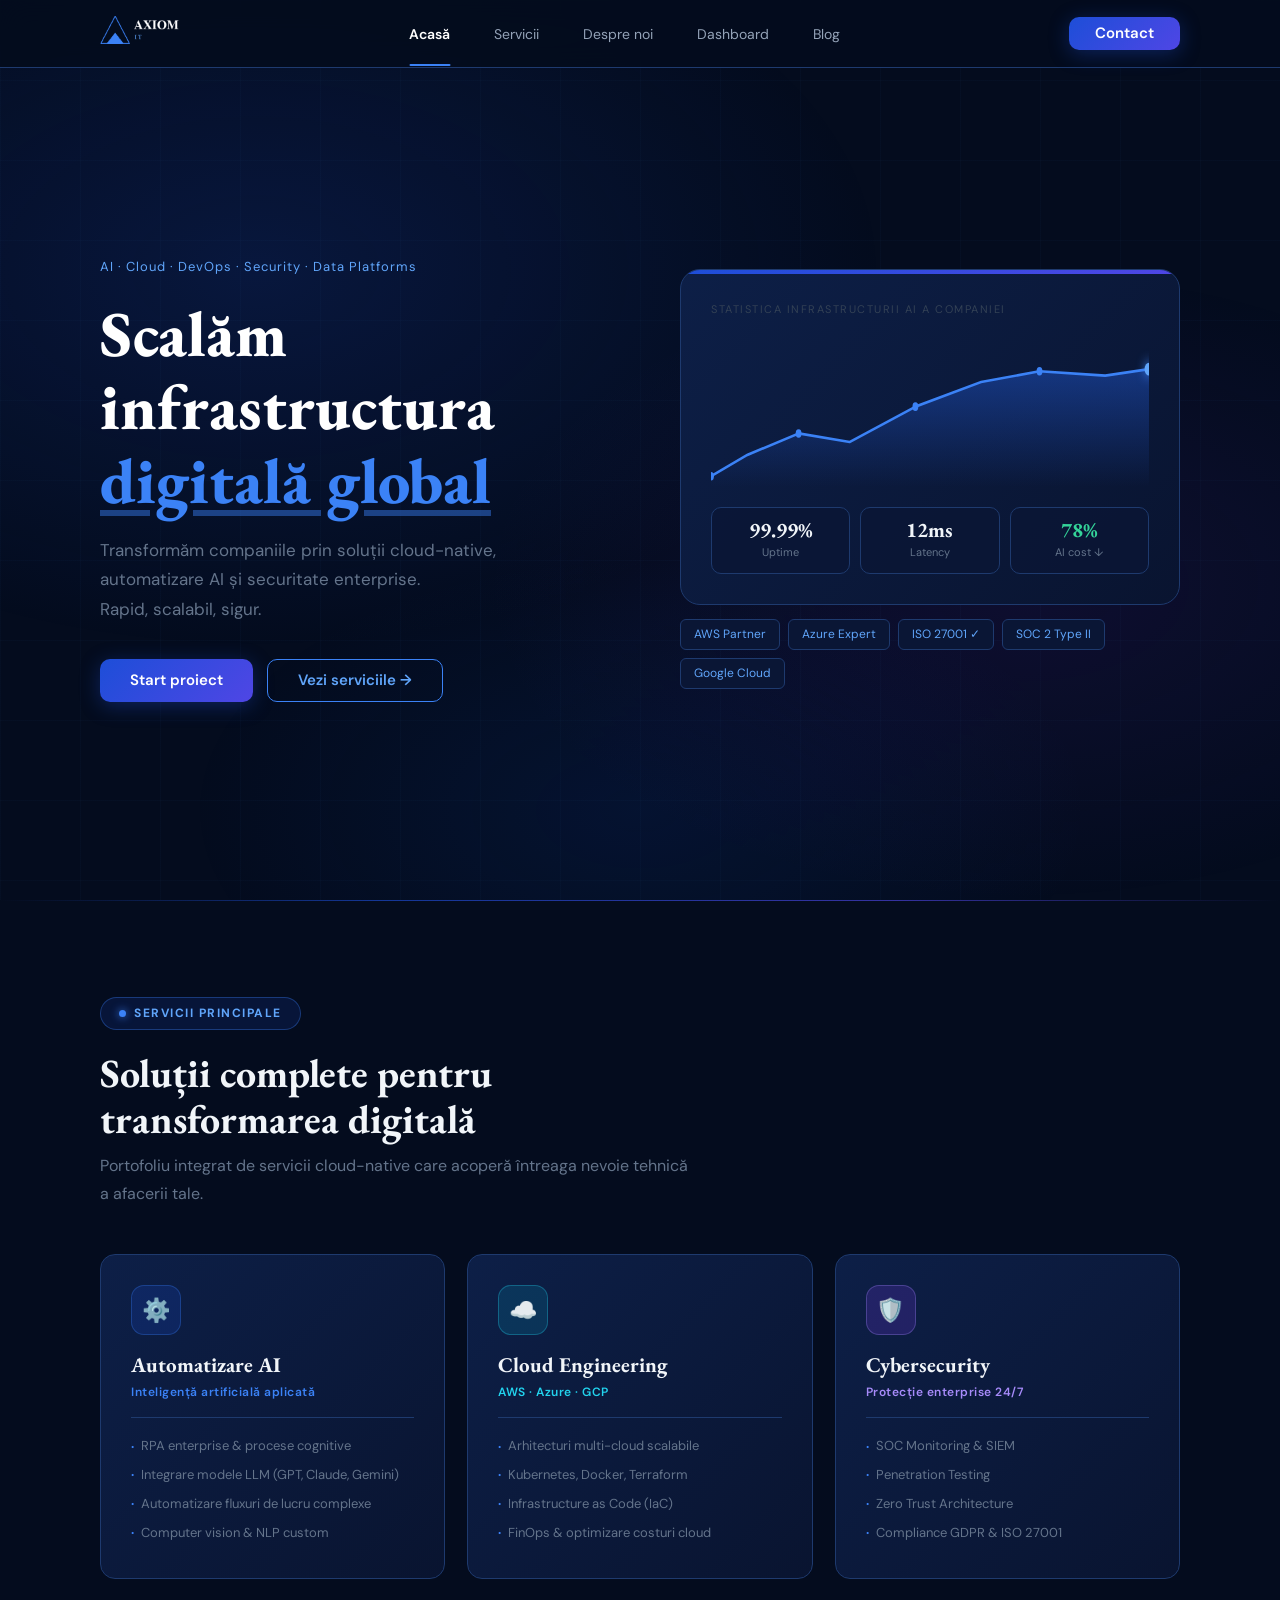
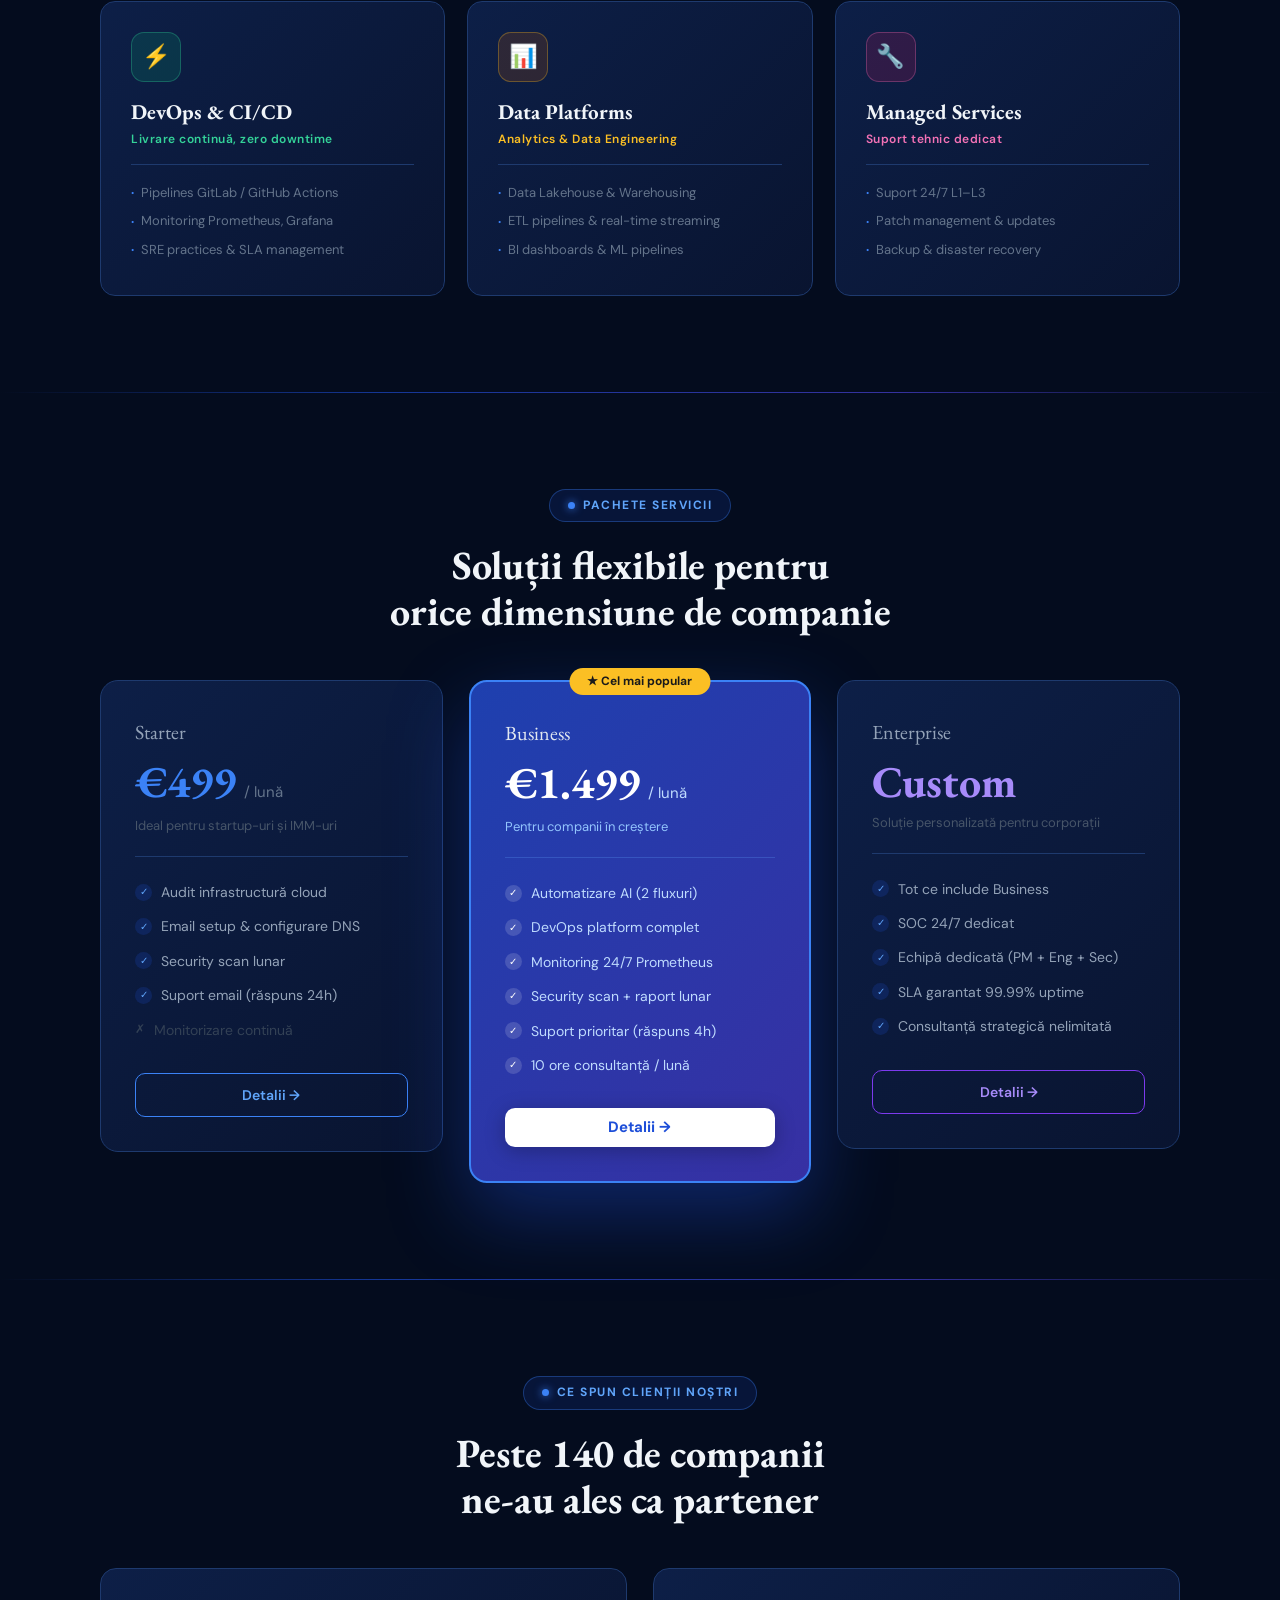
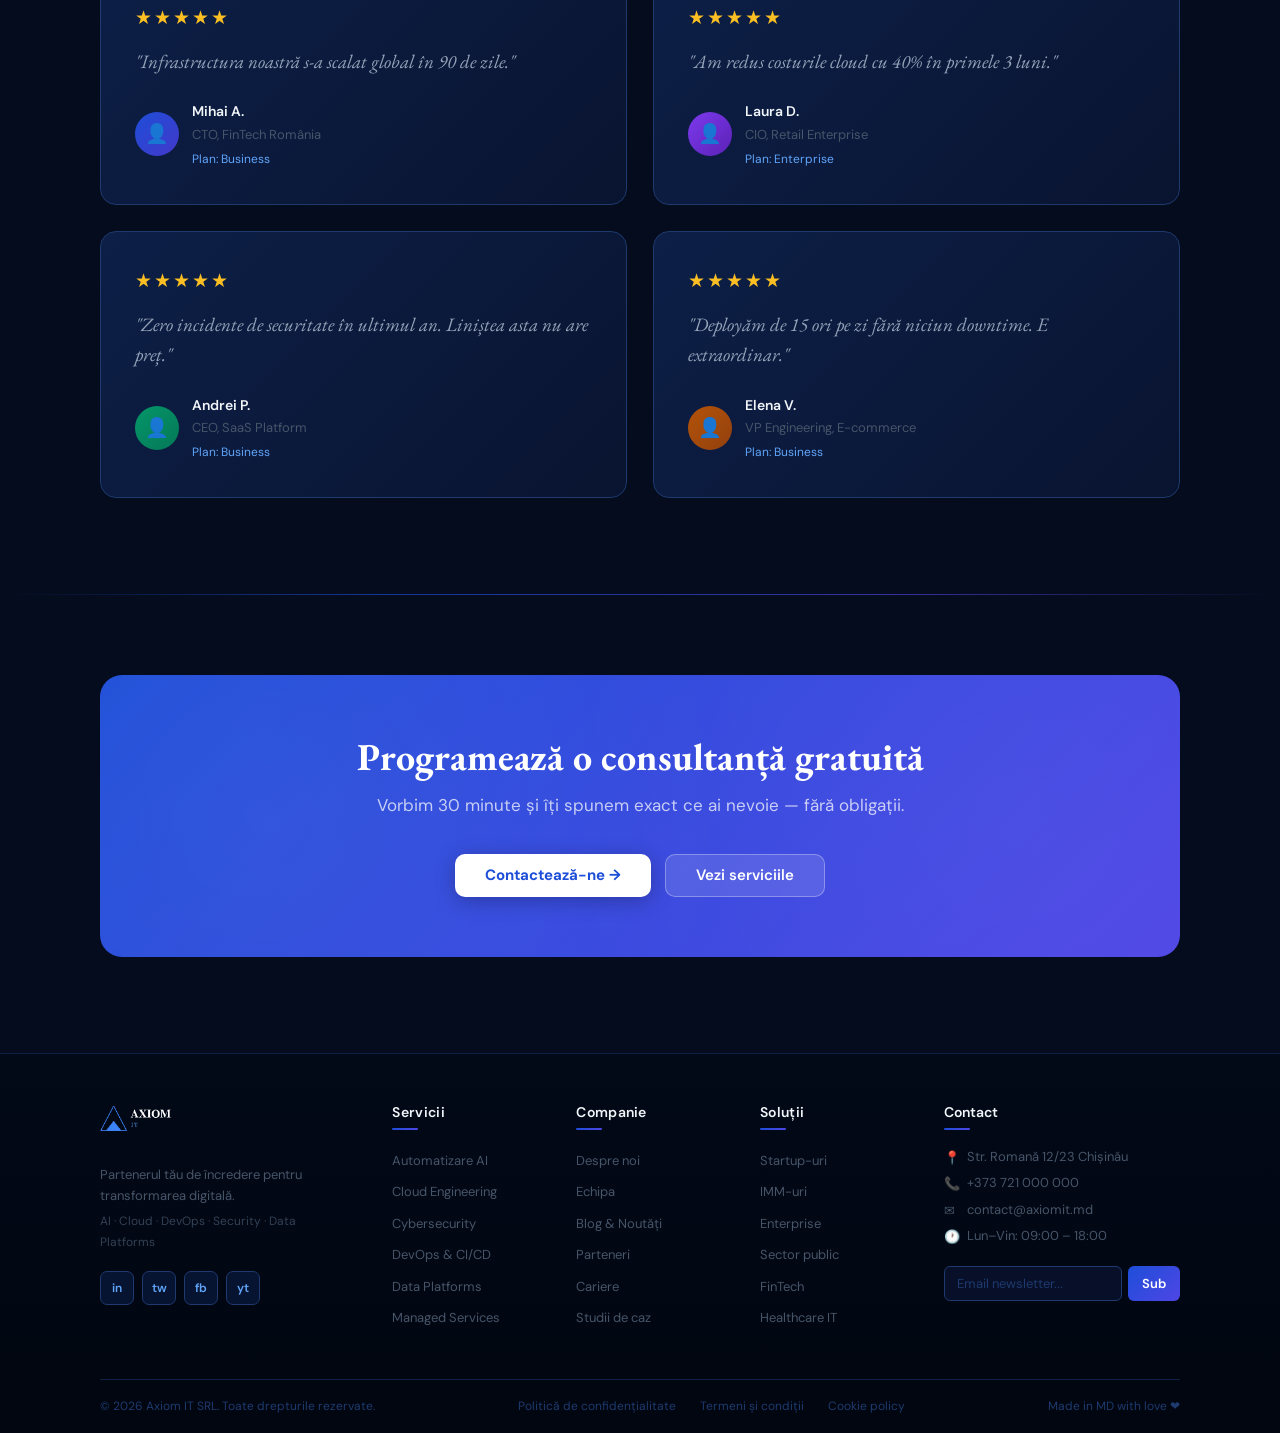
<file: index.html>
<!DOCTYPE html>
<html lang="ro">
<head>
<meta charset="UTF-8"/>
<meta name="viewport" content="width=device-width, initial-scale=1.0"/>
<title>Axiom IT — Scalăm infrastructura digitală global</title>
<link rel="preconnect" href="https://fonts.googleapis.com"/>
<link href="https://fonts.googleapis.com/css2?family=EB+Garamond:ital,wght@0,400;0,600;0,700;0,800;1,400&family=DM+Sans:wght@300;400;500;600&display=swap" rel="stylesheet"/>
<link rel="stylesheet" href="./css/axiom-it.css"/>
</head>
<body class="pagina">

<nav class="bara-navigare">
  <div class="container">
    <a href="index.html" class="logo-nav">
      <img src="./img/logo-axiom.png" alt="Axiom IT"/>
    </a>
    <ul class="linkuri-nav">
      <li><a href="index.html" class="activ">Acasă</a></li>
      <li><a href="services.html">Servicii</a></li>
      <li><a href="about.html">Despre noi</a></li>
      <li><a href="dashboard.html">Dashboard</a></li>
      <li><a href="blog.html">Blog</a></li>
    </ul>
    <a href="#contact" class="buton buton-principal buton-contact-nav">Contact</a>
  </div>
</nav>

<section style="padding-top:0;padding-bottom:0">
  <div class="container">
    <div class="sectiunea-hero">

      <div class="hero-stanga">
        <p class="subtitlu-hero">AI · Cloud · DevOps · Security · Data Platforms</p>
        <h1>Scalăm infrastructura<br><span class="accent">digitală global</span></h1>
        <p class="descriere-hero">
          Transformăm companiile prin soluții cloud-native, automatizare AI și securitate enterprise.<br>
          Rapid, scalabil, sigur.
        </p>
        <div class="butoane-hero">
          <a href="#contact" class="buton buton-principal">Start proiect</a>
          <a href="services.html" class="buton buton-contur">Vezi serviciile →</a>
        </div>
      </div>

      <div class="hero-dreapta">
        <div class="card-statistici">
          <p class="eticheta-card-statistici">Statistica infrastructurii AI a companiei</p>
          <div class="zona-grafic">
            <svg viewBox="0 0 600 140" preserveAspectRatio="none">
              <defs>
                <linearGradient id="umpluturaGrafic" x1="0" y1="0" x2="0" y2="1">
                  <stop offset="0%" stop-color="#2563eb" stop-opacity="0.4"/>
                  <stop offset="100%" stop-color="#2563eb" stop-opacity="0"/>
                </linearGradient>
              </defs>
              <polygon points="0,130 50,110 120,90 190,98 280,65 370,42 450,32 540,36 600,30 600,140 0,140" fill="url(#umpluturaGrafic)"/>
              <polyline class="linie-grafic"
                points="0,130 50,110 120,90 190,98 280,65 370,42 450,32 540,36 600,30"
                fill="none" stroke="#3b82f6" stroke-width="2.5" stroke-linecap="round" stroke-linejoin="round"/>
              <circle cx="0"   cy="130" r="4" fill="#3b82f6"/>
              <circle cx="120" cy="90"  r="4" fill="#3b82f6"/>
              <circle cx="280" cy="65"  r="4" fill="#3b82f6"/>
              <circle cx="450" cy="32"  r="4" fill="#3b82f6"/>
              <circle cx="600" cy="30"  r="6" fill="#60a5fa" style="filter:drop-shadow(0 0 6px #3b82f6)"/>
            </svg>
          </div>
          <div class="rand-metrici">
            <div class="pastila-metrica">
              <div class="valoare">99.99%</div>
              <div class="eticheta-metrica">Uptime</div>
            </div>
            <div class="pastila-metrica">
              <div class="valoare">12ms</div>
              <div class="eticheta-metrica">Latency</div>
            </div>
            <div class="pastila-metrica">
              <div class="valoare verde">78%</div>
              <div class="eticheta-metrica">AI cost ↓</div>
            </div>
          </div>
        </div>
        <div class="rand-certificate">
          <span class="pastila-certificat">AWS Partner</span>
          <span class="pastila-certificat">Azure Expert</span>
          <span class="pastila-certificat">ISO 27001 ✓</span>
          <span class="pastila-certificat">SOC 2 Type II</span>
          <span class="pastila-certificat">Google Cloud</span>
        </div>
      </div>

    </div>
  </div>
</section>

<div class="separator"></div>

<section class="sectiunea-servicii">
  <div class="container">
    <div class="antet-sectiune apare">
      <span class="eticheta-sectiune eticheta-albastra">Servicii principale</span>
      <h2>Soluții complete pentru<br>transformarea digitală</h2>
      <p>Portofoliu integrat de servicii cloud-native care acoperă întreaga nevoie tehnică a afacerii tale.</p>
    </div>

    <div class="grila-servicii">
      <div class="card-serviciu cs-ai apare intarziere-1">
        <div class="pictograma-serviciu pictograma-ai">⚙️</div>
        <h3>Automatizare AI</h3>
        <p class="subtitlu-serviciu c-albastru">Inteligență artificială aplicată</p>
        <div class="separator-serviciu"></div>
        <ul class="caracteristici-serviciu">
          <li>RPA enterprise & procese cognitive</li>
          <li>Integrare modele LLM (GPT, Claude, Gemini)</li>
          <li>Automatizare fluxuri de lucru complexe</li>
          <li>Computer vision & NLP custom</li>
        </ul>
      </div>
      <div class="card-serviciu cs-cloud apare intarziere-2">
        <div class="pictograma-serviciu pictograma-cloud">☁️</div>
        <h3>Cloud Engineering</h3>
        <p class="subtitlu-serviciu c-cyan">AWS · Azure · GCP</p>
        <div class="separator-serviciu"></div>
        <ul class="caracteristici-serviciu">
          <li>Arhitecturi multi-cloud scalabile</li>
          <li>Kubernetes, Docker, Terraform</li>
          <li>Infrastructure as Code (IaC)</li>
          <li>FinOps & optimizare costuri cloud</li>
        </ul>
      </div>
      <div class="card-serviciu cs-sec apare intarziere-3">
        <div class="pictograma-serviciu pictograma-sec">🛡️</div>
        <h3>Cybersecurity</h3>
        <p class="subtitlu-serviciu c-mov">Protecție enterprise 24/7</p>
        <div class="separator-serviciu"></div>
        <ul class="caracteristici-serviciu">
          <li>SOC Monitoring & SIEM</li>
          <li>Penetration Testing</li>
          <li>Zero Trust Architecture</li>
          <li>Compliance GDPR & ISO 27001</li>
        </ul>
      </div>
      <div class="card-serviciu cs-devops apare intarziere-1">
        <div class="pictograma-serviciu pictograma-devops">⚡</div>
        <h3>DevOps & CI/CD</h3>
        <p class="subtitlu-serviciu c-verde">Livrare continuă, zero downtime</p>
        <div class="separator-serviciu"></div>
        <ul class="caracteristici-serviciu">
          <li>Pipelines GitLab / GitHub Actions</li>
          <li>Monitoring Prometheus, Grafana</li>
          <li>SRE practices & SLA management</li>
        </ul>
      </div>
      <div class="card-serviciu cs-date apare intarziere-2">
        <div class="pictograma-serviciu pictograma-date">📊</div>
        <h3>Data Platforms</h3>
        <p class="subtitlu-serviciu c-chihlimbar">Analytics & Data Engineering</p>
        <div class="separator-serviciu"></div>
        <ul class="caracteristici-serviciu">
          <li>Data Lakehouse & Warehousing</li>
          <li>ETL pipelines & real-time streaming</li>
          <li>BI dashboards & ML pipelines</li>
        </ul>
      </div>
      <div class="card-serviciu cs-gestionat apare intarziere-3">
        <div class="pictograma-serviciu pictograma-gestionat">🔧</div>
        <h3>Managed Services</h3>
        <p class="subtitlu-serviciu c-roz">Suport tehnic dedicat</p>
        <div class="separator-serviciu"></div>
        <ul class="caracteristici-serviciu">
          <li>Suport 24/7 L1–L3</li>
          <li>Patch management & updates</li>
          <li>Backup & disaster recovery</li>
        </ul>
      </div>
    </div>
  </div>
</section>

<div class="separator"></div>

<section class="sectiunea-preturi">
  <div class="container">
    <div class="antet-sectiune apare" style="text-align:center;max-width:640px;margin:0 auto 0">
      <span class="eticheta-sectiune eticheta-albastra">Pachete servicii</span>
      <h2>Soluții flexibile pentru<br>orice dimensiune de companie</h2>
    </div>
    <div class="grila-preturi">

      <div class="card-pret apare intarziere-1">
        <p class="nivel-pret">Starter</p>
        <div style="display:flex;align-items:baseline;gap:8px;margin-bottom:6px">
          <span class="suma-pret">€499</span>
          <span class="perioada-pret">/ lună</span>
        </div>
        <p class="descriere-pret">Ideal pentru startup-uri și IMM-uri</p>
        <div class="separator-pret"></div>
        <ul class="caracteristici-pret">
          <li><span class="bifa">✓</span> Audit infrastructură cloud</li>
          <li><span class="bifa">✓</span> Email setup & configurare DNS</li>
          <li><span class="bifa">✓</span> Security scan lunar</li>
          <li><span class="bifa">✓</span> Suport email (răspuns 24h)</li>
          <li><span class="x">✗</span> <span style="color:var(--gri-mai-inchis)">Monitorizare continuă</span></li>
        </ul>
        <button class="buton-pret-contur">Detalii →</button>
      </div>

      <div class="card-pret recomandat apare intarziere-2">
        <div class="insigna-popular">★ Cel mai popular</div>
        <p class="nivel-pret">Business</p>
        <div style="display:flex;align-items:baseline;gap:8px;margin-bottom:6px">
          <span class="suma-pret">€1.499</span>
          <span class="perioada-pret">/ lună</span>
        </div>
        <p class="descriere-pret" style="color:#93c5fd">Pentru companii în creștere</p>
        <div class="separator-pret"></div>
        <ul class="caracteristici-pret">
          <li><span class="bifa">✓</span> Automatizare AI (2 fluxuri)</li>
          <li><span class="bifa">✓</span> DevOps platform complet</li>
          <li><span class="bifa">✓</span> Monitoring 24/7 Prometheus</li>
          <li><span class="bifa">✓</span> Security scan + raport lunar</li>
          <li><span class="bifa">✓</span> Suport prioritar (răspuns 4h)</li>
          <li><span class="bifa">✓</span> 10 ore consultanță / lună</li>
        </ul>
        <a href="contact" class="buton buton-alb" style="width:100%;justify-content:center;padding:12px;display:flex">Detalii →</a>
      </div>

      <div class="card-pret apare intarziere-3">
        <p class="nivel-pret">Enterprise</p>
        <div style="margin-bottom:6px">
          <span class="suma-pret">Custom</span>
        </div>
        <p class="descriere-pret">Soluție personalizată pentru corporații</p>
        <div class="separator-pret"></div>
        <ul class="caracteristici-pret">
          <li><span class="bifa">✓</span> Tot ce include Business</li>
          <li><span class="bifa">✓</span> SOC 24/7 dedicat</li>
          <li><span class="bifa">✓</span> Echipă dedicată (PM + Eng + Sec)</li>
          <li><span class="bifa">✓</span> SLA garantat 99.99% uptime</li>
          <li><span class="bifa">✓</span> Consultanță strategică nelimitată</li>
        </ul>
        <button class="buton-pret-enterprise">Detalii →</button>
      </div>

    </div>
  </div>
</section>

<div class="separator"></div>

<section class="sectiunea-testimoniale">
  <div class="container">
    <div class="antet-sectiune apare" style="text-align:center;max-width:640px;margin:0 auto 0">
      <span class="eticheta-sectiune eticheta-albastra">Ce spun clienții noștri</span>
      <h2>Peste 140 de companii<br>ne-au ales ca partener</h2>
    </div>
    <div class="grila-testimoniale">
      <div class="card-testimonial apare intarziere-1">
        <span class="stele">★★★★★</span>
        <p class="citat-testimonial">"Infrastructura noastră s-a scalat global în 90 de zile."</p>
        <div class="autor-testimonial">
          <div class="avatar-autor" style="background:linear-gradient(135deg,#1d4ed8,#4338ca)">👤</div>
          <div class="info-autor">
            <p class="nume-autor">Mihai A.</p>
            <p class="rol-autor">CTO, FinTech România</p>
            <p class="plan-autor">Plan: Business</p>
          </div>
        </div>
      </div>
      <div class="card-testimonial apare intarziere-2">
        <span class="stele">★★★★★</span>
        <p class="citat-testimonial">"Am redus costurile cloud cu 40% în primele 3 luni."</p>
        <div class="autor-testimonial">
          <div class="avatar-autor" style="background:linear-gradient(135deg,#7c3aed,#5b21b6)">👤</div>
          <div class="info-autor">
            <p class="nume-autor">Laura D.</p>
            <p class="rol-autor">CIO, Retail Enterprise</p>
            <p class="plan-autor">Plan: Enterprise</p>
          </div>
        </div>
      </div>
      <div class="card-testimonial apare intarziere-3">
        <span class="stele">★★★★★</span>
        <p class="citat-testimonial">"Zero incidente de securitate în ultimul an. Liniștea asta nu are preț."</p>
        <div class="autor-testimonial">
          <div class="avatar-autor" style="background:linear-gradient(135deg,#059669,#047857)">👤</div>
          <div class="info-autor">
            <p class="nume-autor">Andrei P.</p>
            <p class="rol-autor">CEO, SaaS Platform</p>
            <p class="plan-autor">Plan: Business</p>
          </div>
        </div>
      </div>
      <div class="card-testimonial apare intarziere-4">
        <span class="stele">★★★★★</span>
        <p class="citat-testimonial">"Deployăm de 15 ori pe zi fără niciun downtime. E extraordinar."</p>
        <div class="autor-testimonial">
          <div class="avatar-autor" style="background:linear-gradient(135deg,#b45309,#92400e)">👤</div>
          <div class="info-autor">
            <p class="nume-autor">Elena V.</p>
            <p class="rol-autor">VP Engineering, E-commerce</p>
            <p class="plan-autor">Plan: Business</p>
          </div>
        </div>
      </div>
    </div>
  </div>
</section>

<div class="separator"></div>

<section style="padding:80px 0 0">
  <div class="container">
    <div class="banner-cta apare">
      <h2>Programează o consultanță gratuită</h2>
      <p>Vorbim 30 minute și îți spunem exact ce ai nevoie — fără obligații.</p>
      <div class="butoane-banner-cta">
        <a href="#contact" class="buton buton-alb">Contactează-ne →</a>
        <a href="services.html" class="buton" style="background:rgba(255,255,255,.12);color:#fff;border:1.5px solid rgba(255,255,255,.3)">Vezi serviciile</a>
      </div>
    </div>
  </div>
</section>

<footer class="subsol" id="contact">
  <div class="container">
    <div class="subsol-principal">

      <div class="subsol-brand">
        <a href="index.html" class="logo-subsol">
          <img src="./img/logo-axiom.png" alt="Axiom IT"/>
        </a>
        <p class="descriere-brand">Partenerul tău de încredere pentru transformarea digitală.</p>
        <p class="tagline-brand">AI · Cloud · DevOps · Security · Data Platforms</p>
        <div class="retele-sociale">
          <button class="buton-social">in</button>
          <button class="buton-social">tw</button>
          <button class="buton-social">fb</button>
          <button class="buton-social">yt</button>
        </div>
      </div>

      <div class="coloana-subsol">
        <h4>Servicii</h4>
        <ul>
          <li><a href="services.html">Automatizare AI</a></li>
          <li><a href="services.html">Cloud Engineering</a></li>
          <li><a href="services.html">Cybersecurity</a></li>
          <li><a href="services.html">DevOps & CI/CD</a></li>
          <li><a href="services.html">Data Platforms</a></li>
          <li><a href="services.html">Managed Services</a></li>
        </ul>
      </div>

      <div class="coloana-subsol">
        <h4>Companie</h4>
        <ul>
          <li><a href="about.html">Despre noi</a></li>
          <li><a href="about.html">Echipa</a></li>
          <li><a href="blog.html">Blog & Noutăți</a></li>
          <li><a href="./alte fisiere/AxiomIT_Parteneri.docx" download>Parteneri</a></li>
          <li><a href="./alte fisiere/AxiomIT_Cariere.docx" download>Cariere</a></li>
          <li><a href="./alte fisiere/AxiomIT_Studii_de_Caz.xlsx" download>Studii de caz</a></li>
        </ul>
      </div>

      <div class="coloana-subsol">
        <h4>Soluții</h4>
        <ul>
          <li><a href="./alte fisiere/AXIOM IT - Soluții Tehnologice Complete.pptx" download>Startup-uri</a></li>
          <li><a href="./alte fisiere/AXIOM IT - Soluții Tehnologice Complete.pptx" download>IMM-uri</a></li>
          <li><a href="./alte fisiere/AXIOM IT - Soluții Tehnologice Complete.pptx" download>Enterprise</a></li>
          <li><a href="./alte fisiere/AXIOM IT - Soluții Tehnologice Complete.pptx" download>Sector public</a></li>
          <li><a href="./alte fisiere/AXIOM IT - Soluții Tehnologice Complete.pptx" download>FinTech</a></li>
          <li><a href="./alte fisiere/AXIOM IT - Soluții Tehnologice Complete.pptx" download>Healthcare IT</a></li>
        </ul>
      </div>

      <div class="coloana-contact">
        <h4>Contact</h4>
          <div class="linie-contact"><span class="icon-contact">📍</span>Str. Romană 12/23 Chișinău</div>
          <div class="linie-contact"><span class="icon-contact">📞</span>+373 721 000 000</div>
          <div class="linie-contact"><span class="icon-contact">✉</span>contact@axiomit.md</div>
          <div class="linie-contact"><span class="icon-contact">🕐</span>Lun–Vin: 09:00 – 18:00</div>
        <div class="newsletter-subsol">
          <input type="email" placeholder="Email newsletter..."/>
          <button>Sub</button>
        </div>
      </div>

    </div>

    <div class="bara-subsol-jos">
      <p>© 2026 Axiom IT SRL. Toate drepturile rezervate.</p>
      <div class="linkuri-subsol-jos">
        <a href="./alte fisiere/politica-confidentialitate.pdf" download>Politică de confidențialitate</a>
        <a href="./alte fisiere/termeni-conditii.pdf" download>Termeni și condiții</a>
        <a href="./alte fisiere/cookie-policy.pdf" download>Cookie policy</a>
      </div>
      <p class="text-dreapta-subsol">Made in MD with love ❤</p>
    </div>
  </div>
</footer>

</body>
</html>
</file>
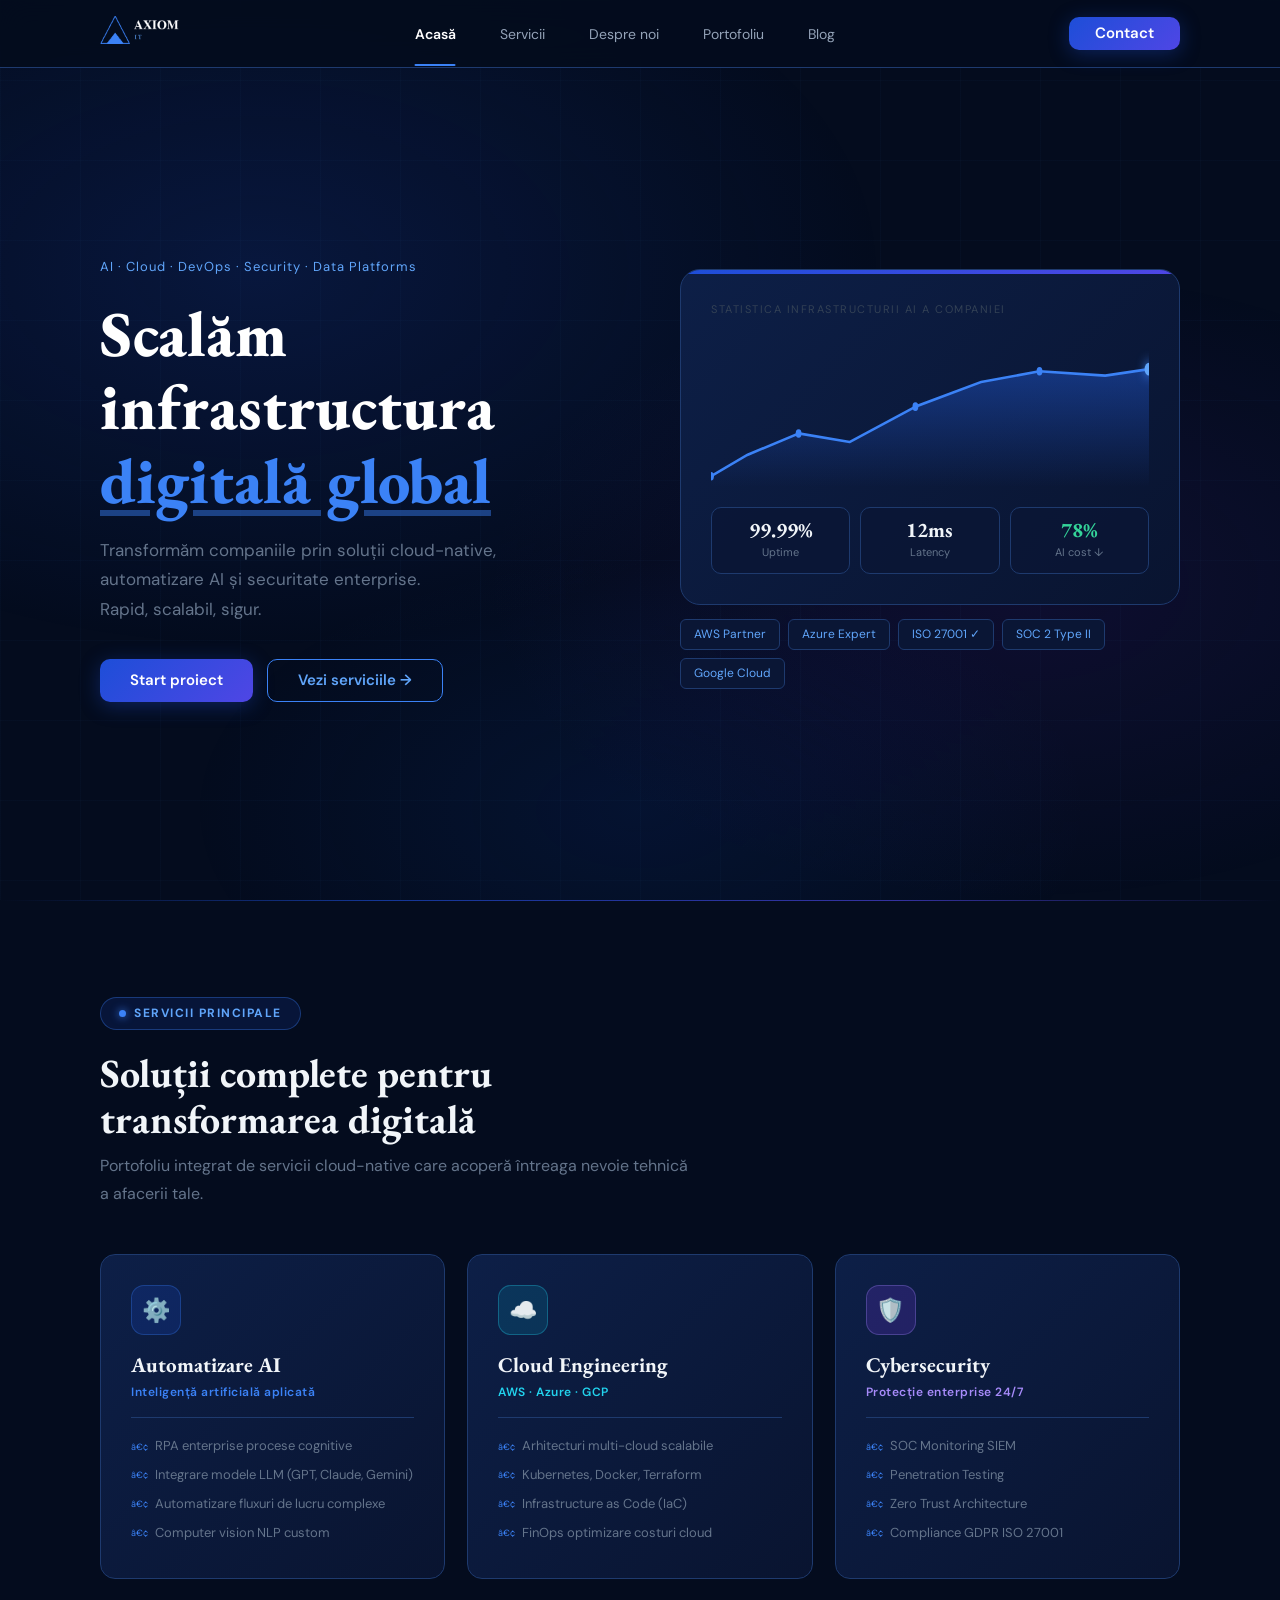
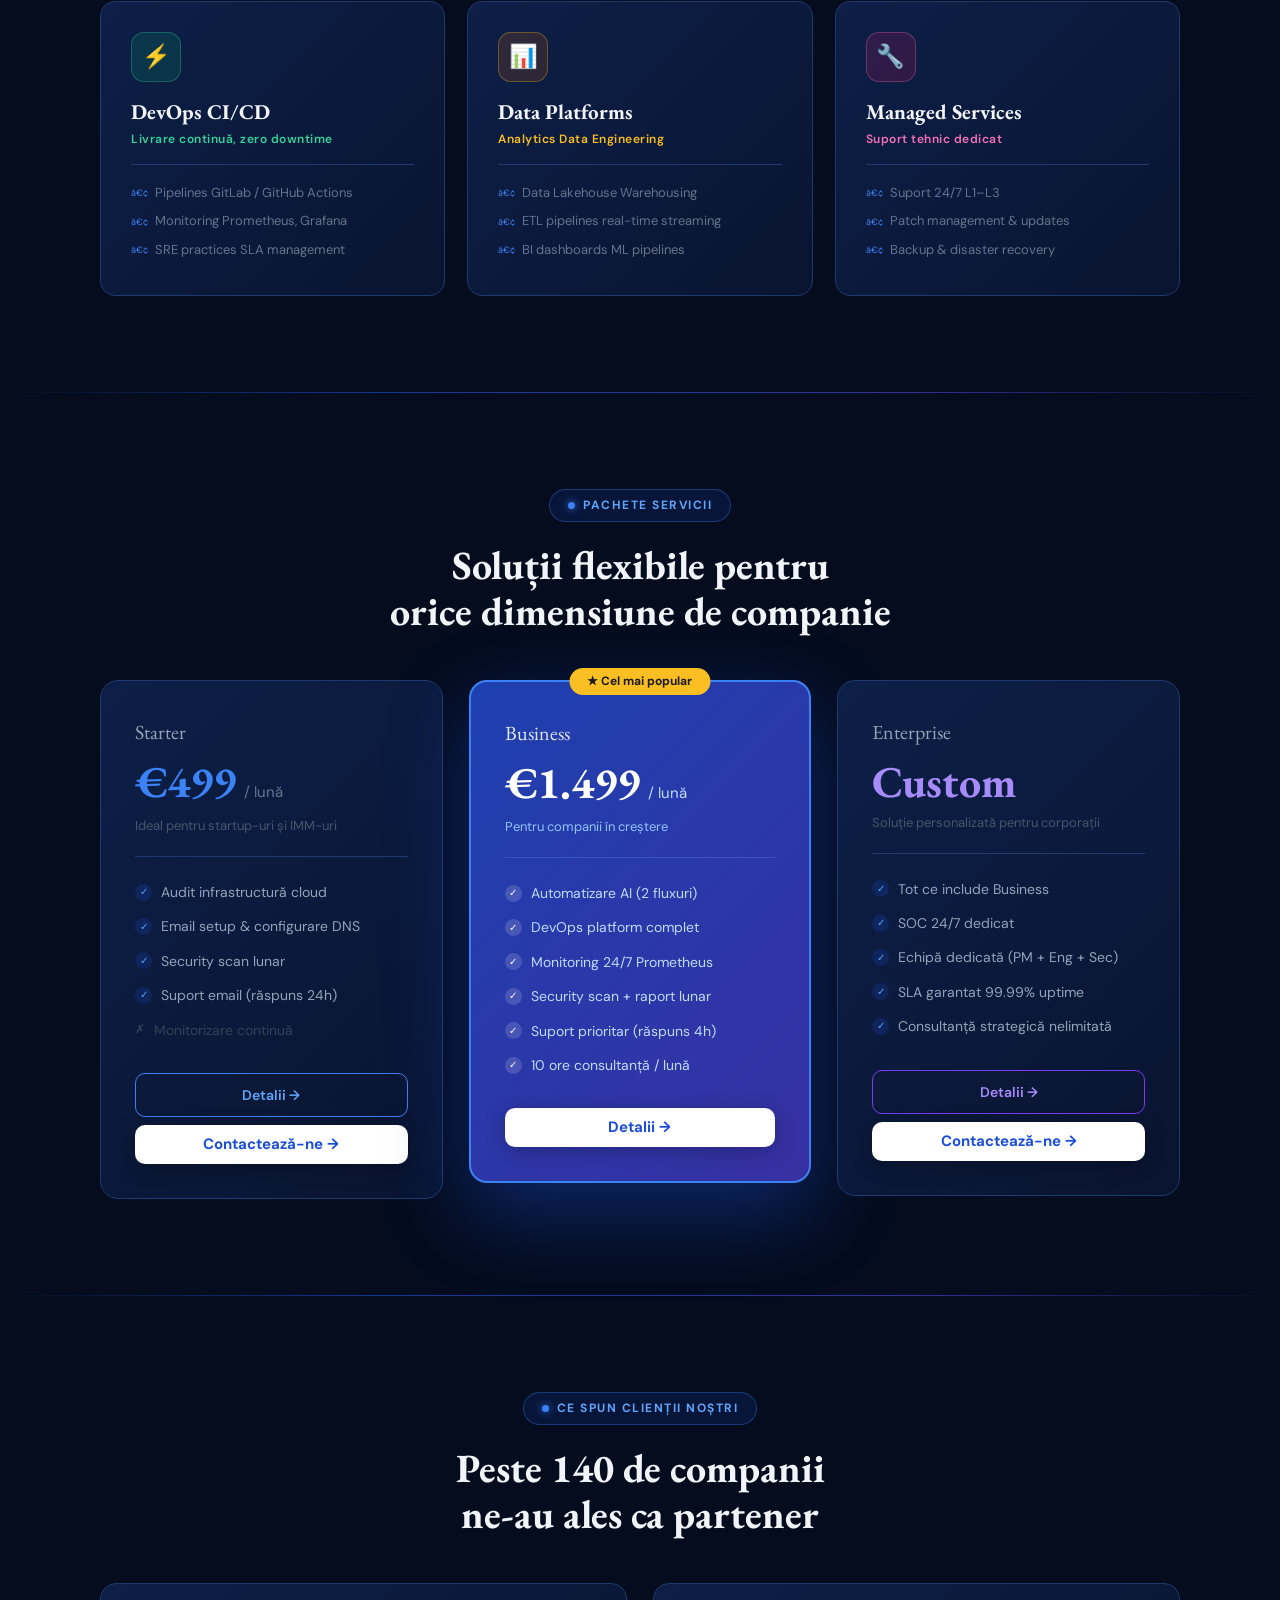
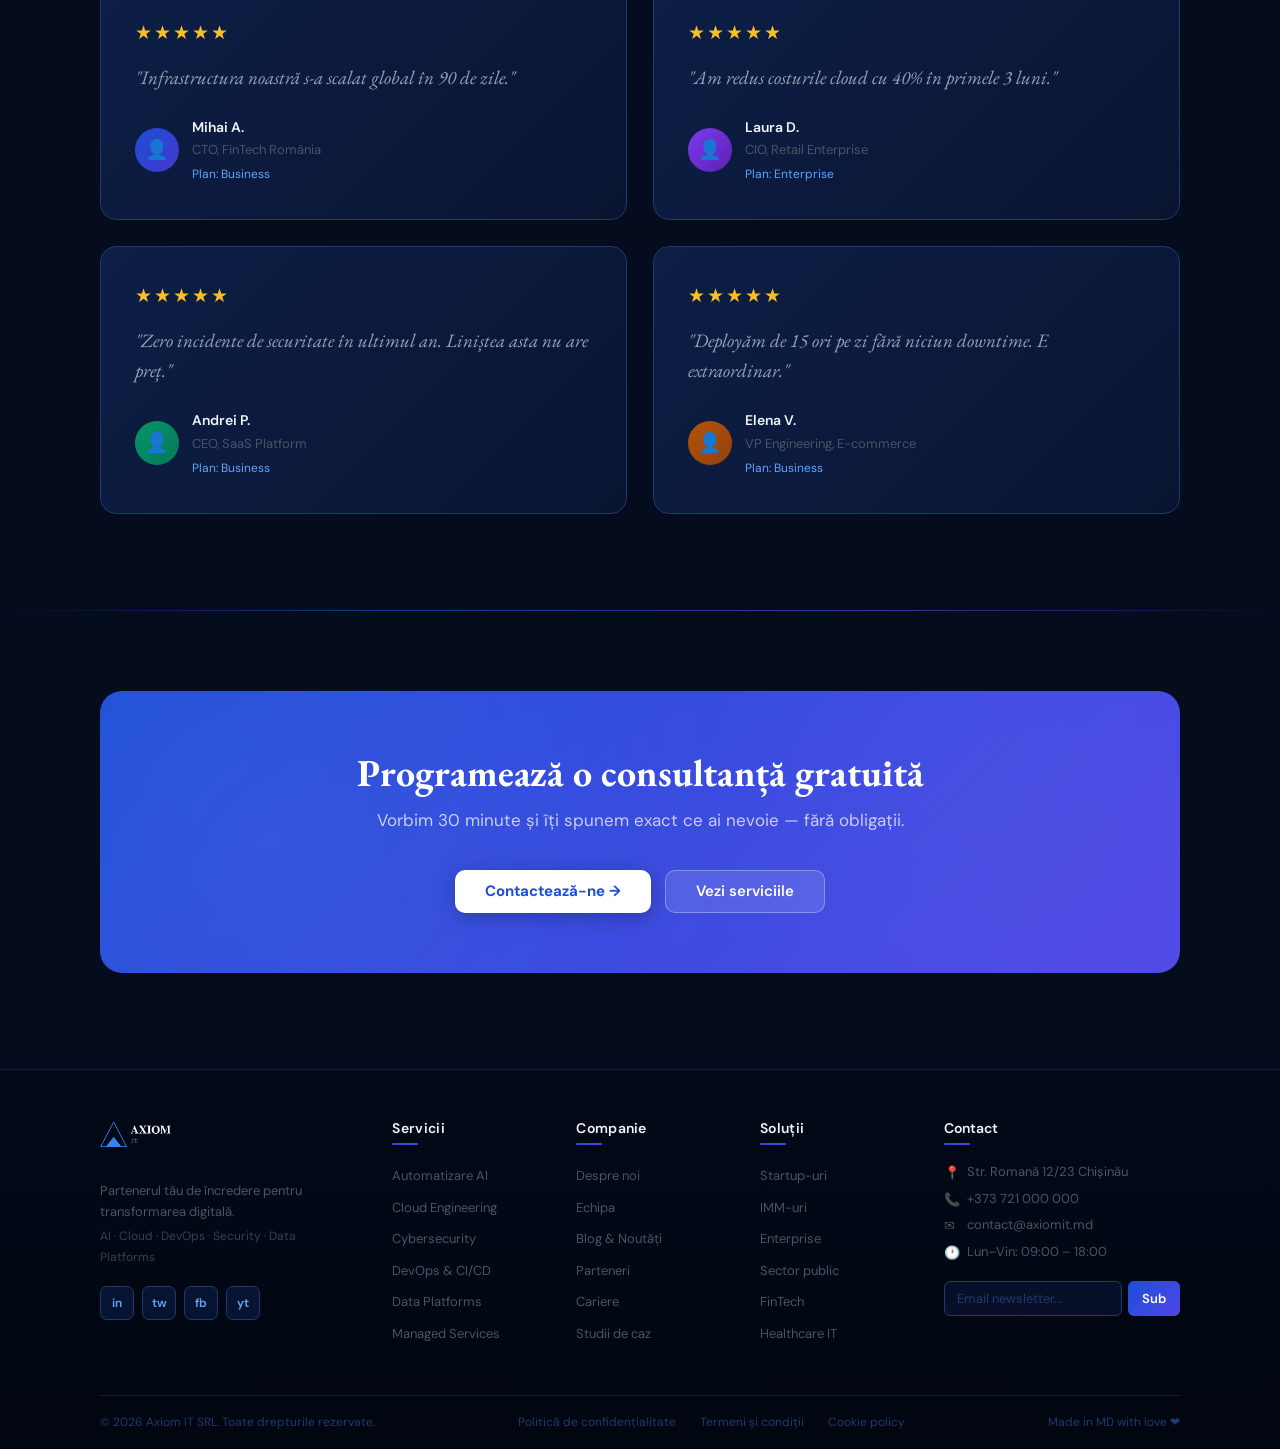
<file: SITE PARTEA 1/index.html>
<!DOCTYPE html>
<html lang="ro">
<head>
<meta charset="UTF-8"/>
<meta name="viewport" content="width=device-width, initial-scale=1.0"/>
<title>Axiom IT — Scalăm infrastructura digitală global</title>
<link rel="preconnect" href="https://fonts.googleapis.com"/>
<link href="https://fonts.googleapis.com/css2?family=EB+Garamond:ital,wght@0,400;0,600;0,700;0,800;1,400&family=DM+Sans:wght@300;400;500;600&display=swap" rel="stylesheet"/>
<link rel="stylesheet" href="/SITE PARTEA 1/css/axiom-it.css"/>
</head>
<body class="pagina">

<nav class="bara-navigare">
  <div class="container">
    <a href="/SITE PARTEA 1/index.html" class="logo-nav">
      <img src="/img/logo-axiom.png" alt="Axiom IT"/>
    </a>
    <ul class="linkuri-nav">
      <li><a href="/SITE PARTEA 1/index.html" class="activ">Acasă</a></li>
      <li><a href="/SITE PARTEA 1/services.html">Servicii</a></li>
      <li><a href="/SITE PARTEA 1/about.html">Despre noi</a></li>
      <li><a href="/SITE PARTEA 1/portofolio.html">Portofoliu</a></li>
      <li><a href="/SITE PARTEA 1/blog.html">Blog</a></li>
    </ul>
    <a href="#contact" class="buton buton-principal buton-contact-nav">Contact</a>
  </div>
</nav>

<section style="padding-top:0;padding-bottom:0">
  <div class="container">
    <div class="sectiunea-hero">

      <div class="hero-stanga">
        <p class="subtitlu-hero">AI · Cloud · DevOps · Security · Data Platforms</p>
        <h1>Scalăm infrastructura<br><span class="accent">digitală global</span></h1>
        <p class="descriere-hero">
          Transformăm companiile prin soluții cloud-native, automatizare AI și securitate enterprise.<br>
          Rapid, scalabil, sigur.
        </p>
        <div class="butoane-hero">
          <a href="#contact" class="buton buton-principal">Start proiect</a>
          <a href="services.html" class="buton buton-contur">Vezi serviciile →</a>
        </div>
      </div>

      <div class="hero-dreapta">
        <div class="card-statistici">
          <p class="eticheta-card-statistici">Statistica infrastructurii AI a companiei</p>
          <div class="zona-grafic">
            <svg viewBox="0 0 600 140" preserveAspectRatio="none">
              <defs>
                <linearGradient id="umpluturaGrafic" x1="0" y1="0" x2="0" y2="1">
                  <stop offset="0%" stop-color="#2563eb" stop-opacity="0.4"/>
                  <stop offset="100%" stop-color="#2563eb" stop-opacity="0"/>
                </linearGradient>
              </defs>
              <polygon points="0,130 50,110 120,90 190,98 280,65 370,42 450,32 540,36 600,30 600,140 0,140" fill="url(#umpluturaGrafic)"/>
              <polyline class="linie-grafic"
                points="0,130 50,110 120,90 190,98 280,65 370,42 450,32 540,36 600,30"
                fill="none" stroke="#3b82f6" stroke-width="2.5" stroke-linecap="round" stroke-linejoin="round"/>
              <circle cx="0"   cy="130" r="4" fill="#3b82f6"/>
              <circle cx="120" cy="90"  r="4" fill="#3b82f6"/>
              <circle cx="280" cy="65"  r="4" fill="#3b82f6"/>
              <circle cx="450" cy="32"  r="4" fill="#3b82f6"/>
              <circle cx="600" cy="30"  r="6" fill="#60a5fa" style="filter:drop-shadow(0 0 6px #3b82f6)"/>
            </svg>
          </div>
          <div class="rand-metrici">
            <div class="pastila-metrica">
              <div class="valoare">99.99%</div>
              <div class="eticheta-metrica">Uptime</div>
            </div>
            <div class="pastila-metrica">
              <div class="valoare">12ms</div>
              <div class="eticheta-metrica">Latency</div>
            </div>
            <div class="pastila-metrica">
              <div class="valoare verde">78%</div>
              <div class="eticheta-metrica">AI cost ↓</div>
            </div>
          </div>
        </div>
        <div class="rand-certificate">
          <span class="pastila-certificat">AWS Partner</span>
          <span class="pastila-certificat">Azure Expert</span>
          <span class="pastila-certificat">ISO 27001 ✓</span>
          <span class="pastila-certificat">SOC 2 Type II</span>
          <span class="pastila-certificat">Google Cloud</span>
        </div>
      </div>

    </div>
  </div>
</section>

<div class="separator"></div>

<section class="sectiunea-servicii">
  <div class="container">
    <div class="antet-sectiune apare">
      <span class="eticheta-sectiune eticheta-albastra">Servicii principale</span>
      <h2>Soluții complete pentru<br>transformarea digitală</h2>
      <p>Portofoliu integrat de servicii cloud-native care acoperă întreaga nevoie tehnică a afacerii tale.</p>
    </div>

    <div class="grila-servicii">
      <div class="card-serviciu cs-ai apare intarziere-1">
        <div class="pictograma-serviciu pictograma-ai">⚙️</div>
        <h3>Automatizare AI</h3>
        <p class="subtitlu-serviciu c-albastru">Inteligență artificială aplicată</p>
        <div class="separator-serviciu"></div>
        <ul class="caracteristici-serviciu">
          <li>RPA enterprise  procese cognitive</li>
          <li>Integrare modele LLM (GPT, Claude, Gemini)</li>
          <li>Automatizare fluxuri de lucru complexe</li>
          <li>Computer vision NLP custom</li>
        </ul>
      </div>
      <div class="card-serviciu cs-cloud apare intarziere-2">
        <div class="pictograma-serviciu pictograma-cloud">☁️</div>
        <h3>Cloud Engineering</h3>
        <p class="subtitlu-serviciu c-cyan">AWS · Azure · GCP</p>
        <div class="separator-serviciu"></div>
        <ul class="caracteristici-serviciu">
          <li>Arhitecturi multi-cloud scalabile</li>
          <li>Kubernetes, Docker, Terraform</li>
          <li>Infrastructure as Code (IaC)</li>
          <li>FinOps optimizare costuri cloud</li>
        </ul>
      </div>
      <div class="card-serviciu cs-sec apare intarziere-3">
        <div class="pictograma-serviciu pictograma-sec">🛡️</div>
        <h3>Cybersecurity</h3>
        <p class="subtitlu-serviciu c-mov">Protecție enterprise 24/7</p>
        <div class="separator-serviciu"></div>
        <ul class="caracteristici-serviciu">
          <li>SOC Monitoring SIEM</li>
          <li>Penetration Testing</li>
          <li>Zero Trust Architecture</li>
          <li>Compliance GDPR ISO 27001</li>
        </ul>
      </div>
      <div class="card-serviciu cs-devops apare intarziere-1">
        <div class="pictograma-serviciu pictograma-devops">⚡</div>
        <h3>DevOps CI/CD</h3>
        <p class="subtitlu-serviciu c-verde">Livrare continuă, zero downtime</p>
        <div class="separator-serviciu"></div>
        <ul class="caracteristici-serviciu">
          <li>Pipelines GitLab / GitHub Actions</li>
          <li>Monitoring Prometheus, Grafana</li>
          <li>SRE practices SLA management</li>
        </ul>
      </div>
      <div class="card-serviciu cs-date apare intarziere-2">
        <div class="pictograma-serviciu pictograma-date">📊</div>
        <h3>Data Platforms</h3>
        <p class="subtitlu-serviciu c-chihlimbar">Analytics Data Engineering</p>
        <div class="separator-serviciu"></div>
        <ul class="caracteristici-serviciu">
          <li>Data Lakehouse Warehousing</li>
          <li>ETL pipelines real-time streaming</li>
          <li>BI dashboards ML pipelines</li>
        </ul>
      </div>
      <div class="card-serviciu cs-gestionat apare intarziere-3">
        <div class="pictograma-serviciu pictograma-gestionat">🔧</div>
        <h3>Managed Services</h3>
        <p class="subtitlu-serviciu c-roz">Suport tehnic dedicat</p>
        <div class="separator-serviciu"></div>
        <ul class="caracteristici-serviciu">
          <li>Suport 24/7 L1–L3</li>
          <li>Patch management & updates</li>
          <li>Backup & disaster recovery</li>
        </ul>
      </div>
    </div>
  </div>
</section>

<div class="separator"></div>

<section class="sectiunea-preturi">
  <div class="container">
    <div class="antet-sectiune apare" style="text-align:center;max-width:640px;margin:0 auto 0">
      <span class="eticheta-sectiune eticheta-albastra">Pachete servicii</span>
      <h2>Soluții flexibile pentru<br>orice dimensiune de companie</h2>
    </div>
    <div class="grila-preturi">

      <div class="card-pret apare intarziere-1">
        <p class="nivel-pret">Starter</p>
        <div style="display:flex;align-items:baseline;gap:8px;margin-bottom:6px">
          <span class="suma-pret">€499</span>
          <span class="perioada-pret">/ lună</span>
        </div>
        <p class="descriere-pret">Ideal pentru startup-uri și IMM-uri</p>
        <div class="separator-pret"></div>
        <ul class="caracteristici-pret">
          <li><span class="bifa">✓</span> Audit infrastructură cloud</li>
          <li><span class="bifa">✓</span> Email setup & configurare DNS</li>
          <li><span class="bifa">✓</span> Security scan lunar</li>
          <li><span class="bifa">✓</span> Suport email (răspuns 24h)</li>
          <li><span class="x">✗</span> <span style="color:var(--gri-mai-inchis)">Monitorizare continuă</span></li>
        </ul>
        <button class="buton-pret-contur">Detalii →</button>
        <a href="/SITE PARTEA 1/plata.html" class="buton buton-alb" style="width:100%;justify-content:center;padding:12px;display:flex;margin-top:8px">Contactează-ne →</a>
      </div>

      <div class="card-pret recomandat apare intarziere-2">
        <div class="insigna-popular">★ Cel mai popular</div>
        <p class="nivel-pret">Business</p>
        <div style="display:flex;align-items:baseline;gap:8px;margin-bottom:6px">
          <span class="suma-pret">€1.499</span>
          <span class="perioada-pret">/ lună</span>
        </div>
        <p class="descriere-pret" style="color:#93c5fd">Pentru companii în creștere</p>
        <div class="separator-pret"></div>
        <ul class="caracteristici-pret">
          <li><span class="bifa">✓</span> Automatizare AI (2 fluxuri)</li>
          <li><span class="bifa">✓</span> DevOps platform complet</li>
          <li><span class="bifa">✓</span> Monitoring 24/7 Prometheus</li>
          <li><span class="bifa">✓</span> Security scan + raport lunar</li>
          <li><span class="bifa">✓</span> Suport prioritar (răspuns 4h)</li>
          <li><span class="bifa">✓</span> 10 ore consultanță / lună</li>
        </ul>
        <a href="/SITE PARTEA 1/plata.html" class="buton buton-alb" style="width:100%;justify-content:center;padding:12px;display:flex">Detalii →</a>
      </div>

      <div class="card-pret apare intarziere-3">
        <p class="nivel-pret">Enterprise</p>
        <div style="margin-bottom:6px">
          <span class="suma-pret">Custom</span>
        </div>
        <p class="descriere-pret">Soluție personalizată pentru corporații</p>
        <div class="separator-pret"></div>
        <ul class="caracteristici-pret">
          <li><span class="bifa">✓</span> Tot ce include Business</li>
          <li><span class="bifa">✓</span> SOC 24/7 dedicat</li>
          <li><span class="bifa">✓</span> Echipă dedicată (PM + Eng + Sec)</li>
          <li><span class="bifa">✓</span> SLA garantat 99.99% uptime</li>
          <li><span class="bifa">✓</span> Consultanță strategică nelimitată</li>
        </ul>
        <button class="buton-pret-enterprise">Detalii →</button>
        <a href="/SITE PARTEA 1/plata.html" class="buton buton-alb" style="width:100%;justify-content:center;padding:12px;display:flex;margin-top:8px">Contactează-ne →</a>
      </div>

    </div>
  </div>
</section>

<div class="separator"></div>

<section class="sectiunea-testimoniale">
  <div class="container">
    <div class="antet-sectiune apare" style="text-align:center;max-width:640px;margin:0 auto 0">
      <span class="eticheta-sectiune eticheta-albastra">Ce spun clienții noștri</span>
      <h2>Peste 140 de companii<br>ne-au ales ca partener</h2>
    </div>
    <div class="grila-testimoniale">
      <div class="card-testimonial apare intarziere-1">
        <span class="stele">★★★★★</span>
        <p class="citat-testimonial">"Infrastructura noastră s-a scalat global în 90 de zile."</p>
        <div class="autor-testimonial">
          <div class="avatar-autor" style="background:linear-gradient(135deg,#1d4ed8,#4338ca)">👤</div>
          <div class="info-autor">
            <p class="nume-autor">Mihai A.</p>
            <p class="rol-autor">CTO, FinTech România</p>
            <p class="plan-autor">Plan: Business</p>
          </div>
        </div>
      </div>
      <div class="card-testimonial apare intarziere-2">
        <span class="stele">★★★★★</span>
        <p class="citat-testimonial">"Am redus costurile cloud cu 40% în primele 3 luni."</p>
        <div class="autor-testimonial">
          <div class="avatar-autor" style="background:linear-gradient(135deg,#7c3aed,#5b21b6)">👤</div>
          <div class="info-autor">
            <p class="nume-autor">Laura D.</p>
            <p class="rol-autor">CIO, Retail Enterprise</p>
            <p class="plan-autor">Plan: Enterprise</p>
          </div>
        </div>
      </div>
      <div class="card-testimonial apare intarziere-3">
        <span class="stele">★★★★★</span>
        <p class="citat-testimonial">"Zero incidente de securitate în ultimul an. Liniștea asta nu are preț."</p>
        <div class="autor-testimonial">
          <div class="avatar-autor" style="background:linear-gradient(135deg,#059669,#047857)">👤</div>
          <div class="info-autor">
            <p class="nume-autor">Andrei P.</p>
            <p class="rol-autor">CEO, SaaS Platform</p>
            <p class="plan-autor">Plan: Business</p>
          </div>
        </div>
      </div>
      <div class="card-testimonial apare intarziere-4">
        <span class="stele">★★★★★</span>
        <p class="citat-testimonial">"Deployăm de 15 ori pe zi fără niciun downtime. E extraordinar."</p>
        <div class="autor-testimonial">
          <div class="avatar-autor" style="background:linear-gradient(135deg,#b45309,#92400e)">👤</div>
          <div class="info-autor">
            <p class="nume-autor">Elena V.</p>
            <p class="rol-autor">VP Engineering, E-commerce</p>
            <p class="plan-autor">Plan: Business</p>
          </div>
        </div>
      </div>
    </div>
  </div>
</section>

<div class="separator"></div>

<section style="padding:80px 0 0">
  <div class="container">
    <div class="banner-cta apare">
      <h2>Programează o consultanță gratuită</h2>
      <p>Vorbim 30 minute și îți spunem exact ce ai nevoie — fără obligații.</p>
      <div class="butoane-banner-cta">
        <a href="#contact" class="buton buton-alb">Contactează-ne →</a>
        <a href="services.html" class="buton" style="background:rgba(255,255,255,.12);color:#fff;border:1.5px solid rgba(255,255,255,.3)">Vezi serviciile</a>
      </div>
    </div>
  </div>
</section>

<footer class="subsol" id="contact">
  <div class="container">
    <div class="subsol-principal">

      <div class="subsol-brand">
        <a href="index.html" class="logo-subsol">
          <img src="/img/logo-axiom.png" alt="Axiom IT"/>
        </a>
        <p class="descriere-brand">Partenerul tău de încredere pentru transformarea digitală.</p>
        <p class="tagline-brand">AI · Cloud · DevOps · Security · Data Platforms</p>
        <div class="retele-sociale">
          <button class="buton-social">in</button>
          <button class="buton-social">tw</button>
          <button class="buton-social">fb</button>
          <button class="buton-social">yt</button>
        </div>
      </div>

      <div class="coloana-subsol">
        <h4>Servicii</h4>
        <ul>
          <li><a href="services.html">Automatizare AI</a></li>
          <li><a href="services.html">Cloud Engineering</a></li>
          <li><a href="services.html">Cybersecurity</a></li>
          <li><a href="services.html">DevOps & CI/CD</a></li>
          <li><a href="services.html">Data Platforms</a></li>
          <li><a href="services.html">Managed Services</a></li>
        </ul>
      </div>

      <div class="coloana-subsol">
        <h4>Companie</h4>
        <ul>
          <li><a href="about.html">Despre noi</a></li>
          <li><a href="about.html">Echipa</a></li>
          <li><a href="blog.html">Blog & Noutăți</a></li>
          <li><a href="/alte fisiere/AxiomIT_Parteneri.docx" download>Parteneri</a></li>
          <li><a href="/alte fisiere/AxiomIT_Cariere.docx" download>Cariere</a></li>
          <li><a href="/alte fisiere/AxiomIT_Studii_de_Caz.xlsx" download>Studii de caz</a></li>
        </ul>
      </div>

      <div class="coloana-subsol">
        <h4>Soluții</h4>
        <ul>
          <li><a href="/alte fisiere/AXIOM IT - Soluții Tehnologice Complete.pptx" download>Startup-uri</a></li>
          <li><a href="/alte fisiere/AXIOM IT - Soluții Tehnologice Complete.pptx" download>IMM-uri</a></li>
          <li><a href="/alte fisiere/AXIOM IT - Soluții Tehnologice Complete.pptx" download>Enterprise</a></li>
          <li><a href="/alte fisiere/AXIOM IT - Soluții Tehnologice Complete.pptx" download>Sector public</a></li>
          <li><a href="/alte fisiere/AXIOM IT - Soluții Tehnologice Complete.pptx" download>FinTech</a></li>
          <li><a href="/alte fisiere/AXIOM IT - Soluții Tehnologice Complete.pptx" download>Healthcare IT</a></li>
        </ul>
      </div>

      <div class="coloana-contact">
        <h4>Contact</h4>
          <div class="linie-contact"><span class="icon-contact">📍</span>Str. Romană 12/23 Chișinău</div>
          <div class="linie-contact"><span class="icon-contact">📞</span>+373 721 000 000</div>
          <div class="linie-contact"><span class="icon-contact">✉</span>contact@axiomit.md</div>
          <div class="linie-contact"><span class="icon-contact">🕐</span>Lun–Vin: 09:00 – 18:00</div>
        <div class="newsletter-subsol">
          <input type="email" placeholder="Email newsletter..."/>
          <button>Sub</button>
        </div>
      </div>

    </div>

    <div class="bara-subsol-jos">
      <p>© 2026 Axiom IT SRL. Toate drepturile rezervate.</p>
      <div class="linkuri-subsol-jos">
        <a href="/alte fisiere/politica-confidentialitate.pdf" download>Politică de confidențialitate</a>
        <a href="/alte fisiere/termeni-conditii.pdf" download>Termeni și condiții</a>
        <a href="/alte fisiere/cookie-policy.pdf" download>Cookie policy</a>
      </div>
      <p class="text-dreapta-subsol">Made in MD with love ❤</p>
    </div>
  </div>
</footer>

</body>
</html>
</file>
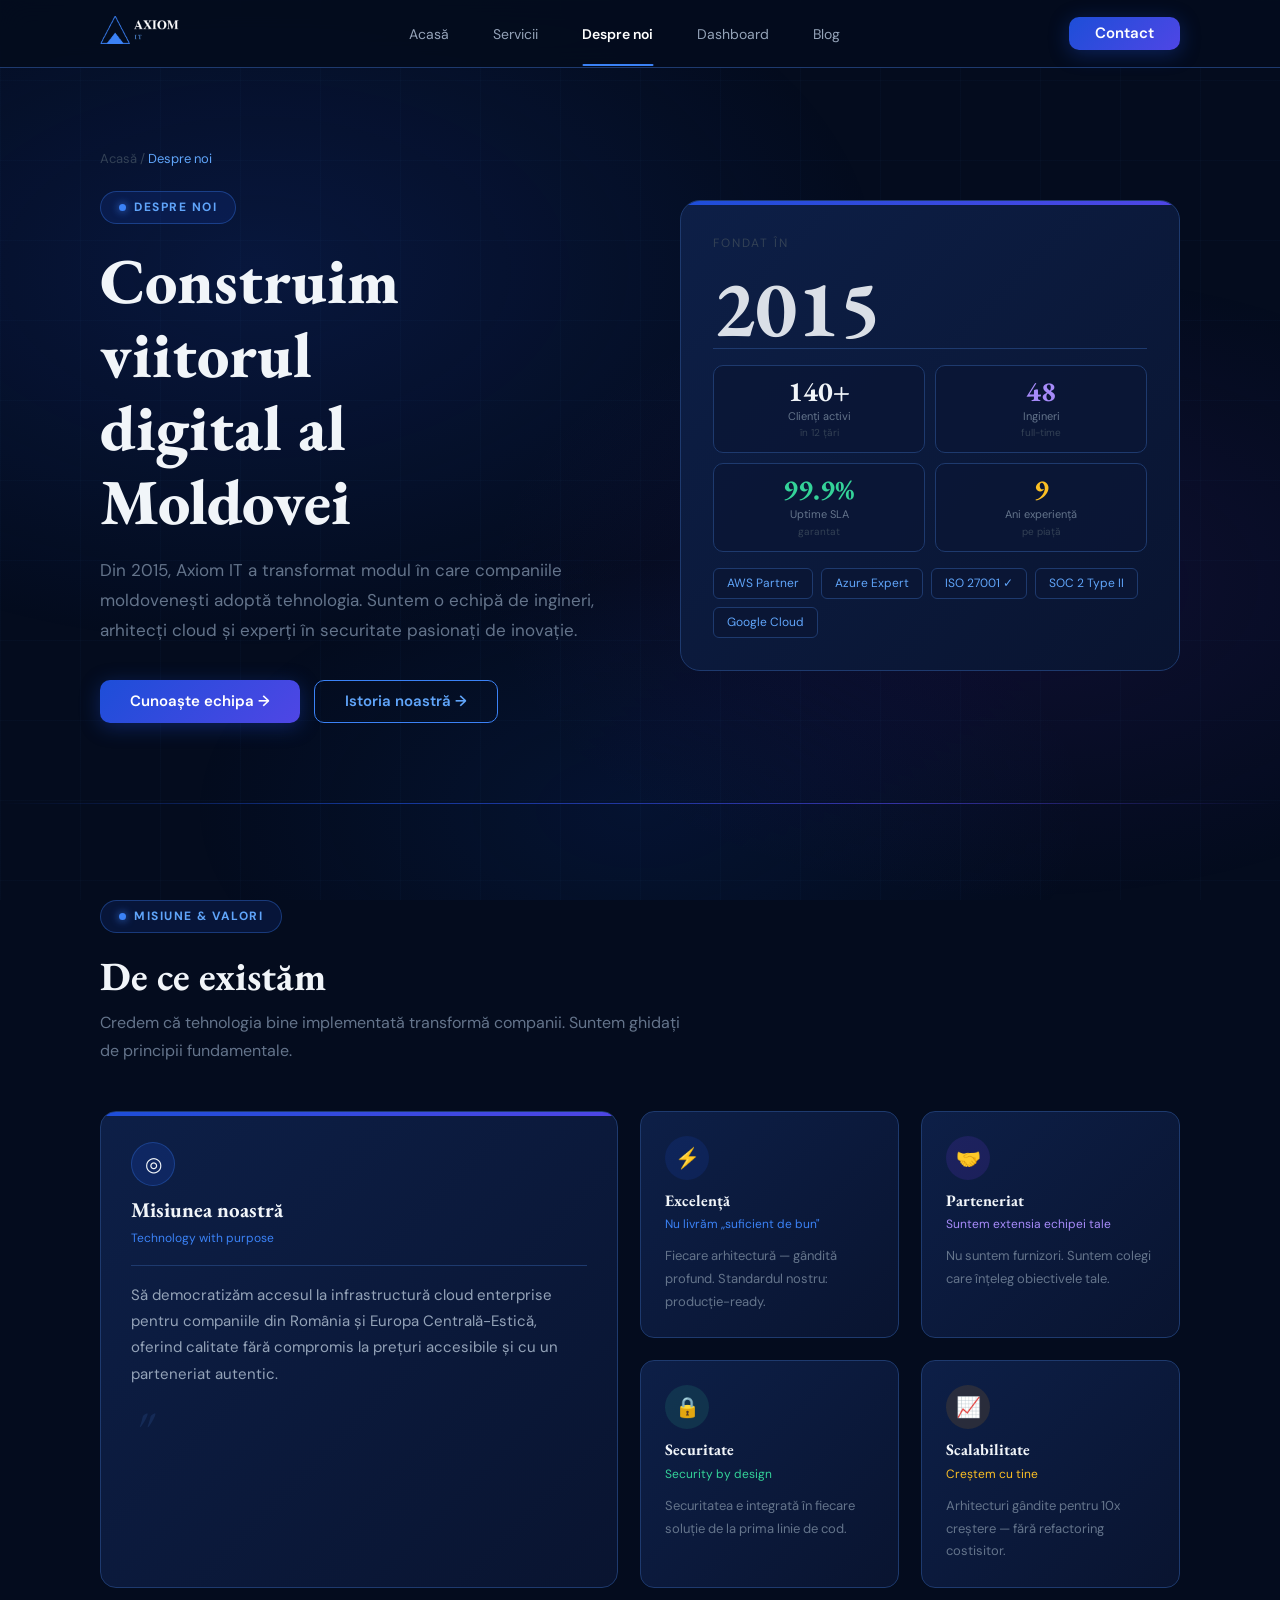
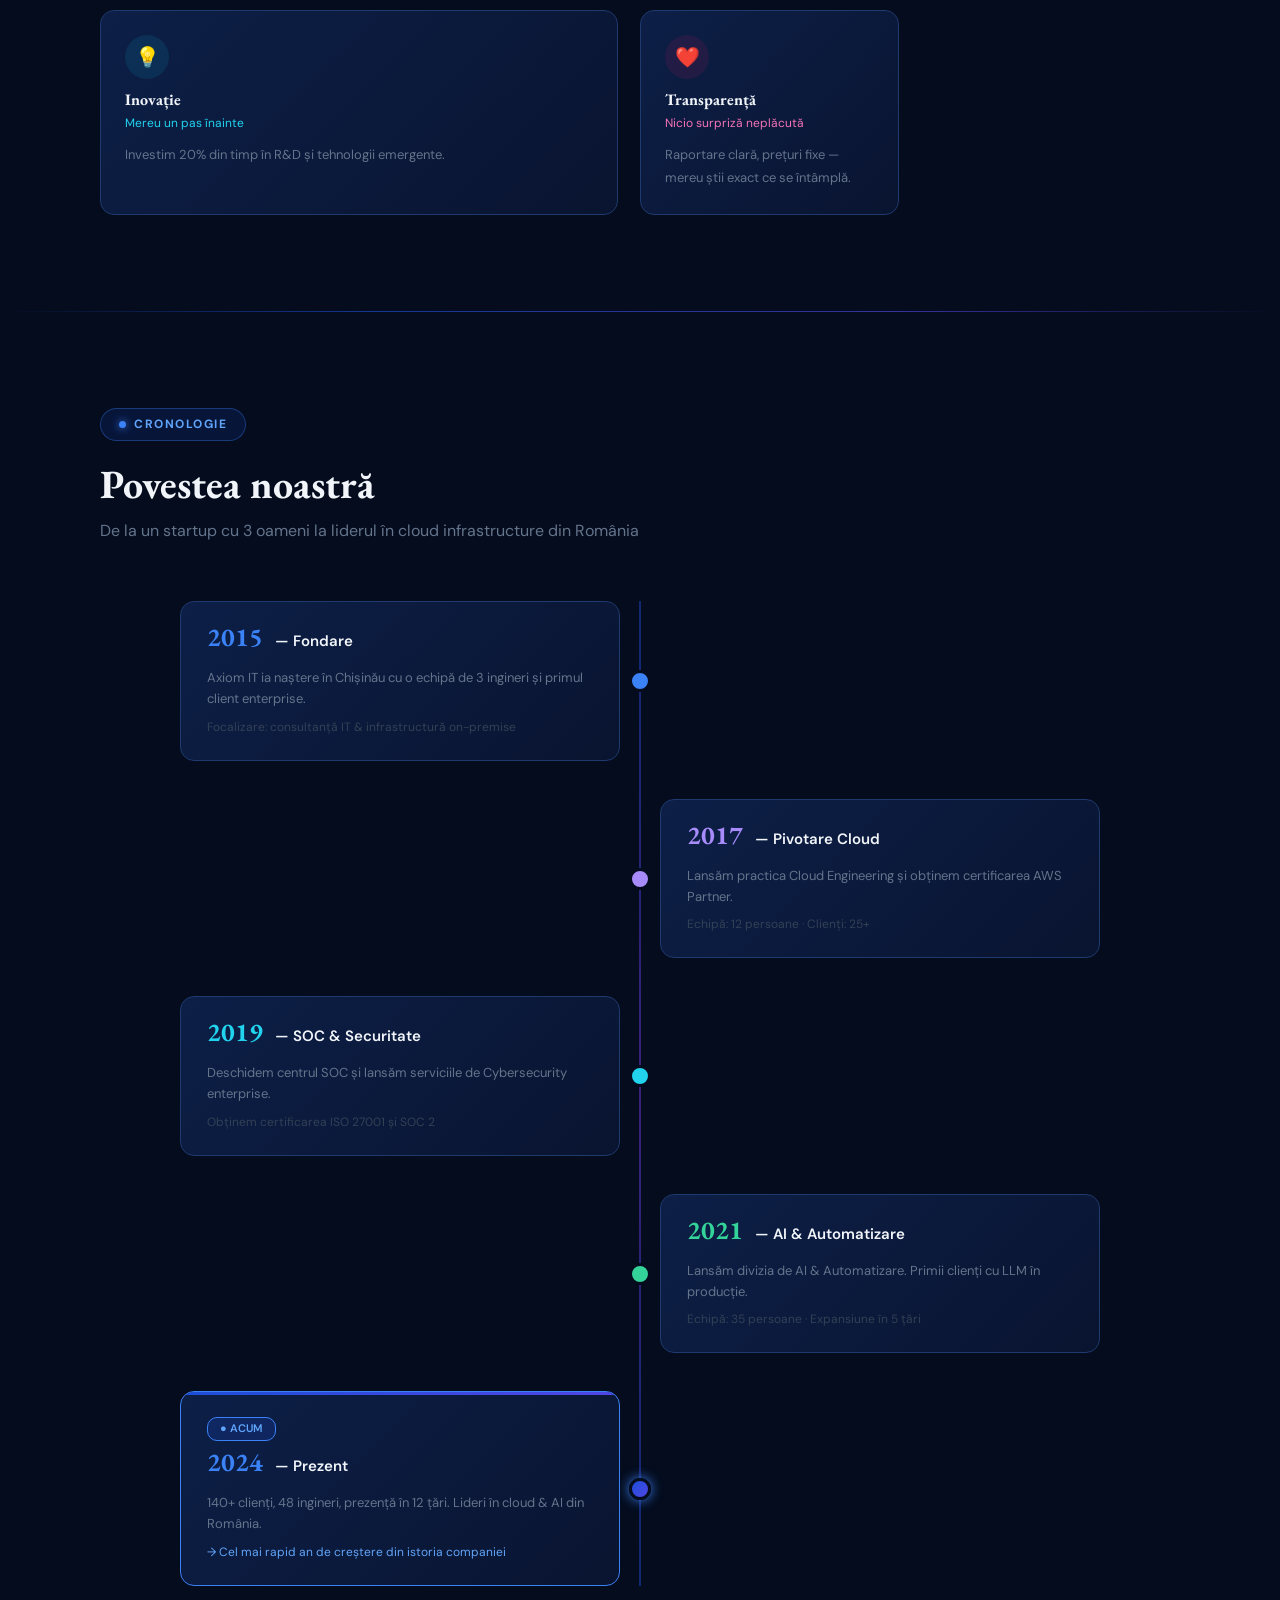
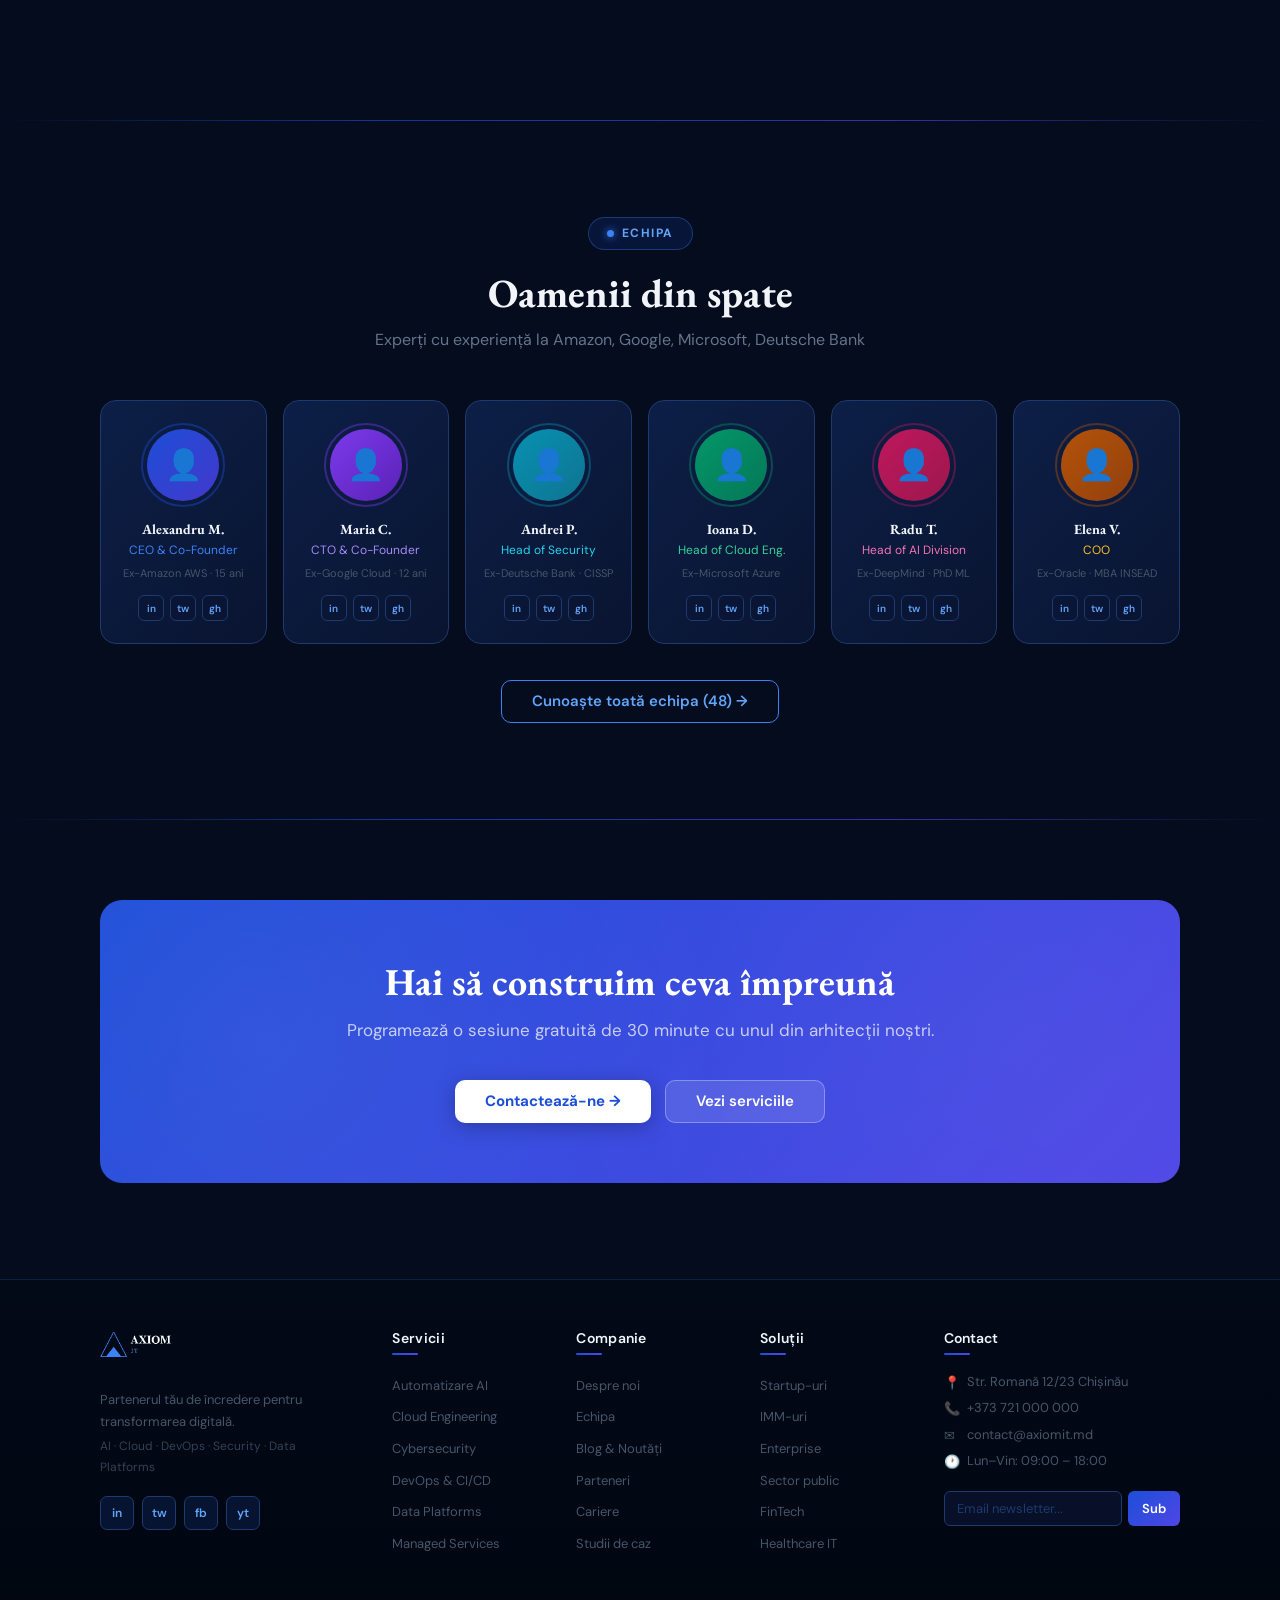
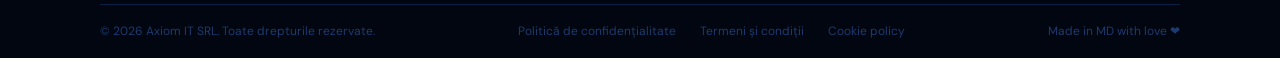
<file: about.html>
<!DOCTYPE html>
<html lang="ro">
<head>
<meta charset="UTF-8"/>
<meta name="viewport" content="width=device-width, initial-scale=1.0"/>
<title>Axiom IT — Despre noi</title>
<link rel="preconnect" href="https://fonts.googleapis.com"/>
<link href="https://fonts.googleapis.com/css2?family=EB+Garamond:ital,wght@0,400;0,600;0,700;0,800;1,400&family=DM+Sans:wght@300;400;500;600&display=swap" rel="stylesheet"/>
<link rel="stylesheet" href="./css/axiom-it.css"/>
</head>
<body class="pagina">

<nav class="bara-navigare">
  <div class="container">
    <a href="index.html" class="logo-nav">
      <img src="./img/logo-axiom.png" alt="Axiom IT" />
    </a>
    <ul class="linkuri-nav">
      <li><a href="index.html">Acasă</a></li>
      <li><a href="services.html">Servicii</a></li>
      <li><a href="about.html" class="activ">Despre noi</a></li>
      <li><a href="dashboard.html">Dashboard</a></li>
      <li><a href="blog.html">Blog</a></li>
    </ul>
    <a href="#contact" class="buton buton-principal buton-contact-nav">Contact</a>
  </div>
</nav>

<section class="container">
  <div class="grila-hero-despre">

    <div class="hero-stanga">
      <p class="pesmet"><a href="index.html">Acasă</a> / <span>Despre noi</span></p>
      <span class="eticheta-sectiune eticheta-albastra">Despre noi</span>
      <h1>Construim viitorul<br><span class="accent">digital al Moldovei</span></h1>
      <p class="descriere-hero">
        Din 2015, Axiom IT a transformat modul în care companiile moldovenești adoptă tehnologia.
        Suntem o echipă de ingineri, arhitecți cloud și experți în securitate pasionați de inovație.
      </p>
      <div class="butoane-hero">
        <a href="#echipa" class="buton buton-principal">Cunoaște echipa →</a>
        <a href="#cronologie" class="buton buton-contur">Istoria noastră →</a>
      </div>
    </div>

    <div class="hero-dreapta">
      <div class="card-statistica-mare">
        <p class="eticheta-an">Fondat în</p>
        <div class="an-fondare">2015</div>
        <div class="separator-card-stat"></div>
        <div class="grila-statistici-mici">
          <div class="pastila-stat">
            <div class="valoare-stat">140+</div>
            <div class="eticheta-stat">Clienți activi</div>
            <div class="subeticheta-stat">în 12 țări</div>
          </div>
          <div class="pastila-stat">
            <div class="valoare-stat mov">48</div>
            <div class="eticheta-stat">Ingineri</div>
            <div class="subeticheta-stat">full-time</div>
          </div>
          <div class="pastila-stat">
            <div class="valoare-stat verde">99.9%</div>
            <div class="eticheta-stat">Uptime SLA</div>
            <div class="subeticheta-stat">garantat</div>
          </div>
          <div class="pastila-stat">
            <div class="valoare-stat galben">9</div>
            <div class="eticheta-stat">Ani experiență</div>
            <div class="subeticheta-stat">pe piață</div>
          </div>
        </div>
        <div class="rand-certificari">
          <span class="pastila-certificat">AWS Partner</span>
          <span class="pastila-certificat">Azure Expert</span>
          <span class="pastila-certificat">ISO 27001 ✓</span>
          <span class="pastila-certificat">SOC 2 Type II</span>
          <span class="pastila-certificat">Google Cloud</span>
        </div>
      </div>
    </div>

  </div>
</section>

<div class="separator"></div>

<section class="sectiunea-valori">
  <div class="container">
    <div class="antet-sectiune apare">
      <span class="eticheta-sectiune eticheta-albastra">Misiune & Valori</span>
      <h2>De ce existăm</h2>
      <p>Credem că tehnologia bine implementată transformă companii. Suntem ghidați de principii fundamentale.</p>
    </div>

    <div class="grila-misiune-valori">

      
      <div class="card-misiune apare">
        <div class="cerc-pictograma" style="background:rgba(29,78,216,.2);border:1px solid rgba(59,130,246,.3)">◎</div>
        <h3 style="color:var(--alb);margin-bottom:6px">Misiunea noastră</h3>
        <p class="subtitlu-valoare c-albastru">Technology with purpose</p>
        <div style="height:1px;background:var(--bordura);margin:16px 0"></div>
        <p style="font-size:15px;color:var(--gri-deschis);line-height:1.75">
          Să democratizăm accesul la infrastructură cloud enterprise pentru companiile din România
          și Europa Centrală-Estică, oferind calitate fără compromis la prețuri accesibile și cu
          un parteneriat autentic.
        </p>
        <p style="font-family:'EB Garamond',serif;font-size:60px;color:var(--bordura);opacity:.5;margin-top:16px;line-height:1;font-style:italic">"</p>
      </div>

      
      <div class="card-valoare apare intarziere-1">
        <div class="cerc-pictograma" style="background:rgba(29,78,216,.15)">⚡</div>
        <h3>Excelență</h3>
        <p class="subtitlu-valoare c-albastru">Nu livrăm „suficient de bun"</p>
        <p style="font-size:13px;color:var(--gri)">Fiecare arhitectură — gândită profund. Standardul nostru: producție-ready.</p>
      </div>

      <div class="card-valoare apare intarziere-2">
        <div class="cerc-pictograma" style="background:rgba(124,58,237,.15)">🤝</div>
        <h3>Parteneriat</h3>
        <p class="subtitlu-valoare c-mov">Suntem extensia echipei tale</p>
        <p style="font-size:13px;color:var(--gri)">Nu suntem furnizori. Suntem colegi care înțeleg obiectivele tale.</p>
      </div>

      <div class="card-valoare apare intarziere-3">
        <div class="cerc-pictograma" style="background:rgba(52,211,153,.12)">🔒</div>
        <h3>Securitate</h3>
        <p class="subtitlu-valoare c-verde">Security by design</p>
        <p style="font-size:13px;color:var(--gri)">Securitatea e integrată în fiecare soluție de la prima linie de cod.</p>
      </div>

      <div class="card-valoare apare intarziere-4">
        <div class="cerc-pictograma" style="background:rgba(245,158,11,.12)">📈</div>
        <h3>Scalabilitate</h3>
        <p class="subtitlu-valoare c-chihlimbar">Creștem cu tine</p>
        <p style="font-size:13px;color:var(--gri)">Arhitecturi gândite pentru 10x creștere — fără refactoring costisitor.</p>
      </div>

      <div class="card-valoare apare intarziere-5">
        <div class="cerc-pictograma" style="background:rgba(8,145,178,.15)">💡</div>
        <h3>Inovație</h3>
        <p class="subtitlu-valoare c-cyan">Mereu un pas înainte</p>
        <p style="font-size:13px;color:var(--gri)">Investim 20% din timp în R&D și tehnologii emergente.</p>
      </div>

      <div class="card-valoare apare intarziere-1">
        <div class="cerc-pictograma" style="background:rgba(190,24,93,.12)">❤️</div>
        <h3>Transparență</h3>
        <p class="subtitlu-valoare c-roz">Nicio surpriză neplăcută</p>
        <p style="font-size:13px;color:var(--gri)">Raportare clară, prețuri fixe — mereu știi exact ce se întâmplă.</p>
      </div>

    </div>
  </div>
</section>

<div class="separator"></div>

<section class="sectiunea-cronologie" id="cronologie">
  <div class="container">
    <div class="antet-sectiune apare">
      <span class="eticheta-sectiune eticheta-albastra">Cronologie</span>
      <h2>Povestea noastră</h2>
      <p>De la un startup cu 3 oameni la liderul în cloud infrastructure din România</p>
    </div>

    <div class="linie-timp">

      
      <div class="eveniment-timp">
        <div style="grid-column:1">
          <div class="card-eveniment">
            <div class="card-eveniment::before" style="background:var(--gradient-albastru)"></div>
            <div style="display:flex;align-items:baseline;gap:12px;margin-bottom:8px">
              <span class="an-eveniment" style="color:var(--albastru-deschis)">2015</span>
              <span class="titlu-eveniment">— Fondare</span>
            </div>
            <p class="detalii-eveniment">Axiom IT ia naștere în Chișinău cu o echipă de 3 ingineri și primul client enterprise.</p>
            <p class="meta-eveniment">Focalizare: consultanță IT & infrastructură on-premise</p>
          </div>
        </div>
        <div></div>
        <div class="nod-timp" style="background:var(--albastru-deschis)"></div>
      </div>

      
      <div class="eveniment-timp">
        <div></div>
        <div style="grid-column:2">
          <div class="card-eveniment">
            <div style="display:flex;align-items:baseline;gap:12px;margin-bottom:8px">
              <span class="an-eveniment" style="color:var(--violet)">2017</span>
              <span class="titlu-eveniment">— Pivotare Cloud</span>
            </div>
            <p class="detalii-eveniment">Lansăm practica Cloud Engineering și obținem certificarea AWS Partner.</p>
            <p class="meta-eveniment">Echipă: 12 persoane · Clienți: 25+</p>
          </div>
        </div>
        <div class="nod-timp" style="background:var(--violet)"></div>
      </div>

      
      <div class="eveniment-timp">
        <div style="grid-column:1">
          <div class="card-eveniment">
            <div style="display:flex;align-items:baseline;gap:12px;margin-bottom:8px">
              <span class="an-eveniment" style="color:var(--cyan-deschis)">2019</span>
              <span class="titlu-eveniment">— SOC & Securitate</span>
            </div>
            <p class="detalii-eveniment">Deschidem centrul SOC și lansăm serviciile de Cybersecurity enterprise.</p>
            <p class="meta-eveniment">Obținem certificarea ISO 27001 și SOC 2</p>
          </div>
        </div>
        <div></div>
        <div class="nod-timp" style="background:var(--cyan-deschis)"></div>
      </div>

      
      <div class="eveniment-timp">
        <div></div>
        <div style="grid-column:2">
          <div class="card-eveniment">
            <div style="display:flex;align-items:baseline;gap:12px;margin-bottom:8px">
              <span class="an-eveniment" style="color:var(--verde-deschis)">2021</span>
              <span class="titlu-eveniment">— AI & Automatizare</span>
            </div>
            <p class="detalii-eveniment">Lansăm divizia de AI & Automatizare. Primii clienți cu LLM în producție.</p>
            <p class="meta-eveniment">Echipă: 35 persoane · Expansiune în 5 țări</p>
          </div>
        </div>
        <div class="nod-timp" style="background:var(--verde-deschis)"></div>
      </div>

      
      <div class="eveniment-timp">
        <div style="grid-column:1">
          <div class="card-eveniment" style="border-color:var(--albastru-deschis)">
            <div style="position:absolute;top:0;left:0;right:0;height:3px;background:var(--gradient-albastru);border-radius:14px 14px 0 0"></div>
            <span style="display:inline-block;padding:2px 12px;background:rgba(29,78,216,.2);border:1px solid var(--albastru-deschis);border-radius:10px;font-size:11px;color:var(--albastru-pal);font-weight:600;margin-bottom:8px">● ACUM</span>
            <div style="display:flex;align-items:baseline;gap:12px;margin-bottom:8px">
              <span class="an-eveniment" style="color:var(--albastru-deschis)">2024</span>
              <span class="titlu-eveniment">— Prezent</span>
            </div>
            <p class="detalii-eveniment">140+ clienți, 48 ingineri, prezență în 12 țări. Lideri în cloud & AI din România.</p>
            <p class="meta-eveniment" style="color:var(--albastru-pal)">→ Cel mai rapid an de creștere din istoria companiei</p>
          </div>
        </div>
        <div></div>
        <div class="nod-timp" style="background:var(--gradient-albastru);box-shadow:0 0 12px var(--albastru-deschis)"></div>
      </div>

    </div>
  </div>
</section>

<div class="separator"></div>

<section class="sectiunea-echipa" id="echipa">
  <div class="container">
    <div class="antet-sectiune apare" style="text-align:center;max-width:640px;margin:0 auto 0">
      <span class="eticheta-sectiune eticheta-albastra">Echipa</span>
      <h2>Oamenii din spate</h2>
      <p>Experți cu experiență la Amazon, Google, Microsoft, Deutsche Bank</p>
    </div>

    <div class="grila-echipa">

      <div class="card-membru apare intarziere-1">
        <div class="inel-avatar" style="border-color:rgba(29,78,216,.4)">
          <div style="width:72px;height:72px;border-radius:50%;background:linear-gradient(135deg,#1d4ed8,#4338ca);display:flex;align-items:center;justify-content:center;font-size:30px">👤</div>
        </div>
        <h3>Alexandru M.</h3>
        <p class="rol-membru c-albastru">CEO & Co-Founder</p>
        <p class="experienta-membru">Ex-Amazon AWS · 15 ani</p>
        <div class="sociale-membru">
          <button class="buton-social-mic">in</button>
          <button class="buton-social-mic">tw</button>
          <button class="buton-social-mic">gh</button>
        </div>
      </div>

      <div class="card-membru apare intarziere-2">
        <div class="inel-avatar" style="border-color:rgba(124,58,237,.4)">
          <div style="width:72px;height:72px;border-radius:50%;background:linear-gradient(135deg,#7c3aed,#5b21b6);display:flex;align-items:center;justify-content:center;font-size:30px">👤</div>
        </div>
        <h3>Maria C.</h3>
        <p class="rol-membru c-mov">CTO & Co-Founder</p>
        <p class="experienta-membru">Ex-Google Cloud · 12 ani</p>
        <div class="sociale-membru">
          <button class="buton-social-mic">in</button>
          <button class="buton-social-mic">tw</button>
          <button class="buton-social-mic">gh</button>
        </div>
      </div>

      <div class="card-membru apare intarziere-3">
        <div class="inel-avatar" style="border-color:rgba(8,145,178,.4)">
          <div style="width:72px;height:72px;border-radius:50%;background:linear-gradient(135deg,#0891b2,#0e7490);display:flex;align-items:center;justify-content:center;font-size:30px">👤</div>
        </div>
        <h3>Andrei P.</h3>
        <p class="rol-membru c-cyan">Head of Security</p>
        <p class="experienta-membru">Ex-Deutsche Bank · CISSP</p>
        <div class="sociale-membre">
          <button class="buton-social-mic">in</button>
          <button class="buton-social-mic">tw</button>
          <button class="buton-social-mic">gh</button>
        </div>
      </div>

      <div class="card-membru apare intarziere-4">
        <div class="inel-avatar" style="border-color:rgba(5,150,105,.4)">
          <div style="width:72px;height:72px;border-radius:50%;background:linear-gradient(135deg,#059669,#047857);display:flex;align-items:center;justify-content:center;font-size:30px">👤</div>
        </div>
        <h3>Ioana D.</h3>
        <p class="rol-membru c-verde">Head of Cloud Eng.</p>
        <p class="experienta-membru">Ex-Microsoft Azure</p>
        <div class="sociale-membre">
          <button class="buton-social-mic">in</button>
          <button class="buton-social-mic">tw</button>
          <button class="buton-social-mic">gh</button>
        </div>
      </div>

      <div class="card-membru apare intarziere-5">
        <div class="inel-avatar" style="border-color:rgba(190,24,93,.4)">
          <div style="width:72px;height:72px;border-radius:50%;background:linear-gradient(135deg,#be185d,#9d174d);display:flex;align-items:center;justify-content:center;font-size:30px">👤</div>
        </div>
        <h3>Radu T.</h3>
        <p class="rol-membru c-roz">Head of AI Division</p>
        <p class="experienta-membru">Ex-DeepMind · PhD ML</p>
        <div class="sociale-membre">
          <button class="buton-social-mic">in</button>
          <button class="buton-social-mic">tw</button>
          <button class="buton-social-mic">gh</button>
        </div>
      </div>

      <div class="card-membru apare intarziere-1">
        <div class="inel-avatar" style="border-color:rgba(180,83,9,.4)">
          <div style="width:72px;height:72px;border-radius:50%;background:linear-gradient(135deg,#b45309,#92400e);display:flex;align-items:center;justify-content:center;font-size:30px">👤</div>
        </div>
        <h3>Elena V.</h3>
        <p class="rol-membru c-chihlimbar">COO</p>
        <p class="experienta-membru">Ex-Oracle · MBA INSEAD</p>
        <div class="sociale-membre">
          <button class="buton-social-mic">in</button>
          <button class="buton-social-mic">tw</button>
          <button class="buton-social-mic">gh</button>
        </div>
      </div>

    </div>

    <div style="text-align:center;margin-top:36px" class="apare">
      <a href="" class="buton buton-contur">Cunoaște toată echipa (48) →</a>
    </div>
  </div>
</section>

<div class="separator"></div>

<section style="padding:80px 0 0">
  <div class="container">
    <div class="banner-cta apare">
      <h2>Hai să construim ceva împreună</h2>
      <p>Programează o sesiune gratuită de 30 minute cu unul din arhitecții noștri.</p>
      <div class="butoane-banner-cta">
        <a href="#contact" class="buton buton-alb">Contactează-ne →</a>
        <a href="services.html" class="buton" style="background:rgba(255,255,255,.12);color:#fff;border:1.5px solid rgba(255,255,255,.3)">Vezi serviciile</a>
      </div>
    </div>
  </div>
</section>

<footer class="subsol" id="contact">
  <div class="container">
    <div class="subsol-principal">

      
      <div class="subsol-brand">
        <a href="index.html" class="logo-subsol">
          <img src="./img/logo-axiom.png" alt="Axiom IT"/>
        </a>
        <p class="descriere-brand">Partenerul tău de încredere pentru transformarea digitală.</p>
        <p class="tagline-brand">AI · Cloud · DevOps · Security · Data Platforms</p>
        <div class="retele-sociale">
          <button class="buton-social">in</button>
          <button class="buton-social">tw</button>
          <button class="buton-social">fb</button>
          <button class="buton-social">yt</button>
        </div>
      </div>

      
      <div class="coloana-subsol">
        <h4>Servicii</h4>
        <ul>
          <li><a href="services.html">Automatizare AI</a></li>
          <li><a href="services.html">Cloud Engineering</a></li>
          <li><a href="services.html">Cybersecurity</a></li>
          <li><a href="services.html">DevOps & CI/CD</a></li>
          <li><a href="services.html">Data Platforms</a></li>
          <li><a href="services.html">Managed Services</a></li>
        </ul>
      </div>

      
      <div class="coloana-subsol">
        <h4>Companie</h4>
        <ul>
          <li><a href="about.html">Despre noi</a></li>
          <li><a href="about.html#echipa">Echipa</a></li>
          <li><a href="blog.html">Blog & Noutăți</a></li>
          <li><a href="./alte fisiere/AxiomIT_Parteneri.docx" download>Parteneri</a></li>
          <li><a href="./alte fisiere/AxiomIT_Cariere.docx" download>Cariere</a></li>
          <li><a href="./alte fisiere/AxiomIT_Studii_de_Caz.xlsx" download>Studii de caz</a></li>
        </ul>
      </div>
      <div class="coloana-subsol">
        <h4>Soluții</h4>
        <ul>
          <li><a href="./alte fisiere/AXIOM IT - Soluții Tehnologice Complete.pptx" download>Startup-uri</a></li>
          <li><a href="./alte fisiere/AXIOM IT - Soluții Tehnologice Complete.pptx" download>IMM-uri</a></li>
          <li><a href="./alte fisiere/AXIOM IT - Soluții Tehnologice Complete.pptx" download>Enterprise</a></li>
          <li><a href="./alte fisiere/AXIOM IT - Soluții Tehnologice Complete.pptx" download>Sector public</a></li>
          <li><a href="./alte fisiere/AXIOM IT - Soluții Tehnologice Complete.pptx" download>FinTech</a></li>
          <li><a href="./alte fisiere/AXIOM IT - Soluții Tehnologice Complete.pptx" download>Healthcare IT</a></li>
        </ul>
      </div>     
      <div class="coloana-contact">
        <h4>Contact</h4>
          <div class="linie-contact"><span class="icon-contact">📍</span>Str. Romană 12/23 Chișinău</div>
          <div class="linie-contact"><span class="icon-contact">📞</span>+373 721 000 000</div>
          <div class="linie-contact"><span class="icon-contact">✉</span>contact@axiomit.md</div>
          <div class="linie-contact"><span class="icon-contact">🕐</span>Lun–Vin: 09:00 – 18:00</div>
        <div class="newsletter-subsol">
          <input type="email" placeholder="Email newsletter..."/>
          <button>Sub</button>
        </div>
      </div>

    </div>

    
    <div class="bara-subsol-jos">
      <p>© 2026 Axiom IT SRL. Toate drepturile rezervate.</p>
      <div class="linkuri-subsol-jos">
        <a href="./alte fisiere/politica-confidentialitate.pdf" download>Politică de confidențialitate</a>
        <a href="./alte fisiere/termeni-conditii.pdf" download>Termeni și condiții</a>
        <a href="./alte fisiere/cookie-policy.pdf" download>Cookie policy</a>
      </div>
      <p class="text-dreapta-subsol">Made in MD with love ❤</p>
    </div>
  </div>
</footer>

</body>
</html>
</file>
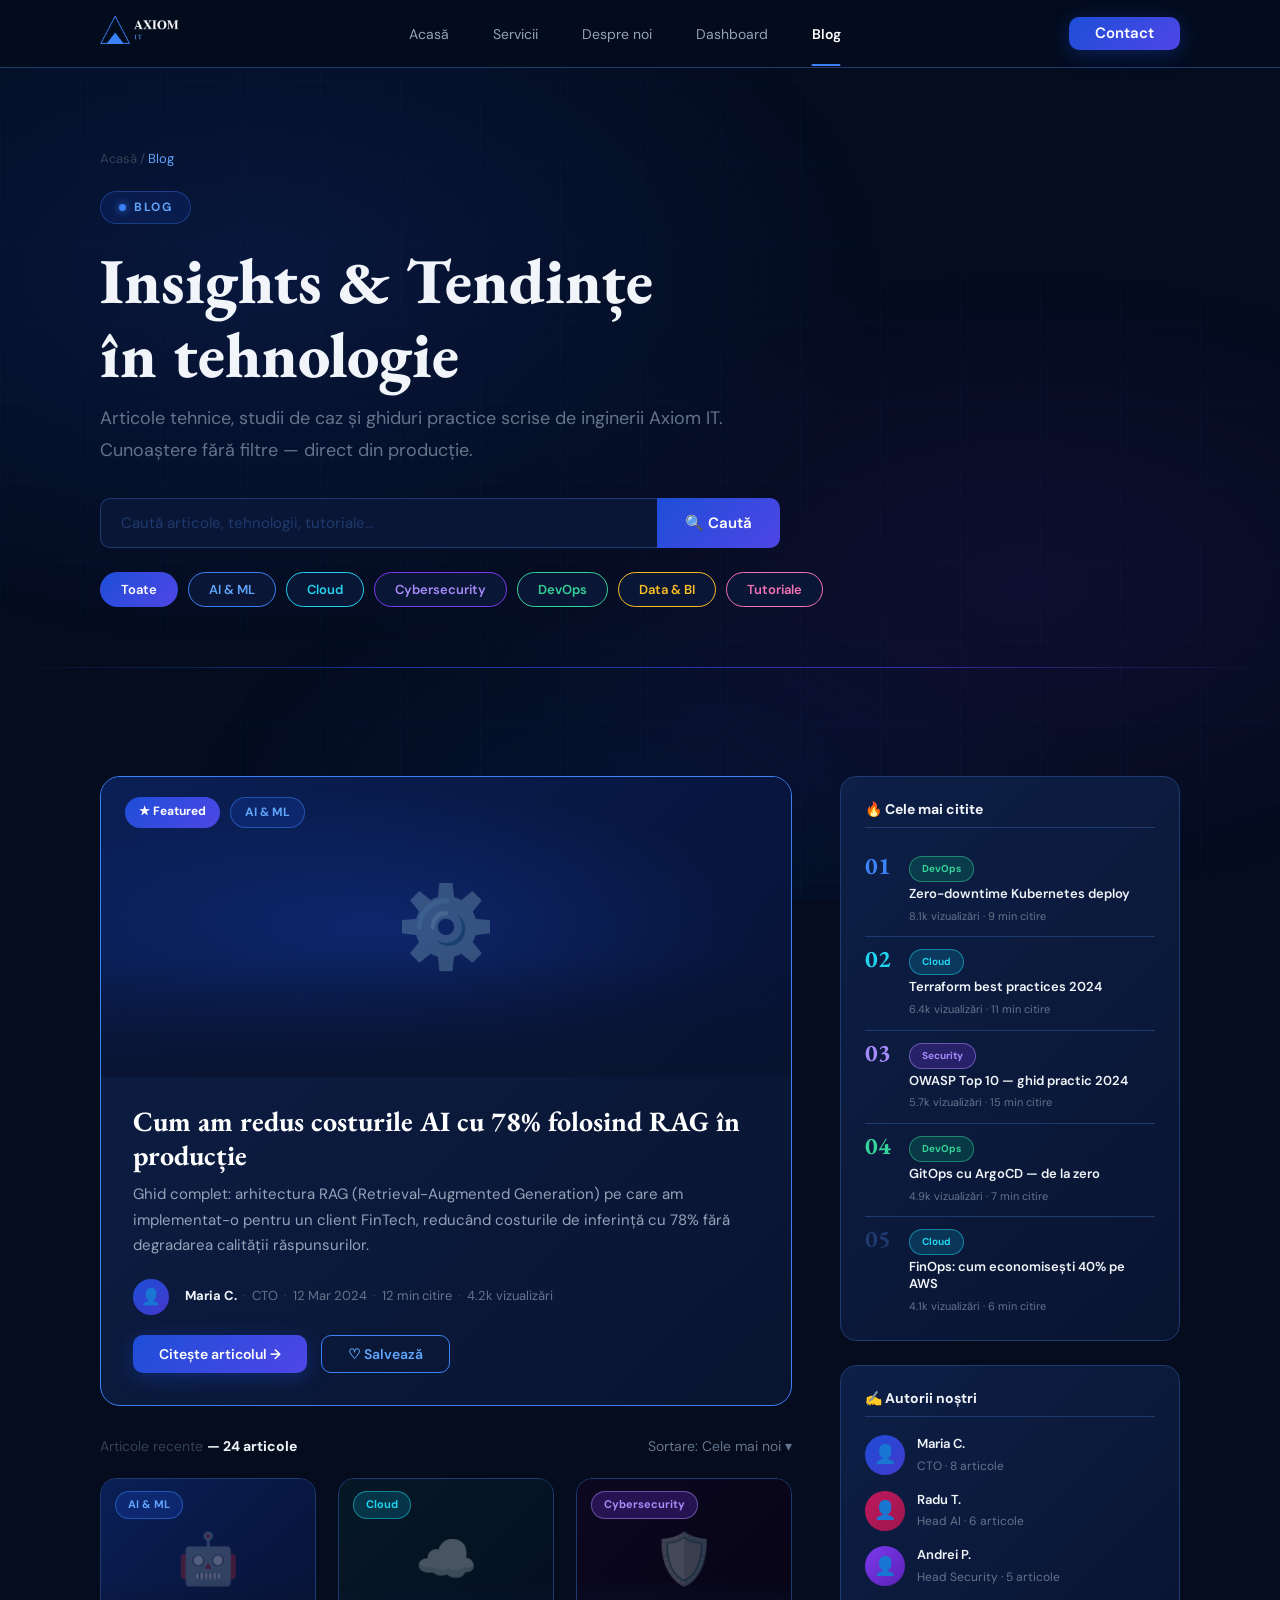
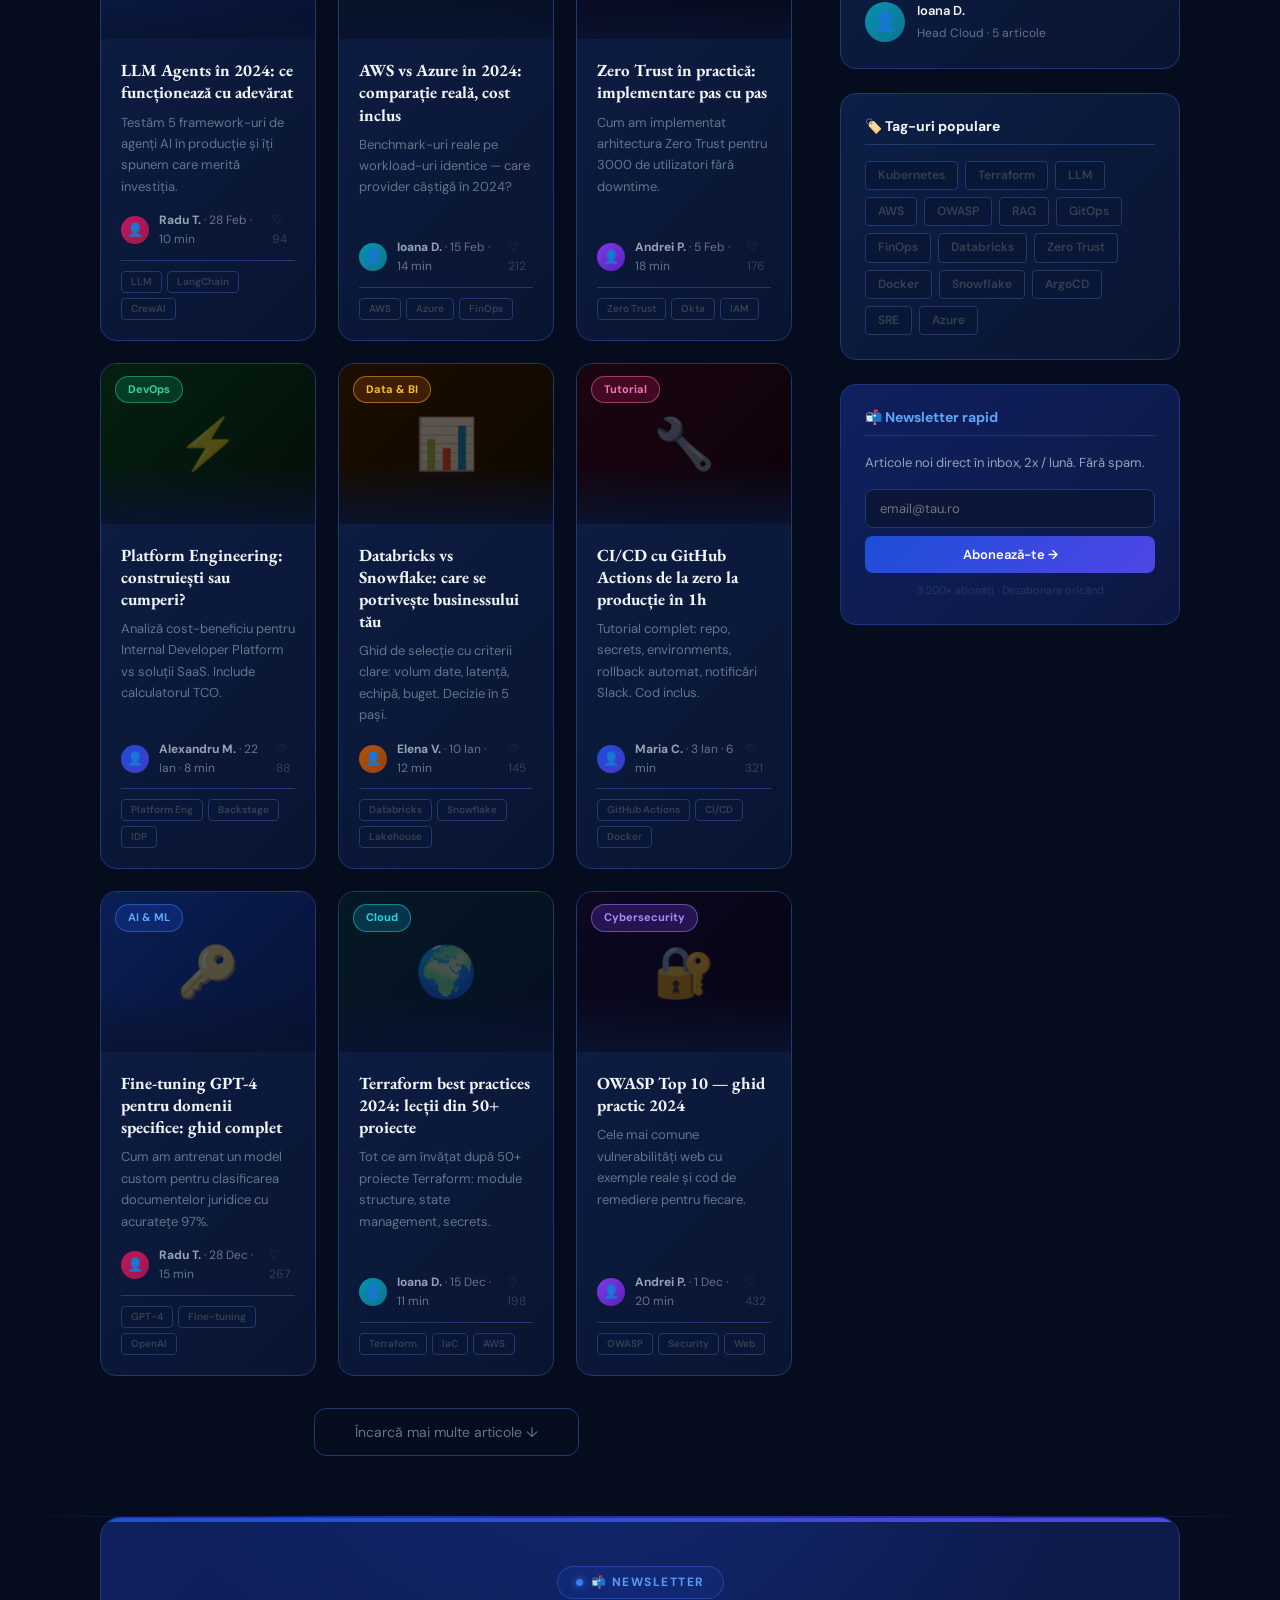
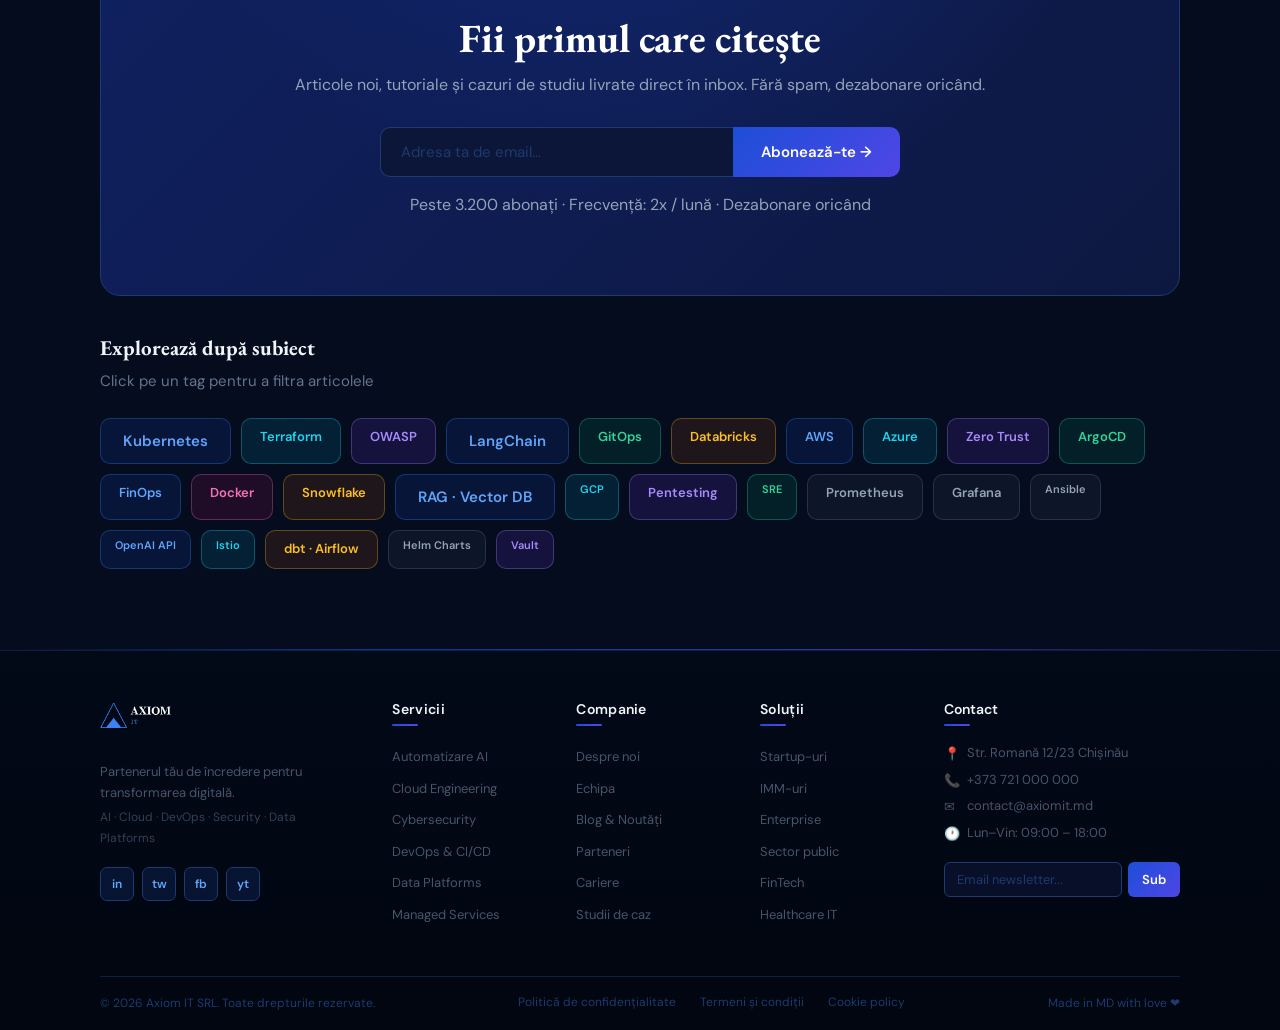
<file: blog.html>
<!DOCTYPE html>
<html lang="ro">
<head>
<meta charset="UTF-8"/>
<meta name="viewport" content="width=device-width, initial-scale=1.0"/>
<title>Axiom IT — Blog</title>
<link rel="preconnect" href="https://fonts.googleapis.com"/>
<link href="https://fonts.googleapis.com/css2?family=EB+Garamond:ital,wght@0,400;0,600;0,700;0,800;1,400&family=DM+Sans:wght@300;400;500;600&display=swap" rel="stylesheet"/>
<link rel="stylesheet" href="./css/axiom-it.css"/>
</head>
<body class="pagina">

<nav class="bara-navigare">
  <div class="container">
    <a href="index.html" class="logo-nav"><img src="./img/logo-axiom.png" alt="Axiom IT"/></a>
    <ul class="linkuri-nav">
      <li><a href="index.html">Acasă</a></li>
      <li><a href="services.html">Servicii</a></li>
      <li><a href="about.html">Despre noi</a></li>
      <li><a href="dashboard.html">Dashboard</a></li>
      <li><a href="blog.html" class="activ">Blog</a></li>
    </ul>
    <a href="#contact" class="buton buton-principal buton-contact-nav">Contact</a>
  </div>
</nav>


<section class="sectiunea-blog-hero">
  <div class="container">
    <p class="pesmet"><a href="index.html">Acasă</a> / <span>Blog</span></p>
    <span class="eticheta-sectiune eticheta-albastra">Blog</span>
    <h1>Insights & Tendințe<br><span class="accent">în tehnologie</span></h1>
    <p style="font-size:18px;color:var(--gri);max-width:640px;margin-top:12px">Articole tehnice, studii de caz și ghiduri practice scrise de inginerii Axiom IT. Cunoaștere fără filtre — direct din producție.</p>

    <div class="bara-cautare-blog">
      <input type="search" placeholder="Caută articole, tehnologii, tutoriale..."/>
      <button class="buton-cautare">🔍 Caută</button>
    </div>

    <div class="filtre-categorii">
      <button class="pastila-filtru activ">Toate</button>
      <button class="pastila-filtru cat-ai">AI & ML</button>
      <button class="pastila-filtru cat-cloud">Cloud</button>
      <button class="pastila-filtru cat-sec">Cybersecurity</button>
      <button class="pastila-filtru cat-devops">DevOps</button>
      <button class="pastila-filtru cat-data">Data & BI</button>
      <button class="pastila-filtru cat-tutorial">Tutoriale</button>
    </div>
  </div>
</section>

<div class="separator"></div>


<section style="padding:60px 0">
  <div class="container">
    <div class="grila-blog">

      <div class="continut-blog">

        <article class="card-articol-featured apare">
          <div class="imaginea-featured" style="background:linear-gradient(135deg,#0a1f55,#071235)">
            <div class="icon-articol">⚙️</div>
            <div class="gradient-jos"></div>
            <div class="meta-featured">
              <span class="badge-featured principal">★ Featured</span>
              <span class="badge-featured" style="background:rgba(29,78,216,.2);border:1px solid rgba(59,130,246,.5);color:var(--albastru-pal)">AI & ML</span>
            </div>
          </div>
          <div class="continut-featured">
            <h2>Cum am redus costurile AI cu 78% folosind RAG în producție</h2>
            <p>Ghid complet: arhitectura RAG (Retrieval-Augmented Generation) pe care am implementat-o pentru un client FinTech, reducând costurile de inferință cu 78% fără degradarea calității răspunsurilor.</p>
            <div class="meta-articol">
              <div class="avatar-autor-mic" style="background:linear-gradient(135deg,#1d4ed8,#4338ca)">👤</div>
              <div class="info-meta">
                <strong>Maria C.</strong>
                <span class="punct-separator">·</span>
                CTO
                <span class="punct-separator">·</span>
                12 Mar 2024
                <span class="punct-separator">·</span>
                12 min citire
                <span class="punct-separator">·</span>
                4.2k vizualizări
              </div>
            </div>
            <div class="butoane-hero buton-citeste">
              <a href="#" class="buton buton-principal" style="padding:11px 26px;font-size:14px">Citește articolul →</a>
              <a href="#" class="buton buton-contur" style="padding:11px 26px;font-size:14px">♡ Salvează</a>
            </div>
          </div>
        </article>


        <p style="font-size:14px;color:var(--gri-mai-inchis);margin-bottom:20px;display:flex;justify-content:space-between;align-items:center">
          <span>Articole recente <strong style="color:var(--alb)">— 24 articole</strong></span>
          <span style="color:var(--gri)">Sortare: Cele mai noi ▾</span>
        </p>

        <div class="grila-articole">

          <article class="card-articol apare intarziere-1">
            <div class="imaginea-card" style="background:linear-gradient(135deg,#0a1f55,#071235)">
              <div class="icon-card">🤖</div>
              <div class="gradient-card"></div>
              <span class="badge-categorie bc-ai">AI & ML</span>
            </div>
            <div class="continut-card">
              <h3>LLM Agents în 2024: ce funcționează cu adevărat</h3>
              <p>Testăm 5 framework-uri de agenți AI în producție și îți spunem care merită investiția.</p>
              <div class="meta-card">
                <div class="avatar-autor-xs" style="background:linear-gradient(135deg,#be185d,#9d174d)">👤</div>
                <div class="meta-card-info"><strong>Radu T.</strong> · 28 Feb · 10 min</div>
                <span class="like-count">♡ 94</span>
              </div>
              <div class="etichete-articol">
                <span class="eticheta-articol">LLM</span>
                <span class="eticheta-articol">LangChain</span>
                <span class="eticheta-articol">CrewAI</span>
              </div>
            </div>
          </article>

          <article class="card-articol apare intarziere-2">
            <div class="imaginea-card" style="background:linear-gradient(135deg,#061825,#040f20)">
              <div class="icon-card">☁️</div>
              <div class="gradient-card"></div>
              <span class="badge-categorie bc-cloud">Cloud</span>
            </div>
            <div class="continut-card">
              <h3>AWS vs Azure în 2024: comparație reală, cost inclus</h3>
              <p>Benchmark-uri reale pe workload-uri identice — care provider câștigă în 2024?</p>
              <div class="meta-card">
                <div class="avatar-autor-xs" style="background:linear-gradient(135deg,#0891b2,#0e7490)">👤</div>
                <div class="meta-card-info"><strong>Ioana D.</strong> · 15 Feb · 14 min</div>
                <span class="like-count">♡ 212</span>
              </div>
              <div class="etichete-articol">
                <span class="eticheta-articol">AWS</span>
                <span class="eticheta-articol">Azure</span>
                <span class="eticheta-articol">FinOps</span>
              </div>
            </div>
          </article>

          <article class="card-articol apare intarziere-3">
            <div class="imaginea-card" style="background:linear-gradient(135deg,#0c0820,#060414)">
              <div class="icon-card">🛡️</div>
              <div class="gradient-card"></div>
              <span class="badge-categorie bc-sec">Cybersecurity</span>
            </div>
            <div class="continut-card">
              <h3>Zero Trust în practică: implementare pas cu pas</h3>
              <p>Cum am implementat arhitectura Zero Trust pentru 3000 de utilizatori fără downtime.</p>
              <div class="meta-card">
                <div class="avatar-autor-xs" style="background:linear-gradient(135deg,#7c3aed,#5b21b6)">👤</div>
                <div class="meta-card-info"><strong>Andrei P.</strong> · 5 Feb · 18 min</div>
                <span class="like-count">♡ 176</span>
              </div>
              <div class="etichete-articol">
                <span class="eticheta-articol">Zero Trust</span>
                <span class="eticheta-articol">Okta</span>
                <span class="eticheta-articol">IAM</span>
              </div>
            </div>
          </article>

          <article class="card-articol apare intarziere-1">
            <div class="imaginea-card" style="background:linear-gradient(135deg,#052010,#030f08)">
              <div class="icon-card">⚡</div>
              <div class="gradient-card"></div>
              <span class="badge-categorie bc-devops">DevOps</span>
            </div>
            <div class="continut-card">
              <h3>Platform Engineering: construiești sau cumperi?</h3>
              <p>Analiză cost-beneficiu pentru Internal Developer Platform vs soluții SaaS. Include calculatorul TCO.</p>
              <div class="meta-card">
                <div class="avatar-autor-xs" style="background:linear-gradient(135deg,#1d4ed8,#4338ca)">👤</div>
                <div class="meta-card-info"><strong>Alexandru M.</strong> · 22 Ian · 8 min</div>
                <span class="like-count">♡ 88</span>
              </div>
              <div class="etichete-articol">
                <span class="eticheta-articol">Platform Eng</span>
                <span class="eticheta-articol">Backstage</span>
                <span class="eticheta-articol">IDP</span>
              </div>
            </div>
          </article>

          <article class="card-articol apare intarziere-2">
            <div class="imaginea-card" style="background:linear-gradient(135deg,#1c0e00,#0e0700)">
              <div class="icon-card">📊</div>
              <div class="gradient-card"></div>
              <span class="badge-categorie bc-data">Data & BI</span>
            </div>
            <div class="continut-card">
              <h3>Databricks vs Snowflake: care se potrivește businessului tău</h3>
              <p>Ghid de selecție cu criterii clare: volum date, latență, echipă, buget. Decizie în 5 pași.</p>
              <div class="meta-card">
                <div class="avatar-autor-xs" style="background:linear-gradient(135deg,#b45309,#92400e)">👤</div>
                <div class="meta-card-info"><strong>Elena V.</strong> · 10 Ian · 12 min</div>
                <span class="like-count">♡ 145</span>
              </div>
              <div class="etichete-articol">
                <span class="eticheta-articol">Databricks</span>
                <span class="eticheta-articol">Snowflake</span>
                <span class="eticheta-articol">Lakehouse</span>
              </div>
            </div>
          </article>

          <article class="card-articol apare intarziere-3">
            <div class="imaginea-card" style="background:linear-gradient(135deg,#1a0510,#0d020a)">
              <div class="icon-card">🔧</div>
              <div class="gradient-card"></div>
              <span class="badge-categorie bc-tutorial">Tutorial</span>
            </div>
            <div class="continut-card">
              <h3>CI/CD cu GitHub Actions de la zero la producție în 1h</h3>
              <p>Tutorial complet: repo, secrets, environments, rollback automat, notificări Slack. Cod inclus.</p>
              <div class="meta-card">
                <div class="avatar-autor-xs" style="background:linear-gradient(135deg,#1d4ed8,#4338ca)">👤</div>
                <div class="meta-card-info"><strong>Maria C.</strong> · 3 Ian · 6 min</div>
                <span class="like-count">♡ 321</span>
              </div>
              <div class="etichete-articol">
                <span class="eticheta-articol">GitHub Actions</span>
                <span class="eticheta-articol">CI/CD</span>
                <span class="eticheta-articol">Docker</span>
              </div>
            </div>
          </article>

          <article class="card-articol apare intarziere-1">
            <div class="imaginea-card" style="background:linear-gradient(135deg,#0a1f55,#071235)">
              <div class="icon-card">🔑</div>
              <div class="gradient-card"></div>
              <span class="badge-categorie bc-ai">AI & ML</span>
            </div>
            <div class="continut-card">
              <h3>Fine-tuning GPT-4 pentru domenii specifice: ghid complet</h3>
              <p>Cum am antrenat un model custom pentru clasificarea documentelor juridice cu acuratețe 97%.</p>
              <div class="meta-card">
                <div class="avatar-autor-xs" style="background:linear-gradient(135deg,#be185d,#9d174d)">👤</div>
                <div class="meta-card-info"><strong>Radu T.</strong> · 28 Dec · 15 min</div>
                <span class="like-count">♡ 267</span>
              </div>
              <div class="etichete-articol">
                <span class="eticheta-articol">GPT-4</span>
                <span class="eticheta-articol">Fine-tuning</span>
                <span class="eticheta-articol">OpenAI</span>
              </div>
            </div>
          </article>

          <article class="card-articol apare intarziere-2">
            <div class="imaginea-card" style="background:linear-gradient(135deg,#061825,#040f20)">
              <div class="icon-card">🌍</div>
              <div class="gradient-card"></div>
              <span class="badge-categorie bc-cloud">Cloud</span>
            </div>
            <div class="continut-card">
              <h3>Terraform best practices 2024: lecții din 50+ proiecte</h3>
              <p>Tot ce am învățat după 50+ proiecte Terraform: module structure, state management, secrets.</p>
              <div class="meta-card">
                <div class="avatar-autor-xs" style="background:linear-gradient(135deg,#0891b2,#0e7490)">👤</div>
                <div class="meta-card-info"><strong>Ioana D.</strong> · 15 Dec · 11 min</div>
                <span class="like-count">♡ 198</span>
              </div>
              <div class="etichete-articol">
                <span class="eticheta-articol">Terraform</span>
                <span class="eticheta-articol">IaC</span>
                <span class="eticheta-articol">AWS</span>
              </div>
            </div>
          </article>

          <article class="card-articol apare intarziere-3">
            <div class="imaginea-card" style="background:linear-gradient(135deg,#0c0820,#060414)">
              <div class="icon-card">🔐</div>
              <div class="gradient-card"></div>
              <span class="badge-categorie bc-sec">Cybersecurity</span>
            </div>
            <div class="continut-card">
              <h3>OWASP Top 10 — ghid practic 2024</h3>
              <p>Cele mai comune vulnerabilități web cu exemple reale și cod de remediere pentru fiecare.</p>
              <div class="meta-card">
                <div class="avatar-autor-xs" style="background:linear-gradient(135deg,#7c3aed,#5b21b6)">👤</div>
                <div class="meta-card-info"><strong>Andrei P.</strong> · 1 Dec · 20 min</div>
                <span class="like-count">♡ 432</span>
              </div>
              <div class="etichete-articol">
                <span class="eticheta-articol">OWASP</span>
                <span class="eticheta-articol">Security</span>
                <span class="eticheta-articol">Web</span>
              </div>
            </div>
          </article>

        </div>

        <button class="buton-incarca apare">Încarcă mai multe articole ↓</button>

      </div>


      <aside class="sidebar-blog">

        <div class="card-sidebar">
          <h4>🔥 Cele mai citite</h4>
          <div class="articol-top">
            <div class="numar-rank" style="color:var(--albastru-deschis)">01</div>
            <div class="info-top">
              <span class="badge-categorie bc-devops" style="position:static;display:inline-block;margin-bottom:4px;font-size:10px">DevOps</span>
              <h5>Zero-downtime Kubernetes deploy</h5>
              <p class="meta-top">8.1k vizualizări · 9 min citire</p>
            </div>
          </div>
          <div class="articol-top">
            <div class="numar-rank" style="color:var(--cyan-deschis)">02</div>
            <div class="info-top">
              <span class="badge-categorie bc-cloud" style="position:static;display:inline-block;margin-bottom:4px;font-size:10px">Cloud</span>
              <h5>Terraform best practices 2024</h5>
              <p class="meta-top">6.4k vizualizări · 11 min citire</p>
            </div>
          </div>
          <div class="articol-top">
            <div class="numar-rank" style="color:var(--violet)">03</div>
            <div class="info-top">
              <span class="badge-categorie bc-sec" style="position:static;display:inline-block;margin-bottom:4px;font-size:10px">Security</span>
              <h5>OWASP Top 10 — ghid practic 2024</h5>
              <p class="meta-top">5.7k vizualizări · 15 min citire</p>
            </div>
          </div>
          <div class="articol-top">
            <div class="numar-rank" style="color:var(--verde-deschis)">04</div>
            <div class="info-top">
              <span class="badge-categorie bc-devops" style="position:static;display:inline-block;margin-bottom:4px;font-size:10px">DevOps</span>
              <h5>GitOps cu ArgoCD — de la zero</h5>
              <p class="meta-top">4.9k vizualizări · 7 min citire</p>
            </div>
          </div>
          <div class="articol-top">
            <div class="numar-rank">05</div>
            <div class="info-top">
              <span class="badge-categorie bc-cloud" style="position:static;display:inline-block;margin-bottom:4px;font-size:10px">Cloud</span>
              <h5>FinOps: cum economisești 40% pe AWS</h5>
              <p class="meta-top">4.1k vizualizări · 6 min citire</p>
            </div>
          </div>
        </div>

        <div class="card-sidebar">
          <h4>✍️ Autorii noștri</h4>
          <div style="display:flex;flex-direction:column;gap:12px">
            <div style="display:flex;align-items:center;gap:12px">
              <div style="width:40px;height:40px;border-radius:50%;background:linear-gradient(135deg,#1d4ed8,#4338ca);display:flex;align-items:center;justify-content:center;font-size:18px;flex-shrink:0">👤</div>
              <div><p style="font-size:13px;font-weight:600;color:var(--alb);margin:0">Maria C.</p><p style="font-size:12px;color:var(--gri);margin:0">CTO · 8 articole</p></div>
            </div>
            <div style="display:flex;align-items:center;gap:12px">
              <div style="width:40px;height:40px;border-radius:50%;background:linear-gradient(135deg,#be185d,#9d174d);display:flex;align-items:center;justify-content:center;font-size:18px;flex-shrink:0">👤</div>
              <div><p style="font-size:13px;font-weight:600;color:var(--alb);margin:0">Radu T.</p><p style="font-size:12px;color:var(--gri);margin:0">Head AI · 6 articole</p></div>
            </div>
            <div style="display:flex;align-items:center;gap:12px">
              <div style="width:40px;height:40px;border-radius:50%;background:linear-gradient(135deg,#7c3aed,#5b21b6);display:flex;align-items:center;justify-content:center;font-size:18px;flex-shrink:0">👤</div>
              <div><p style="font-size:13px;font-weight:600;color:var(--alb);margin:0">Andrei P.</p><p style="font-size:12px;color:var(--gri);margin:0">Head Security · 5 articole</p></div>
            </div>
            <div style="display:flex;align-items:center;gap:12px">
              <div style="width:40px;height:40px;border-radius:50%;background:linear-gradient(135deg,#0891b2,#0e7490);display:flex;align-items:center;justify-content:center;font-size:18px;flex-shrink:0">👤</div>
              <div><p style="font-size:13px;font-weight:600;color:var(--alb);margin:0">Ioana D.</p><p style="font-size:12px;color:var(--gri);margin:0">Head Cloud · 5 articole</p></div>
            </div>
          </div>
        </div>

        <div class="card-sidebar">
          <h4>🏷️ Tag-uri populare</h4>
          <div style="display:flex;flex-wrap:wrap;gap:7px">
            <span class="eticheta-articol" style="cursor:pointer;font-size:12px;padding:4px 12px">Kubernetes</span>
            <span class="eticheta-articol" style="cursor:pointer;font-size:12px;padding:4px 12px">Terraform</span>
            <span class="eticheta-articol" style="cursor:pointer;font-size:12px;padding:4px 12px">LLM</span>
            <span class="eticheta-articol" style="cursor:pointer;font-size:12px;padding:4px 12px">AWS</span>
            <span class="eticheta-articol" style="cursor:pointer;font-size:12px;padding:4px 12px">OWASP</span>
            <span class="eticheta-articol" style="cursor:pointer;font-size:12px;padding:4px 12px">RAG</span>
            <span class="eticheta-articol" style="cursor:pointer;font-size:12px;padding:4px 12px">GitOps</span>
            <span class="eticheta-articol" style="cursor:pointer;font-size:12px;padding:4px 12px">FinOps</span>
            <span class="eticheta-articol" style="cursor:pointer;font-size:12px;padding:4px 12px">Databricks</span>
            <span class="eticheta-articol" style="cursor:pointer;font-size:12px;padding:4px 12px">Zero Trust</span>
            <span class="eticheta-articol" style="cursor:pointer;font-size:12px;padding:4px 12px">Docker</span>
            <span class="eticheta-articol" style="cursor:pointer;font-size:12px;padding:4px 12px">Snowflake</span>
            <span class="eticheta-articol" style="cursor:pointer;font-size:12px;padding:4px 12px">ArgoCD</span>
            <span class="eticheta-articol" style="cursor:pointer;font-size:12px;padding:4px 12px">SRE</span>
            <span class="eticheta-articol" style="cursor:pointer;font-size:12px;padding:4px 12px">Azure</span>
          </div>
        </div>

        <div class="card-sidebar" style="background:linear-gradient(135deg,#0f2060,#0d1840);border-color:rgba(59,130,246,.25)">
          <h4 style="color:var(--albastru-pal)">📬 Newsletter rapid</h4>
          <p style="font-size:13px;color:var(--gri-deschis);margin-bottom:14px">Articole noi direct în inbox, 2x / lună. Fără spam.</p>
          <div style="display:flex;flex-direction:column;gap:8px">
            <input type="email" placeholder="email@tau.ro" style="background:rgba(10,20,50,.8);border:1px solid var(--bordura);border-radius:8px;padding:10px 14px;font-size:13px;color:var(--gri-mai-inchis);outline:none;font-family:'DM Sans',sans-serif;width:100%"/>
            <button style="padding:10px;border:none;border-radius:8px;background:var(--gradient-albastru);color:#fff;font-size:13px;font-weight:600;cursor:pointer;font-family:'DM Sans',sans-serif;width:100%">Abonează-te →</button>
          </div>
          <p style="font-size:11px;color:var(--bordura);margin-top:8px;text-align:center">3.200+ abonați · Dezabonare oricând</p>
        </div>

      </aside>

    </div>
  </div>
</section>

<div class="separator"></div>


<section class="sectiunea-newsletter">
  <div class="container">
    <div class="card-newsletter apare">
      <span class="eticheta-sectiune eticheta-albastra" style="margin:0 auto 16px">📬 Newsletter</span>
      <h2>Fii primul care citește</h2>
      <p>Articole noi, tutoriale și cazuri de studiu livrate direct în inbox. Fără spam, dezabonare oricând.</p>
      <div class="forma-newsletter">
        <input type="email" placeholder="Adresa ta de email..."/>
        <button>Abonează-te →</button>
      </div>
      <p class="meta-newsletter">Peste 3.200 abonați · Frecvență: 2x / lună · Dezabonare oricând</p>
    </div>
  </div>
</section>


<section class="nori-etichete">
  <div class="container">
    <h3>Explorează după subiect</h3>
    <p>Click pe un tag pentru a filtra articolele</p>
    <div class="grila-etichete">
      <a href="#" class="eticheta-nor albastru mare">Kubernetes</a>
      <a href="#" class="eticheta-nor cyan">Terraform</a>
      <a href="#" class="eticheta-nor mov">OWASP</a>
      <a href="#" class="eticheta-nor albastru mare">LangChain</a>
      <a href="#" class="eticheta-nor verde">GitOps</a>
      <a href="#" class="eticheta-nor chihlimbar">Databricks</a>
      <a href="#" class="eticheta-nor albastru">AWS</a>
      <a href="#" class="eticheta-nor cyan">Azure</a>
      <a href="#" class="eticheta-nor mov">Zero Trust</a>
      <a href="#" class="eticheta-nor verde">ArgoCD</a>
      <a href="#" class="eticheta-nor albastru">FinOps</a>
      <a href="#" class="eticheta-nor roz">Docker</a>
      <a href="#" class="eticheta-nor chihlimbar">Snowflake</a>
      <a href="#" class="eticheta-nor albastru mare">RAG · Vector DB</a>
      <a href="#" class="eticheta-nor cyan mic">GCP</a>
      <a href="#" class="eticheta-nor mov">Pentesting</a>
      <a href="#" class="eticheta-nor verde mic">SRE</a>
      <a href="#" class="eticheta-nor gri">Prometheus</a>
      <a href="#" class="eticheta-nor gri">Grafana</a>
      <a href="#" class="eticheta-nor gri mic">Ansible</a>
      <a href="#" class="eticheta-nor albastru mic">OpenAI API</a>
      <a href="#" class="eticheta-nor cyan mic">Istio</a>
      <a href="#" class="eticheta-nor chihlimbar">dbt · Airflow</a>
      <a href="#" class="eticheta-nor gri mic">Helm Charts</a>
      <a href="#" class="eticheta-nor mov mic">Vault</a>
    </div>
  </div>
</section>

<div class="separator"></div>


<footer class="subsol" id="contact">
  <div class="container">
    <div class="subsol-principal">
      <div class="subsol-brand">
        <a href="index.html" class="logo-subsol"><img src="./img/logo-axiom.png" alt="Axiom IT"/></a>
        <p class="descriere-brand">Partenerul tău de încredere pentru transformarea digitală.</p>
        <p class="tagline-brand">AI · Cloud · DevOps · Security · Data Platforms</p>
        <div class="retele-sociale">
          <button class="buton-social">in</button>
          <button class="buton-social">tw</button>
          <button class="buton-social">fb</button>
          <button class="buton-social">yt</button>
        </div>
      </div>
      <div class="coloana-subsol">
        <h4>Servicii</h4>
        <ul>
          <li><a href="services.html">Automatizare AI</a></li>
          <li><a href="services.html">Cloud Engineering</a></li>
          <li><a href="services.html">Cybersecurity</a></li>
          <li><a href="services.html">DevOps & CI/CD</a></li>
          <li><a href="services.html">Data Platforms</a></li>
          <li><a href="services.html">Managed Services</a></li>
        </ul>
      </div>
      <div class="coloana-subsol">
        <h4>Companie</h4>
        <ul>
          <li><a href="about.html">Despre noi</a></li>
          <li><a href="about.html">Echipa</a></li>
          <li><a href="blog.html">Blog & Noutăți</a></li>
          <li><a href="./alte fisiere/AxiomIT_Parteneri.docx" download>Parteneri</a></li>
          <li><a href="./alte fisiere/AxiomIT_Cariere.docx" download>Cariere</a></li>
          <li><a href="./alte fisiere/AxiomIT_Studii_de_Caz.xlsx" download>Studii de caz</a></li>
        </ul>
      </div>
      <div class="coloana-subsol">
        <h4>Soluții</h4>
        <ul>
          <li><a href="./alte fisiere/AXIOM IT - Soluții Tehnologice Complete.pptx" download>Startup-uri</a></li>
          <li><a href="./alte fisiere/AXIOM IT - Soluții Tehnologice Complete.pptx" download>IMM-uri</a></li>
          <li><a href="./alte fisiere/AXIOM IT - Soluții Tehnologice Complete.pptx" download>Enterprise</a></li>
          <li><a href="./alte fisiere/AXIOM IT - Soluții Tehnologice Complete.pptx" download>Sector public</a></li>
          <li><a href="./alte fisiere/AXIOM IT - Soluții Tehnologice Complete.pptx" download>FinTech</a></li>
          <li><a href="./alte fisiere/AXIOM IT - Soluții Tehnologice Complete.pptx" download>Healthcare IT</a></li>
        </ul>
      </div>
      <div class="coloana-contact">
        <h4>Contact</h4>
          <div class="linie-contact"><span class="icon-contact">📍</span>Str. Romană 12/23 Chișinău</div>
          <div class="linie-contact"><span class="icon-contact">📞</span>+373 721 000 000</div>
          <div class="linie-contact"><span class="icon-contact">✉</span>contact@axiomit.md</div>
          <div class="linie-contact"><span class="icon-contact">🕐</span>Lun–Vin: 09:00 – 18:00</div>
        <div class="newsletter-subsol">
          <input type="email" placeholder="Email newsletter..."/>
          <button>Sub</button>
        </div>
      </div>
    </div>
    <div class="bara-subsol-jos">
      <p>© 2026 Axiom IT SRL. Toate drepturile rezervate.</p>
      <div class="linkuri-subsol-jos">
        <a href="./alte fisiere/politica-confidentialitate.pdf" download>Politică de confidențialitate</a>
        <a href="./alte fisiere/termeni-conditii.pdf" download>Termeni și condiții</a>
        <a href="./alte fisiere/cookie-policy.pdf" download>Cookie policy</a>
      </div>
      <p class="text-dreapta-subsol">Made in MD with love ❤</p>
    </div>
  </div>
</footer>

</body>
</html>
</file>
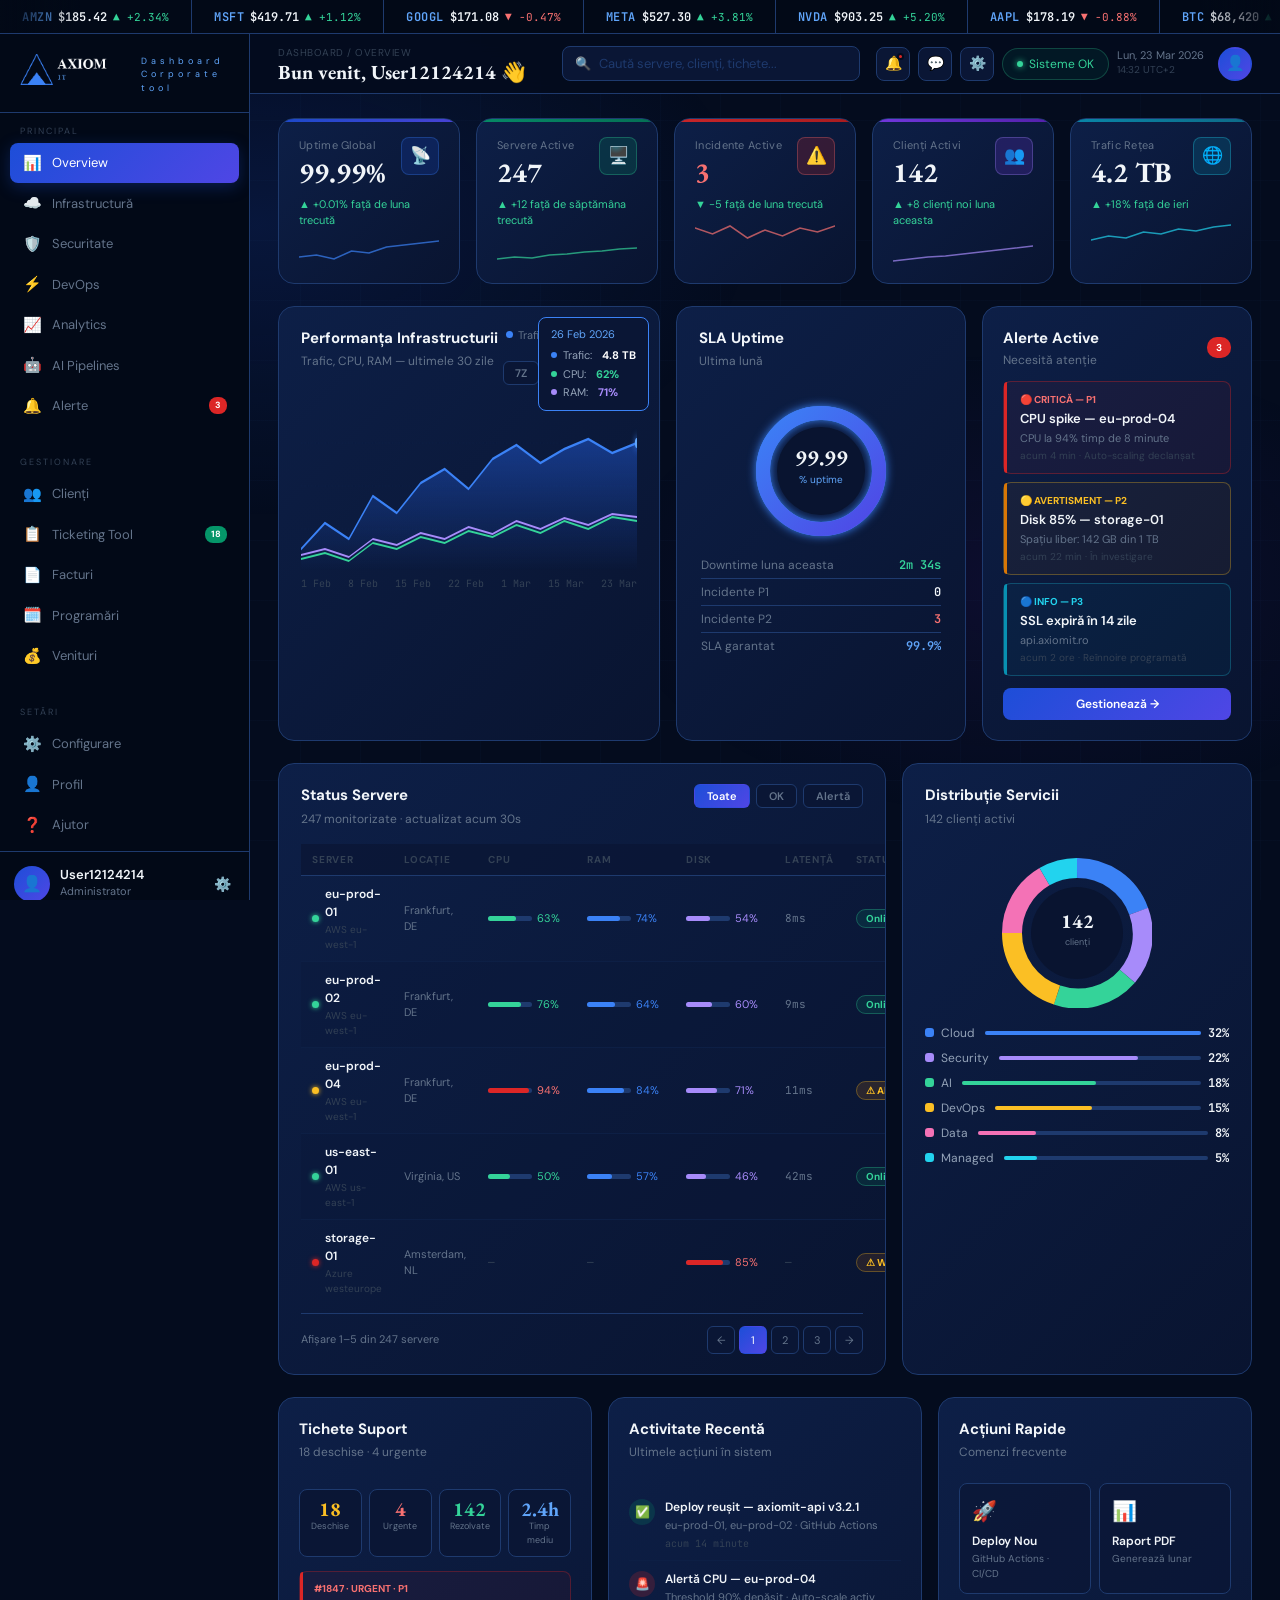
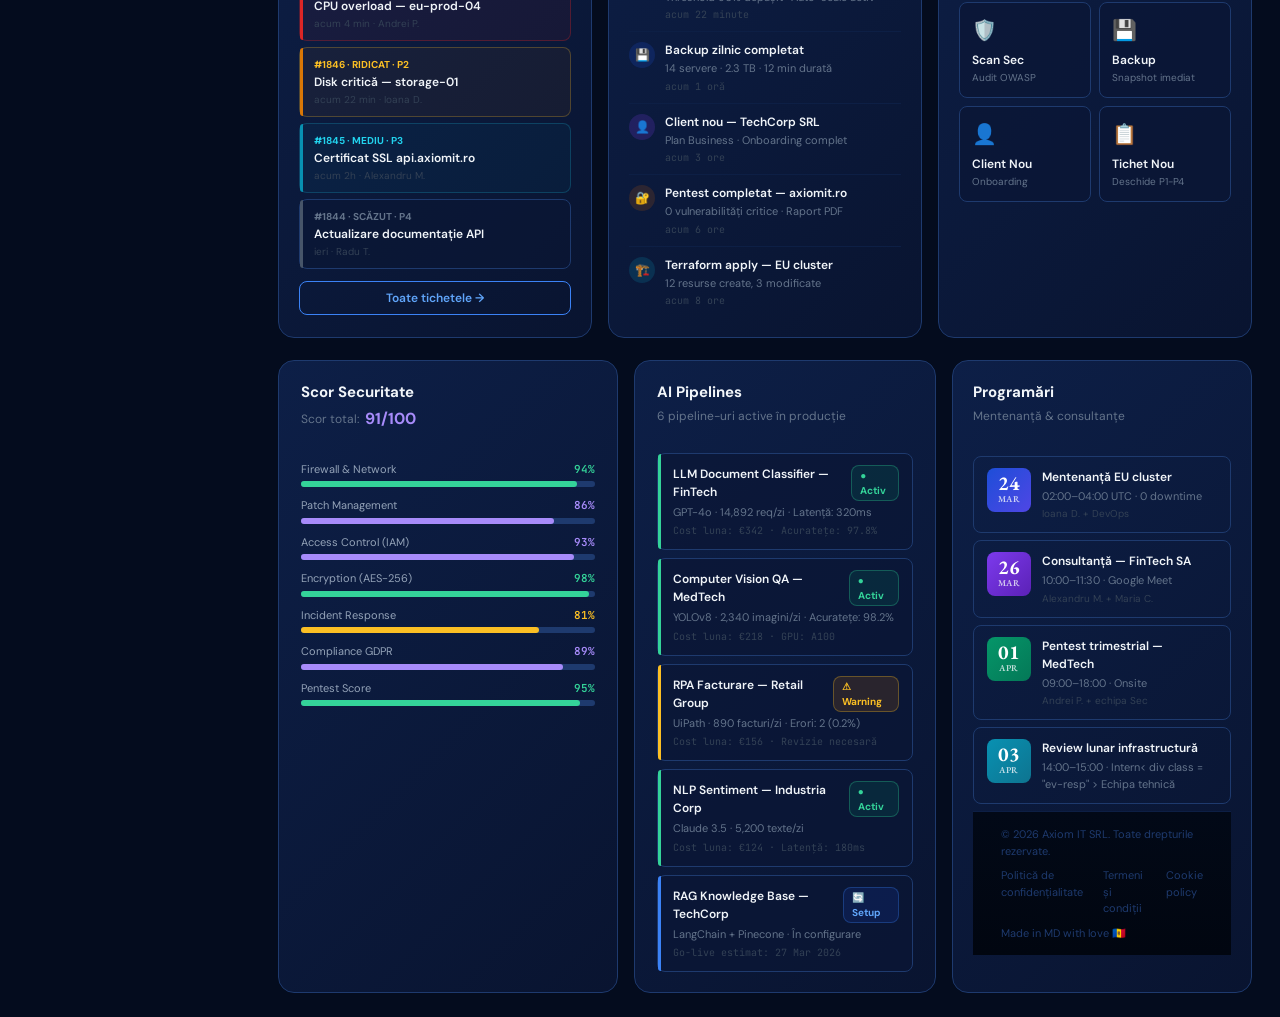
<file: dashboard.html>
<!DOCTYPE html>
<html lang="ro">
<head>
<meta charset="UTF-8"/>
<meta name="viewport" content="width=device-width, initial-scale=1.0"/>
<title>Axiom IT — Dashboard</title>
<link rel="stylesheet" href="./css/dashboard.css"/>
</head>
<body>
<div class="band-stocuri">
  <div class="pista-stocuri">

    <div class="element-stoc"><span class="simbol-stoc">AMZN</span><span class="pret-stoc">$185.42</span><span class="variatie-stoc sus">▲ +2.34%</span></div>
    <div class="element-stoc"><span class="simbol-stoc">MSFT</span><span class="pret-stoc">$419.71</span><span class="variatie-stoc sus">▲ +1.12%</span></div>
    <div class="element-stoc"><span class="simbol-stoc">GOOGL</span><span class="pret-stoc">$171.08</span><span class="variatie-stoc jos">▼ -0.47%</span></div>
    <div class="element-stoc"><span class="simbol-stoc">META</span><span class="pret-stoc">$527.30</span><span class="variatie-stoc sus">▲ +3.81%</span></div>
    <div class="element-stoc"><span class="simbol-stoc">NVDA</span><span class="pret-stoc">$903.25</span><span class="variatie-stoc sus">▲ +5.20%</span></div>
    <div class="element-stoc"><span class="simbol-stoc">AAPL</span><span class="pret-stoc">$178.19</span><span class="variatie-stoc jos">▼ -0.88%</span></div>
    <div class="element-stoc"><span class="simbol-stoc">BTC</span><span class="pret-stoc">$68,420</span><span class="variatie-stoc sus">▲ +4.13%</span></div>
    <div class="element-stoc"><span class="simbol-stoc">ETH</span><span class="pret-stoc">$3,841</span><span class="variatie-stoc sus">▲ +2.95%</span></div>
    <div class="element-stoc"><span class="simbol-stoc">TSLA</span><span class="pret-stoc">$176.48</span><span class="variatie-stoc jos">▼ -1.33%</span></div>
    <div class="element-stoc"><span class="simbol-stoc">CRM</span><span class="pret-stoc">$298.10</span><span class="variatie-stoc sus">▲ +0.74%</span></div>
    <div class="element-stoc"><span class="simbol-stoc">SNOW</span><span class="pret-stoc">$168.33</span><span class="variatie-stoc sus">▲ +1.58%</span></div>
    <div class="element-stoc"><span class="simbol-stoc">DDOG</span><span class="pret-stoc">$122.07</span><span class="variatie-stoc sus">▲ +0.92%</span></div>
    <div class="element-stoc"><span class="simbol-stoc">S&P500</span><span class="pret-stoc">5,254.35</span><span class="variatie-stoc sus">▲ +0.32%</span></div>
    <div class="element-stoc"><span class="simbol-stoc">NASDAQ</span><span class="pret-stoc">16,428.82</span><span class="variatie-stoc sus">▲ +0.54%</span></div>
    <div class="element-stoc"><span class="simbol-stoc">EUR/USD</span><span class="pret-stoc">1.0842</span><span class="variatie-stoc jos">▼ -0.12%</span></div>
    <div class="element-stoc"><span class="simbol-stoc">EUR/MDL</span><span class="pret-stoc">19.42</span><span class="variatie-stoc sus">▲ +0.08%</span></div>
    <div class="element-stoc"><span class="simbol-stoc">GOLD</span><span class="pret-stoc">$2,183</span><span class="variatie-stoc sus">▲ +0.61%</span></div>
    <div class="element-stoc"><span class="simbol-stoc">OIL</span><span class="pret-stoc">$81.47</span><span class="variatie-stoc jos">▼ -0.29%</span></div>
    <div class="element-stoc"><span class="simbol-stoc">AMZN</span><span class="pret-stoc">$185.42</span><span class="variatie-stoc sus">▲ +2.34%</span></div>
    <div class="element-stoc"><span class="simbol-stoc">MSFT</span><span class="pret-stoc">$419.71</span><span class="variatie-stoc sus">▲ +1.12%</span></div>
    <div class="element-stoc"><span class="simbol-stoc">GOOGL</span><span class="pret-stoc">$171.08</span><span class="variatie-stoc jos">▼ -0.47%</span></div>
    <div class="element-stoc"><span class="simbol-stoc">META</span><span class="pret-stoc">$527.30</span><span class="variatie-stoc sus">▲ +3.81%</span></div>
    <div class="element-stoc"><span class="simbol-stoc">NVDA</span><span class="pret-stoc">$903.25</span><span class="variatie-stoc sus">▲ +5.20%</span></div>
    <div class="element-stoc"><span class="simbol-stoc">AAPL</span><span class="pret-stoc">$178.19</span><span class="variatie-stoc jos">▼ -0.88%</span></div>
    <div class="element-stoc"><span class="simbol-stoc">BTC</span><span class="pret-stoc">$68,420</span><span class="variatie-stoc sus">▲ +4.13%</span></div>
    <div class="element-stoc"><span class="simbol-stoc">ETH</span><span class="pret-stoc">$3,841</span><span class="variatie-stoc sus">▲ +2.95%</span></div>
    <div class="element-stoc"><span class="simbol-stoc">TSLA</span><span class="pret-stoc">$176.48</span><span class="variatie-stoc jos">▼ -1.33%</span></div>
    <div class="element-stoc"><span class="simbol-stoc">CRM</span><span class="pret-stoc">$298.10</span><span class="variatie-stoc sus">▲ +0.74%</span></div>
    <div class="element-stoc"><span class="simbol-stoc">SNOW</span><span class="pret-stoc">$168.33</span><span class="variatie-stoc sus">▲ +1.58%</span></div>
    <div class="element-stoc"><span class="simbol-stoc">DDOG</span><span class="pret-stoc">$122.07</span><span class="variatie-stoc sus">▲ +0.92%</span></div>
    <div class="element-stoc"><span class="simbol-stoc">S&P500</span><span class="pret-stoc">5,254.35</span><span class="variatie-stoc sus">▲ +0.32%</span></div>
    <div class="element-stoc"><span class="simbol-stoc">NASDAQ</span><span class="pret-stoc">16,428.82</span><span class="variatie-stoc sus">▲ +0.54%</span></div>
    <div class="element-stoc"><span class="simbol-stoc">EUR/USD</span><span class="pret-stoc">1.0842</span><span class="variatie-stoc jos">▼ -0.12%</span></div>
    <div class="element-stoc"><span class="simbol-stoc">EUR/MDL</span><span class="pret-stoc">19.42</span><span class="variatie-stoc sus">▲ +0.08%</span></div>
    <div class="element-stoc"><span class="simbol-stoc">GOLD</span><span class="pret-stoc">$2,183</span><span class="variatie-stoc sus">▲ +0.61%</span></div>
    <div class="element-stoc"><span class="simbol-stoc">OIL</span><span class="pret-stoc">$81.47</span><span class="variatie-stoc jos">▼ -0.29%</span></div>
  </div>
</div>


<div class="layout-dashboard">
  <aside class="sidebar">
    <a href="index.html" class="sidebar-logo">
<img src="./img/logo-axiom.png" alt="Axiom IT" width="110">
      <div class="sidebar-logo-text">
        <span class="tag-logo">Dashboard Corporate tool</span>
      </div>
    </a>

    <div class="sidebar-grup">
      <p class="sidebar-grup-label">Principal</p>
      <a href="#" class="sidebar-link activ"><span class="sidebar-icon">📊</span><span class="sidebar-text">Overview</span></a>
      <a href="#panou-infrastructura" class="sidebar-link"><span class="sidebar-icon">☁️</span><span class="sidebar-text">Infrastructură</span></a>
      <a href="#panou-securitate" class="sidebar-link"><span class="sidebar-icon">🛡️</span><span class="sidebar-text">Securitate</span></a>
      <a href="#panou-devops" class="sidebar-link"><span class="sidebar-icon">⚡</span><span class="sidebar-text">DevOps</span></a>
      <a href="#panou-analytics" class="sidebar-link"><span class="sidebar-icon">📈</span><span class="sidebar-text">Analytics</span></a>
      <a href="#panou-ai" class="sidebar-link"><span class="sidebar-icon">🤖</span><span class="sidebar-text">AI Pipelines</span></a>
      <a href="#panou-alerte" class="sidebar-link"><span class="sidebar-icon">🔔</span><span class="sidebar-text">Alerte</span><span class="sidebar-badge">3</span></a>
    </div>

    <div class="sidebar-hr"></div>

    <div class="sidebar-grup">
      <p class="sidebar-grup-label">Gestionare</p>
      <a href="#panou-clienti" class="sidebar-link"><span class="sidebar-icon">👥</span><span class="sidebar-text">Clienți</span></a>

      <a href="#ticketing-overlay" class="sidebar-link">
        <span class="sidebar-icon">📋</span>
        <span class="sidebar-text">Ticketing Tool</span>
        <span class="sidebar-badge nou">18</span>
      </a>
      <a href="#panou-facturi" class="sidebar-link"><span class="sidebar-icon">📄</span><span class="sidebar-text">Facturi</span></a>
      <a href="#panou-programari" class="sidebar-link"><span class="sidebar-icon">🗓️</span><span class="sidebar-text">Programări</span></a>
      <a href="#panou-venituri" class="sidebar-link"><span class="sidebar-icon">💰</span><span class="sidebar-text">Venituri</span></a>
    </div>

    <div class="sidebar-hr"></div>

    <div class="sidebar-grup">
      <p class="sidebar-grup-label">Setări</p>
      <a href="#panou-configurare" class="sidebar-link"><span class="sidebar-icon">⚙️</span><span class="sidebar-text">Configurare</span></a>
      <a href="#panou-profil" class="sidebar-link"><span class="sidebar-icon">👤</span><span class="sidebar-text">Profil</span></a>
      <a href="#panou-ajutor" class="sidebar-link"><span class="sidebar-icon">❓</span><span class="sidebar-text">Ajutor</span></a>
    </div>

    <div class="sidebar-profil">
      <div class="sidebar-avatar">👤</div>
      <div class="sidebar-profil-info">
        <p class="profil-nume">User12124214</p>
        <p class="profil-rol">Administrator</p>
      </div>
      <button class="sidebar-profil-btn">⚙️</button>
    </div>
  </aside>



  <div class="continut-principal">

    <header class="topbar">
      <div class="topbar-titlu">
        <p class="breadcrumb">DASHBOARD / OVERVIEW</p>
        <h1 class="titlu">Bun venit, User12124214 👋</h1>
      </div>

      <div class="topbar-search">
        <span class="topbar-search-icon">🔍</span>
        <input type="search" placeholder="Caută servere, clienți, tichete..."/>
      </div>

      <div class="topbar-actiuni">
        <a href="#drop-notificari" class="topbar-btn">🔔<span class="topbar-notif-dot"></span></a>
        <a href="#drop-mesaje" class="topbar-btn">💬</a>
        <a href="#drop-setari" class="topbar-btn">⚙️</a>
        <div class="topbar-indicator">
          <span class="topbar-dot-verde"></span>
          Sisteme OK
        </div>
        <div class="topbar-dataora">
          <p class="data">Lun, 23 Mar 2026</p>
          <p class="ora">14:32 UTC+2</p>
        </div>
        <div class="topbar-avatar">👤</div>
      </div>
    </header>


    <div class="zona-dashboard">
      <div class="rand-kpi">
        <div class="kpi kpi-albastru apare">
          <div class="kpi-sus">
            <div><p class="kpi-eticheta">Uptime Global</p><div class="kpi-valoare">99.99%</div></div>
            <div class="kpi-pictograma" style="background:rgba(29,78,216,.2);border:1px solid rgba(59,130,246,.3)">📡</div>
          </div>
          <div class="kpi-tendinta sus">▲ +0.01% față de luna trecută</div>
          <div class="kpi-sparkline">
            <svg viewBox="0 0 120 28" preserveAspectRatio="none">
              <polyline points="0,20 15,18 30,22 45,14 60,16 75,10 90,8 105,6 120,4" fill="none" stroke="#3b82f6" stroke-width="1.5" stroke-linecap="round"/>
            </svg>
          </div>
        </div>

        <div class="kpi kpi-verde apare-1">
          <div class="kpi-sus">
            <div><p class="kpi-eticheta">Servere Active</p><div class="kpi-valoare">247</div></div>
            <div class="kpi-pictograma" style="background:rgba(5,150,105,.2);border:1px solid rgba(52,211,153,.3)">🖥️</div>
          </div>
          <div class="kpi-tendinta sus">▲ +12 față de săptămâna trecută</div>
          <div class="kpi-sparkline">
            <svg viewBox="0 0 120 28" preserveAspectRatio="none">
              <polyline points="0,22 15,20 30,21 45,18 60,17 75,15 90,14 105,12 120,11" fill="none" stroke="#34d399" stroke-width="1.5" stroke-linecap="round"/>
            </svg>
          </div>
        </div>

        <div class="kpi kpi-rosu apare-2 glow-rosu">
          <div class="kpi-sus">
            <div><p class="kpi-eticheta">Incidente Active</p><div class="kpi-valoare" style="color:#f87171">3</div></div>
            <div class="kpi-pictograma" style="background:rgba(220,38,38,.2);border:1px solid rgba(248,113,113,.3)">⚠️</div>
          </div>
          <div class="kpi-tendinta sus">▼ -5 față de luna trecută</div>
          <div class="kpi-sparkline">
            <svg viewBox="0 0 120 28" preserveAspectRatio="none">
              <polyline points="0,8 15,14 30,6 45,18 60,10 75,16 90,8 105,12 120,6" fill="none" stroke="#f87171" stroke-width="1.5" stroke-linecap="round"/>
            </svg>
          </div>
        </div>

        <div class="kpi kpi-mov apare-3">
          <div class="kpi-sus">
            <div><p class="kpi-eticheta">Clienți Activi</p><div class="kpi-valoare">142</div></div>
            <div class="kpi-pictograma" style="background:rgba(124,58,237,.2);border:1px solid rgba(167,139,250,.3)">👥</div>
          </div>
          <div class="kpi-tendinta sus">▲ +8 clienți noi luna aceasta</div>
          <div class="kpi-sparkline">
            <svg viewBox="0 0 120 28" preserveAspectRatio="none">
              <polyline points="0,24 15,22 30,20 45,19 60,17 75,15 90,13 105,11 120,9" fill="none" stroke="#a78bfa" stroke-width="1.5" stroke-linecap="round"/>
            </svg>
          </div>
        </div>

        <div class="kpi kpi-cyan apare-4">
          <div class="kpi-sus">
            <div><p class="kpi-eticheta">Trafic Rețea</p><div class="kpi-valoare">4.2 TB</div></div>
            <div class="kpi-pictograma" style="background:rgba(8,145,178,.2);border:1px solid rgba(34,211,238,.3)">🌐</div>
          </div>
          <div class="kpi-tendinta sus">▲ +18% față de ieri</div>
          <div class="kpi-sparkline">
            <svg viewBox="0 0 120 28" preserveAspectRatio="none">
              <polyline points="0,20 15,16 30,18 45,12 60,14 75,9 90,11 105,7 120,5" fill="none" stroke="#22d3ee" stroke-width="1.5" stroke-linecap="round"/>
            </svg>
          </div>
        </div>
      </div>

      <div class="rand-grafice">

        <div class="grafic-performanta apare">
          <div class="grafic-cap">
            <div>
              <h3>Performanța Infrastructurii</h3>
              <p>Trafic, CPU, RAM — ultimele 30 zile</p>
            </div>
            <div style="display:flex;flex-direction:column;align-items:flex-end;gap:8px">
              <div class="legenduri">
                <div class="legenda-item"><span class="legenda-dot" style="background:#3b82f6"></span>Trafic</div>
                <div class="legenda-item"><span class="legenda-dot" style="background:#34d399"></span>CPU</div>
                <div class="legenda-item"><span class="legenda-dot" style="background:#a78bfa"></span>RAM</div>
              </div>
              <div class="pilule-timp">
                <button class="pilula-timp">7Z</button>
                <button class="pilula-timp activ">30Z</button>
                <button class="pilula-timp">90Z</button>
              </div>
            </div>
          </div>

          <div class="tooltip-grafic">
            <div class="t-data">26 Feb 2026</div>
            <div class="t-rand"><span class="t-dot" style="background:#3b82f6"></span><span style="color:#94a3b8">Trafic:</span><strong style="color:#fff;margin-left:4px">4.8 TB</strong></div>
            <div class="t-rand"><span class="t-dot" style="background:#34d399"></span><span style="color:#94a3b8">CPU:</span><strong style="color:#34d399;margin-left:4px">62%</strong></div>
            <div class="t-rand"><span class="t-dot" style="background:#a78bfa"></span><span style="color:#94a3b8">RAM:</span><strong style="color:#a78bfa;margin-left:4px">71%</strong></div>
          </div>

          <div class="zona-svg">
            <svg viewBox="0 0 800 170" preserveAspectRatio="none">
              <defs>
                <linearGradient id="gfBlue" x1="0" y1="0" x2="0" y2="1">
                  <stop offset="0%" stop-color="#2563eb" stop-opacity=".45"/>
                  <stop offset="100%" stop-color="#2563eb" stop-opacity="0"/>
                </linearGradient>
              </defs>
              <line x1="0" y1="42" x2="800" y2="42" stroke="#1e3a6e" stroke-width=".5" stroke-dasharray="4,4" opacity=".35"/>
              <line x1="0" y1="85" x2="800" y2="85" stroke="#1e3a6e" stroke-width=".5" stroke-dasharray="4,4" opacity=".35"/>
              <line x1="0" y1="128" x2="800" y2="128" stroke="#1e3a6e" stroke-width=".5" stroke-dasharray="4,4" opacity=".35"/>
              <polygon points="0,148 57,122 114,138 171,95 228,112 285,82 342,68 399,88 456,58 513,44 570,62 627,48 684,38 741,52 800,42 800,170 0,170" fill="url(#gfBlue)"/>
              <polyline points="0,148 57,122 114,138 171,95 228,112 285,82 342,68 399,88 456,58 513,44 570,62 627,48 684,38 741,52 800,42" fill="none" stroke="#3b82f6" stroke-width="2.5" stroke-linecap="round" stroke-linejoin="round"/>
              <polyline points="0,158 57,152 114,160 171,142 228,148 285,136 342,142 399,130 456,136 513,124 570,132 627,120 684,128 741,116 800,120" fill="none" stroke="#34d399" stroke-width="1.8" stroke-linecap="round" stroke-linejoin="round"/>
              <polyline points="0,154 57,148 114,156 171,138 228,144 285,132 342,138 399,126 456,133 513,120 570,128 627,117 684,124 741,113 800,116" fill="none" stroke="#a78bfa" stroke-width="1.8" stroke-linecap="round" stroke-linejoin="round"/>
              <circle cx="800" cy="42" r="5" fill="#60a5fa" style="filter:drop-shadow(0 0 5px #3b82f6)"/>
            </svg>
          </div>
          <div class="axe-x">
            <span>1 Feb</span><span>8 Feb</span><span>15 Feb</span><span>22 Feb</span><span>1 Mar</span><span>15 Mar</span><span>23 Mar</span>
          </div>
        </div>

        <div class="card-ring apare-1">
          <div class="grafic-cap"><div><h3>SLA Uptime</h3><p>Ultima lună</p></div></div>
          <div class="zona-ring">
            <svg width="150" height="150" viewBox="-75 -75 150 150">
              <circle cx="0" cy="0" r="58" fill="none" stroke="#1e3a6e" stroke-width="14"/>
              <circle cx="0" cy="0" r="58" fill="none" stroke="#3b82f6" stroke-width="14"
                stroke-dasharray="362 2" stroke-dashoffset="90" stroke-linecap="round"
                style="filter:drop-shadow(0 0 5px #3b82f6)"/>
              <defs>
                <linearGradient id="rg2" x1="0%" y1="0%" x2="100%" y2="100%">
                  <stop offset="0%" stop-color="#3b82f6"/><stop offset="100%" stop-color="#4f46e5"/>
                </linearGradient>
              </defs>
              <circle cx="0" cy="0" r="58" fill="none" stroke="url(#rg2)" stroke-width="14" stroke-dasharray="362 2" stroke-dashoffset="90" stroke-linecap="round"/>
              <circle cx="0" cy="0" r="44" fill="#091430"/>
              <text x="0" y="-6" font-family="EB Garamond,serif" font-size="22" font-weight="700" fill="#f1f5f9" text-anchor="middle">99.99</text>
              <text x="0" y="12" font-family="DM Sans,sans-serif" font-size="10" fill="#60a5fa" text-anchor="middle">%  uptime</text>
            </svg>
          </div>
          <div style="padding:0 2px">
            <div class="rand-sla"><span class="cheie">Downtime luna aceasta</span><span class="val" style="color:#34d399">2m 34s</span></div>
            <div class="rand-sla"><span class="cheie">Incidente P1</span><span class="val">0</span></div>
            <div class="rand-sla"><span class="cheie">Incidente P2</span><span class="val" style="color:#f87171">3</span></div>
            <div class="rand-sla"><span class="cheie">SLA garantat</span><span class="val" style="color:#60a5fa">99.9%</span></div>
          </div>
        </div>

        <div class="card-alerte apare-2">
          <div style="display:flex;align-items:center;justify-content:space-between;margin-bottom:4px">
            <div><h3 style="color:#f1f5f9;font-size:15px;margin-bottom:2px">Alerte Active</h3><p style="font-size:12px;color:#64748b;margin:0">Necesită atenție</p></div>
            <span style="background:#dc2626;color:#fff;font-size:10px;font-weight:700;padding:3px 9px;border-radius:10px">3</span>
          </div>
          <div class="alerta-item alerta-critica">
            <div class="alerta-nivel">🔴 CRITICĂ — P1</div>
            <div class="alerta-titlu">CPU spike — eu-prod-04</div>
            <div class="alerta-detaliu">CPU la 94% timp de 8 minute</div>
            <div class="alerta-meta">acum 4 min · Auto-scaling declanșat</div>
          </div>
          <div class="alerta-item alerta-warning">
            <div class="alerta-nivel">🟡 AVERTISMENT — P2</div>
            <div class="alerta-titlu">Disk 85% — storage-01</div>
            <div class="alerta-detaliu">Spațiu liber: 142 GB din 1 TB</div>
            <div class="alerta-meta">acum 22 min · În investigare</div>
          </div>
          <div class="alerta-item alerta-info">
            <div class="alerta-nivel">🔵 INFO — P3</div>
            <div class="alerta-titlu">SSL expiră în 14 zile</div>
            <div class="alerta-detaliu">api.axiomit.ro</div>
            <div class="alerta-meta">acum 2 ore · Reînnoire programată</div>
          </div>
          <button class="btn-alerte-toate">Gestionează →</button>
        </div>

      </div>

      <div class="rand-tabel-donut">

        <div class="card-tabel apare">
          <div class="grafic-cap">
            <div><h3>Status Servere</h3><p>247 monitorizate · actualizat acum 30s</p></div>
            <div class="filtre-tabel">
              <button class="filtru activ">Toate</button>
              <button class="filtru">OK</button>
              <button class="filtru">Alertă</button>
            </div>
          </div>

          <table class="tabel">
            <thead>
              <tr>
                <th>Server</th>
                <th>Locație</th>
                <th style="min-width:90px">CPU</th>
                <th style="min-width:90px">RAM</th>
                <th style="min-width:90px">Disk</th>
                <th>Latență</th>
                <th>Status</th>
              </tr>
            </thead>
            <tbody>
              <tr>
                <td><div class="stare-server"><span class="dot-server dot-online"></span><div><div class="server-nume">eu-prod-01</div><div class="server-sub">AWS eu-west-1</div></div></div></td>
                <td style="color:#64748b;font-size:11px">Frankfurt, DE</td>
                <td><div class="bara-cpu"><div class="bara-bg"><div class="bara-val" style="width:63%;background:#34d399"></div></div><span style="font-size:11px;color:#34d399;width:28px;flex-shrink:0">63%</span></div></td>
                <td><div class="bara-cpu"><div class="bara-bg"><div class="bara-val" style="width:74%;background:#3b82f6"></div></div><span style="font-size:11px;color:#3b82f6;width:28px;flex-shrink:0">74%</span></div></td>
                <td><div class="bara-cpu"><div class="bara-bg"><div class="bara-val" style="width:54%;background:#a78bfa"></div></div><span style="font-size:11px;color:#a78bfa;width:28px;flex-shrink:0">54%</span></div></td>
                <td style="font-family:'JetBrains Mono',monospace;font-size:11px;color:#64748b">8ms</td>
                <td><span class="badge-stare badge-online">Online</span></td>
              </tr>
              <tr>
                <td><div class="stare-server"><span class="dot-server dot-online"></span><div><div class="server-nume">eu-prod-02</div><div class="server-sub">AWS eu-west-1</div></div></div></td>
                <td style="color:#64748b;font-size:11px">Frankfurt, DE</td>
                <td><div class="bara-cpu"><div class="bara-bg"><div class="bara-val" style="width:76%;background:#34d399"></div></div><span style="font-size:11px;color:#34d399;width:28px;flex-shrink:0">76%</span></div></td>
                <td><div class="bara-cpu"><div class="bara-bg"><div class="bara-val" style="width:64%;background:#3b82f6"></div></div><span style="font-size:11px;color:#3b82f6;width:28px;flex-shrink:0">64%</span></div></td>
                <td><div class="bara-cpu"><div class="bara-bg"><div class="bara-val" style="width:60%;background:#a78bfa"></div></div><span style="font-size:11px;color:#a78bfa;width:28px;flex-shrink:0">60%</span></div></td>
                <td style="font-family:'JetBrains Mono',monospace;font-size:11px;color:#64748b">9ms</td>
                <td><span class="badge-stare badge-online">Online</span></td>
              </tr>
              <tr>
                <td><div class="stare-server"><span class="dot-server dot-warn"></span><div><div class="server-nume">eu-prod-04</div><div class="server-sub">AWS eu-west-1</div></div></div></td>
                <td style="color:#64748b;font-size:11px">Frankfurt, DE</td>
                <td><div class="bara-cpu"><div class="bara-bg"><div class="bara-val" style="width:94%;background:#dc2626"></div></div><span style="font-size:11px;color:#f87171;width:28px;flex-shrink:0">94%</span></div></td>
                <td><div class="bara-cpu"><div class="bara-bg"><div class="bara-val" style="width:84%;background:#3b82f6"></div></div><span style="font-size:11px;color:#3b82f6;width:28px;flex-shrink:0">84%</span></div></td>
                <td><div class="bara-cpu"><div class="bara-bg"><div class="bara-val" style="width:71%;background:#a78bfa"></div></div><span style="font-size:11px;color:#a78bfa;width:28px;flex-shrink:0">71%</span></div></td>
                <td style="font-family:'JetBrains Mono',monospace;font-size:11px;color:#64748b">11ms</td>
                <td><span class="badge-stare badge-warn">⚠ Alertă</span></td>
              </tr>
              <tr>
                <td><div class="stare-server"><span class="dot-server dot-online"></span><div><div class="server-nume">us-east-01</div><div class="server-sub">AWS us-east-1</div></div></div></td>
                <td style="color:#64748b;font-size:11px">Virginia, US</td>
                <td><div class="bara-cpu"><div class="bara-bg"><div class="bara-val" style="width:50%;background:#34d399"></div></div><span style="font-size:11px;color:#34d399;width:28px;flex-shrink:0">50%</span></div></td>
                <td><div class="bara-cpu"><div class="bara-bg"><div class="bara-val" style="width:57%;background:#3b82f6"></div></div><span style="font-size:11px;color:#3b82f6;width:28px;flex-shrink:0">57%</span></div></td>
                <td><div class="bara-cpu"><div class="bara-bg"><div class="bara-val" style="width:46%;background:#a78bfa"></div></div><span style="font-size:11px;color:#a78bfa;width:28px;flex-shrink:0">46%</span></div></td>
                <td style="font-family:'JetBrains Mono',monospace;font-size:11px;color:#64748b">42ms</td>
                <td><span class="badge-stare badge-online">Online</span></td>
              </tr>
              <tr>
                <td><div class="stare-server"><span class="dot-server dot-err"></span><div><div class="server-nume">storage-01</div><div class="server-sub">Azure westeurope</div></div></div></td>
                <td style="color:#64748b;font-size:11px">Amsterdam, NL</td>
                <td><div style="font-size:11px;color:#334155;font-family:'JetBrains Mono',monospace">—</div></td>
                <td><div style="font-size:11px;color:#334155;font-family:'JetBrains Mono',monospace">—</div></td>
                <td><div class="bara-cpu"><div class="bara-bg"><div class="bara-val" style="width:85%;background:#dc2626"></div></div><span style="font-size:11px;color:#f87171;width:28px;flex-shrink:0">85%</span></div></td>
                <td style="font-family:'JetBrains Mono',monospace;font-size:11px;color:#334155">—</td>
                <td><span class="badge-stare badge-warning">⚠ Warning</span></td>
              </tr>
            </tbody>
          </table>

          <div class="paginare">
            <p class="paginare-text">Afișare 1–5 din 247 servere</p>
            <div class="paginare-btn">
              <button class="pg-btn">←</button>
              <button class="pg-btn activ">1</button>
              <button class="pg-btn">2</button>
              <button class="pg-btn">3</button>
              <button class="pg-btn">→</button>
            </div>
          </div>
        </div>

        <div class="card-donut apare-1">
          <div class="grafic-cap"><div><h3>Distribuție Servicii</h3><p>142 clienți activi</p></div></div>
          <div class="zona-donut">
            <svg width="150" height="150" viewBox="-75 -75 150 150">
              <path d="M 0,-65 A 65,65 0 0,1 61.7,-21.7" fill="none" stroke="#3b82f6" stroke-width="20"/>
              <path d="M 61.7,-21.7 A 65,65 0 0,1 50.3,43.2" fill="none" stroke="#a78bfa" stroke-width="20"/>
              <path d="M 50.3,43.2 A 65,65 0 0,1 -20,62" fill="none" stroke="#34d399" stroke-width="20"/>
              <path d="M -20,62 A 65,65 0 0,1 -65,0" fill="none" stroke="#fbbf24" stroke-width="20"/>
              <path d="M -65,0 A 65,65 0 0,1 -32.5,-56.3" fill="none" stroke="#f472b6" stroke-width="20"/>
              <path d="M -32.5,-56.3 A 65,65 0 0,1 0,-65" fill="none" stroke="#22d3ee" stroke-width="20"/>
              <circle cx="0" cy="0" r="46" fill="#091430"/>
              <text x="0" y="-5" font-family="EB Garamond,serif" font-size="20" font-weight="700" fill="#f1f5f9" text-anchor="middle">142</text>
              <text x="0" y="12" font-family="DM Sans,sans-serif" font-size="9" fill="#64748b" text-anchor="middle">clienți</text>
            </svg>
          </div>
          <div class="legenda-donut">
            <div class="legenda-donut-item"><div class="legenda-stg"><div class="legenda-patrat" style="background:#3b82f6"></div><span class="legenda-text">Cloud</span></div><div style="display:flex;align-items:center;gap:7px;flex:1;justify-content:flex-end"><div class="legenda-bara-bg"><div class="legenda-bara-val" style="width:100%;background:#3b82f6"></div></div><span class="legenda-procent">32%</span></div></div>
            <div class="legenda-donut-item"><div class="legenda-stg"><div class="legenda-patrat" style="background:#a78bfa"></div><span class="legenda-text">Security</span></div><div style="display:flex;align-items:center;gap:7px;flex:1;justify-content:flex-end"><div class="legenda-bara-bg"><div class="legenda-bara-val" style="width:69%;background:#a78bfa"></div></div><span class="legenda-procent">22%</span></div></div>
            <div class="legenda-donut-item"><div class="legenda-stg"><div class="legenda-patrat" style="background:#34d399"></div><span class="legenda-text">AI</span></div><div style="display:flex;align-items:center;gap:7px;flex:1;justify-content:flex-end"><div class="legenda-bara-bg"><div class="legenda-bara-val" style="width:56%;background:#34d399"></div></div><span class="legenda-procent">18%</span></div></div>
            <div class="legenda-donut-item"><div class="legenda-stg"><div class="legenda-patrat" style="background:#fbbf24"></div><span class="legenda-text">DevOps</span></div><div style="display:flex;align-items:center;gap:7px;flex:1;justify-content:flex-end"><div class="legenda-bara-bg"><div class="legenda-bara-val" style="width:47%;background:#fbbf24"></div></div><span class="legenda-procent">15%</span></div></div>
            <div class="legenda-donut-item"><div class="legenda-stg"><div class="legenda-patrat" style="background:#f472b6"></div><span class="legenda-text">Data</span></div><div style="display:flex;align-items:center;gap:7px;flex:1;justify-content:flex-end"><div class="legenda-bara-bg"><div class="legenda-bara-val" style="width:25%;background:#f472b6"></div></div><span class="legenda-procent">8%</span></div></div>
            <div class="legenda-donut-item"><div class="legenda-stg"><div class="legenda-patrat" style="background:#22d3ee"></div><span class="legenda-text">Managed</span></div><div style="display:flex;align-items:center;gap:7px;flex:1;justify-content:flex-end"><div class="legenda-bara-bg"><div class="legenda-bara-val" style="width:16%;background:#22d3ee"></div></div><span class="legenda-procent">5%</span></div></div>
          </div>
        </div>

      </div>

      <div class="rand-inferior">

        <div class="card-tichete apare">
          <div class="grafic-cap" style="padding:0 0 12px"><div><h3>Tichete Suport</h3><p>18 deschise · 4 urgente</p></div></div>
          <div class="stat-tichete">
            <div class="stat-tic"><div class="num" style="color:#fbbf24">18</div><div class="lbl">Deschise</div></div>
            <div class="stat-tic"><div class="num" style="color:#f87171">4</div><div class="lbl">Urgente</div></div>
            <div class="stat-tic"><div class="num" style="color:#34d399">142</div><div class="lbl">Rezolvate</div></div>
            <div class="stat-tic"><div class="num" style="color:#60a5fa">2.4h</div><div class="lbl">Timp mediu</div></div>
          </div>
          <div class="tichet tic-p1"><div class="tic-nivel">#1847 · URGENT · P1</div><div class="tic-titlu">CPU overload — eu-prod-04</div><div class="tic-meta">acum 4 min · Andrei P.</div></div>
          <div class="tichet tic-p2"><div class="tic-nivel">#1846 · RIDICAT · P2</div><div class="tic-titlu">Disk critică — storage-01</div><div class="tic-meta">acum 22 min · Ioana D.</div></div>
          <div class="tichet tic-p3"><div class="tic-nivel">#1845 · MEDIU · P3</div><div class="tic-titlu">Certificat SSL api.axiomit.ro</div><div class="tic-meta">acum 2h · Alexandru M.</div></div>
          <div class="tichet tic-p4"><div class="tic-nivel">#1844 · SCĂZUT · P4</div><div class="tic-titlu">Actualizare documentație API</div><div class="tic-meta">ieri · Radu T.</div></div>
          <button class="btn-tic">Toate tichetele →</button>
        </div>

        <div class="card-activitate apare-1">
          <div class="grafic-cap" style="padding:0 0 12px"><div><h3>Activitate Recentă</h3><p>Ultimele acțiuni în sistem</p></div></div>
          <div class="activitate-item"><div class="activitate-nod" style="background:rgba(5,150,105,.2)">✅</div><div class="activitate-continut"><h4>Deploy reușit — axiomit-api v3.2.1</h4><p class="detaliu">eu-prod-01, eu-prod-02 · GitHub Actions</p><p class="timp">acum 14 minute</p></div></div>
          <div class="activitate-item"><div class="activitate-nod" style="background:rgba(220,38,38,.2)">🚨</div><div class="activitate-continut"><h4>Alertă CPU — eu-prod-04</h4><p class="detaliu">Threshold 90% depășit · Auto-scale activ</p><p class="timp">acum 22 minute</p></div></div>
          <div class="activitate-item"><div class="activitate-nod" style="background:rgba(29,78,216,.2)">💾</div><div class="activitate-continut"><h4>Backup zilnic completat</h4><p class="detaliu">14 servere · 2.3 TB · 12 min durată</p><p class="timp">acum 1 oră</p></div></div>
          <div class="activitate-item"><div class="activitate-nod" style="background:rgba(124,58,237,.2)">👤</div><div class="activitate-continut"><h4>Client nou — TechCorp SRL</h4><p class="detaliu">Plan Business · Onboarding complet</p><p class="timp">acum 3 ore</p></div></div>
          <div class="activitate-item"><div class="activitate-nod" style="background:rgba(180,83,9,.2)">🔐</div><div class="activitate-continut"><h4>Pentest completat — axiomit.ro</h4><p class="detaliu">0 vulnerabilități critice · Raport PDF</p><p class="timp">acum 6 ore</p></div></div>
          <div class="activitate-item"><div class="activitate-nod" style="background:rgba(8,145,178,.2)">🏗️</div><div class="activitate-continut"><h4>Terraform apply — EU cluster</h4><p class="detaliu">12 resurse create, 3 modificate</p><p class="timp">acum 8 ore</p></div></div>
        </div>

        <div class="card-actiuni apare-2">
          <div class="grafic-cap" style="padding:0 0 6px"><div><h3>Acțiuni Rapide</h3><p>Comenzi frecvente</p></div></div>
          <div class="grila-actiuni">
            <a href="#" class="btn-actiune a-blue"><span class="emoji">🚀</span><div class="titlu-a">Deploy Nou</div><div class="sub-a">GitHub Actions · CI/CD</div></a>
            <a href="#" class="btn-actiune a-green"><span class="emoji">📊</span><div class="titlu-a">Raport PDF</div><div class="sub-a">Generează lunar</div></a>
            <a href="#" class="btn-actiune a-purple"><span class="emoji">🛡️</span><div class="titlu-a">Scan Sec</div><div class="sub-a">Audit OWASP</div></a>
            <a href="#" class="btn-actiune a-cyan"><span class="emoji">💾</span><div class="titlu-a">Backup</div><div class="sub-a">Snapshot imediat</div></a>
            <a href="#" class="btn-actiune a-amber"><span class="emoji">👤</span><div class="titlu-a">Client Nou</div><div class="sub-a">Onboarding</div></a>
            <a href="#ticketing-overlay" class="btn-actiune a-pink"><span class="emoji">📋</span><div class="titlu-a">Tichet Nou</div><div class="sub-a">Deschide P1-P4</div></a>
          </div>
        </div>

      </div>


      <div class="rand-sec-ai">

        <div class="card-securitate apare">
          <div class="grafic-cap" style="padding:0 0 14px"><div><h3>Scor Securitate</h3><p style="display:flex;align-items:center;gap:6px">Scor total: <strong style="color:#a78bfa;font-size:16px">91/100</strong></p></div></div>
          <div class="bara-sec-item"><div class="bara-sec-sus"><span class="bara-sec-lbl">Firewall & Network</span><span class="bara-sec-val" style="color:#34d399">94%</span></div><div class="bara-sec-bg"><div class="bara-sec-fill" style="width:94%;background:#34d399"></div></div></div>
          <div class="bara-sec-item"><div class="bara-sec-sus"><span class="bara-sec-lbl">Patch Management</span><span class="bara-sec-val" style="color:#a78bfa">86%</span></div><div class="bara-sec-bg"><div class="bara-sec-fill" style="width:86%;background:#a78bfa"></div></div></div>
          <div class="bara-sec-item"><div class="bara-sec-sus"><span class="bara-sec-lbl">Access Control (IAM)</span><span class="bara-sec-val" style="color:#a78bfa">93%</span></div><div class="bara-sec-bg"><div class="bara-sec-fill" style="width:93%;background:#a78bfa"></div></div></div>
          <div class="bara-sec-item"><div class="bara-sec-sus"><span class="bara-sec-lbl">Encryption (AES-256)</span><span class="bara-sec-val" style="color:#34d399">98%</span></div><div class="bara-sec-bg"><div class="bara-sec-fill" style="width:98%;background:#34d399"></div></div></div>
          <div class="bara-sec-item"><div class="bara-sec-sus"><span class="bara-sec-lbl">Incident Response</span><span class="bara-sec-val" style="color:#fbbf24">81%</span></div><div class="bara-sec-bg"><div class="bara-sec-fill" style="width:81%;background:#fbbf24"></div></div></div>
          <div class="bara-sec-item"><div class="bara-sec-sus"><span class="bara-sec-lbl">Compliance GDPR</span><span class="bara-sec-val" style="color:#a78bfa">89%</span></div><div class="bara-sec-bg"><div class="bara-sec-fill" style="width:89%;background:#a78bfa"></div></div></div>
          <div class="bara-sec-item"><div class="bara-sec-sus"><span class="bara-sec-lbl">Pentest Score</span><span class="bara-sec-val" style="color:#34d399">95%</span></div><div class="bara-sec-bg"><div class="bara-sec-fill" style="width:95%;background:#34d399"></div></div></div>
        </div>

        <div class="card-ai-pipelines apare-1">
          <div class="grafic-cap" style="padding:0 0 4px"><div><h3>AI Pipelines</h3><p>6 pipeline-uri active în producție</p></div></div>
          <div class="pipeline-item pip-activ"><div class="pip-sus"><span class="pip-titlu">LLM Document Classifier — FinTech</span><span class="pip-badge badge-activ">● Activ</span></div><div class="pip-det">GPT-4o · 14,892 req/zi · Latență: 320ms</div><div class="pip-meta">Cost luna: €342 · Acuratețe: 97.8%</div></div>
          <div class="pipeline-item pip-activ"><div class="pip-sus"><span class="pip-titlu">Computer Vision QA — MedTech</span><span class="pip-badge badge-activ">● Activ</span></div><div class="pip-det">YOLOv8 · 2,340 imagini/zi · Acuratețe: 98.2%</div><div class="pip-meta">Cost luna: €218 · GPU: A100</div></div>
          <div class="pipeline-item pip-warn"><div class="pip-sus"><span class="pip-titlu">RPA Facturare — Retail Group</span><span class="pip-badge badge-warn">⚠ Warning</span></div><div class="pip-det">UiPath · 890 facturi/zi · Erori: 2 (0.2%)</div><div class="pip-meta">Cost luna: €156 · Revizie necesară</div></div>
          <div class="pipeline-item pip-activ"><div class="pip-sus"><span class="pip-titlu">NLP Sentiment — Industria Corp</span><span class="pip-badge badge-activ">● Activ</span></div><div class="pip-det">Claude 3.5 · 5,200 texte/zi</div><div class="pip-meta">Cost luna: €124 · Latență: 180ms</div></div>
          <div class="pipeline-item pip-info"><div class="pip-sus"><span class="pip-titlu">RAG Knowledge Base — TechCorp</span><span class="pip-badge" style="background:rgba(29,78,216,.15);border:1px solid rgba(59,130,246,.3);color:#60a5fa">🔄 Setup</span></div><div class="pip-det">LangChain + Pinecone · În configurare</div><div class="pip-meta">Go-live estimat: 27 Mar 2026</div></div>
        </div>

        <div class="card-calendar apare-2">
          <div class="grafic-cap" style="padding:0 0 8px"><div><h3>Programări</h3><p>Mentenanță & consultanțe</p></div></div>
          <div class="ev-calendar"><div class="ev-data" style="background:var(--grad-blue)"><span class="zi">24</span><span class="luna">MAR</span></div><div class="ev-info"><div class="ev-titlu">Mentenanță EU cluster</div><div class="ev-det">02:00–04:00 UTC · 0 downtime</div><div class="ev-resp">Ioana D. + DevOps</div></div></div>
          <div class="ev-calendar"><div class="ev-data" style="background:var(--grad-purple)"><span class="zi">26</span><span class="luna">MAR</span></div><div class="ev-info"><div class="ev-titlu">Consultanță — FinTech SA</div><div class="ev-det">10:00–11:30 · Google Meet</div><div class="ev-resp">Alexandru M. + Maria C.</div></div></div>
          <div class="ev-calendar"><div class="ev-data" style="background:var(--grad-green)"><span class="zi">01</span><span class="luna">APR</span></div><div class="ev-info"><div class="ev-titlu">Pentest trimestrial — MedTech</div><div class="ev-det">09:00–18:00 · Onsite</div><div class="ev-resp">Andrei P. + echipa Sec</div></div></div>
          <div class="ev-calendar"><div class="ev-data" style="background:var(--grad-cyan)"><span class="zi">03</span><span class="luna">APR</span></div><div class="ev-info"><div class="ev-titlu">Review lunar infrastructură</div><div class="ev-det">14:00–15:00 · Intern</ div>< div class = "ev-resp" > Echipa tehnică </ div > </ div > </ div >

      </div>


      </div>

    </div>


    <footer class="footer-dash">
      <p>© 2026 Axiom IT SRL. Toate drepturile rezervate.</p>
      <div class="footer-dash-links">
        <a href="/alte fisiere/politica-confidentialitate.pdf" download>Politică de confidențialitate</a>
        <a href="/alte fisiere/termeni-conditii.pdf" download>Termeni și condiții</a>
        <a href="/alte fisiere/cookie-policy.pdf" download>Cookie policy</a>
      </div>
      <p>Made in MD with love 🇲🇩</p>
    </footer>

  </div>

</div>


<div class="overlay-ticketing" id="ticketing-overlay">

  <a href="#" class="overlay-fundal" aria-label="Închide"></a>

  <div class="overlay-panou">
    <div class="overlay-accentbar"></div>

    <div class="overlay-header">
      <div class="overlay-header-stg">
        <div class="overlay-logo-mic">
          <svg width="20" height="20" viewBox="0 0 36 36" fill="none">
            <polygon points="18,2 34,32 2,32" stroke="#fff" stroke-width="2.2" fill="none"/>
            <polygon points="10,32 26,32 18,20" fill="#fff"/>
          </svg>
        </div>
        <div class="overlay-header-info">
          <div class="overlay-titlu">AXIOM IT</div>
          <div class="overlay-sub">Ticketing Tool · Tichete suport</div>
        </div>
      </div>
      <a href="#" class="btn-inchide-overlay" aria-label="Închide">✕</a>
    </div>

    <div class="overlay-stats">
      <div class="ov-stat"><div class="num" style="color:#fbbf24">18</div><div class="lbl">Deschise</div></div>
      <div class="ov-stat"><div class="num" style="color:#f87171">4</div><div class="lbl">Urgente</div></div>
      <div class="ov-stat"><div class="num" style="color:#34d399">142</div><div class="lbl">Rezolvate</div></div>
      <div class="ov-stat"><div class="num" style="color:#60a5fa">2.4h</div><div class="lbl">Timp mediu</div></div>
    </div>

    <div class="overlay-toolbar">
      <div class="ov-search">
        <span class="ov-search-icon">🔍</span>
        <input type="search" placeholder="Caută tichete..."/>
      </div>
      <div class="ov-filtru-grup">
        <button class="ov-filtru activ">Toate</button>
        <button class="ov-filtru">P1</button>
        <button class="ov-filtru">P2</button>
        <button class="ov-filtru">Open</button>
      </div>
      <button class="btn-tic-nou">+ Tichet nou</button>
    </div>


    <div class="overlay-lista">

      <div class="ov-sectiune-label">🔴 Urgente — P1 P2</div>

      <div class="ov-tichet ov-p1">
        <div class="ov-tic-sus">
          <span class="ov-id">#1847</span>
          <span class="ov-prioritate pr-critica">P1 · CRITICĂ</span>
          <span class="ov-categorie">Infrastructură</span>
        </div>
        <div class="ov-tic-titlu">CPU overload critic — server eu-prod-04</div>
        <div class="ov-tic-desc">CPU la 94% timp de 8 minute consecutive. Auto-scaling declanșat dar insuficient. Necesită intervenție manuală.</div>
        <div class="ov-tic-jos">
          <div class="ov-resp"><div class="ov-resp-avatar" style="background:var(--grad-cyan)">👤</div>Andrei P.</div>
          <span class="ov-timp">acum 4 minute</span>
          <div class="ov-tic-actiuni">
            <button class="ov-btn-mic primar">Preia</button>
            <button class="ov-btn-mic">Escaladează</button>
          </div>
        </div>
      </div>

      <div class="ov-tichet ov-p2">
        <div class="ov-tic-sus">
          <span class="ov-id">#1846</span>
          <span class="ov-prioritate pr-ridicat">P2 · RIDICAT</span>
          <span class="ov-categorie">Storage</span>
        </div>
        <div class="ov-tic-titlu">Disk usage critică — storage-01 Amsterdam</div>
        <div class="ov-tic-desc">Utilizare disk la 85% (858 GB din 1 TB). La rata curentă, se va umple în ~72 ore fără intervenție.</div>
        <div class="ov-tic-jos">
          <div class="ov-resp"><div class="ov-resp-avatar" style="background:var(--grad-green)">👤</div>Ioana D.</div>
          <span class="ov-timp">acum 22 minute</span>
          <div class="ov-tic-actiuni">
            <button class="ov-btn-mic primar">Preia</button>
            <button class="ov-btn-mic">Detalii</button>
          </div>
        </div>
      </div>

      <div class="ov-sectiune-label">🔵 În progres — P3</div>

      <div class="ov-tichet ov-p3">
        <div class="ov-tic-sus">
          <span class="ov-id">#1845</span>
          <span class="ov-prioritate pr-mediu">P3 · MEDIU</span>
          <span class="ov-categorie">Securitate</span>
        </div>
        <div class="ov-tic-titlu">Certificat SSL expiră în 14 zile — api.axiomit.ro</div>
        <div class="ov-tic-desc">Certificatul SSL pentru api.axiomit.ro expiră pe 6 Apr 2026. Reînnoire automată configurată, verificare necesară.</div>
        <div class="ov-tic-jos">
          <div class="ov-resp"><div class="ov-resp-avatar" style="background:var(--grad-blue)">👤</div>Alexandru M.</div>
          <span class="ov-timp">acum 2 ore</span>
          <div class="ov-tic-actiuni">
            <button class="ov-btn-mic">Rezolvă</button>
            <button class="ov-btn-mic">Detalii</button>
          </div>
        </div>
      </div>

      <div class="ov-tichet ov-p3">
        <div class="ov-tic-sus">
          <span class="ov-id">#1843</span>
          <span class="ov-prioritate pr-mediu">P3 · MEDIU</span>
          <span class="ov-categorie">DevOps</span>
        </div>
        <div class="ov-tic-titlu">Pipeline CI/CD lent — TechCorp deployment</div>
        <div class="ov-tic-desc">Pipeline GitHub Actions rulează 18 min față de normalul de 6 min. Posibil cache invalidat sau runner congestionat.</div>
        <div class="ov-tic-jos">
          <div class="ov-resp"><div class="ov-resp-avatar" style="background:var(--grad-purple)">👤</div>Maria C.</div>
          <span class="ov-timp">acum 4 ore</span>
          <div class="ov-tic-actiuni">
            <button class="ov-btn-mic">Rezolvă</button>
            <button class="ov-btn-mic">Detalii</button>
          </div>
        </div>
      </div>

      <div class="ov-sectiune-label">⚪ Normale — P4  P5</div>

      <div class="ov-tichet ov-p4">
        <div class="ov-tic-sus">
          <span class="ov-id">#1844</span>
          <span class="ov-prioritate pr-scazut">P4 · SCĂZUT</span>
          <span class="ov-categorie">Documentație</span>
        </div>
        <div class="ov-tic-titlu">Actualizare documentație API v3.2</div>
        <div class="ov-tic-desc">Endpoint-urile noi din v3.2 nu sunt documentate în Swagger. Necesară actualizare înainte de release public.</div>
        <div class="ov-tic-jos">
          <div class="ov-resp"><div class="ov-resp-avatar" style="background:var(--grad-pink)">👤</div>Radu T.</div>
          <span class="ov-timp">ieri</span>
          <div class="ov-tic-actiuni">
            <button class="ov-btn-mic">Asignează</button>
            <button class="ov-btn-mic">Detalii</button>
          </div>
        </div>
      </div>

      <div class="ov-tichet ov-p5">
        <div class="ov-tic-sus">
          <span class="ov-id">#1842</span>
          <span class="ov-prioritate pr-info">P5 · INFO</span>
          <span class="ov-categorie">Monitorizare</span>
        </div>
        <div class="ov-tic-titlu">Revizuire threshold-uri alerte Grafana</div>
        <div class="ov-tic-desc">Threshold-urile pentru alertele de CPU sunt prea sensibile, generând false positives. Necesită ajustare.</div>
        <div class="ov-tic-jos">
          <div class="ov-resp"><div class="ov-resp-avatar" style="background:var(--grad-green)">👤</div>Ioana D.</div>
          <span class="ov-timp">acum 2 zile</span>
          <div class="ov-tic-actiuni">
            <button class="ov-btn-mic">Asignează</button>
            <button class="ov-btn-mic">Detalii</button>
          </div>
        </div>
      </div>

      <div class="ov-tichet ov-p5">
        <div class="ov-tic-sus">
          <span class="ov-id">#1841</span>
          <span class="ov-prioritate pr-info">P5 · INFO</span>
          <span class="ov-categorie">Cost</span>
        </div>
        <div class="ov-tic-titlu">Analiză costuri AWS — contul Retail Group</div>
        <div class="ov-tic-desc">Costurile AWS ale clientului Retail Group au crescut cu 12% față de luna trecută. Identificare cauze și recomandări FinOps.</div>
        <div class="ov-tic-jos">
          <div class="ov-resp"><div class="ov-resp-avatar" style="background:var(--grad-amber)">👤</div>Elena V.</div>
          <span class="ov-timp">acum 3 zile</span>
          <div class="ov-tic-actiuni">
            <button class="ov-btn-mic">Asignează</button>
            <button class="ov-btn-mic">Detalii</button>
          </div>
        </div>
      </div>

    </div>

    <div class="overlay-footer">
      <div class="ov-footer-info">Afișare <strong>7</strong> din <strong>18</strong> tichete deschise</div>
      <div class="ov-footer-btns">
        <a href="#" class="ov-footer-btn secundar">Exportă CSV</a>
        <a href="#" class="ov-footer-btn primar">+ Tichet nou</a>
      </div>
    </div>

  </div>
</div>


<div class="overlay-dropdown" id="drop-notificari">
  <a href="#" class="overlay-bg"></a>
  <div class="dropdown-card">
    <div class="panou-header">
      <div class="panou-header-accent"></div>
      <div class="panou-header-stg">
        <div class="panou-header-icon" style="background:rgba(220,38,38,.15);border:1px solid rgba(248,113,113,.3)">🔔</div>
        <div class="panou-header-info">
          <div class="panou-titlu">Notificări</div>
          <div class="panou-sub">3 necitite din 12 totale</div>
        </div>
      </div>
      <a href="#" class="btn-close">✕</a>
    </div>
    <div class="notif-header-extra">
      <div class="notif-tabs">
        <button class="notif-tab activ">Toate</button>
        <button class="notif-tab">Necitite (3)</button>
        <button class="notif-tab">Sistem</button>
      </div>
      <a href="#" class="notif-marca-toate">Marchează toate citite</a>
    </div>
    <div class="panou-corp">
      <div class="notif-item necitita">
        <div class="notif-icon" style="background:rgba(220,38,38,.15);border:1px solid rgba(248,113,113,.25)">🚨</div>
        <div class="notif-continut">
          <div class="notif-titlu">CPU critic — eu-prod-04 la 94%</div>
          <div class="notif-desc">Serverul eu-prod-04 a atins 94% utilizare CPU. Auto-scaling a fost declanșat automat.</div>
          <div class="notif-timp">acum 4 minute</div>
        </div>
      </div>
      <div class="notif-item necitita">
        <div class="notif-icon" style="background:rgba(217,119,6,.15);border:1px solid rgba(251,191,36,.25)">💾</div>
        <div class="notif-continut">
          <div class="notif-titlu">Disk storage-01 la 85%</div>
          <div class="notif-desc">Spațiul de stocare pe storage-01 Amsterdam a depășit pragul de avertizare de 80%.</div>
          <div class="notif-timp">acum 22 minute</div>
        </div>
      </div>
      <div class="notif-item necitita">
        <div class="notif-icon" style="background:rgba(5,150,105,.15);border:1px solid rgba(52,211,153,.25)">✅</div>
        <div class="notif-continut">
          <div class="notif-titlu">Deploy reușit — axiomit-api v3.2.1</div>
          <div class="notif-desc">Pipeline GitHub Actions finalizat cu succes pe eu-prod-01 și eu-prod-02.</div>
          <div class="notif-timp">acum 14 minute</div>
        </div>
      </div>
      <div class="notif-item">
        <div class="notif-icon" style="background:rgba(29,78,216,.15);border:1px solid rgba(59,130,246,.25)">👤</div>
        <div class="notif-continut">
          <div class="notif-titlu">Client nou înregistrat</div>
          <div class="notif-desc">TechCorp SRL a finalizat procesul de onboarding pe planul Business.</div>
          <div class="notif-timp">acum 3 ore</div>
        </div>
      </div>
      <div class="notif-item">
        <div class="notif-icon" style="background:rgba(124,58,237,.15);border:1px solid rgba(167,139,250,.25)">🔐</div>
        <div class="notif-continut">
          <div class="notif-titlu">Pentest completat — axiomit.ro</div>
          <div class="notif-desc">Raportul de penetration testing a fost generat. 0 vulnerabilități critice identificate.</div>
          <div class="notif-timp">acum 6 ore</div>
        </div>
      </div>
      <div class="notif-item">
        <div class="notif-icon" style="background:rgba(8,145,178,.15);border:1px solid rgba(34,211,238,.25)">📄</div>
        <div class="notif-continut">
          <div class="notif-titlu">Factură #F-2024-089 emisă</div>
          <div class="notif-desc">Factura lunară pentru FinTech Solutions SA a fost generată — €18.400.</div>
          <div class="notif-timp">ieri, 09:15</div>
        </div>
      </div>
    </div>
    <div class="panou-footer">
      <span class="panou-footer-info">Afișare <strong>6</strong> din <strong>12</strong> notificări</span>
      <div class="panou-footer-btns">
        <a href="#" class="pf-btn sec">Șterge toate</a>
        <a href="#" class="pf-btn prim">Vezi toate →</a>
      </div>
    </div>
  </div>
</div>

<div class="overlay-dropdown" id="drop-mesaje">
  <a href="#" class="overlay-bg"></a>
  <div class="dropdown-card">
    <div class="panou-header">
      <div class="panou-header-accent"></div>
      <div class="panou-header-stg">
        <div class="panou-header-icon" style="background:rgba(5,150,105,.15);border:1px solid rgba(52,211,153,.3)">💬</div>
        <div class="panou-header-info">
          <div class="panou-titlu">Mesaje</div>
          <div class="panou-sub">2 conversații active</div>
        </div>
      </div>
      <a href="#" class="btn-close">✕</a>
    </div>
    <div class="panou-corp">
      <div class="mesaj-item necitit">
        <div class="mesaj-avatar" style="background:linear-gradient(135deg,#0891b2,#0e7490)">👤<span class="mesaj-online-dot"></span></div>
        <div class="mesaj-continut">
          <div class="mesaj-sus"><span class="mesaj-nume">Ioana D.</span><span class="mesaj-timp">14:28</span></div>
          <div class="mesaj-rol">Head of Cloud Engineering</div>
          <div class="mesaj-preview">Am finalizat migrarea storage-01. Verifică...</div>
        </div>
      </div>
      <div class="mesaj-item necitit">
        <div class="mesaj-avatar" style="background:linear-gradient(135deg,#7c3aed,#5b21b6)">👤<span class="mesaj-online-dot"></span></div>
        <div class="mesaj-continut">
          <div class="mesaj-sus"><span class="mesaj-nume">Andrei P.</span><span class="mesaj-timp">14:10</span></div>
          <div class="mesaj-rol">Head of Security</div>
          <div class="mesaj-preview">Raportul de pentest pentru MedTech e gata</div>
        </div>
      </div>
      <div class="mesaj-item">
        <div class="mesaj-avatar" style="background:linear-gradient(135deg,#1d4ed8,#4338ca)">👤</div>
        <div class="mesaj-continut">
          <div class="mesaj-sus"><span class="mesaj-nume">Maria C.</span><span class="mesaj-timp">11:42</span></div>
          <div class="mesaj-rol">CTO</div>
          <div class="mesaj-preview">Meeting de mâine la 10:00 se reprogramează</div>
        </div>
      </div>
      <div class="mesaj-item">
        <div class="mesaj-avatar" style="background:linear-gradient(135deg,#be185d,#9d174d)">👤</div>
        <div class="mesaj-continut">
          <div class="mesaj-sus"><span class="mesaj-nume">Radu T.</span><span class="mesaj-timp">09:15</span></div>
          <div class="mesaj-rol">Head of AI Division</div>
          <div class="mesaj-preview">Pipeline RAG pentru TechCorp e în setup...</div>
        </div>
      </div>
      <div class="mesaj-item">
        <div class="mesaj-avatar" style="background:linear-gradient(135deg,#b45309,#92400e)">👤</div>
        <div class="mesaj-continut">
          <div class="mesaj-sus"><span class="mesaj-nume">Elena V.</span><span class="mesaj-timp">Ieri</span></div>
          <div class="mesaj-rol">COO</div>
          <div class="mesaj-preview">Raportul lunar Q1 este pregătit pentru review</div>
        </div>
      </div>
    </div>
    <div class="mesaj-input-zona">
      <input class="mesaj-input" type="text" placeholder="Scrie un mesaj nou..."/>
      <button class="mesaj-send-btn">➤</button>
    </div>
  </div>
</div>


<div class="overlay-dropdown" id="drop-setari">
  <a href="#" class="overlay-bg"></a>
  <div class="dropdown-card">
    <div class="panou-header">
      <div class="panou-header-accent"></div>
      <div class="panou-header-stg">
        <div class="panou-header-icon" style="background:rgba(71,85,105,.2);border:1px solid rgba(100,116,139,.3)">⚙️</div>
        <div class="panou-header-info">
          <div class="panou-titlu">Setări rapide</div>
          <div class="panou-sub">Configurări cont și interfață</div>
        </div>
      </div>
      <a href="#" class="btn-close">✕</a>
    </div>
    <div class="panou-corp">
      <div class="profil-card-mini">
        <div class="pc-avatar">👤</div>
        <div class="pc-info">
          <div class="pc-name">user12124214</div>
          <div class="pc-email">user12124214@axiomit.md</div>
          <div class="pc-rol">Administrator · Super User</div>
        </div>
        <span class="pc-badge">● Online</span>
      </div>
      <div class="setari-sectiune">
        <div class="setari-sectiune-label">Cont</div>
        <a href="#panou-profil" class="setari-item">
          <div class="setari-item-icon" style="background:rgba(29,78,216,.15)">👤</div>
          <div class="setari-item-info"><div class="si-titlu">Profilul meu</div><div class="si-sub">Editează informațiile personale</div></div>
          <span class="setari-item-sageata">›</span>
        </a>
        <a href="#panou-configurare" class="setari-item">
          <div class="setari-item-icon" style="background:rgba(124,58,237,.15)">🔑</div>
          <div class="setari-item-info"><div class="si-titlu">Securitate Parole</div><div class="si-sub">2FA, sesiuni active</div></div>
          <span class="setari-item-sageata">›</span>
        </a>
        <div class="setari-item">
          <div class="setari-item-icon" style="background:rgba(8,145,178,.15)">🔔</div>
          <div class="setari-item-info"><div class="si-titlu">Notificări</div><div class="si-sub">Email, push, Slack</div></div>
          <span class="setari-item-sageata">›</span>
        </div>
      </div>
      <div class="setari-sectiune">
        <div class="setari-sectiune-label">Interfață</div>
        <div class="setari-item">
          <div class="setari-item-icon" style="background:rgba(180,83,9,.15)">🌙</div>
          <div class="setari-item-info"><div class="si-titlu">Temă întunecată</div><div class="si-sub">Activă în prezent</div></div>
          <div class="setari-toggle"><div class="toggle-pista on"></div></div>
        </div>
        <div class="setari-item">
          <div class="setari-item-icon" style="background:rgba(5,150,105,.15)">🌐</div>
          <div class="setari-item-info"><div class="si-titlu">Limbă</div><div class="si-sub">Română (RO)</div></div>
          <span class="setari-item-sageata">›</span>
        </div>
        <div class="setari-item">
          <div class="setari-item-icon" style="background:rgba(29,78,216,.15)">📊</div>
          <div class="setari-item-info"><div class="si-titlu">Densitate date</div><div class="si-sub">Compactă</div></div>
          <span class="setari-item-sageata">›</span>
        </div>
      </div>
      <div class="setari-sectiune">
        <div class="setari-sectiune-label">Sistem</div>
        <div class="setari-item">
          <div class="setari-item-icon" style="background:rgba(220,38,38,.12)">🚪</div>
          <div class="setari-item-info"><div class="si-titlu" style="color:#f87171">Deconectare</div><div class="si-sub">Ieși din cont</div></div>
        </div>
      </div>
    </div>
    <div class="panou-footer">
      <span class="panou-footer-info">Dashboard v2.4.1</span>
      <div class="panou-footer-btns">
        <a href="#panou-ajutor" class="pf-btn sec">Ajutor</a>
        <a href="#panou-configurare" class="pf-btn prim">Setări complete →</a>
      </div>
    </div>
  </div>
</div>


<div class="overlay-sidebar" id="panou-infrastructura">
  <a href="#" class="overlay-bg"></a>
  <div class="panou-stanga">
    <div class="panou-header">
      <div class="panou-header-accent"></div>
      <div class="panou-header-stg">
        <div class="panou-header-icon" style="background:rgba(8,145,178,.15);border:1px solid rgba(34,211,238,.3)">☁️</div>
        <div class="panou-header-info">
          <div class="panou-titlu">Infrastructură Cloud</div>
          <div class="panou-sub">247 servere active · AWS, Azure, GCP</div>
        </div>
      </div>
      <a href="#" class="btn-close">✕</a>
    </div>
    <div class="panou-corp">
      <div class="panou-padding">
        <div class="grila-stat-2">
          <div class="stat-mini-card"><div class="smv" style="color:#3b82f6">247</div><div class="sml">Servere totale</div></div>
          <div class="stat-mini-card"><div class="smv" style="color:#34d399">99.99%</div><div class="sml">Disponibilitate</div></div>
          <div class="stat-mini-card"><div class="smv" style="color:#f87171">3</div><div class="sml">Incidente active</div></div>
          <div class="stat-mini-card"><div class="smv" style="color:#fbbf24">4.2 TB</div><div class="sml">Trafic/zi</div></div>
        </div>
        <div class="panou-sectiune-label">Servere critice</div>
        <div class="mini-card">
          <div class="mini-card-header">
            <div class="mini-card-titlu"><span style="color:#34d399">●</span> eu-prod-01</div>
            <span class="mini-card-badge" style="background:rgba(5,150,105,.15);border:1px solid rgba(52,211,153,.3);color:#34d399">Online</span>
          </div>
          <div class="bara-mini"><div class="bara-mini-bg"><div class="bara-mini-val" style="width:63%;background:#34d399"></div></div><span class="bara-mini-pct" style="color:#34d399">63%</span></div>
          <div class="mini-card-val">AWS eu-west-1 · Frankfurt, DE · 8ms latency</div>
        </div>
        <div class="mini-card">
          <div class="mini-card-header">
            <div class="mini-card-titlu"><span style="color:#fbbf24">●</span> eu-prod-04</div>
            <span class="mini-card-badge" style="background:rgba(220,38,38,.15);border:1px solid rgba(248,113,113,.3);color:#f87171">⚠ Alertă</span>
          </div>
          <div class="bara-mini"><div class="bara-mini-bg"><div class="bara-mini-val" style="width:94%;background:#dc2626"></div></div><span class="bara-mini-pct" style="color:#f87171">94%</span></div>
          <div class="mini-card-val">AWS eu-west-1 · Frankfurt, DE · 11ms latency</div>
        </div>
        <div class="mini-card">
          <div class="mini-card-header">
            <div class="mini-card-titlu"><span style="color:#34d399">●</span> us-east-01</div>
            <span class="mini-card-badge" style="background:rgba(5,150,105,.15);border:1px solid rgba(52,211,153,.3);color:#34d399">Online</span>
          </div>
          <div class="bara-mini"><div class="bara-mini-bg"><div class="bara-mini-val" style="width:50%;background:#34d399"></div></div><span class="bara-mini-pct" style="color:#34d399">50%</span></div>
          <div class="mini-card-val">AWS us-east-1 · Virginia, US · 42ms latency</div>
        </div>
        <div class="mini-card">
          <div class="mini-card-header">
            <div class="mini-card-titlu"><span style="color:#f87171">●</span> storage-01</div>
            <span class="mini-card-badge" style="background:rgba(217,119,6,.15);border:1px solid rgba(251,191,36,.3);color:#fbbf24">Warning</span>
          </div>
          <div class="bara-mini"><div class="bara-mini-bg"><div class="bara-mini-val" style="width:85%;background:#dc2626"></div></div><span class="bara-mini-pct" style="color:#f87171">85%</span></div>
          <div class="mini-card-val">Azure westeurope · Amsterdam, NL</div>
        </div>
        <div class="panou-sectiune-label" style="margin-top:8px">Costuri cloud luna curentă</div>
        <div class="venituri-bara-row"><div class="vbr-sus"><span class="vbr-lbl">AWS (60%)</span><span class="vbr-val">$8,420</span></div><div class="vbr-bg"><div class="vbr-fill" style="width:60%;background:#f59e0b"></div></div></div>
        <div class="venituri-bara-row"><div class="vbr-sus"><span class="vbr-lbl">Azure (25%)</span><span class="vbr-val">$3,508</span></div><div class="vbr-bg"><div class="vbr-fill" style="width:25%;background:#3b82f6"></div></div></div>
        <div class="venituri-bara-row"><div class="vbr-sus"><span class="vbr-lbl">GCP (15%)</span><span class="vbr-val">$2,105</span></div><div class="vbr-bg"><div class="vbr-fill" style="width:15%;background:#34d399"></div></div></div>
      </div>
    </div>
    <div class="panou-footer">
      <span class="panou-footer-info">Total: <strong>$14,033</strong> / lună</span>
      <div class="panou-footer-btns">
        <a href="#" class="pf-btn sec">Export CSV</a>
        <a href="#" class="pf-btn prim">Toate serverele →</a>
      </div>
    </div>
  </div>
</div>


<div class="overlay-sidebar" id="panou-securitate">
  <a href="#" class="overlay-bg"></a>
  <div class="panou-stanga">
    <div class="panou-header">
      <div class="panou-header-accent" style="background:linear-gradient(135deg,#7c3aed,#5b21b6)"></div>
      <div class="panou-header-stg">
        <div class="panou-header-icon" style="background:rgba(124,58,237,.15);border:1px solid rgba(167,139,250,.3)">🛡️</div>
        <div class="panou-header-info">
          <div class="panou-titlu">Securitate</div>
          <div class="panou-sub">Scor global: 91/100 · SOC activ 24/7</div>
        </div>
      </div>
      <a href="#" class="btn-close">✕</a>
    </div>
    <div class="panou-corp">
      <div class="panou-padding">
        <div class="grila-stat-2">
          <div class="stat-mini-card"><div class="smv" style="color:#a78bfa">91</div><div class="sml">Scor securitate</div></div>
          <div class="stat-mini-card"><div class="smv" style="color:#34d399">0</div><div class="sml">Incidente P1</div></div>
          <div class="stat-mini-card"><div class="smv" style="color:#f87171">3</div><div class="sml">Alerte active</div></div>
          <div class="stat-mini-card"><div class="smv" style="color:#60a5fa">98%</div><div class="sml">Patch coverage</div></div>
        </div>
        <div class="panou-sectiune-label">Scoruri pe categorie</div>
        <div class="venituri-bara-row"><div class="vbr-sus"><span class="vbr-lbl">Firewall & Network</span><span class="vbr-val" style="color:#34d399">94%</span></div><div class="vbr-bg"><div class="vbr-fill" style="width:94%;background:#34d399"></div></div></div>
        <div class="venituri-bara-row"><div class="vbr-sus"><span class="vbr-lbl">Patch Management</span><span class="vbr-val" style="color:#a78bfa">86%</span></div><div class="vbr-bg"><div class="vbr-fill" style="width:86%;background:#a78bfa"></div></div></div>
        <div class="venituri-bara-row"><div class="vbr-sus"><span class="vbr-lbl">Access Control IAM</span><span class="vbr-val" style="color:#a78bfa">93%</span></div><div class="vbr-bg"><div class="vbr-fill" style="width:93%;background:#a78bfa"></div></div></div>
        <div class="venituri-bara-row"><div class="vbr-sus"><span class="vbr-lbl">Encryption AES-256</span><span class="vbr-val" style="color:#34d399">98%</span></div><div class="vbr-bg"><div class="vbr-fill" style="width:98%;background:#34d399"></div></div></div>
        <div class="venituri-bara-row"><div class="vbr-sus"><span class="vbr-lbl">Incident Response</span><span class="vbr-val" style="color:#fbbf24">81%</span></div><div class="vbr-bg"><div class="vbr-fill" style="width:81%;background:#fbbf24"></div></div></div>
        <div class="venituri-bara-row"><div class="vbr-sus"><span class="vbr-lbl">Compliance GDPR</span><span class="vbr-val" style="color:#a78bfa">89%</span></div><div class="vbr-bg"><div class="vbr-fill" style="width:89%;background:#a78bfa"></div></div></div>
        <div class="venituri-bara-row"><div class="vbr-sus"><span class="vbr-lbl">Pentest Score</span><span class="vbr-val" style="color:#34d399">95%</span></div><div class="vbr-bg"><div class="vbr-fill" style="width:95%;background:#34d399"></div></div></div>
        <div class="panou-sectiune-label" style="margin-top:8px">Evenimente recente SOC</div>
        <div class="mini-card"><div class="mini-card-header"><div class="mini-card-titlu">🔴 CPU overload eu-prod-04</div><span class="mini-card-badge" style="background:rgba(220,38,38,.15);color:#f87171">P1</span></div><div class="mini-card-val">acum 4 min · Auto-scaling activat</div></div>
        <div class="mini-card"><div class="mini-card-header"><div class="mini-card-titlu">🟡 Disk usage 85% storage-01</div><span class="mini-card-badge" style="background:rgba(217,119,6,.15);color:#fbbf24">P2</span></div><div class="mini-card-val">acum 22 min · În investigare</div></div>
        <div class="mini-card"><div class="mini-card-header"><div class="mini-card-titlu">✅ Pentest completat axiomit.md</div><span class="mini-card-badge" style="background:rgba(5,150,105,.15);color:#34d399">OK</span></div><div class="mini-card-val">acum 6 ore · 0 vulnerabilități critice</div></div>
      </div>
    </div>
    <div class="panou-footer">
      <span class="panou-footer-info">Ultimul pentest: <strong>23 Mar 2026</strong></span>
      <div class="panou-footer-btns">
        <a href="#" class="pf-btn sec">Raport PDF</a>
        <a href="#" class="pf-btn prim">Centru SOC →</a>
      </div>
    </div>
  </div>
</div>


<div class="overlay-sidebar" id="panou-devops">
  <a href="#" class="overlay-bg"></a>
  <div class="panou-stanga">
    <div class="panou-header">
      <div class="panou-header-accent" style="background:linear-gradient(135deg,#059669,#047857)"></div>
      <div class="panou-header-stg">
        <div class="panou-header-icon" style="background:rgba(5,150,105,.15);border:1px solid rgba(52,211,153,.3)">⚡</div>
        <div class="panou-header-info">
          <div class="panou-titlu">DevOps & CI/CD</div>
          <div class="panou-sub">12 pipeline-uri active · ultimul deploy acum 14 min</div>
        </div>
      </div>
      <a href="#" class="btn-close">✕</a>
    </div>
    <div class="panou-corp">
      <div class="panou-padding">
        <div class="grila-stat-2">
          <div class="stat-mini-card"><div class="smv" style="color:#34d399">98.2%</div><div class="sml">Success rate</div></div>
          <div class="stat-mini-card"><div class="smv" style="color:#60a5fa">12</div><div class="sml">Deployuri/zi</div></div>
          <div class="stat-mini-card"><div class="smv" style="color:#fbbf24">6.2 min</div><div class="sml">Timp mediu build</div></div>
          <div class="stat-mini-card"><div class="smv" style="color:#a78bfa">0</div><div class="sml">Rollbacks azi</div></div>
        </div>
        <div class="panou-sectiune-label">Pipeline-uri recente</div>
        <div class="mini-card"><div class="mini-card-header"><div class="mini-card-titlu">✅ axiomit-api v3.2.1</div><span class="mini-card-badge" style="background:rgba(5,150,105,.15);color:#34d399">Succes</span></div><div class="mini-card-val">eu-prod-01, eu-prod-02 · GitHub Actions · 5m 48s</div></div>
        <div class="mini-card"><div class="mini-card-header"><div class="mini-card-titlu">⚠ techcorp-frontend v1.4</div><span class="mini-card-badge" style="background:rgba(217,119,6,.15);color:#fbbf24">Lent</span></div><div class="mini-card-val">staging · 18 min (normal: 6 min)</div></div>
        <div class="mini-card"><div class="mini-card-header"><div class="mini-card-titlu">✅ medtech-api v2.1.3</div><span class="mini-card-badge" style="background:rgba(5,150,105,.15);color:#34d399">Succes</span></div><div class="mini-card-val">eu-prod-03 · GitLab CI · 4m 12s</div></div>
        <div class="mini-card"><div class="mini-card-header"><div class="mini-card-titlu">✅ fintech-dashboard v5.0</div><span class="mini-card-badge" style="background:rgba(5,150,105,.15);color:#34d399">Succes</span></div><div class="mini-card-val">prod · ArgoCD · 7m 31s</div></div>
        <div class="panou-sectiune-label" style="margin-top:8px">Kubernetes clusters</div>
        <div class="mini-card"><div class="mini-card-header"><div class="mini-card-titlu">🟢 k8s-eu-prod</div><span class="mini-card-badge" style="background:rgba(5,150,105,.15);color:#34d399">Healthy</span></div><div class="mini-card-val">47 pods · 8 nodes · CPU 62% · RAM 71%</div></div>
        <div class="mini-card"><div class="mini-card-header"><div class="mini-card-titlu">🟢 k8s-us-prod</div><span class="mini-card-badge" style="background:rgba(5,150,105,.15);color:#34d399">Healthy</span></div><div class="mini-card-val">23 pods · 4 nodes · CPU 48% · RAM 55%</div></div>
      </div>
    </div>
    <div class="panou-footer">
      <span class="panou-footer-info">Deployuri azi: <strong>12</strong> / 0 rollbacks</span>
      <div class="panou-footer-btns">
        <a href="#" class="pf-btn sec">Argocd →</a>
        <a href="#" class="pf-btn prim">Deploy nou →</a>
      </div>
    </div>
  </div>
</div>


<div class="overlay-sidebar" id="panou-analytics">
  <a href="#" class="overlay-bg"></a>
  <div class="panou-stanga">
    <div class="panou-header">
      <div class="panou-header-accent" style="background:linear-gradient(135deg,#b45309,#92400e)"></div>
      <div class="panou-header-stg">
        <div class="panou-header-icon" style="background:rgba(180,83,9,.15);border:1px solid rgba(251,191,36,.3)">📈</div>
        <div class="panou-header-info">
          <div class="panou-titlu">Analytics</div>
          <div class="panou-sub">Performanță platformă · luna curentă</div>
        </div>
      </div>
      <a href="#" class="btn-close">✕</a>
    </div>
    <div class="panou-corp">
      <div class="panou-padding">
        <div class="analytics-row">
          <div class="analytics-mini"><div class="am-val" style="color:#3b82f6">4.2 TB</div><div class="am-lbl">Trafic total</div><div class="am-tend" style="color:#34d399">▲ +18%</div><svg viewBox="0 0 100 28" preserveAspectRatio="none"><polyline points="0,22 14,18 28,20 42,14 56,16 70,10 84,7 100,5" fill="none" stroke="#3b82f6" stroke-width="1.5" stroke-linecap="round"/></svg></div>
          <div class="analytics-mini"><div class="am-val" style="color:#34d399">99.99%</div><div class="am-lbl">Disponibilitate</div><div class="am-tend" style="color:#34d399">▲ +0.01%</div><svg viewBox="0 0 100 28" preserveAspectRatio="none"><polyline points="0,12 14,11 28,13 42,10 56,9 70,8 84,8 100,7" fill="none" stroke="#34d399" stroke-width="1.5" stroke-linecap="round"/></svg></div>
        </div>
        <div class="analytics-row">
          <div class="analytics-mini"><div class="am-val" style="color:#a78bfa">247</div><div class="am-lbl">Servere active</div><div class="am-tend" style="color:#34d399">▲ +12</div><svg viewBox="0 0 100 28" preserveAspectRatio="none"><polyline points="0,24 14,22 28,20 42,19 56,17 70,15 84,13 100,12" fill="none" stroke="#a78bfa" stroke-width="1.5" stroke-linecap="round"/></svg></div>
          <div class="analytics-mini"><div class="am-val" style="color:#fbbf24">12ms</div><div class="am-lbl">Latență medie</div><div class="am-tend" style="color:#f87171">▼ +2ms</div><svg viewBox="0 0 100 28" preserveAspectRatio="none"><polyline points="0,14 14,12 28,16 42,11 56,13 70,10 84,14 100,11" fill="none" stroke="#fbbf24" stroke-width="1.5" stroke-linecap="round"/></svg></div>
        </div>
        <div class="panou-sectiune-label">Top endpoint-uri ca trafic</div>
        <div class="venituri-bara-row"><div class="vbr-sus"><span class="vbr-lbl">api.axiomit.ro/v3</span><span class="vbr-val">1.8 TB</span></div><div class="vbr-bg"><div class="vbr-fill" style="width:85%;background:#3b82f6"></div></div></div>
        <div class="venituri-bara-row"><div class="vbr-sus"><span class="vbr-lbl">cdn.axiomit.ro</span><span class="vbr-val">1.2 TB</span></div><div class="vbr-bg"><div class="vbr-fill" style="width:57%;background:#3b82f6"></div></div></div>
        <div class="venituri-bara-row"><div class="vbr-sus"><span class="vbr-lbl">app.fintech-client.ro</span><span class="vbr-val">0.7 TB</span></div><div class="vbr-bg"><div class="vbr-fill" style="width:33%;background:#a78bfa"></div></div></div>
        <div class="venituri-bara-row"><div class="vbr-sus"><span class="vbr-lbl">api.medtech.ro</span><span class="vbr-val">0.5 TB</span></div><div class="vbr-bg"><div class="vbr-fill" style="width:24%;background:#a78bfa"></div></div></div>
      </div>
    </div>
    <div class="panou-footer">
      <span class="panou-footer-info">Perioadă: <strong>1–23 Mar 2026</strong></span>
      <div class="panou-footer-btns">
        <a href="#" class="pf-btn sec">Export</a>
        <a href="#" class="pf-btn prim">Raport detaliat →</a>
      </div>
    </div>
  </div>
</div>


<div class="overlay-sidebar" id="panou-ai">
  <a href="#" class="overlay-bg"></a>
  <div class="panou-stanga">
    <div class="panou-header">
      <div class="panou-header-accent" style="background:linear-gradient(135deg,#1d4ed8,#7c3aed)"></div>
      <div class="panou-header-stg">
        <div class="panou-header-icon" style="background:rgba(29,78,216,.15);border:1px solid rgba(59,130,246,.3)">🤖</div>
        <div class="panou-header-info">
          <div class="panou-titlu">AI Pipelines</div>
          <div class="panou-sub">5 pipeline-uri active · 1 în configurare</div>
        </div>
      </div>
      <a href="#" class="btn-close">✕</a>
    </div>
    <div class="panou-corp">
      <div class="panou-padding">
        <div class="grila-stat-2">
          <div class="stat-mini-card"><div class="smv" style="color:#60a5fa">23.3K</div><div class="sml">Req/zi total</div></div>
          <div class="stat-mini-card"><div class="smv" style="color:#34d399">97.8%</div><div class="sml">Acuratețe medie</div></div>
          <div class="stat-mini-card"><div class="smv" style="color:#fbbf24">€840</div><div class="sml">Cost luna</div></div>
          <div class="stat-mini-card"><div class="smv" style="color:#a78bfa">280ms</div><div class="sml">Latență medie</div></div>
        </div>
        <div class="panou-sectiune-label">Pipeline-uri active</div>
        <div class="mini-card"><div class="mini-card-header"><div class="mini-card-titlu">LLM Document Classifier</div><span class="mini-card-badge" style="background:rgba(5,150,105,.15);color:#34d399">● Activ</span></div><div class="mini-card-val">GPT-4o · FinTech SA · 14,892 req/zi · €342/lună</div></div>
        <div class="mini-card"><div class="mini-card-header"><div class="mini-card-titlu">Computer Vision QA</div><span class="mini-card-badge" style="background:rgba(5,150,105,.15);color:#34d399">● Activ</span></div><div class="mini-card-val">YOLOv8 · MedTech · 2,340 img/zi · €218/lună</div></div>
        <div class="mini-card"><div class="mini-card-header"><div class="mini-card-titlu">RPA Facturare</div><span class="mini-card-badge" style="background:rgba(217,119,6,.15);color:#fbbf24">⚠ Warning</span></div><div class="mini-card-val">UiPath · Retail · 890 fact/zi · 2 erori (0.2%)</div></div>
        <div class="mini-card"><div class="mini-card-header"><div class="mini-card-titlu">NLP Sentiment Analysis</div><span class="mini-card-badge" style="background:rgba(5,150,105,.15);color:#34d399">● Activ</span></div><div class="mini-card-val">Claude 3.5 · Industria · 5,200 texte/zi · €124/lună</div></div>
        <div class="mini-card"><div class="mini-card-header"><div class="mini-card-titlu">RAG Knowledge Base</div><span class="mini-card-badge" style="background:rgba(29,78,216,.15);color:#60a5fa">🔄 Setup</span></div><div class="mini-card-val">LangChain + Pinecone · TechCorp · Go-live 27 Mar</div></div>
      </div>
    </div>
    <div class="panou-footer">
      <span class="panou-footer-info">Cost total luna: <strong>€840</strong></span>
      <div class="panou-footer-btns">
        <a href="#" class="pf-btn sec">Logs</a>
        <a href="#" class="pf-btn prim">Pipeline nou →</a>
      </div>
    </div>
  </div>
</div>

<div class="overlay-sidebar" id="panou-alerte">
  <a href="#" class="overlay-bg"></a>
  <div class="panou-stanga">
    <div class="panou-header">
      <div class="panou-header-accent" style="background:linear-gradient(135deg,#dc2626,#b91c1c)"></div>
      <div class="panou-header-stg">
        <div class="panou-header-icon" style="background:rgba(220,38,38,.15);border:1px solid rgba(248,113,113,.3)">🔔</div>
        <div class="panou-header-info">
          <div class="panou-titlu">Alerte</div>
          <div class="panou-sub">3 active · 2 rezolvate azi</div>
        </div>
      </div>
      <a href="#" class="btn-close">✕</a>
    </div>
    <div class="panou-corp">
      <div class="panou-padding">
        <div class="panou-sectiune-label">🔴 Active — necesită atenție</div>
        <div class="mini-card" style="border-color:rgba(220,38,38,.3)"><div class="mini-card-header"><div class="mini-card-titlu">CPU critic eu-prod-04 — 94%</div><span class="mini-card-badge" style="background:rgba(220,38,38,.15);color:#f87171">P1 · Critic</span></div><div class="mini-card-val">acum 4 minute · Auto-scaling declanșat · Andrei P.</div></div>
        <div class="mini-card" style="border-color:rgba(217,119,6,.3)"><div class="mini-card-header"><div class="mini-card-titlu">Disk usage 85% — storage-01</div><span class="mini-card-badge" style="background:rgba(217,119,6,.15);color:#fbbf24">P2 · Ridicat</span></div><div class="mini-card-val">acum 22 minute · Investigare în curs · Ioana D.</div></div>
        <div class="mini-card" style="border-color:rgba(8,145,178,.3)"><div class="mini-card-header"><div class="mini-card-titlu">SSL expiră în 14 zile api.axiomit.ro</div><span class="mini-card-badge" style="background:rgba(8,145,178,.15);color:#22d3ee">P3 · Mediu</span></div><div class="mini-card-val">acum 2 ore · Reînnoire programată · Alexandru M.</div></div>
        <div class="panou-sectiune-label" style="margin-top:8px">✅ Rezolvate azi</div>
        <div class="mini-card"><div class="mini-card-header"><div class="mini-card-titlu" style="color:#64748b">Pipeline lent axiomit-api</div><span class="mini-card-badge" style="background:rgba(5,150,105,.15);color:#34d399">Rezolvat</span></div><div class="mini-card-val">Rezolvat la 12:30 · durată: 45 min</div></div>
        <div class="mini-card"><div class="mini-card-header"><div class="mini-card-titlu" style="color:#64748b">Memory leak staging-02</div><span class="mini-card-badge" style="background:rgba(5,150,105,.15);color:#34d399">Rezolvat</span></div><div class="mini-card-val">Rezolvat la 09:15 · durată: 1h 20min</div></div>
      </div>
    </div>
    <div class="panou-footer">
      <span class="panou-footer-info"><strong>3</strong> active · <strong>2</strong> rezolvate azi</span>
      <div class="panou-footer-btns">
        <a href="#" class="pf-btn sec">Istoric</a>
        <a href="#" class="pf-btn prim">Configurare alerte →</a>
      </div>
    </div>
  </div>
</div>


<div class="overlay-sidebar" id="panou-clienti">
  <a href="#" class="overlay-bg"></a>
  <div class="panou-stanga">
    <div class="panou-header">
      <div class="panou-header-accent" style="background:linear-gradient(135deg,#7c3aed,#4f46e5)"></div>
      <div class="panou-header-stg">
        <div class="panou-header-icon" style="background:rgba(124,58,237,.15);border:1px solid rgba(167,139,250,.3)">👥</div>
        <div class="panou-header-info">
          <div class="panou-titlu">Clienți</div>
          <div class="panou-sub">142 activi · 1 onboarding</div>
        </div>
      </div>
      <a href="#" class="btn-close">✕</a>
    </div>
    <div class="panou-corp">
      <div class="panou-padding">
        <div class="grila-stat-2">
          <div class="stat-mini-card"><div class="smv" style="color:#a78bfa">142</div><div class="sml">Clienți activi</div></div>
          <div class="stat-mini-card"><div class="smv" style="color:#34d399">+8</div><div class="sml">Noi luna aceasta</div></div>
          <div class="stat-mini-card"><div class="smv" style="color:#60a5fa">€149K</div><div class="sml">MRR total</div></div>
          <div class="stat-mini-card"><div class="smv" style="color:#fbbf24">98.1%</div><div class="sml">Retenție</div></div>
        </div>
        <div class="panou-sectiune-label">Top clienți după valoare</div>
        <div class="client-row"><div class="client-row-avatar" style="background:linear-gradient(135deg,#1d4ed8,#4338ca)">🏦</div><div class="client-row-info"><div class="cr-name">FinTech Solutions SA</div><div class="cr-det">Enterprise · 3 ani · Cloud + Sec + AI</div></div><div class="client-row-dreapta"><div class="cr-sum">€18.400</div><div class="cr-plan">/ lună</div></div></div>
        <div class="client-row"><div class="client-row-avatar" style="background:linear-gradient(135deg,#7c3aed,#5b21b6)">🏪</div><div class="client-row-info"><div class="cr-name">Retail Group RO</div><div class="cr-det">Enterprise · 2 ani · Cloud + DevOps</div></div><div class="client-row-dreapta"><div class="cr-sum">€12.800</div><div class="cr-plan">/ lună</div></div></div>
        <div class="client-row"><div class="client-row-avatar" style="background:linear-gradient(135deg,#0891b2,#0e7490)">🏥</div><div class="client-row-info"><div class="cr-name">MedTech Systems</div><div class="cr-det">Business · 1 an · AI + Sec + Data</div></div><div class="client-row-dreapta"><div class="cr-sum">€8.950</div><div class="cr-plan">/ lună</div></div></div>
        <div class="client-row"><div class="client-row-avatar" style="background:linear-gradient(135deg,#059669,#047857)">🏭</div><div class="client-row-info"><div class="cr-name">Industria Corp SA</div><div class="cr-det">Business · 8 luni · DevOps + Cloud</div></div><div class="client-row-dreapta"><div class="cr-sum">€6.200</div><div class="cr-plan">/ lună</div></div></div>
        <div class="client-row"><div class="client-row-avatar" style="background:linear-gradient(135deg,#b45309,#92400e)">🚀</div><div class="client-row-info"><div class="cr-name">TechCorp SRL</div><div class="cr-det">Business · Nou · Cloud + Managed</div></div><div class="client-row-dreapta"><div class="cr-sum">€4.500</div><div class="cr-plan">/ lună</div></div></div>
      </div>
    </div>
    <div class="panou-footer">
      <span class="panou-footer-info">MRR total: <strong>€149.720</strong></span>
      <div class="panou-footer-btns">
        <a href="#" class="pf-btn sec">Export CRM</a>
        <a href="#" class="pf-btn prim">Client nou →</a>
      </div>
    </div>
  </div>
</div>


<div class="overlay-sidebar" id="panou-facturi">
  <a href="#" class="overlay-bg"></a>
  <div class="panou-stanga">
    <div class="panou-header">
      <div class="panou-header-accent" style="background:linear-gradient(135deg,#b45309,#92400e)"></div>
      <div class="panou-header-stg">
        <div class="panou-header-icon" style="background:rgba(180,83,9,.15);border:1px solid rgba(251,191,36,.3)">📄</div>
        <div class="panou-header-info">
          <div class="panou-titlu">Facturi</div>
          <div class="panou-sub">3 în așteptare · 1 restantă</div>
        </div>
      </div>
      <a href="#" class="btn-close">✕</a>
    </div>
    <div class="panou-corp">
      <div class="panou-padding">
        <div class="grila-stat-2">
          <div class="stat-mini-card"><div class="smv" style="color:#34d399">€149K</div><div class="sml">Încasat luna aceasta</div></div>
          <div class="stat-mini-card"><div class="smv" style="color:#fbbf24">€24K</div><div class="sml">În așteptare</div></div>
          <div class="stat-mini-card"><div class="smv" style="color:#f87171">€4.5K</div><div class="sml">Restantă</div></div>
          <div class="stat-mini-card"><div class="smv" style="color:#60a5fa">38</div><div class="sml">Facturi emise</div></div>
        </div>
        <div class="panou-sectiune-label">Facturi recente</div>
        <div class="factura-item"><div class="factura-icon" style="background:rgba(5,150,105,.15)">📄</div><div class="factura-info"><div class="fi-nr">F-2024-089</div><div class="fi-client">FinTech Solutions SA</div><div class="fi-data">Emisă: 01 Mar 2026</div></div><div class="factura-dreapta"><div class="fd-suma" style="color:#34d399">€18.400</div><span class="fd-stare fd-achitata">Achitată</span></div></div>
        <div class="factura-item"><div class="factura-icon" style="background:rgba(29,78,216,.15)">📄</div><div class="factura-info"><div class="fi-nr">F-2024-088</div><div class="fi-client">Retail Group RO</div><div class="fi-data">Emisă: 01 Mar 2026</div></div><div class="factura-dreapta"><div class="fd-suma" style="color:#34d399">€12.800</div><span class="fd-stare fd-achitata">Achitată</span></div></div>
        <div class="factura-item"><div class="factura-icon" style="background:rgba(217,119,6,.15)">📄</div><div class="factura-info"><div class="fi-nr">F-2024-087</div><div class="fi-client">MedTech Systems</div><div class="fi-data">Emisă: 01 Mar 2026</div></div><div class="factura-dreapta"><div class="fd-suma" style="color:#fbbf24">€8.950</div><span class="fd-stare fd-in-asteptare">Așteptare</span></div></div>
        <div class="factura-item"><div class="factura-icon" style="background:rgba(217,119,6,.15)">📄</div><div class="factura-info"><div class="fi-nr">F-2024-086</div><div class="fi-client">Industria Corp SA</div><div class="fi-data">Emisă: 01 Mar 2026</div></div><div class="factura-dreapta"><div class="fd-suma" style="color:#fbbf24">€6.200</div><span class="fd-stare fd-in-asteptare">Așteptare</span></div></div>
        <div class="factura-item"><div class="factura-icon" style="background:rgba(220,38,38,.15)">📄</div><div class="factura-info"><div class="fi-nr">F-2024-082</div><div class="fi-client">StartupXYZ SRL</div><div class="fi-data">Emisă: 01 Feb 2026 · Scadentă: 15 Feb</div></div><div class="factura-dreapta"><div class="fd-suma" style="color:#f87171">€4.500</div><span class="fd-stare fd-restanta">Restantă</span></div></div>
      </div>
    </div>
    <div class="panou-footer">
      <span class="panou-footer-info">Restanțe: <strong style="color:#f87171">€4.500</strong></span>
      <div class="panou-footer-btns">
        <a href="#" class="pf-btn sec">Export PDF</a>
        <a href="#" class="pf-btn prim">Factură nouă →</a>
      </div>
    </div>
  </div>
</div>


<div class="overlay-sidebar" id="panou-programari">
  <a href="#" class="overlay-bg"></a>
  <div class="panou-stanga">
    <div class="panou-header">
      <div class="panou-header-accent" style="background:linear-gradient(135deg,#0891b2,#0e7490)"></div>
      <div class="panou-header-stg">
        <div class="panou-header-icon" style="background:rgba(8,145,178,.15);border:1px solid rgba(34,211,238,.3)">🗓️</div>
        <div class="panou-header-info">
          <div class="panou-titlu">Programări</div>
          <div class="panou-sub">4 evenimente următoarele 2 săptămâni</div>
        </div>
      </div>
      <a href="#" class="btn-close">✕</a>
    </div>
    <div class="panou-corp">
      <div class="panou-padding">
        <div class="panou-sectiune-label">Următoarele evenimente</div>
        <div class="programare-item"><div class="prog-data" style="background:linear-gradient(135deg,#1d4ed8,#4f46e5)"><span class="pd-zi">24</span><span class="pd-luna">MAR</span></div><div class="prog-info"><div class="pi-titlu">Mentenanță EU cluster</div><div class="pi-det">02:00–04:00 UTC · Zero downtime estimat</div><div class="pi-resp">Ioana D. + echipa DevOps</div></div></div>
        <div class="programare-item"><div class="prog-data" style="background:linear-gradient(135deg,#7c3aed,#5b21b6)"><span class="pd-zi">26</span><span class="pd-luna">MAR</span></div><div class="prog-info"><div class="pi-titlu">Consultanță strategică — FinTech SA</div><div class="pi-det">10:00–11:30 · Google Meet</div><div class="pi-resp">Alexandru M. + Maria C.</div></div></div>
        <div class="programare-item"><div class="prog-data" style="background:linear-gradient(135deg,#059669,#047857)"><span class="pd-zi">01</span><span class="pd-luna">APR</span></div><div class="prog-info"><div class="pi-titlu">Pentest trimestrial — MedTech</div><div class="pi-det">09:00–18:00 · Onsite Chișinău</div><div class="pi-resp">Andrei P. + echipa Security</div></div></div>
        <div class="programare-item"><div class="prog-data" style="background:linear-gradient(135deg,#0891b2,#0e7490)"><span class="pd-zi">03</span><span class="pd-luna">APR</span></div><div class="prog-info"><div class="pi-titlu">Review lunar infrastructură</div><div class="pi-det">14:00–15:00 · Intern</div><div class="pi-resp">Echipa tehnică</div></div></div>
        <div class="programare-item"><div class="prog-data" style="background:linear-gradient(135deg,#b45309,#92400e)"><span class="pd-zi">07</span><span class="pd-luna">APR</span></div><div class="prog-info"><div class="pi-titlu">Onboarding TechCorp SRL</div><div class="pi-det">10:00–12:00 · Video call</div><div class="pi-resp">Elena V. + Maria C.</div></div></div>
      </div>
    </div>
    <div class="panou-footer">
      <span class="panou-footer-info"><strong>5</strong> evenimente programate</span>
      <div class="panou-footer-btns">
        <a href="#" class="pf-btn sec">Export ICS</a>
        <a href="#" class="pf-btn prim">Programare nouă →</a>
      </div>
    </div>
  </div>
</div>


<div class="overlay-sidebar" id="panou-venituri">
  <a href="#" class="overlay-bg"></a>
  <div class="panou-stanga">
    <div class="panou-header">
      <div class="panou-header-accent" style="background:linear-gradient(135deg,#059669,#34d399)"></div>
      <div class="panou-header-stg">
        <div class="panou-header-icon" style="background:rgba(5,150,105,.15);border:1px solid rgba(52,211,153,.3)">💰</div>
        <div class="panou-header-info">
          <div class="panou-titlu">Venituri</div>
          <div class="panou-sub">€149.720 luna curentă · +23% YoY</div>
        </div>
      </div>
      <a href="#" class="btn-close">✕</a>
    </div>
    <div class="panou-corp">
      <div class="panou-padding">
        <div class="venituri-rezumat-row">
          <div class="vr-card"><div class="vrc-val" style="color:#34d399">€1.79M</div><div class="vrc-lbl">Total 12 luni</div></div>
          <div class="vr-card"><div class="vrc-val" style="color:#60a5fa">€149K</div><div class="vrc-lbl">Luna curentă</div></div>
          <div class="vr-card"><div class="vrc-val" style="color:#fbbf24">+23%</div><div class="vrc-lbl">Creștere YoY</div></div>
        </div>
        <div class="panou-sectiune-label">Venituri pe servicii</div>
        <div class="venituri-bara-row"><div class="vbr-sus"><span class="vbr-lbl">Cloud Engineering</span><span class="vbr-val" style="color:#3b82f6">€47.900</span></div><div class="vbr-bg"><div class="vbr-fill" style="width:100%;background:#3b82f6"></div></div></div>
        <div class="venituri-bara-row"><div class="vbr-sus"><span class="vbr-lbl">Cybersecurity</span><span class="vbr-val" style="color:#a78bfa">€32.980</span></div><div class="vbr-bg"><div class="vbr-fill" style="width:69%;background:#a78bfa"></div></div></div>
        <div class="venituri-bara-row"><div class="vbr-sus"><span class="vbr-lbl">Automatizare AI</span><span class="vbr-val" style="color:#34d399">€26.970</span></div><div class="vbr-bg"><div class="vbr-fill" style="width:56%;background:#34d399"></div></div></div>
        <div class="venituri-bara-row"><div class="vbr-sus"><span class="vbr-lbl">DevOps & CI/CD</span><span class="vbr-val" style="color:#fbbf24">€22.460</span></div><div class="vbr-bg"><div class="vbr-fill" style="width:47%;background:#fbbf24"></div></div></div>
        <div class="venituri-bara-row"><div class="vbr-sus"><span class="vbr-lbl">Data Platforms</span><span class="vbr-val" style="color:#f472b6">€11.980</span></div><div class="vbr-bg"><div class="vbr-fill" style="width:25%;background:#f472b6"></div></div></div>
        <div class="venituri-bara-row"><div class="vbr-sus"><span class="vbr-lbl">Managed Services</span><span class="vbr-val" style="color:#22d3ee">€7.430</span></div><div class="vbr-bg"><div class="vbr-fill" style="width:15%;background:#22d3ee"></div></div></div>
      </div>
    </div>
    <div class="panou-footer">
      <span class="panou-footer-info">MRR: <strong style="color:#34d399">€149.720</strong></span>
      <div class="panou-footer-btns">
        <a href="" class="pf-btn sec">Export Excel</a>
        <a href="" class="pf-btn prim">Raport financiar →</a>
      </div>
    </div>
  </div>
</div>

<div class="overlay-sidebar" id="panou-configurare">
  <a href="" class="overlay-bg"></a>
  <div class="panou-stanga">
    <div class="panou-header">
      <div class="panou-header-accent"></div>
      <div class="panou-header-stg">
        <div class="panou-header-icon" style="background:rgba(71,85,105,.2);border:1px solid rgba(100,116,139,.3)">⚙️</div>
        <div class="panou-header-info">
          <div class="panou-titlu">Configurare sistem</div>
          <div class="panou-sub">Setări globale platformă Axiom IT</div>
        </div>
      </div>
      <a href="#" class="btn-close">✕</a>
    </div>
    <div class="panou-corp">
      <div class="panou-padding">
        <div class="panou-sectiune-label">Interfață & Afișare</div>
        <div class="setari-item"><div class="setari-item-icon" style="background:rgba(180,83,9,.15)">🌙</div><div class="setari-item-info"><div class="si-titlu">Temă întunecată</div><div class="si-sub">Dark mode activat</div></div><div class="setari-toggle"><div class="toggle-pista on"></div></div></div>
        <div class="setari-item"><div class="setari-item-icon" style="background:rgba(29,78,216,.15)">🌐</div><div class="setari-item-info"><div class="si-titlu">Limbă</div><div class="si-sub">Română (RO)</div></div><span class="setari-item-sageata">›</span></div>
        <div class="setari-item"><div class="setari-item-icon" style="background:rgba(5,150,105,.15)">🔔</div><div class="setari-item-info"><div class="si-titlu">Notificări push</div><div class="si-sub">Activate pentru P1 și P2</div></div><div class="setari-toggle"><div class="toggle-pista on"></div></div></div>
        <div class="setari-item"><div class="setari-item-icon" style="background:rgba(124,58,237,.15)">📧</div><div class="setari-item-info"><div class="si-titlu">Notificări email</div><div class="si-sub">alex@axiomit.ro</div></div><div class="setari-toggle"><div class="toggle-pista on"></div></div></div>
        <div class="panou-sectiune-label" style="margin-top:6px">Securitate cont</div>
        <div class="setari-item"><div class="setari-item-icon" style="background:rgba(5,150,105,.15)">🔒</div><div class="setari-item-info"><div class="si-titlu">Autentificare 2FA</div><div class="si-sub">Activată · Authenticator app</div></div><div class="setari-toggle"><div class="toggle-pista on"></div></div></div>
        <div class="setari-item"><div class="setari-item-icon" style="background:rgba(29,78,216,.15)">💻</div><div class="setari-item-info"><div class="si-titlu">Sesiuni active</div><div class="si-sub">2 sesiuni deschise</div></div><span class="setari-item-sageata">›</span></div>
        <div class="setari-item"><div class="setari-item-icon" style="background:rgba(220,38,38,.12)">🔑</div><div class="setari-item-info"><div class="si-titlu">Schimbare parolă</div><div class="si-sub">Ultima schimbare: 30 zile</div></div><span class="setari-item-sageata">›</span></div>
        <div class="panou-sectiune-label" style="margin-top:6px">API & Integrări</div>
        <div class="setari-item"><div class="setari-item-icon" style="background:rgba(8,145,178,.15)">🔗</div><div class="setari-item-info"><div class="si-titlu">API Keys</div><div class="si-sub">3 chei active</div></div><span class="setari-item-sageata">›</span></div>
        <div class="setari-item"><div class="setari-item-icon" style="background:rgba(124,58,237,.15)">⚡</div><div class="setari-item-info"><div class="si-titlu">Webhook-uri</div><div class="si-sub">Slack, PagerDuty, Jira</div></div><span class="setari-item-sageata">›</span></div>
      </div>
    </div>
    <div class="panou-footer">
      <span class="panou-footer-info">Dashboard v2.4.1</span>
      <div class="panou-footer-btns">
        <a href="#" class="pf-btn sec">Resetare</a>
        <a href="#" class="pf-btn prim">Salvează →</a>
      </div>
    </div>
  </div>
</div>

<div class="overlay-sidebar" id="panou-profil">
  <a href="#" class="overlay-bg"></a>
  <div class="panou-stanga">
    <div class="panou-header">
      <div class="panou-header-accent" style="background:linear-gradient(135deg,#1d4ed8,#4f46e5)"></div>
      <div class="panou-header-stg">
        <div class="panou-header-icon" style="background:rgba(29,78,216,.15);border:1px solid rgba(59,130,246,.3)">👤</div>
        <div class="panou-header-info">
          <div class="panou-titlu">Profilul meu</div>
          <div class="panou-sub">Administrator · Super User</div>
        </div>
      </div>
      <a href="#" class="btn-close">✕</a>
    </div>
    <div class="panou-corp">
      <div class="profil-hero">
        <div class="profil-avatar-mare">👤</div>
        <div class="ph-name">User12124214</div>
        <div class="ph-email">user12124214@axiomit.md · +373 721 000 000</div>
        <span class="ph-badge">Administrator · Super User</span>
      </div>
      <div class="profil-stats-row">
        <div class="ps-item"><div class="psv" style="color:#3b82f6">9</div><div class="psl">Ani vechime</div></div>
        <div class="ps-item"><div class="psv" style="color:#34d399">142</div><div class="psl">Clienți gestionați</div></div>
        <div class="ps-item"><div class="psv" style="color:#a78bfa">5</div><div class="psl">Proiecte active</div></div>
      </div>
      <div class="panou-padding">
        <div class="panou-sectiune-label">Informații personale</div>
        <div class="setari-item"><div class="setari-item-icon" style="background:rgba(29,78,216,.15)">📧</div><div class="setari-item-info"><div class="si-titlu">Email</div><div class="si-sub">user12124214@axiomit.md</div></div><span class="setari-item-sageata">›</span></div>
        <div class="setari-item"><div class="setari-item-icon" style="background:rgba(5,150,105,.15)">📞</div><div class="setari-item-info"><div class="si-titlu">Telefon</div><div class="si-sub">+373 721 000 000</div></div><span class="setari-item-sageata">›</span></div>
        <div class="setari-item"><div class="setari-item-icon" style="background:rgba(124,58,237,.15)">🏢</div><div class="setari-item-info"><div class="si-titlu">Rol</div><div class="si-sub">CEO & Co-Founder · Administrator</div></div><span class="setari-item-sageata">›</span></div>
        <div class="panou-sectiune-label" style="margin-top:6px">Activitate recentă</div>
        <div class="mini-card"><div class="mini-card-titlu" style="margin-bottom:3px">Ultimul login</div><div class="mini-card-val">Azi 14:28 · Chrome · Chișinău, MD</div></div>
        <div class="mini-card"><div class="mini-card-titlu" style="margin-bottom:3px">Ultima acțiune</div><div class="mini-card-val">Deploy axiomit-api v3.2.1 · acum 14 min</div></div>
      </div>
    </div>
    <div class="panou-footer">
      <span class="panou-footer-info">Cont creat: <strong>Mar 2015</strong></span>
      <div class="panou-footer-btns">
        <a href="" class="pf-btn sec">Deconectare</a>
        <a href="" class="pf-btn prim">Editează profil →</a>
      </div>
    </div>
  </div>
</div>
<div class="overlay-sidebar" id="panou-ajutor">
  <a href="" class="overlay-bg"></a>
  <div class="panou-stanga">
    <div class="panou-header">
      <div class="panou-header-accent" style="background:linear-gradient(135deg,#f59e0b,#d97706)"></div>
      <div class="panou-header-stg">
        <div class="panou-header-icon" style="background:rgba(245,158,11,.15);border:1px solid rgba(251,191,36,.3)">❓</div>
        <div class="panou-header-info">
          <div class="panou-titlu">Ajutor & Suport</div>
          <div class="panou-sub">Documentație, ghiduri și contact</div>
        </div>
      </div>
      <a href="#" class="btn-close">✕</a>
    </div>
    <div class="panou-corp">
      <div class="panou-padding">
        <div class="panou-sectiune-label">Documentație</div>
        <div class="ajutor-item"><div class="ajutor-icon" style="background:rgba(29,78,216,.15)">📖</div><div class="ajutor-info"><div class="ai-titlu">Ghid de utilizare dashboard</div><div class="ai-desc">Cum să folosești toate funcționalitățile platformei Axiom IT</div></div><span style="color:var(--darker);font-size:12px">›</span></div>
        <div class="ajutor-item"><div class="ajutor-icon" style="background:rgba(8,145,178,.15)">🔌</div><div class="ajutor-info"><div class="ai-titlu">Documentație API v3.2</div><div class="ai-desc">Referință completă pentru integrarea cu API-ul Axiom IT</div></div><span style="color:var(--darker);font-size:12px">›</span></div>
        <div class="ajutor-item"><div class="ajutor-icon" style="background:rgba(5,150,105,.15)">🎓</div><div class="ajutor-info"><div class="ai-titlu">Tutoriale video</div><div class="ai-desc">Cursuri pas cu pas pentru serviciile cloud și AI</div></div><span style="color:var(--darker);font-size:12px">›</span></div>
        <div class="panou-sectiune-label" style="margin-top:6px">Suport tehnic</div>
        <div class="ajutor-item"><div class="ajutor-icon" style="background:rgba(124,58,237,.15)">💬</div><div class="ajutor-info"><div class="ai-titlu">Chat live cu echipa</div><div class="ai-desc">Disponibil Lun–Vin 09:00–18:00 · Timp răspuns: ~5 min</div></div><span style="color:var(--darker);font-size:12px">›</span></div>
        <div class="ajutor-item"><div class="ajutor-icon" style="background:rgba(220,38,38,.12)">🚨</div><div class="ajutor-info"><div class="ai-titlu">Suport urgent P1/P2</div><div class="ai-desc">Linie dedicată 24/7 pentru incidente critice · +373 721 999</div></div><span style="color:var(--darker);font-size:12px">›</span></div>
        <div class="ajutor-item"><div class="ajutor-icon" style="background:rgba(180,83,9,.15)">📧</div><div class="ajutor-info"><div class="ai-titlu">Email suport</div><div class="ai-desc">support@axiomit.ro · Răspuns în 4 ore pe plan Business</div></div><span style="color:var(--darker);font-size:12px">›</span></div>
        <div class="panou-sectiune-label" style="margin-top:6px">Status platformă</div>
        <div class="mini-card"><div class="mini-card-header"><div class="mini-card-titlu"><span style="color:#34d399">●</span> Toate sistemele funcționale</div><span class="mini-card-badge" style="background:rgba(5,150,105,.15);color:#34d399">Operational</span></div><div class="mini-card-val">Ultima verificare: acum 30 secunde · status.axiomit.ro</div></div>
      </div>
    </div>
    <div class="panou-footer">
      <span class="panou-footer-info">v2.4.1 · <a href="" style="color:var(--blue-pal)">Note versiune</a></span>
      <div class="panou-footer-btns">
        <a href="" class="pf-btn sec">Status page</a>
        <a href="" class="pf-btn prim">Contactează suport →</a>
      </div>
    </div>
  </div>
</div>

</body>
</html>
</file>
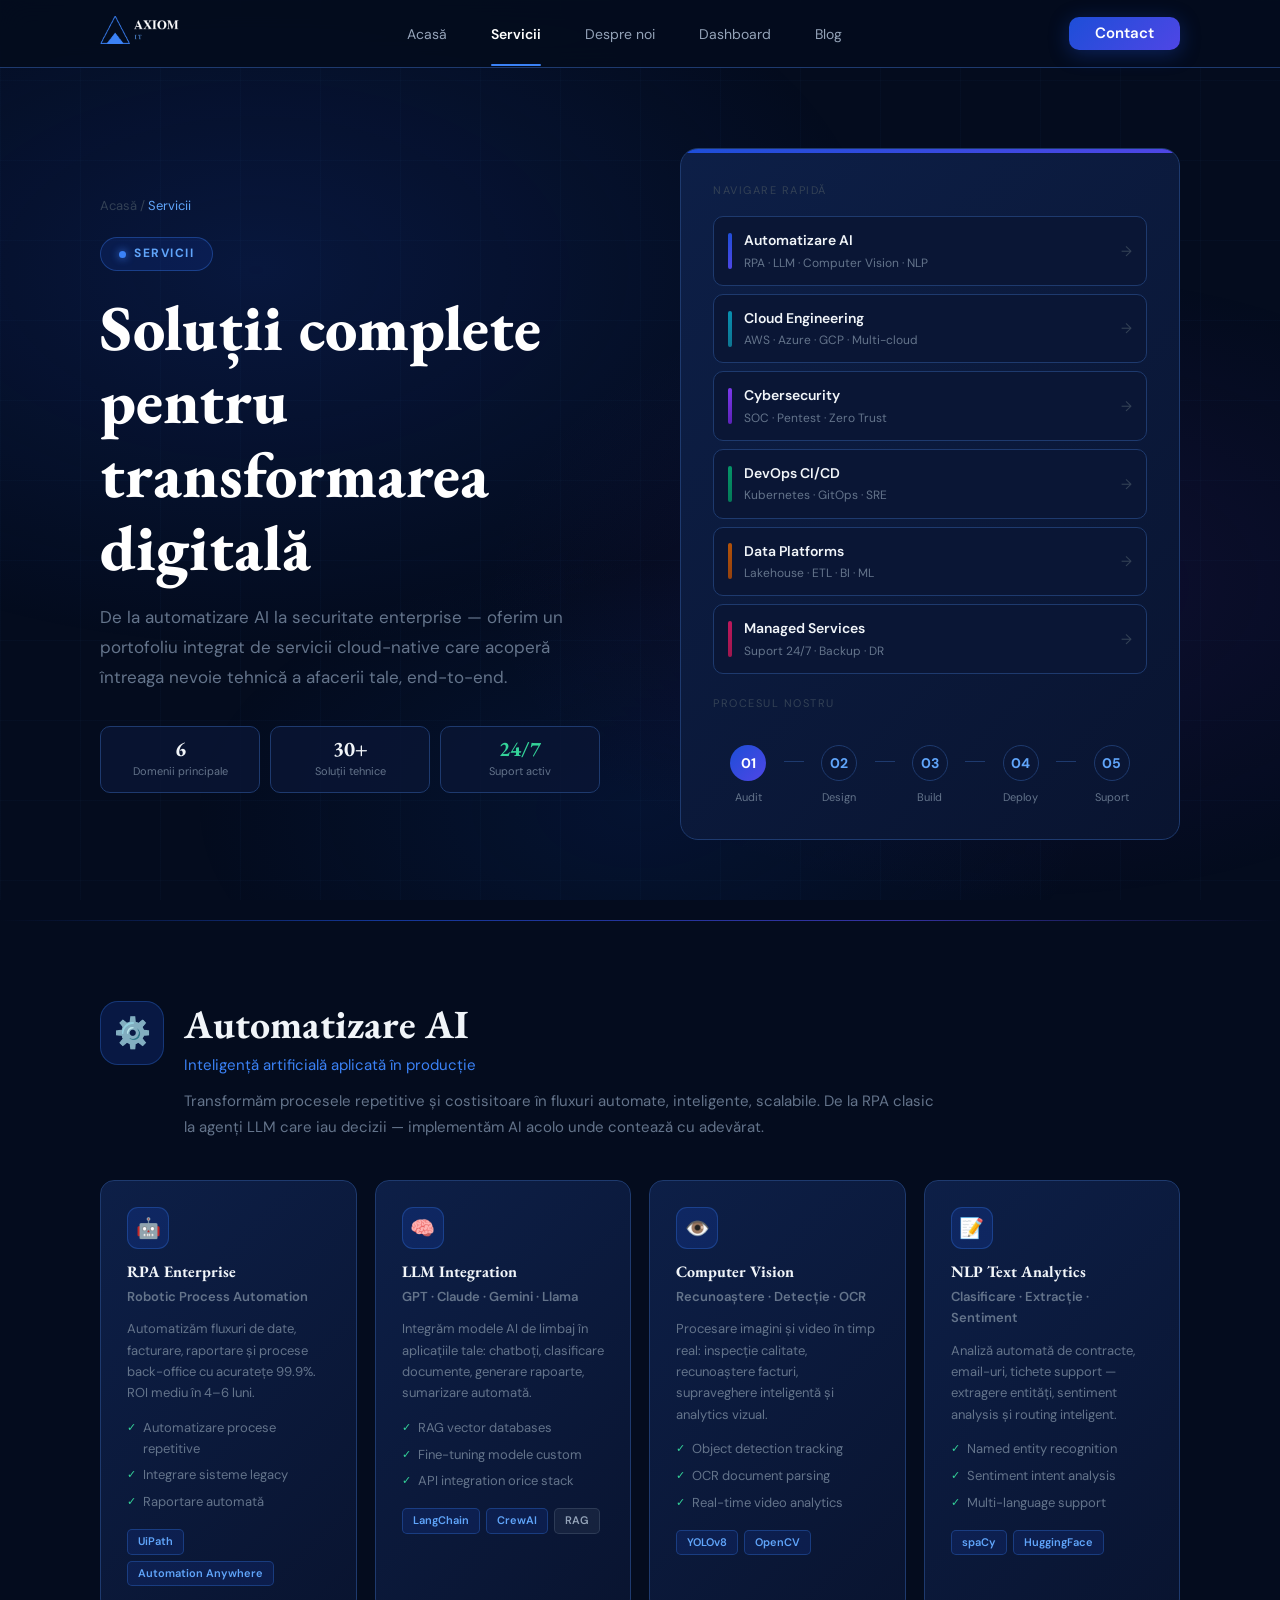
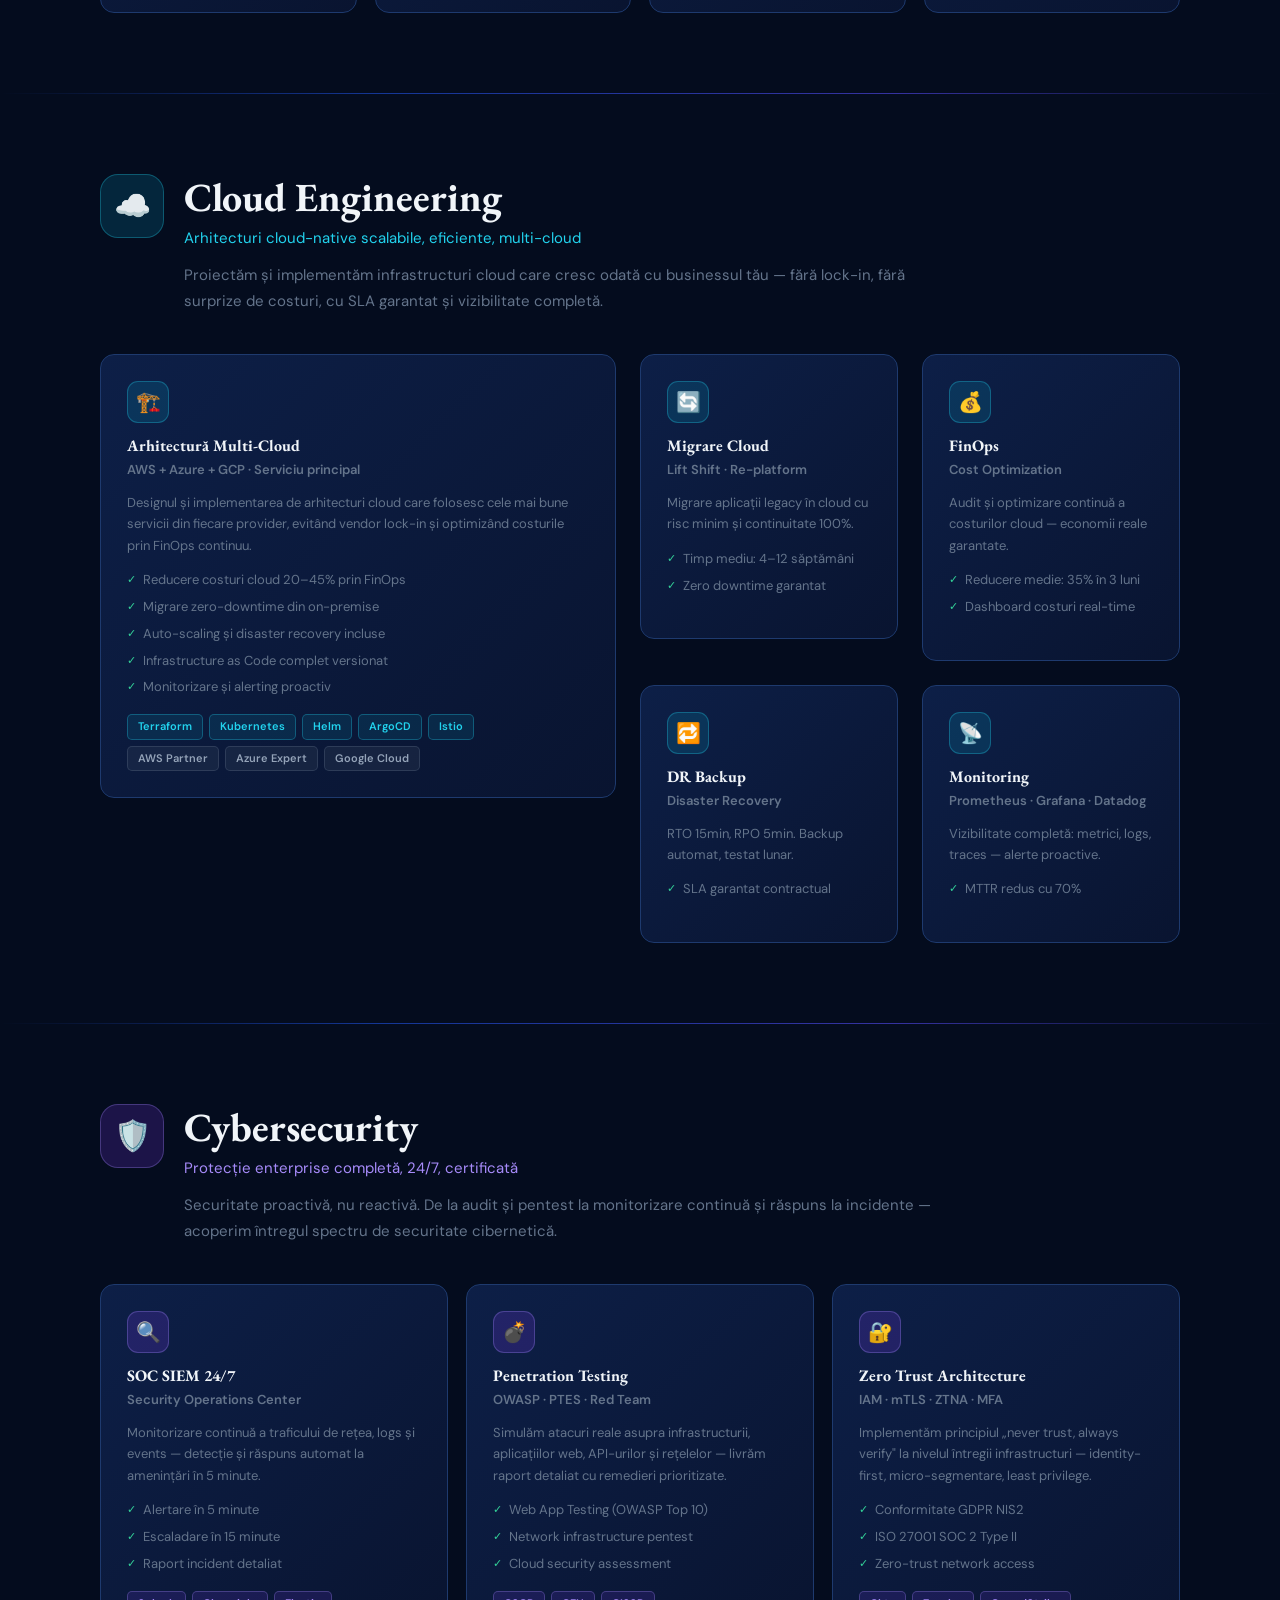
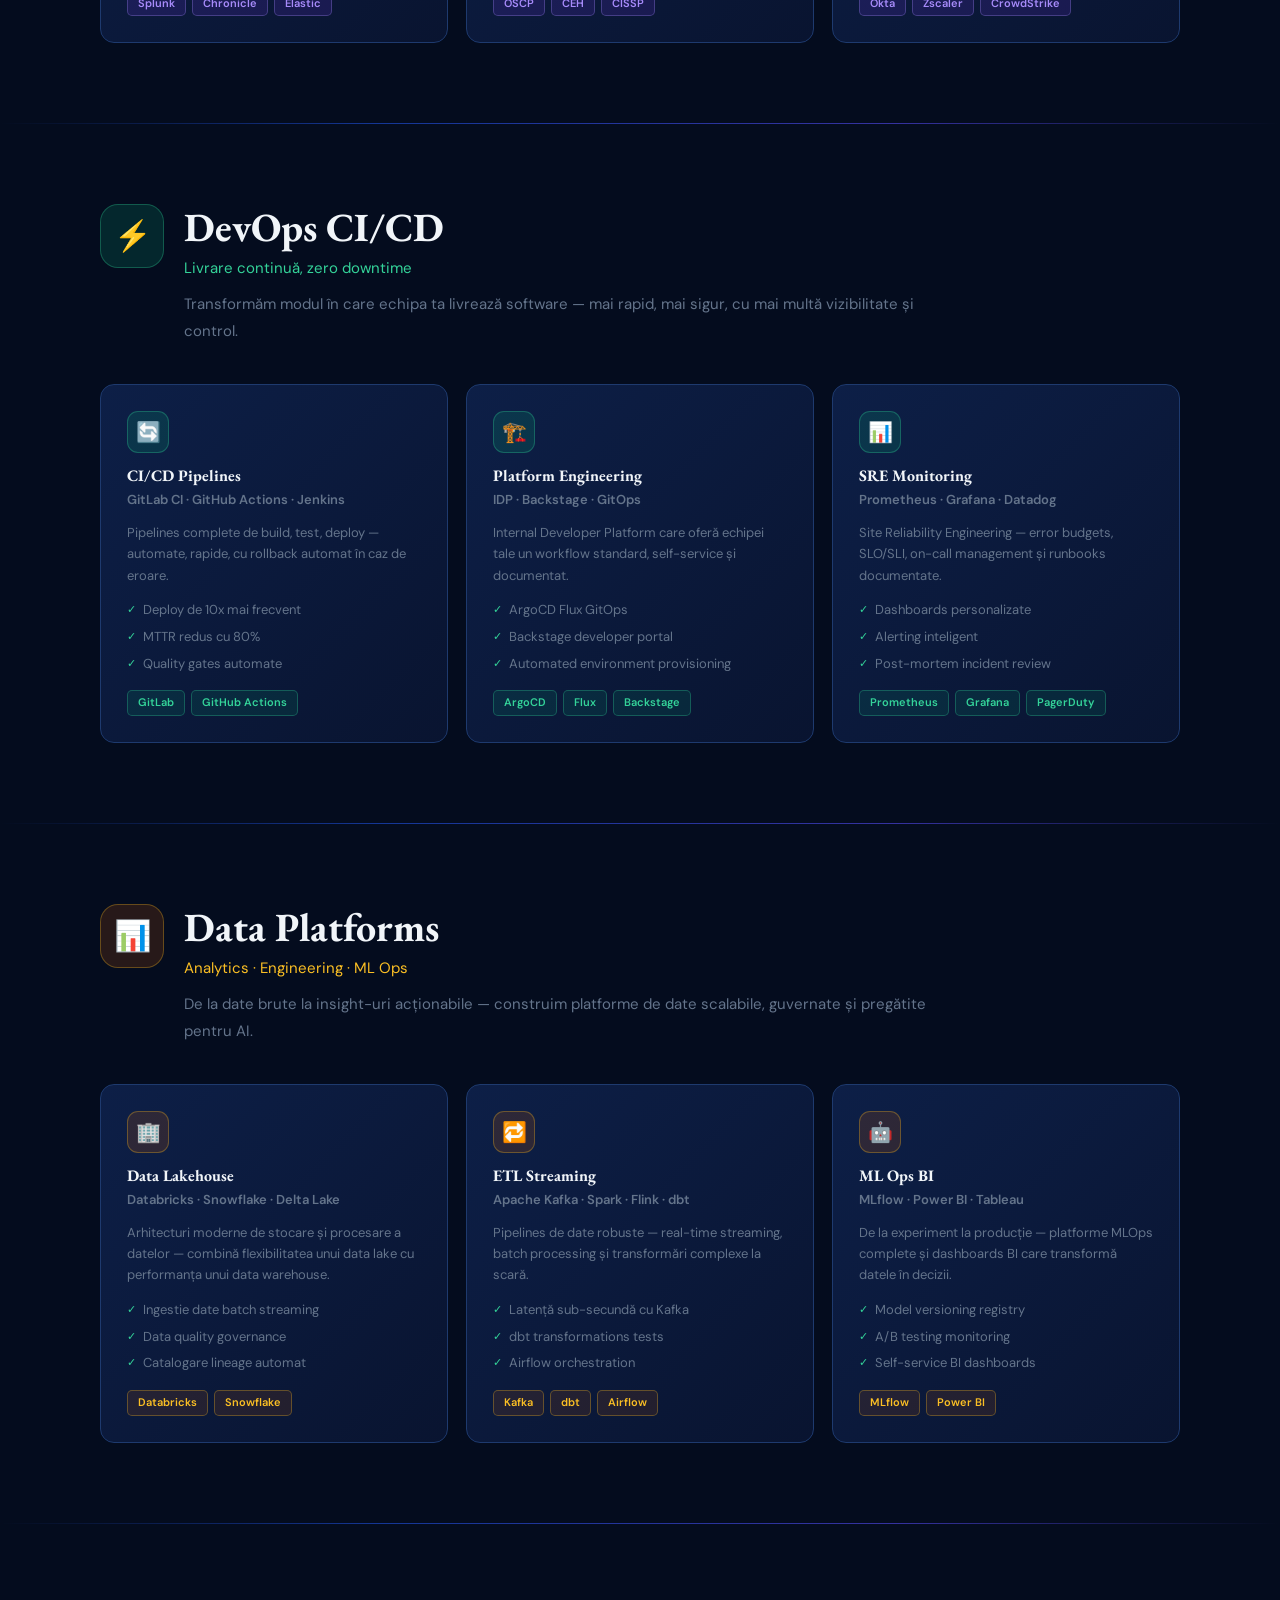
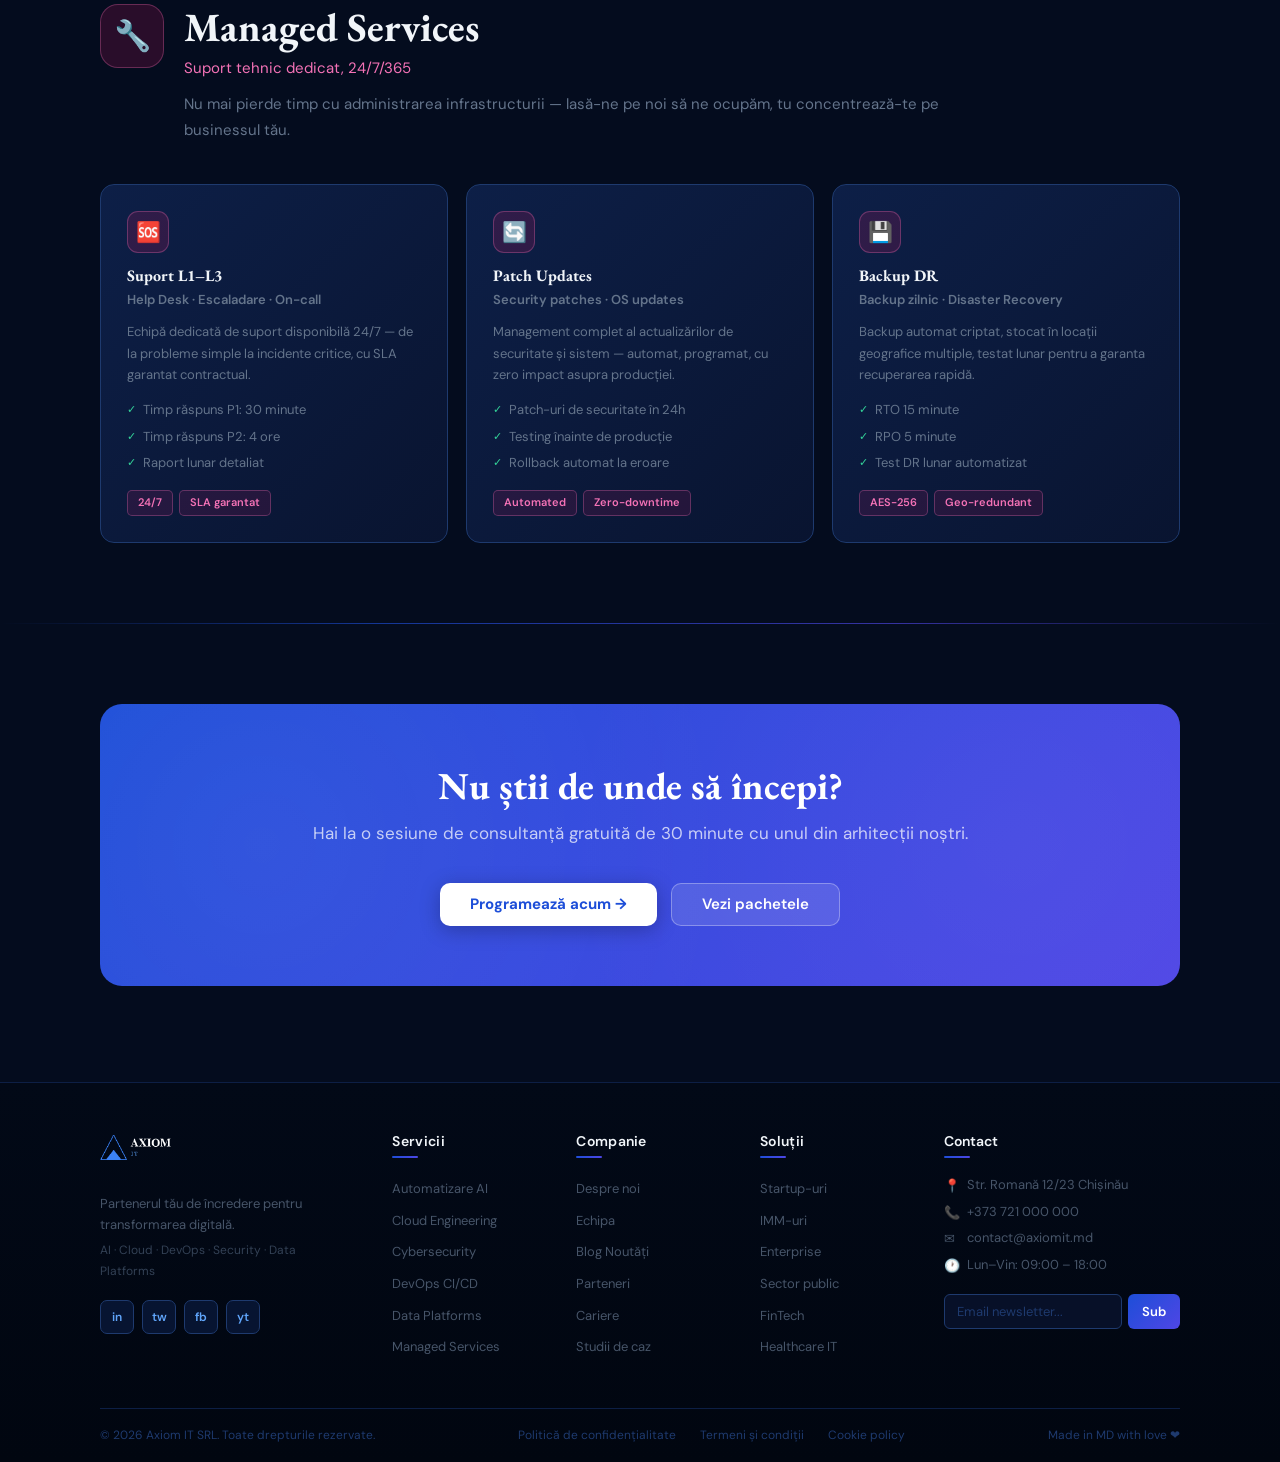
<file: services.html>
<!DOCTYPE html>
<html lang="ro">
<head>
<meta charset="UTF-8"/>
<meta name="viewport" content="width=device-width, initial-scale=1.0"/>
<title>Axiom IT — Servicii</title>
<link rel="preconnect" href="https://fonts.googleapis.com"/>
<link href="https://fonts.googleapis.com/css2?family=EB+Garamond:ital,wght@0,400;0,600;0,700;0,800;1,400&family=DM+Sans:wght@300;400;500;600&display=swap" rel="stylesheet"/>
<link rel="stylesheet" href="./css/axiom-it.css"/>
</head>
<body class="pagina">

<nav class="bara-navigare">
  <div class="container">
    <a href="index.html" class="logo-nav"><img src="./img/logo-axiom.png" alt="Axiom IT"/></a>
    <ul class="linkuri-nav">
      <li><a href="index.html">Acasă</a></li>
      <li><a href="services.html" class="activ">Servicii</a></li>
      <li><a href="about.html">Despre noi</a></li>
      <li><a href="dashboard.html">Dashboard</a></li>
      <li><a href="blog.html">Blog</a></li>
    </ul>
    <a href="#contact" class="buton buton-principal buton-contact-nav">Contact</a>
  </div>
</nav>


<section class="sectiunea-servicii-hero">
  <div class="container">
    <div class="grila-hero-servicii">

      <div class="hero-stanga">
        <p class="pesmet"><a href="index.html">Acasă</a> / <span>Servicii</span></p>
        <span class="eticheta-sectiune eticheta-albastra">Servicii</span>
        <h1>Soluții complete pentru<br><span class="accent">transformarea digitală</span></h1>
        <p class="descriere-hero">De la automatizare AI la securitate enterprise — oferim un portofoliu integrat de servicii cloud-native care acoperă întreaga nevoie tehnică a afacerii tale, end-to-end.</p>
        <div class="rand-metrici" style="margin-top:32px">
          <div class="pastila-metrica"><div class="valoare">6</div><div class="eticheta-metrica">Domenii principale</div></div>
          <div class="pastila-metrica"><div class="valoare">30+</div><div class="eticheta-metrica">Soluții tehnice</div></div>
          <div class="pastila-metrica"><div class="valoare verde">24/7</div><div class="eticheta-metrica">Suport activ</div></div>
        </div>
      </div>

      <div class="hero-dreapta">
        <div class="navigare-rapida">
          <p class="eticheta-nav-rapida">Navigare rapidă</p>
          <a href="#ai" class="linie-nav">
            <div class="bara-culoare" style="background:var(--gradient-albastru)"></div>
            <div class="info-nav"><div class="titlu-nav">Automatizare AI</div><div class="subtitlu-nav">RPA · LLM · Computer Vision · NLP</div></div>
            <span class="sageata-nav">→</span>
          </a>
          <a href="#cloud" class="linie-nav">
            <div class="bara-culoare" style="background:linear-gradient(135deg,#0891b2,#0e7490)"></div>
            <div class="info-nav"><div class="titlu-nav">Cloud Engineering</div><div class="subtitlu-nav">AWS · Azure · GCP · Multi-cloud</div></div>
            <span class="sageata-nav">→</span>
          </a>
          <a href="#sec" class="linie-nav">
            <div class="bara-culoare" style="background:linear-gradient(135deg,#7c3aed,#5b21b6)"></div>
            <div class="info-nav"><div class="titlu-nav">Cybersecurity</div><div class="subtitlu-nav">SOC · Pentest · Zero Trust</div></div>
            <span class="sageata-nav">→</span>
          </a>
          <a href="#devops" class="linie-nav">
            <div class="bara-culoare" style="background:linear-gradient(135deg,#059669,#047857)"></div>
            <div class="info-nav"><div class="titlu-nav">DevOps  CI/CD</div><div class="subtitlu-nav">Kubernetes · GitOps · SRE</div></div>
            <span class="sageata-nav">→</span>
          </a>
          <a href="#data" class="linie-nav">
            <div class="bara-culoare" style="background:linear-gradient(135deg,#b45309,#92400e)"></div>
            <div class="info-nav"><div class="titlu-nav">Data Platforms</div><div class="subtitlu-nav">Lakehouse · ETL · BI · ML</div></div>
            <span class="sageata-nav">→</span>
          </a>
          <a href="#managed" class="linie-nav">
            <div class="bara-culoare" style="background:linear-gradient(135deg,#be185d,#9d174d)"></div>
            <div class="info-nav"><div class="titlu-nav">Managed Services</div><div class="subtitlu-nav">Suport 24/7 · Backup · DR</div></div>
            <span class="sageata-nav">→</span>
          </a>

          <p class="eticheta-nav-rapida" style="margin-top:20px">Procesul nostru</p>
          <div class="rand-proces">
            <div class="pas-proces"><div class="numar-pas" style="background:var(--gradient-albastru);color:#fff;border:none">01</div><div class="text-pas">Audit</div></div>
            <div class="linie-proces"></div>
            <div class="pas-proces"><div class="numar-pas">02</div><div class="text-pas">Design</div></div>
            <div class="linie-proces"></div>
            <div class="pas-proces"><div class="numar-pas">03</div><div class="text-pas">Build</div></div>
            <div class="linie-proces"></div>
            <div class="pas-proces"><div class="numar-pas">04</div><div class="text-pas">Deploy</div></div>
            <div class="linie-proces"></div>
            <div class="pas-proces"><div class="numar-pas">05</div><div class="text-pas">Suport</div></div>
          </div>
        </div>
      </div>

    </div>
  </div>
</section>

<div class="separator"></div>


<section class="sectiune-serviciu" id="ai">
  <div class="container">
    <div class="antet-serviciu apare">
      <div class="pictograma-serviciu-mare pictograma-ai">⚙️</div>
      <div class="info-antet-serviciu">
        <h2>Automatizare AI</h2>
        <p class="subtitlu-serviciu-mare c-albastru">Inteligență artificială aplicată în producție</p>
        <p style="font-size:15px;color:var(--gri);max-width:760px;margin-top:10px">Transformăm procesele repetitive și costisitoare în fluxuri automate, inteligente, scalabile. De la RPA clasic la agenți LLM care iau decizii — implementăm AI acolo unde contează cu adevărat.</p>
      </div>
    </div>

    <div class="grila-subservicii-4">
      <div class="card-subserviciu albastru apare intarziere-1">
        <div class="pictograma-sub bg-albastru">🤖</div>
        <h3>RPA Enterprise</h3>
        <p class="subtitlu-sub c-albastru">Robotic Process Automation</p>
        <p>Automatizăm fluxuri de date, facturare, raportare și procese back-office cu acuratețe 99.9%. ROI mediu în 4–6 luni.</p>
        <ul class="lista-sub">
          <li>Automatizare procese repetitive</li>
          <li>Integrare sisteme legacy</li>
          <li>Raportare automată</li>
        </ul>
        <div class="etichete-sub"><span class="eticheta-sub et-albastru">UiPath</span><span class="eticheta-sub et-albastru">Automation Anywhere</span></div>
      </div>

      <div class="card-subserviciu albastru apare intarziere-2">
        <div class="pictograma-sub bg-albastru">🧠</div>
        <h3>LLM Integration</h3>
        <p class="subtitlu-sub c-albastru">GPT · Claude · Gemini · Llama</p>
        <p>Integrăm modele AI de limbaj în aplicațiile tale: chatboți, clasificare documente, generare rapoarte, sumarizare automată.</p>
        <ul class="lista-sub">
          <li>RAG  vector databases</li>
          <li>Fine-tuning modele custom</li>
          <li>API integration orice stack</li>
        </ul>
        <div class="etichete-sub"><span class="eticheta-sub et-albastru">LangChain</span><span class="eticheta-sub et-albastru">CrewAI</span><span class="eticheta-sub et-gri">RAG</span></div>
      </div>

      <div class="card-subserviciu albastru apare intarziere-3">
        <div class="pictograma-sub bg-albastru">👁️</div>
        <h3>Computer Vision</h3>
        <p class="subtitlu-sub c-albastru">Recunoaștere · Detecție · OCR</p>
        <p>Procesare imagini și video în timp real: inspecție calitate, recunoaștere facturi, supraveghere inteligentă și analytics vizual.</p>
        <ul class="lista-sub">
          <li>Object detection  tracking</li>
          <li>OCR  document parsing</li>
          <li>Real-time video analytics</li>
        </ul>
        <div class="etichete-sub"><span class="eticheta-sub et-albastru">YOLOv8</span><span class="eticheta-sub et-albastru">OpenCV</span></div>
      </div>

      <div class="card-subserviciu albastru apare intarziere-4">
        <div class="pictograma-sub bg-albastru">📝</div>
        <h3>NLP  Text Analytics</h3>
        <p class="subtitlu-sub c-albastru">Clasificare · Extracție · Sentiment</p>
        <p>Analiză automată de contracte, email-uri, tichete support — extragere entități, sentiment analysis și routing inteligent.</p>
        <ul class="lista-sub">
          <li>Named entity recognition</li>
          <li>Sentiment  intent analysis</li>
          <li>Multi-language support</li>
        </ul>
        <div class="etichete-sub"><span class="eticheta-sub et-albastru">spaCy</span><span class="eticheta-sub et-albastru">HuggingFace</span></div>
      </div>
    </div>
  </div>
</section>

<div class="separator"></div>


<section class="sectiune-serviciu" id="cloud">
  <div class="container">
    <div class="antet-serviciu apare">
      <div class="pictograma-serviciu-mare pictograma-cloud">☁️</div>
      <div class="info-antet-serviciu">
        <h2>Cloud Engineering</h2>
        <p class="subtitlu-serviciu-mare c-cyan">Arhitecturi cloud-native scalabile, eficiente, multi-cloud</p>
        <p style="font-size:15px;color:var(--gri);max-width:760px;margin-top:10px">Proiectăm și implementăm infrastructuri cloud care cresc odată cu businessul tău — fără lock-in, fără surprize de costuri, cu SLA garantat și vizibilitate completă.</p>
      </div>
    </div>

    <div class="grila-subservicii-2" style="grid-template-columns:2fr 1fr 1fr">
      <div class="card-subserviciu cyan apare intarziere-1" style="grid-row:span 2">
        <div class="pictograma-sub bg-cyan">🏗️</div>
        <h3>Arhitectură Multi-Cloud</h3>
        <p class="subtitlu-sub c-cyan">AWS + Azure + GCP · Serviciu principal</p>
        <p>Designul și implementarea de arhitecturi cloud care folosesc cele mai bune servicii din fiecare provider, evitând vendor lock-in și optimizând costurile prin FinOps continuu.</p>
        <ul class="lista-sub">
          <li>Reducere costuri cloud 20–45% prin FinOps</li>
          <li>Migrare zero-downtime din on-premise</li>
          <li>Auto-scaling și disaster recovery incluse</li>
          <li>Infrastructure as Code complet versionat</li>
          <li>Monitorizare și alerting proactiv</li>
        </ul>
        <div class="etichete-sub">
          <span class="eticheta-sub et-cyan">Terraform</span>
          <span class="eticheta-sub et-cyan">Kubernetes</span>
          <span class="eticheta-sub et-cyan">Helm</span>
          <span class="eticheta-sub et-cyan">ArgoCD</span>
          <span class="eticheta-sub et-cyan">Istio</span>
        </div>
        <div class="etichete-sub" style="margin-top:6px">
          <span class="eticheta-sub et-gri">AWS Partner</span>
          <span class="eticheta-sub et-gri">Azure Expert</span>
          <span class="eticheta-sub et-gri">Google Cloud</span>
        </div>
      </div>

      <div class="card-subserviciu cyan apare intarziere-2">
        <div class="pictograma-sub bg-cyan">🔄</div>
        <h3>Migrare Cloud</h3>
        <p class="subtitlu-sub c-cyan">Lift  Shift · Re-platform</p>
        <p>Migrare aplicații legacy în cloud cu risc minim și continuitate 100%.</p>
        <ul class="lista-sub"><li>Timp mediu: 4–12 săptămâni</li><li>Zero downtime garantat</li></ul>
      </div>

      <div class="card-subserviciu cyan apare intarziere-3">
        <div class="pictograma-sub bg-cyan">💰</div>
        <h3>FinOps</h3>
        <p class="subtitlu-sub c-cyan">Cost Optimization</p>
        <p>Audit și optimizare continuă a costurilor cloud — economii reale garantate.</p>
        <ul class="lista-sub"><li>Reducere medie: 35% în 3 luni</li><li>Dashboard costuri real-time</li></ul>
      </div>

      <div class="card-subserviciu cyan apare intarziere-2">
        <div class="pictograma-sub bg-cyan">🔁</div>
        <h3>DR  Backup</h3>
        <p class="subtitlu-sub c-cyan">Disaster Recovery</p>
        <p>RTO  15min, RPO  5min. Backup automat, testat lunar.</p>
        <ul class="lista-sub"><li>SLA garantat contractual</li></ul>
      </div>

      <div class="card-subserviciu cyan apare intarziere-3">
        <div class="pictograma-sub bg-cyan">📡</div>
        <h3>Monitoring</h3>
        <p class="subtitlu-sub c-cyan">Prometheus · Grafana · Datadog</p>
        <p>Vizibilitate completă: metrici, logs, traces — alerte proactive.</p>
        <ul class="lista-sub"><li>MTTR redus cu 70%</li></ul>
      </div>
    </div>
  </div>
</section>

<div class="separator"></div>


<section class="sectiune-serviciu" id="sec">
  <div class="container">
    <div class="antet-serviciu apare">
      <div class="pictograma-serviciu-mare pictograma-sec">🛡️</div>
      <div class="info-antet-serviciu">
        <h2>Cybersecurity</h2>
        <p class="subtitlu-serviciu-mare c-mov">Protecție enterprise completă, 24/7, certificată</p>
        <p style="font-size:15px;color:var(--gri);max-width:760px;margin-top:10px">Securitate proactivă, nu reactivă. De la audit și pentest la monitorizare continuă și răspuns la incidente — acoperim întregul spectru de securitate cibernetică.</p>
      </div>
    </div>

    <div class="grila-subservicii-3">
      <div class="card-subserviciu mov apare intarziere-1">
        <div class="pictograma-sub bg-mov">🔍</div>
        <h3>SOC  SIEM 24/7</h3>
        <p class="subtitlu-sub c-mov">Security Operations Center</p>
        <p>Monitorizare continuă a traficului de rețea, logs și events — detecție și răspuns automat la amenințări în  5 minute.</p>
        <ul class="lista-sub">
          <li>Alertare în  5 minute</li>
          <li>Escaladare în  15 minute</li>
          <li>Raport incident detaliat</li>
        </ul>
        <div class="etichete-sub"><span class="eticheta-sub et-mov">Splunk</span><span class="eticheta-sub et-mov">Chronicle</span><span class="eticheta-sub et-mov">Elastic</span></div>
      </div>

      <div class="card-subserviciu mov apare intarziere-2">
        <div class="pictograma-sub bg-mov">💣</div>
        <h3>Penetration Testing</h3>
        <p class="subtitlu-sub c-mov">OWASP · PTES · Red Team</p>
        <p>Simulăm atacuri reale asupra infrastructurii, aplicațiilor web, API-urilor și rețelelor — livrăm raport detaliat cu remedieri prioritizate.</p>
        <ul class="lista-sub">
          <li>Web App Testing (OWASP Top 10)</li>
          <li>Network  infrastructure pentest</li>
          <li>Cloud security assessment</li>
        </ul>
        <div class="etichete-sub"><span class="eticheta-sub et-mov">OSCP</span><span class="eticheta-sub et-mov">CEH</span><span class="eticheta-sub et-mov">CISSP</span></div>
      </div>

      <div class="card-subserviciu mov apare intarziere-3">
        <div class="pictograma-sub bg-mov">🔐</div>
        <h3>Zero Trust Architecture</h3>
        <p class="subtitlu-sub c-mov">IAM · mTLS · ZTNA · MFA</p>
        <p>Implementăm principiul „never trust, always verify" la nivelul întregii infrastructuri — identity-first, micro-segmentare, least privilege.</p>
        <ul class="lista-sub">
          <li>Conformitate GDPR  NIS2</li>
          <li>ISO 27001  SOC 2 Type II</li>
          <li>Zero-trust network access</li>
        </ul>
        <div class="etichete-sub"><span class="eticheta-sub et-mov">Okta</span><span class="eticheta-sub et-mov">Zscaler</span><span class="eticheta-sub et-mov">CrowdStrike</span></div>
      </div>
    </div>
  </div>
</section>

<div class="separator"></div>


<section class="sectiune-serviciu" id="devops">
  <div class="container">
    <div class="antet-serviciu apare">
      <div class="pictograma-serviciu-mare pictograma-devops">⚡</div>
      <div class="info-antet-serviciu">
        <h2>DevOps  CI/CD</h2>
        <p class="subtitlu-serviciu-mare c-verde">Livrare continuă, zero downtime</p>
        <p style="font-size:15px;color:var(--gri);max-width:760px;margin-top:10px">Transformăm modul în care echipa ta livrează software — mai rapid, mai sigur, cu mai multă vizibilitate și control.</p>
      </div>
    </div>

    <div class="grila-subservicii-3">
      <div class="card-subserviciu verde apare intarziere-1">
        <div class="pictograma-sub bg-verde">🔄</div>
        <h3>CI/CD Pipelines</h3>
        <p class="subtitlu-sub c-verde">GitLab CI · GitHub Actions · Jenkins</p>
        <p>Pipelines complete de build, test, deploy — automate, rapide, cu rollback automat în caz de eroare.</p>
        <ul class="lista-sub">
          <li>Deploy de 10x mai frecvent</li>
          <li>MTTR redus cu 80%</li>
          <li>Quality gates automate</li>
        </ul>
        <div class="etichete-sub"><span class="eticheta-sub et-verde">GitLab</span><span class="eticheta-sub et-verde">GitHub Actions</span></div>
      </div>

      <div class="card-subserviciu verde apare intarziere-2">
        <div class="pictograma-sub bg-verde">🏗️</div>
        <h3>Platform Engineering</h3>
        <p class="subtitlu-sub c-verde">IDP · Backstage · GitOps</p>
        <p>Internal Developer Platform care oferă echipei tale un workflow standard, self-service și documentat.</p>
        <ul class="lista-sub">
          <li>ArgoCD  Flux GitOps</li>
          <li>Backstage developer portal</li>
          <li>Automated environment provisioning</li>
        </ul>
        <div class="etichete-sub"><span class="eticheta-sub et-verde">ArgoCD</span><span class="eticheta-sub et-verde">Flux</span><span class="eticheta-sub et-verde">Backstage</span></div>
      </div>

      <div class="card-subserviciu verde apare intarziere-3">
        <div class="pictograma-sub bg-verde">📊</div>
        <h3>SRE  Monitoring</h3>
        <p class="subtitlu-sub c-verde">Prometheus · Grafana · Datadog</p>
        <p>Site Reliability Engineering — error budgets, SLO/SLI, on-call management și runbooks documentate.</p>
        <ul class="lista-sub">
          <li>Dashboards personalizate</li>
          <li>Alerting inteligent</li>
          <li>Post-mortem  incident review</li>
        </ul>
        <div class="etichete-sub"><span class="eticheta-sub et-verde">Prometheus</span><span class="eticheta-sub et-verde">Grafana</span><span class="eticheta-sub et-verde">PagerDuty</span></div>
      </div>
    </div>
  </div>
</section>

<div class="separator"></div>


<section class="sectiune-serviciu" id="data">
  <div class="container">
    <div class="antet-serviciu apare">
      <div class="pictograma-serviciu-mare pictograma-date">📊</div>
      <div class="info-antet-serviciu">
        <h2>Data Platforms</h2>
        <p class="subtitlu-serviciu-mare c-chihlimbar">Analytics · Engineering · ML Ops</p>
        <p style="font-size:15px;color:var(--gri);max-width:760px;margin-top:10px">De la date brute la insight-uri acționabile — construim platforme de date scalabile, guvernate și pregătite pentru AI.</p>
      </div>
    </div>

    <div class="grila-subservicii-3">
      <div class="card-subserviciu chihlimbar apare intarziere-1">
        <div class="pictograma-sub bg-chihlimbar">🏢</div>
        <h3>Data Lakehouse</h3>
        <p class="subtitlu-sub c-chihlimbar">Databricks · Snowflake · Delta Lake</p>
        <p>Arhitecturi moderne de stocare și procesare a datelor — combină flexibilitatea unui data lake cu performanța unui data warehouse.</p>
        <ul class="lista-sub">
          <li>Ingestie date batch  streaming</li>
          <li>Data quality  governance</li>
          <li>Catalogare  lineage automat</li>
        </ul>
        <div class="etichete-sub"><span class="eticheta-sub et-chihlimbar">Databricks</span><span class="eticheta-sub et-chihlimbar">Snowflake</span></div>
      </div>

      <div class="card-subserviciu chihlimbar apare intarziere-2">
        <div class="pictograma-sub bg-chihlimbar">🔁</div>
        <h3>ETL  Streaming</h3>
        <p class="subtitlu-sub c-chihlimbar">Apache Kafka · Spark · Flink · dbt</p>
        <p>Pipelines de date robuste — real-time streaming, batch processing și transformări complexe la scară.</p>
        <ul class="lista-sub">
          <li>Latență sub-secundă cu Kafka</li>
          <li>dbt transformations  tests</li>
          <li>Airflow orchestration</li>
        </ul>
        <div class="etichete-sub"><span class="eticheta-sub et-chihlimbar">Kafka</span><span class="eticheta-sub et-chihlimbar">dbt</span><span class="eticheta-sub et-chihlimbar">Airflow</span></div>
      </div>

      <div class="card-subserviciu chihlimbar apare intarziere-3">
        <div class="pictograma-sub bg-chihlimbar">🤖</div>
        <h3>ML Ops  BI</h3>
        <p class="subtitlu-sub c-chihlimbar">MLflow · Power BI · Tableau</p>
        <p>De la experiment la producție — platforme MLOps complete și dashboards BI care transformă datele în decizii.</p>
        <ul class="lista-sub">
          <li>Model versioning  registry</li>
          <li>A/B testing  monitoring</li>
          <li>Self-service BI dashboards</li>
        </ul>
        <div class="etichete-sub"><span class="eticheta-sub et-chihlimbar">MLflow</span><span class="eticheta-sub et-chihlimbar">Power BI</span></div>
      </div>
    </div>
  </div>
</section>

<div class="separator"></div>


<section class="sectiune-serviciu" id="managed">
  <div class="container">
    <div class="antet-serviciu apare">
      <div class="pictograma-serviciu-mare pictograma-gestionat">🔧</div>
      <div class="info-antet-serviciu">
        <h2>Managed Services</h2>
        <p class="subtitlu-serviciu-mare c-roz">Suport tehnic dedicat, 24/7/365</p>
        <p style="font-size:15px;color:var(--gri);max-width:760px;margin-top:10px">Nu mai pierde timp cu administrarea infrastructurii — lasă-ne pe noi să ne ocupăm, tu concentrează-te pe businessul tău.</p>
      </div>
    </div>

    <div class="grila-subservicii-3">
      <div class="card-subserviciu roz apare intarziere-1">
        <div class="pictograma-sub bg-roz">🆘</div>
        <h3>Suport L1–L3</h3>
        <p class="subtitlu-sub c-roz">Help Desk · Escaladare · On-call</p>
        <p>Echipă dedicată de suport disponibilă 24/7 — de la probleme simple la incidente critice, cu SLA garantat contractual.</p>
        <ul class="lista-sub">
          <li>Timp răspuns P1:  30 minute</li>
          <li>Timp răspuns P2:  4 ore</li>
          <li>Raport lunar detaliat</li>
        </ul>
        <div class="etichete-sub"><span class="eticheta-sub et-roz">24/7</span><span class="eticheta-sub et-roz">SLA garantat</span></div>
      </div>

      <div class="card-subserviciu roz apare intarziere-2">
        <div class="pictograma-sub bg-roz">🔄</div>
        <h3>Patch Updates</h3>
        <p class="subtitlu-sub c-roz">Security patches · OS updates</p>
        <p>Management complet al actualizărilor de securitate și sistem — automat, programat, cu zero impact asupra producției.</p>
        <ul class="lista-sub">
          <li>Patch-uri de securitate în 24h</li>
          <li>Testing înainte de producție</li>
          <li>Rollback automat la eroare</li>
        </ul>
        <div class="etichete-sub"><span class="eticheta-sub et-roz">Automated</span><span class="eticheta-sub et-roz">Zero-downtime</span></div>
      </div>

      <div class="card-subserviciu roz apare intarziere-3">
        <div class="pictograma-sub bg-roz">💾</div>
        <h3>Backup  DR</h3>
        <p class="subtitlu-sub c-roz">Backup zilnic · Disaster Recovery</p>
        <p>Backup automat criptat, stocat în locații geografice multiple, testat lunar pentru a garanta recuperarea rapidă.</p>
        <ul class="lista-sub">
          <li>RTO  15 minute</li>
          <li>RPO  5 minute</li>
          <li>Test DR lunar automatizat</li>
        </ul>
        <div class="etichete-sub"><span class="eticheta-sub et-roz">AES-256</span><span class="eticheta-sub et-roz">Geo-redundant</span></div>
      </div>
    </div>
  </div>
</section>

<div class="separator"></div>


<section style="padding:80px 0 0">
  <div class="container">
    <div class="banner-cta apare">
      <h2>Nu știi de unde să începi?</h2>
      <p>Hai la o sesiune de consultanță gratuită de 30 minute cu unul din arhitecții noștri.</p>
      <div class="butoane-banner-cta">
        <a href="#contact" class="buton buton-alb">Programează acum →</a>
        <a href="index.html#grila-preturi" class="buton" style="background:rgba(255,255,255,.12);color:#fff;border:1.5px solid rgba(255,255,255,.3)">Vezi pachetele</a>
      </div>
    </div>
  </div>
</section>


<footer class="subsol" id="contact">
  <div class="container">
    <div class="subsol-principal">
      <div class="subsol-brand">
        <a href="index.html" class="logo-subsol"><img src="./img/logo-axiom.png" alt="Axiom IT"/></a>
        <p class="descriere-brand">Partenerul tău de încredere pentru transformarea digitală.</p>
        <p class="tagline-brand">AI · Cloud · DevOps · Security · Data Platforms</p>
        <div class="retele-sociale">
          <button class="buton-social">in</button>
          <button class="buton-social">tw</button>
          <button class="buton-social">fb</button>
          <button class="buton-social">yt</button>
        </div>
      </div>
      <div class="coloana-subsol">
        <h4>Servicii</h4>
        <ul>
          <li><a href="#ai">Automatizare AI</a></li>
          <li><a href="#cloud">Cloud Engineering</a></li>
          <li><a href="#sec">Cybersecurity</a></li>
          <li><a href="#devops">DevOps  CI/CD</a></li>
          <li><a href="#data">Data Platforms</a></li>
          <li><a href="#managed">Managed Services</a></li>
        </ul>
      </div>
      <div class="coloana-subsol">
        <h4>Companie</h4>
        <ul>
          <li><a href="about.html">Despre noi</a></li>
          <li><a href="about.html">Echipa</a></li>
          <li><a href="blog.html">Blog  Noutăți</a></li>
          <li><a href="./alte fisiere/AxiomIT_Parteneri.docx" download>Parteneri</a></li>
          <li><a href="./alte fisiere/AxiomIT_Cariere.docx" download>Cariere</a></li>
          <li><a href="./alte fisiere/AxiomIT_Studii_de_Caz.xlsx" download>Studii de caz</a></li>
        </ul>
      </div>
      <div class="coloana-subsol">
        <h4>Soluții</h4>
        <ul>
          <li><a href="./alte fisiere/AXIOM IT - Soluții Tehnologice Complete.pptx" download>Startup-uri</a></li>
          <li><a href="./alte fisiere/AXIOM IT - Soluții Tehnologice Complete.pptx" download>IMM-uri</a></li>
          <li><a href="./alte fisiere/AXIOM IT - Soluții Tehnologice Complete.pptx" download>Enterprise</a></li>
          <li><a href="./alte fisiere/AXIOM IT - Soluții Tehnologice Complete.pptx" download>Sector public</a></li>
          <li><a href="./alte fisiere/AXIOM IT - Soluții Tehnologice Complete.pptx" download>FinTech</a></li>
          <li><a href="./alte fisiere/AXIOM IT - Soluții Tehnologice Complete.pptx" download>Healthcare IT</a></li>
        </ul>
      </div>
      <div class="coloana-contact">
        <h4>Contact</h4>
          <div class="linie-contact"><span class="icon-contact">📍</span>Str. Romană 12/23 Chișinău</div>
          <div class="linie-contact"><span class="icon-contact">📞</span>+373 721 000 000</div>
          <div class="linie-contact"><span class="icon-contact">✉</span>contact@axiomit.md</div>
          <div class="linie-contact"><span class="icon-contact">🕐</span>Lun–Vin: 09:00 – 18:00</div>
        <div class="newsletter-subsol">
          <input type="email" placeholder="Email newsletter..."/>
          <button>Sub</button>
        </div>
      </div>
    </div>
    <div class="bara-subsol-jos">
      <p>© 2026 Axiom IT SRL. Toate drepturile rezervate.</p>
      <div class="linkuri-subsol-jos">
        <a href="./alte fisiere/politica-confidentialitate.pdf" download>Politică de confidențialitate</a>
        <a href="./alte fisiere/termeni-conditii.pdf" download>Termeni și condiții</a>
        <a href="./alte fisiere/cookie-policy.pdf" download>Cookie policy</a>
      </div>
      <p class="text-dreapta-subsol">Made in MD with love ❤</p>
    </div>
  </div>
</footer>
</body>
</html>
</file>
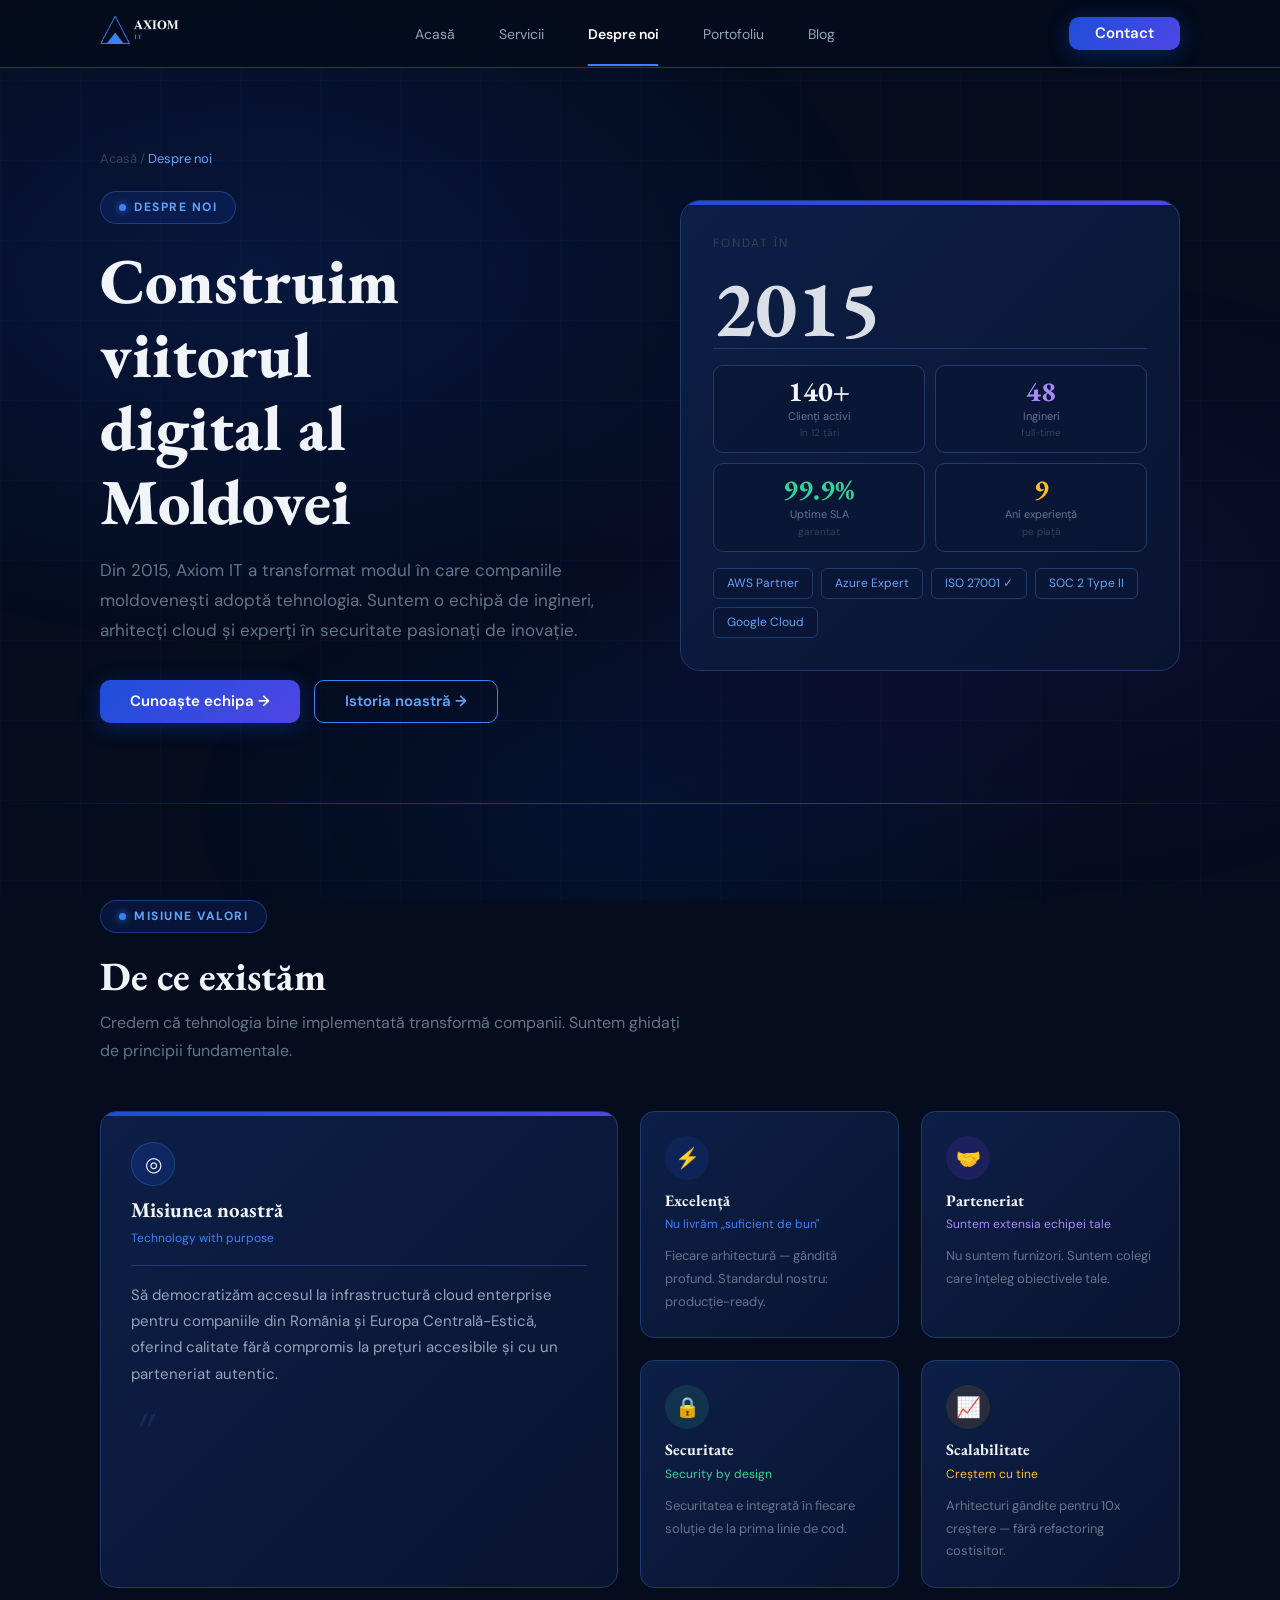
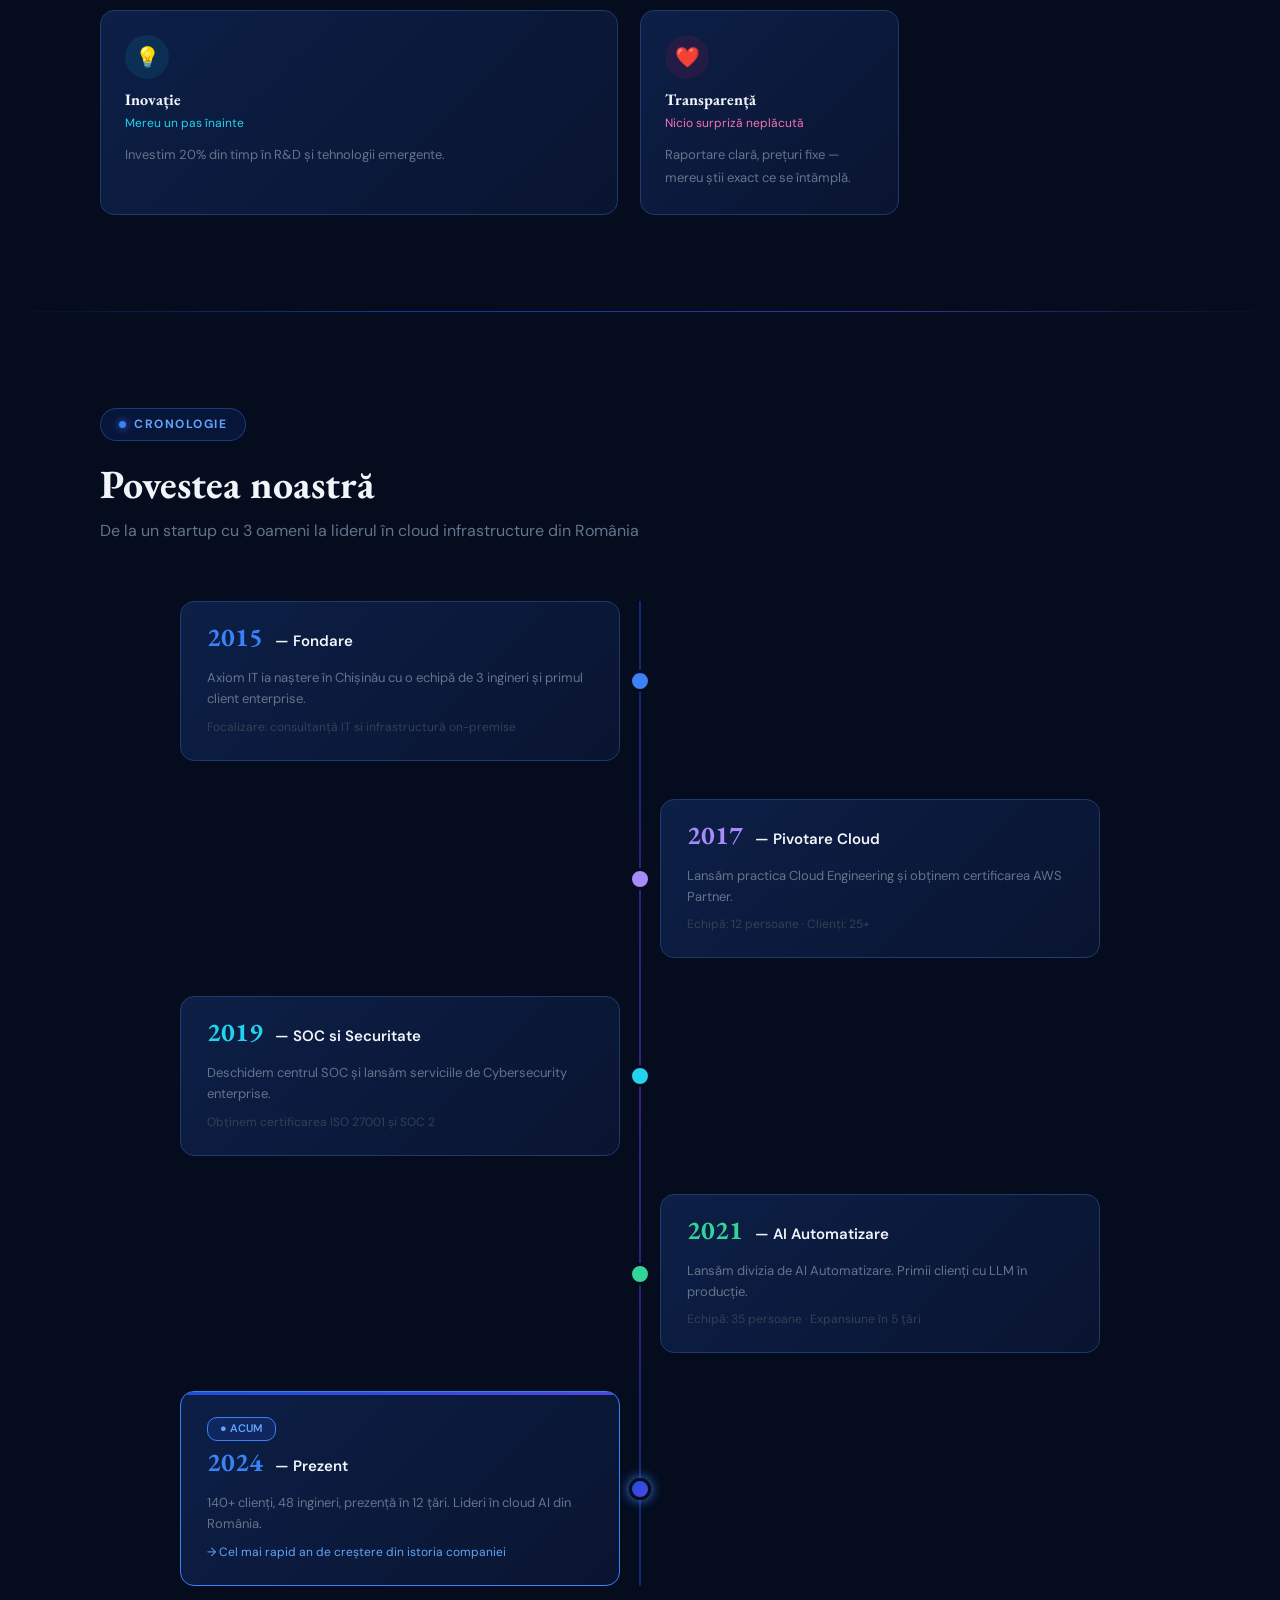
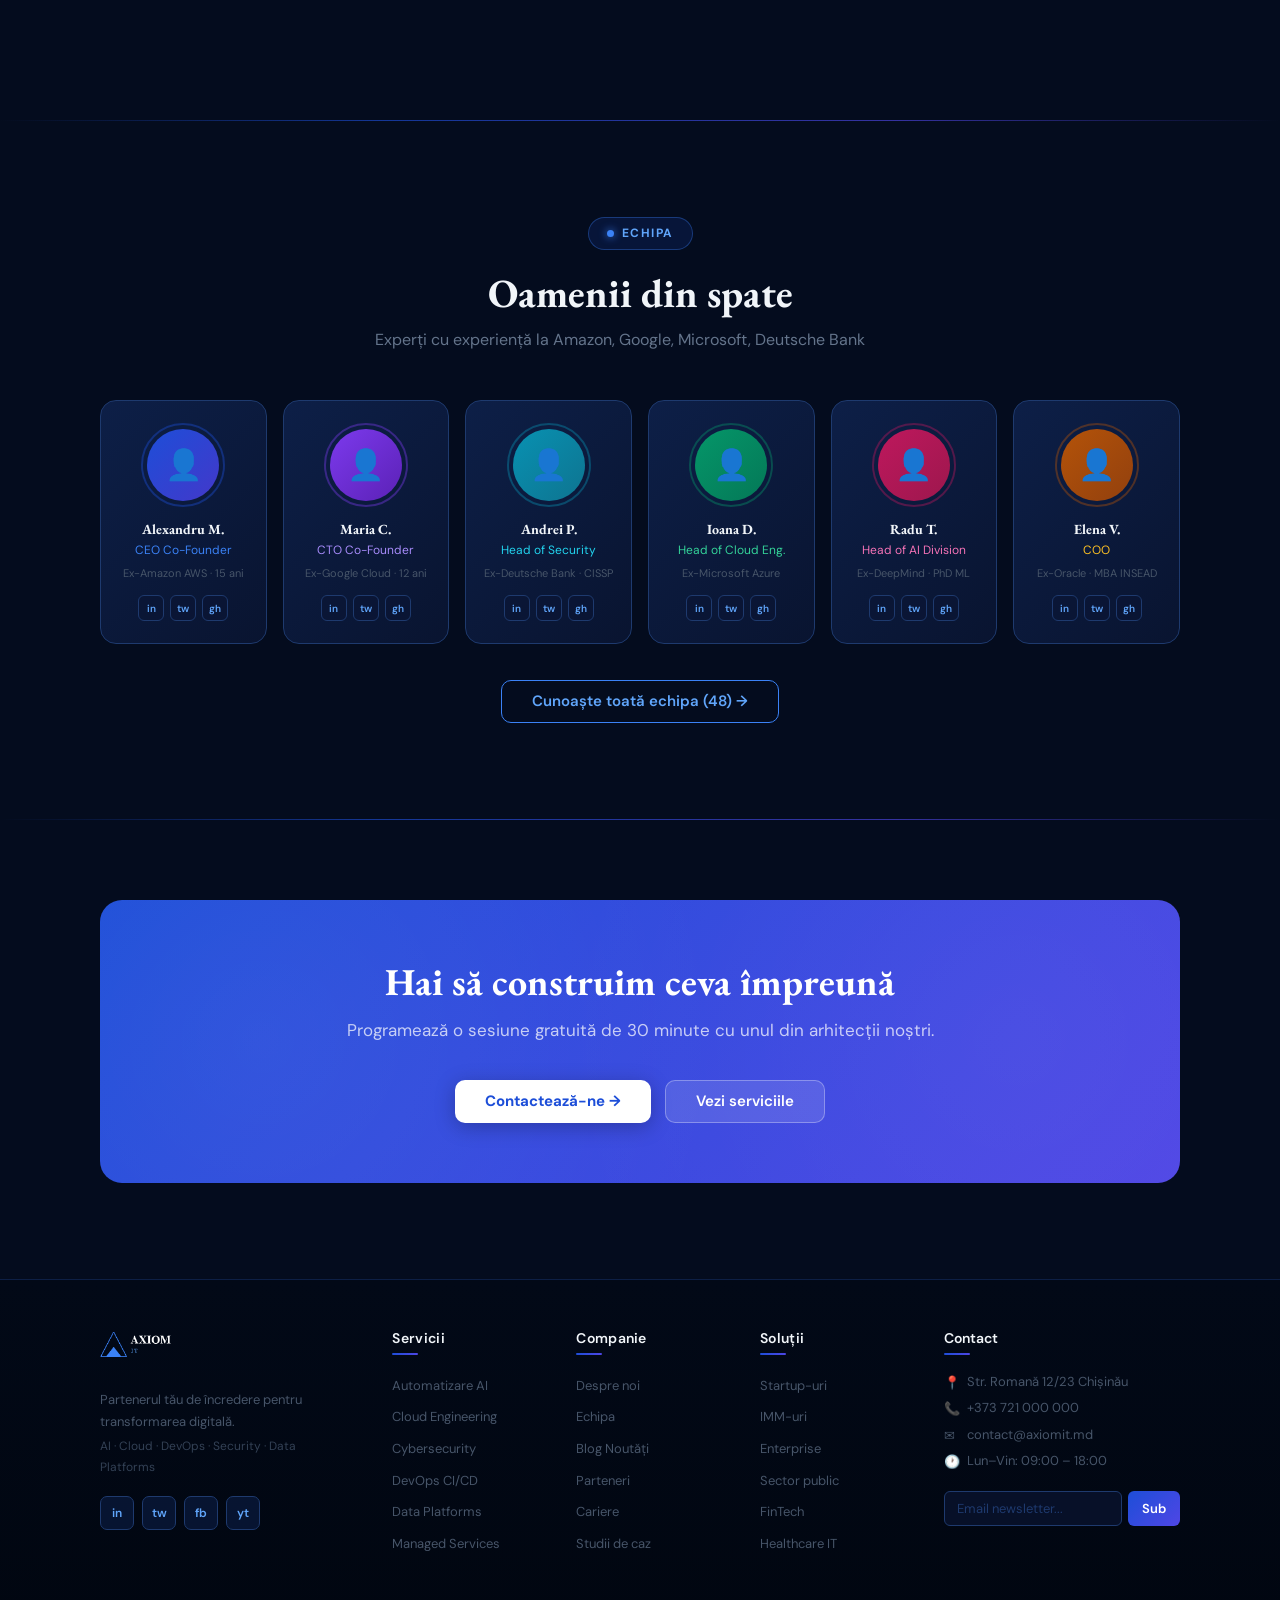
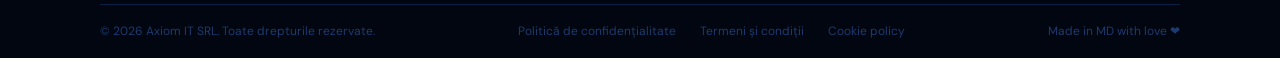
<file: SITE PARTEA 1/about.html>
<!DOCTYPE html>
<html lang="ro">
<head>
<meta charset="UTF-8"/>
<meta name="viewport" content="width=device-width, initial-scale=1.0"/>
<title>Axiom IT — Despre noi</title>
<link rel="preconnect" href="https://fonts.googleapis.com"/>
<link href="https://fonts.googleapis.com/css2?family=EB+Garamond:ital,wght@0,400;0,600;0,700;0,800;1,400&family=DM+Sans:wght@300;400;500;600&display=swap" rel="stylesheet"/>
<link rel="stylesheet" href="/SITE PARTEA 1/css/axiom-it.css"/>
</head>
<body class="pagina">

<nav class="bara-navigare">
  <div class="container">
    <a href="/SITE PARTEA 1/index.html" class="logo-nav">
      <img src="/img/logo-axiom.png" alt="Axiom IT" />
    </a>
    <ul class="linkuri-nav">
      <li><a href="/SITE PARTEA 1/index.html">Acasă</a></li>
      <li><a href="/SITE PARTEA 1/services.html">Servicii</a></li>
      <li><a href="/SITE PARTEA 1/about.html" class="activ">Despre noi</a></li>
      <li><a href="/SITE PARTEA 1/portofolio.html">Portofoliu</a></li>
      <li><a href="/SITE PARTEA 1/blog.html">Blog</a></li>
    </ul>
    <a href="#contact" class="buton buton-principal buton-contact-nav">Contact</a>
  </div>
</nav>

<section class="container">
  <div class="grila-hero-despre">

    <div class="hero-stanga">
      <p class="pesmet"><a href="/SITE PARTEA 1/index.html">Acasă</a> / <span>Despre noi</span></p>
      <span class="eticheta-sectiune eticheta-albastra">Despre noi</span>
      <h1>Construim viitorul<br><span class="accent">digital al Moldovei</span></h1>
      <p class="descriere-hero">
        Din 2015, Axiom IT a transformat modul în care companiile moldovenești adoptă tehnologia.
        Suntem o echipă de ingineri, arhitecți cloud și experți în securitate pasionați de inovație.
      </p>
      <div class="butoane-hero">
        <a href="#echipa" class="buton buton-principal">Cunoaște echipa →</a>
        <a href="#cronologie" class="buton buton-contur">Istoria noastră →</a>
      </div>
    </div>

    <div class="hero-dreapta">
      <div class="card-statistica-mare">
        <p class="eticheta-an">Fondat în</p>
        <div class="an-fondare">2015</div>
        <div class="separator-card-stat"></div>
        <div class="grila-statistici-mici">
          <div class="pastila-stat">
            <div class="valoare-stat">140+</div>
            <div class="eticheta-stat">Clienți activi</div>
            <div class="subeticheta-stat">în 12 țări</div>
          </div>
          <div class="pastila-stat">
            <div class="valoare-stat mov">48</div>
            <div class="eticheta-stat">Ingineri</div>
            <div class="subeticheta-stat">full-time</div>
          </div>
          <div class="pastila-stat">
            <div class="valoare-stat verde">99.9%</div>
            <div class="eticheta-stat">Uptime SLA</div>
            <div class="subeticheta-stat">garantat</div>
          </div>
          <div class="pastila-stat">
            <div class="valoare-stat galben">9</div>
            <div class="eticheta-stat">Ani experiență</div>
            <div class="subeticheta-stat">pe piață</div>
          </div>
        </div>
        <div class="rand-certificari">
          <span class="pastila-certificat">AWS Partner</span>
          <span class="pastila-certificat">Azure Expert</span>
          <span class="pastila-certificat">ISO 27001 ✓</span>
          <span class="pastila-certificat">SOC 2 Type II</span>
          <span class="pastila-certificat">Google Cloud</span>
        </div>
      </div>
    </div>

  </div>
</section>

<div class="separator"></div>

<section class="sectiunea-valori">
  <div class="container">
    <div class="antet-sectiune apare">
      <span class="eticheta-sectiune eticheta-albastra">Misiune  Valori</span>
      <h2>De ce existăm</h2>
      <p>Credem că tehnologia bine implementată transformă companii. Suntem ghidați de principii fundamentale.</p>
    </div>

    <div class="grila-misiune-valori">

      
      <div class="card-misiune apare">
        <div class="cerc-pictograma" style="background:rgba(29,78,216,.2);border:1px solid rgba(59,130,246,.3)">◎</div>
        <h3 style="color:var(--alb);margin-bottom:6px">Misiunea noastră</h3>
        <p class="subtitlu-valoare c-albastru">Technology with purpose</p>
        <div style="height:1px;background:var(--bordura);margin:16px 0"></div>
        <p style="font-size:15px;color:var(--gri-deschis);line-height:1.75">
          Să democratizăm accesul la infrastructură cloud enterprise pentru companiile din România
          și Europa Centrală-Estică, oferind calitate fără compromis la prețuri accesibile și cu
          un parteneriat autentic.
        </p>
        <p style="font-family:'EB Garamond',serif;font-size:60px;color:var(--bordura);opacity:.5;margin-top:16px;line-height:1;font-style:italic">"</p>
      </div>

      
      <div class="card-valoare apare intarziere-1">
        <div class="cerc-pictograma" style="background:rgba(29,78,216,.15)">⚡</div>
        <h3>Excelență</h3>
        <p class="subtitlu-valoare c-albastru">Nu livrăm „suficient de bun"</p>
        <p style="font-size:13px;color:var(--gri)">Fiecare arhitectură — gândită profund. Standardul nostru: producție-ready.</p>
      </div>

      <div class="card-valoare apare intarziere-2">
        <div class="cerc-pictograma" style="background:rgba(124,58,237,.15)">🤝</div>
        <h3>Parteneriat</h3>
        <p class="subtitlu-valoare c-mov">Suntem extensia echipei tale</p>
        <p style="font-size:13px;color:var(--gri)">Nu suntem furnizori. Suntem colegi care înțeleg obiectivele tale.</p>
      </div>

      <div class="card-valoare apare intarziere-3">
        <div class="cerc-pictograma" style="background:rgba(52,211,153,.12)">🔒</div>
        <h3>Securitate</h3>
        <p class="subtitlu-valoare c-verde">Security by design</p>
        <p style="font-size:13px;color:var(--gri)">Securitatea e integrată în fiecare soluție de la prima linie de cod.</p>
      </div>

      <div class="card-valoare apare intarziere-4">
        <div class="cerc-pictograma" style="background:rgba(245,158,11,.12)">📈</div>
        <h3>Scalabilitate</h3>
        <p class="subtitlu-valoare c-chihlimbar">Creștem cu tine</p>
        <p style="font-size:13px;color:var(--gri)">Arhitecturi gândite pentru 10x creștere — fără refactoring costisitor.</p>
      </div>

      <div class="card-valoare apare intarziere-5">
        <div class="cerc-pictograma" style="background:rgba(8,145,178,.15)">💡</div>
        <h3>Inovație</h3>
        <p class="subtitlu-valoare c-cyan">Mereu un pas înainte</p>
        <p style="font-size:13px;color:var(--gri)">Investim 20% din timp în R&D și tehnologii emergente.</p>
      </div>

      <div class="card-valoare apare intarziere-1">
        <div class="cerc-pictograma" style="background:rgba(190,24,93,.12)">❤️</div>
        <h3>Transparență</h3>
        <p class="subtitlu-valoare c-roz">Nicio surpriză neplăcută</p>
        <p style="font-size:13px;color:var(--gri)">Raportare clară, prețuri fixe — mereu știi exact ce se întâmplă.</p>
      </div>

    </div>
  </div>
</section>

<div class="separator"></div>

<section class="sectiunea-cronologie" id="cronologie">
  <div class="container">
    <div class="antet-sectiune apare">
      <span class="eticheta-sectiune eticheta-albastra">Cronologie</span>
      <h2>Povestea noastră</h2>
      <p>De la un startup cu 3 oameni la liderul în cloud infrastructure din România</p>
    </div>

    <div class="linie-timp">

      
      <div class="eveniment-timp">
        <div style="grid-column:1">
          <div class="card-eveniment">
            <div class="card-eveniment::before" style="background:var(--gradient-albastru)"></div>
            <div style="display:flex;align-items:baseline;gap:12px;margin-bottom:8px">
              <span class="an-eveniment" style="color:var(--albastru-deschis)">2015</span>
              <span class="titlu-eveniment">— Fondare</span>
            </div>
            <p class="detalii-eveniment">Axiom IT ia naștere în Chișinău cu o echipă de 3 ingineri și primul client enterprise.</p>
            <p class="meta-eveniment">Focalizare: consultanță IT si infrastructură on-premise</p>
          </div>
        </div>
        <div></div>
        <div class="nod-timp" style="background:var(--albastru-deschis)"></div>
      </div>

      
      <div class="eveniment-timp">
        <div></div>
        <div style="grid-column:2">
          <div class="card-eveniment">
            <div style="display:flex;align-items:baseline;gap:12px;margin-bottom:8px">
              <span class="an-eveniment" style="color:var(--violet)">2017</span>
              <span class="titlu-eveniment">— Pivotare Cloud</span>
            </div>
            <p class="detalii-eveniment">Lansăm practica Cloud Engineering și obținem certificarea AWS Partner.</p>
            <p class="meta-eveniment">Echipă: 12 persoane · Clienți: 25+</p>
          </div>
        </div>
        <div class="nod-timp" style="background:var(--violet)"></div>
      </div>

      
      <div class="eveniment-timp">
        <div style="grid-column:1">
          <div class="card-eveniment">
            <div style="display:flex;align-items:baseline;gap:12px;margin-bottom:8px">
              <span class="an-eveniment" style="color:var(--cyan-deschis)">2019</span>
              <span class="titlu-eveniment">— SOC si Securitate</span>
            </div>
            <p class="detalii-eveniment">Deschidem centrul SOC și lansăm serviciile de Cybersecurity enterprise.</p>
            <p class="meta-eveniment">Obținem certificarea ISO 27001 și SOC 2</p>
          </div>
        </div>
        <div></div>
        <div class="nod-timp" style="background:var(--cyan-deschis)"></div>
      </div>

      
      <div class="eveniment-timp">
        <div></div>
        <div style="grid-column:2">
          <div class="card-eveniment">
            <div style="display:flex;align-items:baseline;gap:12px;margin-bottom:8px">
              <span class="an-eveniment" style="color:var(--verde-deschis)">2021</span>
              <span class="titlu-eveniment">— AI  Automatizare</span>
            </div>
            <p class="detalii-eveniment">Lansăm divizia de AI  Automatizare. Primii clienți cu LLM în producție.</p>
            <p class="meta-eveniment">Echipă: 35 persoane · Expansiune în 5 țări</p>
          </div>
        </div>
        <div class="nod-timp" style="background:var(--verde-deschis)"></div>
      </div>

      
      <div class="eveniment-timp">
        <div style="grid-column:1">
          <div class="card-eveniment" style="border-color:var(--albastru-deschis)">
            <div style="position:absolute;top:0;left:0;right:0;height:3px;background:var(--gradient-albastru);border-radius:14px 14px 0 0"></div>
            <span style="display:inline-block;padding:2px 12px;background:rgba(29,78,216,.2);border:1px solid var(--albastru-deschis);border-radius:10px;font-size:11px;color:var(--albastru-pal);font-weight:600;margin-bottom:8px">● ACUM</span>
            <div style="display:flex;align-items:baseline;gap:12px;margin-bottom:8px">
              <span class="an-eveniment" style="color:var(--albastru-deschis)">2024</span>
              <span class="titlu-eveniment">— Prezent</span>
            </div>
            <p class="detalii-eveniment">140+ clienți, 48 ingineri, prezență în 12 țări. Lideri în cloud  AI din România.</p>
            <p class="meta-eveniment" style="color:var(--albastru-pal)">→ Cel mai rapid an de creștere din istoria companiei</p>
          </div>
        </div>
        <div></div>
        <div class="nod-timp" style="background:var(--gradient-albastru);box-shadow:0 0 12px var(--albastru-deschis)"></div>
      </div>

    </div>
  </div>
</section>

<div class="separator"></div>

<section class="sectiunea-echipa" id="echipa">
  <div class="container">
    <div class="antet-sectiune apare" style="text-align:center;max-width:640px;margin:0 auto 0">
      <span class="eticheta-sectiune eticheta-albastra">Echipa</span>
      <h2>Oamenii din spate</h2>
      <p>Experți cu experiență la Amazon, Google, Microsoft, Deutsche Bank</p>
    </div>

    <div class="grila-echipa">

      <div class="card-membru apare intarziere-1">
        <div class="inel-avatar" style="border-color:rgba(29,78,216,.4)">
          <div style="width:72px;height:72px;border-radius:50%;background:linear-gradient(135deg,#1d4ed8,#4338ca);display:flex;align-items:center;justify-content:center;font-size:30px">👤</div>
        </div>
        <h3>Alexandru M.</h3>
        <p class="rol-membru c-albastru">CEO  Co-Founder</p>
        <p class="experienta-membru">Ex-Amazon AWS · 15 ani</p>
        <div class="sociale-membru">
          <button class="buton-social-mic">in</button>
          <button class="buton-social-mic">tw</button>
          <button class="buton-social-mic">gh</button>
        </div>
      </div>

      <div class="card-membru apare intarziere-2">
        <div class="inel-avatar" style="border-color:rgba(124,58,237,.4)">
          <div style="width:72px;height:72px;border-radius:50%;background:linear-gradient(135deg,#7c3aed,#5b21b6);display:flex;align-items:center;justify-content:center;font-size:30px">👤</div>
        </div>
        <h3>Maria C.</h3>
        <p class="rol-membru c-mov">CTO  Co-Founder</p>
        <p class="experienta-membru">Ex-Google Cloud · 12 ani</p>
        <div class="sociale-membru">
          <button class="buton-social-mic">in</button>
          <button class="buton-social-mic">tw</button>
          <button class="buton-social-mic">gh</button>
        </div>
      </div>

      <div class="card-membru apare intarziere-3">
        <div class="inel-avatar" style="border-color:rgba(8,145,178,.4)">
          <div style="width:72px;height:72px;border-radius:50%;background:linear-gradient(135deg,#0891b2,#0e7490);display:flex;align-items:center;justify-content:center;font-size:30px">👤</div>
        </div>
        <h3>Andrei P.</h3>
        <p class="rol-membru c-cyan">Head of Security</p>
        <p class="experienta-membru">Ex-Deutsche Bank · CISSP</p>
        <div class="sociale-membre">
          <button class="buton-social-mic">in</button>
          <button class="buton-social-mic">tw</button>
          <button class="buton-social-mic">gh</button>
        </div>
      </div>

      <div class="card-membru apare intarziere-4">
        <div class="inel-avatar" style="border-color:rgba(5,150,105,.4)">
          <div style="width:72px;height:72px;border-radius:50%;background:linear-gradient(135deg,#059669,#047857);display:flex;align-items:center;justify-content:center;font-size:30px">👤</div>
        </div>
        <h3>Ioana D.</h3>
        <p class="rol-membru c-verde">Head of Cloud Eng.</p>
        <p class="experienta-membru">Ex-Microsoft Azure</p>
        <div class="sociale-membre">
          <button class="buton-social-mic">in</button>
          <button class="buton-social-mic">tw</button>
          <button class="buton-social-mic">gh</button>
        </div>
      </div>

      <div class="card-membru apare intarziere-5">
        <div class="inel-avatar" style="border-color:rgba(190,24,93,.4)">
          <div style="width:72px;height:72px;border-radius:50%;background:linear-gradient(135deg,#be185d,#9d174d);display:flex;align-items:center;justify-content:center;font-size:30px">👤</div>
        </div>
        <h3>Radu T.</h3>
        <p class="rol-membru c-roz">Head of AI Division</p>
        <p class="experienta-membru">Ex-DeepMind · PhD ML</p>
        <div class="sociale-membre">
          <button class="buton-social-mic">in</button>
          <button class="buton-social-mic">tw</button>
          <button class="buton-social-mic">gh</button>
        </div>
      </div>

      <div class="card-membru apare intarziere-1">
        <div class="inel-avatar" style="border-color:rgba(180,83,9,.4)">
          <div style="width:72px;height:72px;border-radius:50%;background:linear-gradient(135deg,#b45309,#92400e);display:flex;align-items:center;justify-content:center;font-size:30px">👤</div>
        </div>
        <h3>Elena V.</h3>
        <p class="rol-membru c-chihlimbar">COO</p>
        <p class="experienta-membru">Ex-Oracle · MBA INSEAD</p>
        <div class="sociale-membre">
          <button class="buton-social-mic">in</button>
          <button class="buton-social-mic">tw</button>
          <button class="buton-social-mic">gh</button>
        </div>
      </div>

    </div>

    <div style="text-align:center;margin-top:36px" class="apare">
      <a href="#" class="buton buton-contur">Cunoaște toată echipa (48) →</a>
    </div>
  </div>
</section>

<div class="separator"></div>

<section style="padding:80px 0 0">
  <div class="container">
    <div class="banner-cta apare">
      <h2>Hai să construim ceva împreună</h2>
      <p>Programează o sesiune gratuită de 30 minute cu unul din arhitecții noștri.</p>
      <div class="butoane-banner-cta">
        <a href="#contact" class="buton buton-alb">Contactează-ne →</a>
        <a href="services.html" class="buton" style="background:rgba(255,255,255,.12);color:#fff;border:1.5px solid rgba(255,255,255,.3)">Vezi serviciile</a>
      </div>
    </div>
  </div>
</section>

<footer class="subsol" id="contact">
  <div class="container">
    <div class="subsol-principal">

      
      <div class="subsol-brand">
        <a href="index.html" class="logo-subsol">
          <img src="/img/logo-axiom.png" alt="Axiom IT"/>
        </a>
        <p class="descriere-brand">Partenerul tău de încredere pentru transformarea digitală.</p>
        <p class="tagline-brand">AI · Cloud · DevOps · Security · Data Platforms</p>
        <div class="retele-sociale">
          <button class="buton-social">in</button>
          <button class="buton-social">tw</button>
          <button class="buton-social">fb</button>
          <button class="buton-social">yt</button>
        </div>
      </div>

      
      <div class="coloana-subsol">
        <h4>Servicii</h4>
        <ul>
          <li><a href="services.html">Automatizare AI</a></li>
          <li><a href="services.html">Cloud Engineering</a></li>
          <li><a href="services.html">Cybersecurity</a></li>
          <li><a href="services.html">DevOps  CI/CD</a></li>
          <li><a href="services.html">Data Platforms</a></li>
          <li><a href="services.html">Managed Services</a></li>
        </ul>
      </div>

      
      <div class="coloana-subsol">
        <h4>Companie</h4>
        <ul>
          <li><a href="about.html">Despre noi</a></li>
          <li><a href="about.html#echipa">Echipa</a></li>
          <li><a href="blog.html">Blog  Noutăți</a></li>
          <li><a href="/alte fisiere/AxiomIT_Parteneri.docx" download>Parteneri</a></li>
          <li><a href="/alte fisiere/AxiomIT_Cariere.docx" download>Cariere</a></li>
          <li><a href="/alte fisiere/AxiomIT_Studii_de_Caz.xlsx" download>Studii de caz</a></li>
        </ul>
      </div>

      
      <div class="coloana-subsol">
        <h4>Soluții</h4>
        <ul>
          <li><a href="/alte fisiere/AXIOM IT - Soluții Tehnologice Complete.pptx" download>Startup-uri</a></li>
          <li><a href="/alte fisiere/AXIOM IT - Soluții Tehnologice Complete.pptx" download>IMM-uri</a></li>
          <li><a href="/alte fisiere/AXIOM IT - Soluții Tehnologice Complete.pptx" download>Enterprise</a></li>
          <li><a href="/alte fisiere/AXIOM IT - Soluții Tehnologice Complete.pptx" download>Sector public</a></li>
          <li><a href="/alte fisiere/AXIOM IT - Soluții Tehnologice Complete.pptx" download>FinTech</a></li>
          <li><a href="/alte fisiere/AXIOM IT - Soluții Tehnologice Complete.pptx" download>Healthcare IT</a></li>
        </ul>
      </div>

      
      <div class="coloana-contact">
        <h4>Contact</h4>
          <div class="linie-contact"><span class="icon-contact">📍</span>Str. Romană 12/23 Chișinău</div>
          <div class="linie-contact"><span class="icon-contact">📞</span>+373 721 000 000</div>
          <div class="linie-contact"><span class="icon-contact">✉</span>contact@axiomit.md</div>
          <div class="linie-contact"><span class="icon-contact">🕐</span>Lun–Vin: 09:00 – 18:00</div>
        <div class="newsletter-subsol">
          <input type="email" placeholder="Email newsletter..."/>
          <button>Sub</button>
        </div>
      </div>

    </div>

    
    <div class="bara-subsol-jos">
      <p>© 2026 Axiom IT SRL. Toate drepturile rezervate.</p>
      <div class="linkuri-subsol-jos">
        <a href="/alte fisiere/politica-confidentialitate.pdf" download>Politică de confidențialitate</a>
        <a href="/alte fisiere/termeni-conditii.pdf" download>Termeni și condiții</a>
        <a href="/alte fisiere/cookie-policy.pdf" download>Cookie policy</a>
      </div>
      <p class="text-dreapta-subsol">Made in MD with love ❤</p>
    </div>
  </div>
</footer>

</body>
</html>
</file>
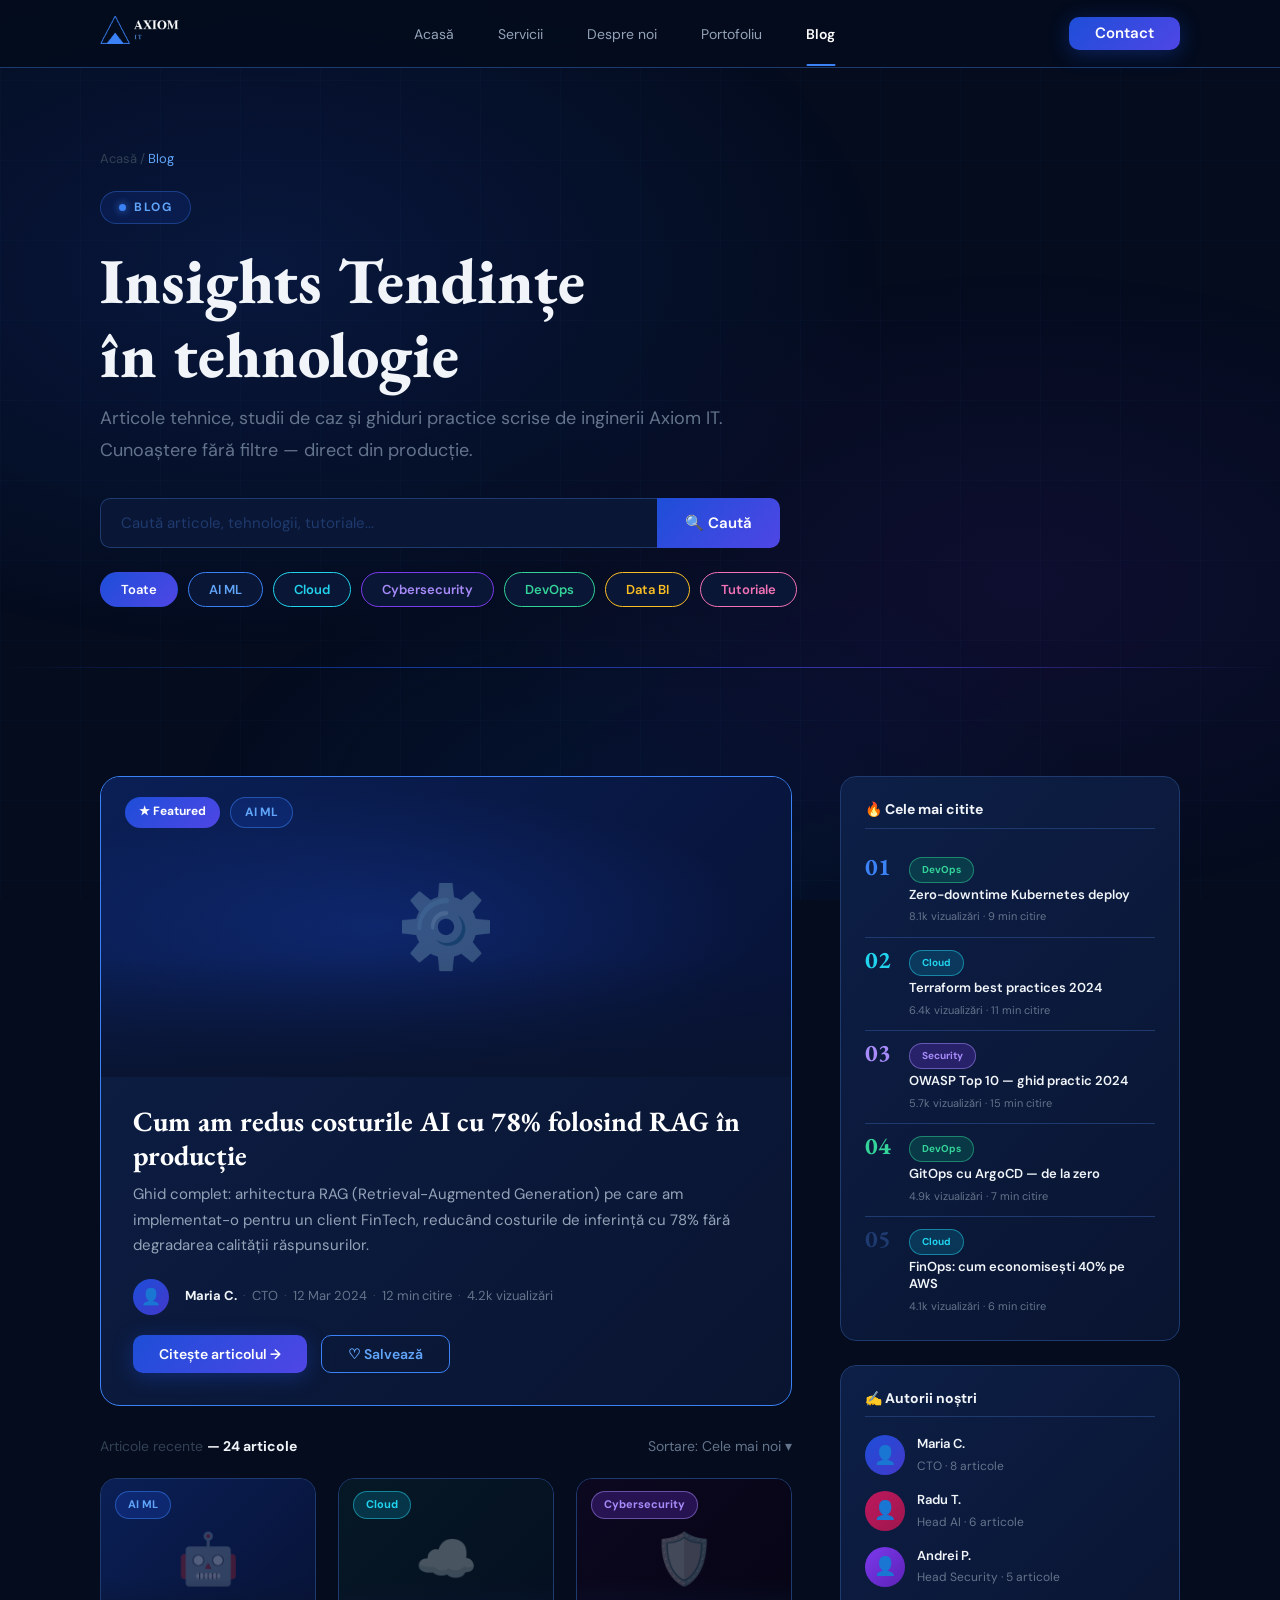
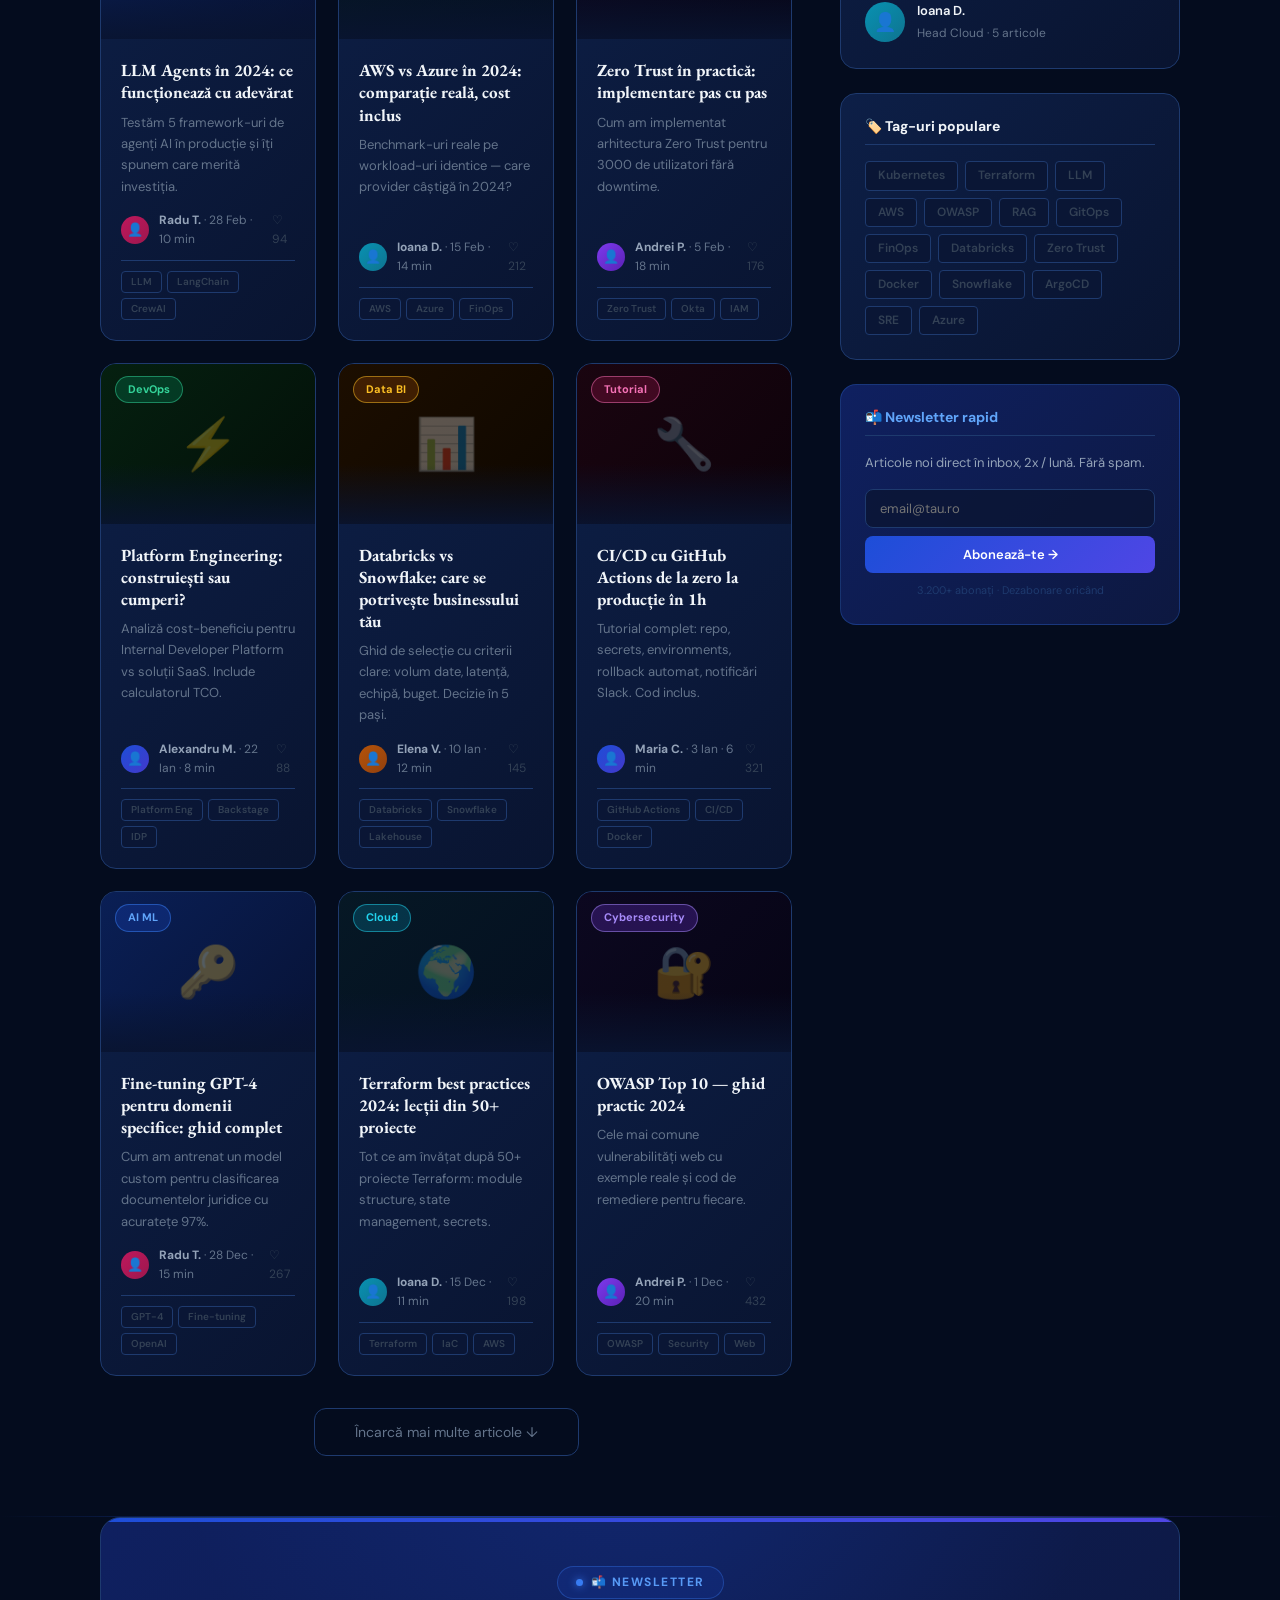
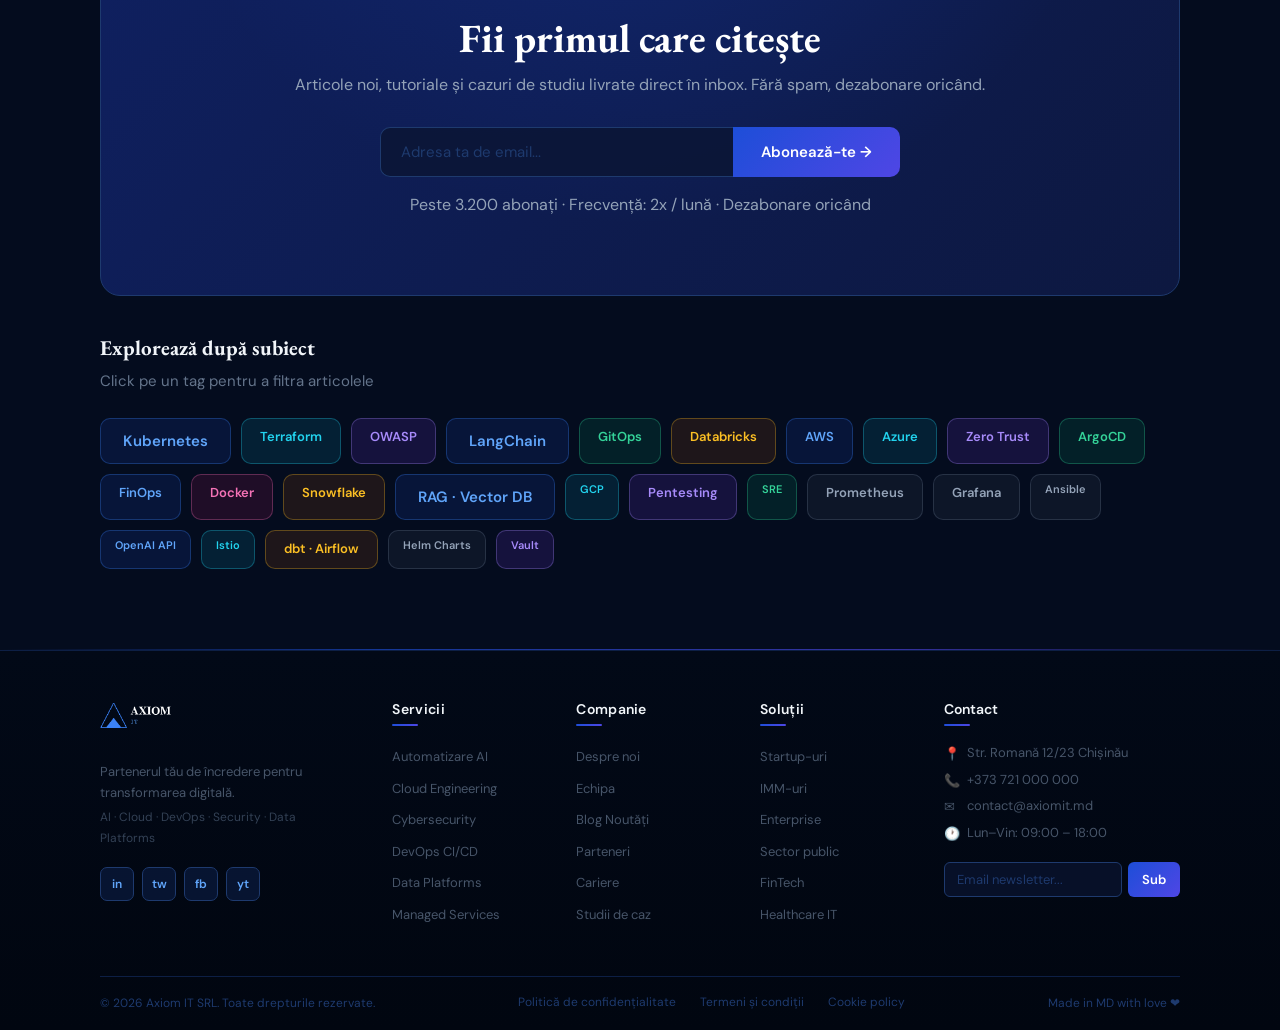
<file: SITE PARTEA 1/blog.html>
<!DOCTYPE html>
<html lang="ro">
<head>
<meta charset="UTF-8"/>
<meta name="viewport" content="width=device-width, initial-scale=1.0"/>
<title>Axiom IT — Blog</title>
<link rel="preconnect" href="https://fonts.googleapis.com"/>
<link href="https://fonts.googleapis.com/css2?family=EB+Garamond:ital,wght@0,400;0,600;0,700;0,800;1,400&family=DM+Sans:wght@300;400;500;600&display=swap" rel="stylesheet"/>
<link rel="stylesheet" href="/SITE PARTEA 1/css/axiom-it.css"/>
</head>
<body class="pagina">

<nav class="bara-navigare">
  <div class="container">
    <a href="/SITE PARTEA 1/index.html" class="logo-nav"><img src="/img/logo-axiom.png" alt="Axiom IT"/></a>
    <ul class="linkuri-nav">
      <li><a href="/SITE PARTEA 1/index.html">Acasă</a></li>
      <li><a href="/SITE PARTEA 1/services.html">Servicii</a></li>
      <li><a href="/SITE PARTEA 1/about.html">Despre noi</a></li>
      <li><a href="/SITE PARTEA 1/portofolio.html">Portofoliu</a></li>
      <li><a href="/SITE PARTEA 1/blog.html" class="activ">Blog</a></li>
    </ul>
    <a href="#contact" class="buton buton-principal buton-contact-nav">Contact</a>
  </div>
</nav>


<section class="sectiunea-blog-hero">
  <div class="container">
    <p class="pesmet"><a href="/SITE PARTEA 1/index.html">Acasă</a> / <span>Blog</span></p>
    <span class="eticheta-sectiune eticheta-albastra">Blog</span>
    <h1>Insights Tendințe<br><span class="accent">în tehnologie</span></h1>
    <p style="font-size:18px;color:var(--gri);max-width:640px;margin-top:12px">Articole tehnice, studii de caz și ghiduri practice scrise de inginerii Axiom IT. Cunoaștere fără filtre — direct din producție.</p>

    <div class="bara-cautare-blog">
      <input type="search" placeholder="Caută articole, tehnologii, tutoriale..."/>
      <button class="buton-cautare">🔍 Caută</button>
    </div>

    <div class="filtre-categorii">
      <button class="pastila-filtru activ">Toate</button>
      <button class="pastila-filtru cat-ai">AI ML</button>
      <button class="pastila-filtru cat-cloud">Cloud</button>
      <button class="pastila-filtru cat-sec">Cybersecurity</button>
      <button class="pastila-filtru cat-devops">DevOps</button>
      <button class="pastila-filtru cat-data">Data BI</button>
      <button class="pastila-filtru cat-tutorial">Tutoriale</button>
    </div>
  </div>
</section>

<div class="separator"></div>


<section style="padding:60px 0">
  <div class="container">
    <div class="grila-blog">

      <div class="continut-blog">

        <article class="card-articol-featured apare">
          <div class="imaginea-featured" style="background:linear-gradient(135deg,#0a1f55,#071235)">
            <div class="icon-articol">⚙️</div>
            <div class="gradient-jos"></div>
            <div class="meta-featured">
              <span class="badge-featured principal">★ Featured</span>
              <span class="badge-featured" style="background:rgba(29,78,216,.2);border:1px solid rgba(59,130,246,.5);color:var(--albastru-pal)">AI ML</span>
            </div>
          </div>
          <div class="continut-featured">
            <h2>Cum am redus costurile AI cu 78% folosind RAG în producție</h2>
            <p>Ghid complet: arhitectura RAG (Retrieval-Augmented Generation) pe care am implementat-o pentru un client FinTech, reducând costurile de inferință cu 78% fără degradarea calității răspunsurilor.</p>
            <div class="meta-articol">
              <div class="avatar-autor-mic" style="background:linear-gradient(135deg,#1d4ed8,#4338ca)">👤</div>
              <div class="info-meta">
                <strong>Maria C.</strong>
                <span class="punct-separator">·</span>
                CTO
                <span class="punct-separator">·</span>
                12 Mar 2024
                <span class="punct-separator">·</span>
                12 min citire
                <span class="punct-separator">·</span>
                4.2k vizualizări
              </div>
            </div>
            <div class="butoane-hero buton-citeste">
              <a href="#" class="buton buton-principal" style="padding:11px 26px;font-size:14px">Citește articolul →</a>
              <a href="#" class="buton buton-contur" style="padding:11px 26px;font-size:14px">♡ Salvează</a>
            </div>
          </div>
        </article>


        <p style="font-size:14px;color:var(--gri-mai-inchis);margin-bottom:20px;display:flex;justify-content:space-between;align-items:center">
          <span>Articole recente <strong style="color:var(--alb)">— 24 articole</strong></span>
          <span style="color:var(--gri)">Sortare: Cele mai noi ▾</span>
        </p>

        <div class="grila-articole">

          <article class="card-articol apare intarziere-1">
            <div class="imaginea-card" style="background:linear-gradient(135deg,#0a1f55,#071235)">
              <div class="icon-card">🤖</div>
              <div class="gradient-card"></div>
              <span class="badge-categorie bc-ai">AI ML</span>
            </div>
            <div class="continut-card">
              <h3>LLM Agents în 2024: ce funcționează cu adevărat</h3>
              <p>Testăm 5 framework-uri de agenți AI în producție și îți spunem care merită investiția.</p>
              <div class="meta-card">
                <div class="avatar-autor-xs" style="background:linear-gradient(135deg,#be185d,#9d174d)">👤</div>
                <div class="meta-card-info"><strong>Radu T.</strong> · 28 Feb · 10 min</div>
                <span class="like-count">♡ 94</span>
              </div>
              <div class="etichete-articol">
                <span class="eticheta-articol">LLM</span>
                <span class="eticheta-articol">LangChain</span>
                <span class="eticheta-articol">CrewAI</span>
              </div>
            </div>
          </article>

          <article class="card-articol apare intarziere-2">
            <div class="imaginea-card" style="background:linear-gradient(135deg,#061825,#040f20)">
              <div class="icon-card">☁️</div>
              <div class="gradient-card"></div>
              <span class="badge-categorie bc-cloud">Cloud</span>
            </div>
            <div class="continut-card">
              <h3>AWS vs Azure în 2024: comparație reală, cost inclus</h3>
              <p>Benchmark-uri reale pe workload-uri identice — care provider câștigă în 2024?</p>
              <div class="meta-card">
                <div class="avatar-autor-xs" style="background:linear-gradient(135deg,#0891b2,#0e7490)">👤</div>
                <div class="meta-card-info"><strong>Ioana D.</strong> · 15 Feb · 14 min</div>
                <span class="like-count">♡ 212</span>
              </div>
              <div class="etichete-articol">
                <span class="eticheta-articol">AWS</span>
                <span class="eticheta-articol">Azure</span>
                <span class="eticheta-articol">FinOps</span>
              </div>
            </div>
          </article>

          <article class="card-articol apare intarziere-3">
            <div class="imaginea-card" style="background:linear-gradient(135deg,#0c0820,#060414)">
              <div class="icon-card">🛡️</div>
              <div class="gradient-card"></div>
              <span class="badge-categorie bc-sec">Cybersecurity</span>
            </div>
            <div class="continut-card">
              <h3>Zero Trust în practică: implementare pas cu pas</h3>
              <p>Cum am implementat arhitectura Zero Trust pentru 3000 de utilizatori fără downtime.</p>
              <div class="meta-card">
                <div class="avatar-autor-xs" style="background:linear-gradient(135deg,#7c3aed,#5b21b6)">👤</div>
                <div class="meta-card-info"><strong>Andrei P.</strong> · 5 Feb · 18 min</div>
                <span class="like-count">♡ 176</span>
              </div>
              <div class="etichete-articol">
                <span class="eticheta-articol">Zero Trust</span>
                <span class="eticheta-articol">Okta</span>
                <span class="eticheta-articol">IAM</span>
              </div>
            </div>
          </article>

          <article class="card-articol apare intarziere-1">
            <div class="imaginea-card" style="background:linear-gradient(135deg,#052010,#030f08)">
              <div class="icon-card">⚡</div>
              <div class="gradient-card"></div>
              <span class="badge-categorie bc-devops">DevOps</span>
            </div>
            <div class="continut-card">
              <h3>Platform Engineering: construiești sau cumperi?</h3>
              <p>Analiză cost-beneficiu pentru Internal Developer Platform vs soluții SaaS. Include calculatorul TCO.</p>
              <div class="meta-card">
                <div class="avatar-autor-xs" style="background:linear-gradient(135deg,#1d4ed8,#4338ca)">👤</div>
                <div class="meta-card-info"><strong>Alexandru M.</strong> · 22 Ian · 8 min</div>
                <span class="like-count">♡ 88</span>
              </div>
              <div class="etichete-articol">
                <span class="eticheta-articol">Platform Eng</span>
                <span class="eticheta-articol">Backstage</span>
                <span class="eticheta-articol">IDP</span>
              </div>
            </div>
          </article>

          <article class="card-articol apare intarziere-2">
            <div class="imaginea-card" style="background:linear-gradient(135deg,#1c0e00,#0e0700)">
              <div class="icon-card">📊</div>
              <div class="gradient-card"></div>
              <span class="badge-categorie bc-data">Data BI</span>
            </div>
            <div class="continut-card">
              <h3>Databricks vs Snowflake: care se potrivește businessului tău</h3>
              <p>Ghid de selecție cu criterii clare: volum date, latență, echipă, buget. Decizie în 5 pași.</p>
              <div class="meta-card">
                <div class="avatar-autor-xs" style="background:linear-gradient(135deg,#b45309,#92400e)">👤</div>
                <div class="meta-card-info"><strong>Elena V.</strong> · 10 Ian · 12 min</div>
                <span class="like-count">♡ 145</span>
              </div>
              <div class="etichete-articol">
                <span class="eticheta-articol">Databricks</span>
                <span class="eticheta-articol">Snowflake</span>
                <span class="eticheta-articol">Lakehouse</span>
              </div>
            </div>
          </article>

          <article class="card-articol apare intarziere-3">
            <div class="imaginea-card" style="background:linear-gradient(135deg,#1a0510,#0d020a)">
              <div class="icon-card">🔧</div>
              <div class="gradient-card"></div>
              <span class="badge-categorie bc-tutorial">Tutorial</span>
            </div>
            <div class="continut-card">
              <h3>CI/CD cu GitHub Actions de la zero la producție în 1h</h3>
              <p>Tutorial complet: repo, secrets, environments, rollback automat, notificări Slack. Cod inclus.</p>
              <div class="meta-card">
                <div class="avatar-autor-xs" style="background:linear-gradient(135deg,#1d4ed8,#4338ca)">👤</div>
                <div class="meta-card-info"><strong>Maria C.</strong> · 3 Ian · 6 min</div>
                <span class="like-count">♡ 321</span>
              </div>
              <div class="etichete-articol">
                <span class="eticheta-articol">GitHub Actions</span>
                <span class="eticheta-articol">CI/CD</span>
                <span class="eticheta-articol">Docker</span>
              </div>
            </div>
          </article>

          <article class="card-articol apare intarziere-1">
            <div class="imaginea-card" style="background:linear-gradient(135deg,#0a1f55,#071235)">
              <div class="icon-card">🔑</div>
              <div class="gradient-card"></div>
              <span class="badge-categorie bc-ai">AI  ML</span>
            </div>
            <div class="continut-card">
              <h3>Fine-tuning GPT-4 pentru domenii specifice: ghid complet</h3>
              <p>Cum am antrenat un model custom pentru clasificarea documentelor juridice cu acuratețe 97%.</p>
              <div class="meta-card">
                <div class="avatar-autor-xs" style="background:linear-gradient(135deg,#be185d,#9d174d)">👤</div>
                <div class="meta-card-info"><strong>Radu T.</strong> · 28 Dec · 15 min</div>
                <span class="like-count">♡ 267</span>
              </div>
              <div class="etichete-articol">
                <span class="eticheta-articol">GPT-4</span>
                <span class="eticheta-articol">Fine-tuning</span>
                <span class="eticheta-articol">OpenAI</span>
              </div>
            </div>
          </article>

          <article class="card-articol apare intarziere-2">
            <div class="imaginea-card" style="background:linear-gradient(135deg,#061825,#040f20)">
              <div class="icon-card">🌍</div>
              <div class="gradient-card"></div>
              <span class="badge-categorie bc-cloud">Cloud</span>
            </div>
            <div class="continut-card">
              <h3>Terraform best practices 2024: lecții din 50+ proiecte</h3>
              <p>Tot ce am învățat după 50+ proiecte Terraform: module structure, state management, secrets.</p>
              <div class="meta-card">
                <div class="avatar-autor-xs" style="background:linear-gradient(135deg,#0891b2,#0e7490)">👤</div>
                <div class="meta-card-info"><strong>Ioana D.</strong> · 15 Dec · 11 min</div>
                <span class="like-count">♡ 198</span>
              </div>
              <div class="etichete-articol">
                <span class="eticheta-articol">Terraform</span>
                <span class="eticheta-articol">IaC</span>
                <span class="eticheta-articol">AWS</span>
              </div>
            </div>
          </article>

          <article class="card-articol apare intarziere-3">
            <div class="imaginea-card" style="background:linear-gradient(135deg,#0c0820,#060414)">
              <div class="icon-card">🔐</div>
              <div class="gradient-card"></div>
              <span class="badge-categorie bc-sec">Cybersecurity</span>
            </div>
            <div class="continut-card">
              <h3>OWASP Top 10 — ghid practic 2024</h3>
              <p>Cele mai comune vulnerabilități web cu exemple reale și cod de remediere pentru fiecare.</p>
              <div class="meta-card">
                <div class="avatar-autor-xs" style="background:linear-gradient(135deg,#7c3aed,#5b21b6)">👤</div>
                <div class="meta-card-info"><strong>Andrei P.</strong> · 1 Dec · 20 min</div>
                <span class="like-count">♡ 432</span>
              </div>
              <div class="etichete-articol">
                <span class="eticheta-articol">OWASP</span>
                <span class="eticheta-articol">Security</span>
                <span class="eticheta-articol">Web</span>
              </div>
            </div>
          </article>

        </div>

        <button class="buton-incarca apare">Încarcă mai multe articole ↓</button>

      </div>


      <aside class="sidebar-blog">

        <div class="card-sidebar">
          <h4>🔥 Cele mai citite</h4>
          <div class="articol-top">
            <div class="numar-rank" style="color:var(--albastru-deschis)">01</div>
            <div class="info-top">
              <span class="badge-categorie bc-devops" style="position:static;display:inline-block;margin-bottom:4px;font-size:10px">DevOps</span>
              <h5>Zero-downtime Kubernetes deploy</h5>
              <p class="meta-top">8.1k vizualizări · 9 min citire</p>
            </div>
          </div>
          <div class="articol-top">
            <div class="numar-rank" style="color:var(--cyan-deschis)">02</div>
            <div class="info-top">
              <span class="badge-categorie bc-cloud" style="position:static;display:inline-block;margin-bottom:4px;font-size:10px">Cloud</span>
              <h5>Terraform best practices 2024</h5>
              <p class="meta-top">6.4k vizualizări · 11 min citire</p>
            </div>
          </div>
          <div class="articol-top">
            <div class="numar-rank" style="color:var(--violet)">03</div>
            <div class="info-top">
              <span class="badge-categorie bc-sec" style="position:static;display:inline-block;margin-bottom:4px;font-size:10px">Security</span>
              <h5>OWASP Top 10 — ghid practic 2024</h5>
              <p class="meta-top">5.7k vizualizări · 15 min citire</p>
            </div>
          </div>
          <div class="articol-top">
            <div class="numar-rank" style="color:var(--verde-deschis)">04</div>
            <div class="info-top">
              <span class="badge-categorie bc-devops" style="position:static;display:inline-block;margin-bottom:4px;font-size:10px">DevOps</span>
              <h5>GitOps cu ArgoCD — de la zero</h5>
              <p class="meta-top">4.9k vizualizări · 7 min citire</p>
            </div>
          </div>
          <div class="articol-top">
            <div class="numar-rank">05</div>
            <div class="info-top">
              <span class="badge-categorie bc-cloud" style="position:static;display:inline-block;margin-bottom:4px;font-size:10px">Cloud</span>
              <h5>FinOps: cum economisești 40% pe AWS</h5>
              <p class="meta-top">4.1k vizualizări · 6 min citire</p>
            </div>
          </div>
        </div>

        <div class="card-sidebar">
          <h4>✍️ Autorii noștri</h4>
          <div style="display:flex;flex-direction:column;gap:12px">
            <div style="display:flex;align-items:center;gap:12px">
              <div style="width:40px;height:40px;border-radius:50%;background:linear-gradient(135deg,#1d4ed8,#4338ca);display:flex;align-items:center;justify-content:center;font-size:18px;flex-shrink:0">👤</div>
              <div><p style="font-size:13px;font-weight:600;color:var(--alb);margin:0">Maria C.</p><p style="font-size:12px;color:var(--gri);margin:0">CTO · 8 articole</p></div>
            </div>
            <div style="display:flex;align-items:center;gap:12px">
              <div style="width:40px;height:40px;border-radius:50%;background:linear-gradient(135deg,#be185d,#9d174d);display:flex;align-items:center;justify-content:center;font-size:18px;flex-shrink:0">👤</div>
              <div><p style="font-size:13px;font-weight:600;color:var(--alb);margin:0">Radu T.</p><p style="font-size:12px;color:var(--gri);margin:0">Head AI · 6 articole</p></div>
            </div>
            <div style="display:flex;align-items:center;gap:12px">
              <div style="width:40px;height:40px;border-radius:50%;background:linear-gradient(135deg,#7c3aed,#5b21b6);display:flex;align-items:center;justify-content:center;font-size:18px;flex-shrink:0">👤</div>
              <div><p style="font-size:13px;font-weight:600;color:var(--alb);margin:0">Andrei P.</p><p style="font-size:12px;color:var(--gri);margin:0">Head Security · 5 articole</p></div>
            </div>
            <div style="display:flex;align-items:center;gap:12px">
              <div style="width:40px;height:40px;border-radius:50%;background:linear-gradient(135deg,#0891b2,#0e7490);display:flex;align-items:center;justify-content:center;font-size:18px;flex-shrink:0">👤</div>
              <div><p style="font-size:13px;font-weight:600;color:var(--alb);margin:0">Ioana D.</p><p style="font-size:12px;color:var(--gri);margin:0">Head Cloud · 5 articole</p></div>
            </div>
          </div>
        </div>

        <div class="card-sidebar">
          <h4>🏷️ Tag-uri populare</h4>
          <div style="display:flex;flex-wrap:wrap;gap:7px">
            <span class="eticheta-articol" style="cursor:pointer;font-size:12px;padding:4px 12px">Kubernetes</span>
            <span class="eticheta-articol" style="cursor:pointer;font-size:12px;padding:4px 12px">Terraform</span>
            <span class="eticheta-articol" style="cursor:pointer;font-size:12px;padding:4px 12px">LLM</span>
            <span class="eticheta-articol" style="cursor:pointer;font-size:12px;padding:4px 12px">AWS</span>
            <span class="eticheta-articol" style="cursor:pointer;font-size:12px;padding:4px 12px">OWASP</span>
            <span class="eticheta-articol" style="cursor:pointer;font-size:12px;padding:4px 12px">RAG</span>
            <span class="eticheta-articol" style="cursor:pointer;font-size:12px;padding:4px 12px">GitOps</span>
            <span class="eticheta-articol" style="cursor:pointer;font-size:12px;padding:4px 12px">FinOps</span>
            <span class="eticheta-articol" style="cursor:pointer;font-size:12px;padding:4px 12px">Databricks</span>
            <span class="eticheta-articol" style="cursor:pointer;font-size:12px;padding:4px 12px">Zero Trust</span>
            <span class="eticheta-articol" style="cursor:pointer;font-size:12px;padding:4px 12px">Docker</span>
            <span class="eticheta-articol" style="cursor:pointer;font-size:12px;padding:4px 12px">Snowflake</span>
            <span class="eticheta-articol" style="cursor:pointer;font-size:12px;padding:4px 12px">ArgoCD</span>
            <span class="eticheta-articol" style="cursor:pointer;font-size:12px;padding:4px 12px">SRE</span>
            <span class="eticheta-articol" style="cursor:pointer;font-size:12px;padding:4px 12px">Azure</span>
          </div>
        </div>

        <div class="card-sidebar" style="background:linear-gradient(135deg,#0f2060,#0d1840);border-color:rgba(59,130,246,.25)">
          <h4 style="color:var(--albastru-pal)">📬 Newsletter rapid</h4>
          <p style="font-size:13px;color:var(--gri-deschis);margin-bottom:14px">Articole noi direct în inbox, 2x / lună. Fără spam.</p>
          <div style="display:flex;flex-direction:column;gap:8px">
            <input type="email" placeholder="email@tau.ro" style="background:rgba(10,20,50,.8);border:1px solid var(--bordura);border-radius:8px;padding:10px 14px;font-size:13px;color:var(--gri-mai-inchis);outline:none;font-family:'DM Sans',sans-serif;width:100%"/>
            <button style="padding:10px;border:none;border-radius:8px;background:var(--gradient-albastru);color:#fff;font-size:13px;font-weight:600;cursor:pointer;font-family:'DM Sans',sans-serif;width:100%">Abonează-te →</button>
          </div>
          <p style="font-size:11px;color:var(--bordura);margin-top:8px;text-align:center">3.200+ abonați · Dezabonare oricând</p>
        </div>

      </aside>

    </div>
  </div>
</section>

<div class="separator"></div>


<section class="sectiunea-newsletter">
  <div class="container">
    <div class="card-newsletter apare">
      <span class="eticheta-sectiune eticheta-albastra" style="margin:0 auto 16px">📬 Newsletter</span>
      <h2>Fii primul care citește</h2>
      <p>Articole noi, tutoriale și cazuri de studiu livrate direct în inbox. Fără spam, dezabonare oricând.</p>
      <div class="forma-newsletter">
        <input type="email" placeholder="Adresa ta de email..."/>
        <button>Abonează-te →</button>
      </div>
      <p class="meta-newsletter">Peste 3.200 abonați · Frecvență: 2x / lună · Dezabonare oricând</p>
    </div>
  </div>
</section>


<section class="nori-etichete">
  <div class="container">
    <h3>Explorează după subiect</h3>
    <p>Click pe un tag pentru a filtra articolele</p>
    <div class="grila-etichete">
      <a href="#" class="eticheta-nor albastru mare">Kubernetes</a>
      <a href="#" class="eticheta-nor cyan">Terraform</a>
      <a href="#" class="eticheta-nor mov">OWASP</a>
      <a href="#" class="eticheta-nor albastru mare">LangChain</a>
      <a href="#" class="eticheta-nor verde">GitOps</a>
      <a href="#" class="eticheta-nor chihlimbar">Databricks</a>
      <a href="#" class="eticheta-nor albastru">AWS</a>
      <a href="#" class="eticheta-nor cyan">Azure</a>
      <a href="#" class="eticheta-nor mov">Zero Trust</a>
      <a href="#" class="eticheta-nor verde">ArgoCD</a>
      <a href="#" class="eticheta-nor albastru">FinOps</a>
      <a href="#" class="eticheta-nor roz">Docker</a>
      <a href="#" class="eticheta-nor chihlimbar">Snowflake</a>
      <a href="#" class="eticheta-nor albastru mare">RAG · Vector DB</a>
      <a href="#" class="eticheta-nor cyan mic">GCP</a>
      <a href="#" class="eticheta-nor mov">Pentesting</a>
      <a href="#" class="eticheta-nor verde mic">SRE</a>
      <a href="#" class="eticheta-nor gri">Prometheus</a>
      <a href="#" class="eticheta-nor gri">Grafana</a>
      <a href="#" class="eticheta-nor gri mic">Ansible</a>
      <a href="#" class="eticheta-nor albastru mic">OpenAI API</a>
      <a href="#" class="eticheta-nor cyan mic">Istio</a>
      <a href="#" class="eticheta-nor chihlimbar">dbt · Airflow</a>
      <a href="#" class="eticheta-nor gri mic">Helm Charts</a>
      <a href="#" class="eticheta-nor mov mic">Vault</a>
    </div>
  </div>
</section>

<div class="separator"></div>


<footer class="subsol" id="contact">
  <div class="container">
    <div class="subsol-principal">
      <div class="subsol-brand">
        <a href="index.html" class="logo-subsol"><img src="/img/logo-axiom.png" alt="Axiom IT"/></a>
        <p class="descriere-brand">Partenerul tău de încredere pentru transformarea digitală.</p>
        <p class="tagline-brand">AI · Cloud · DevOps · Security · Data Platforms</p>
        <div class="retele-sociale">
          <button class="buton-social">in</button>
          <button class="buton-social">tw</button>
          <button class="buton-social">fb</button>
          <button class="buton-social">yt</button>
        </div>
      </div>
      <div class="coloana-subsol">
        <h4>Servicii</h4>
        <ul>
          <li><a href="services.html">Automatizare AI</a></li>
          <li><a href="services.html">Cloud Engineering</a></li>
          <li><a href="services.html">Cybersecurity</a></li>
          <li><a href="services.html">DevOps CI/CD</a></li>
          <li><a href="services.html">Data Platforms</a></li>
          <li><a href="services.html">Managed Services</a></li>
        </ul>
      </div>
      <div class="coloana-subsol">
        <h4>Companie</h4>
        <ul>
          <li><a href="about.html">Despre noi</a></li>
          <li><a href="about.html">Echipa</a></li>
          <li><a href="blog.html">Blog Noutăți</a></li>
          <li><a href="/alte fisiere/AxiomIT_Parteneri.docx" download>Parteneri</a></li>
          <li><a href="/alte fisiere/AxiomIT_Cariere.docx" download>Cariere</a></li>
          <li><a href="/alte fisiere/AxiomIT_Studii_de_Caz.xlsx" download>Studii de caz</a></li>
        </ul>
      </div>
      <div class="coloana-subsol">
        <h4>Soluții</h4>
        <ul>
          <li><a href="/alte fisiere/AXIOM IT - Soluții Tehnologice Complete.pptx" download>Startup-uri</a></li>
          <li><a href="/alte fisiere/AXIOM IT - Soluții Tehnologice Complete.pptx" download>IMM-uri</a></li>
          <li><a href="/alte fisiere/AXIOM IT - Soluții Tehnologice Complete.pptx" download>Enterprise</a></li>
          <li><a href="/alte fisiere/AXIOM IT - Soluții Tehnologice Complete.pptx" download>Sector public</a></li>
          <li><a href="/alte fisiere/AXIOM IT - Soluții Tehnologice Complete.pptx" download>FinTech</a></li>
          <li><a href="/alte fisiere/AXIOM IT - Soluții Tehnologice Complete.pptx" download>Healthcare IT</a></li>
        </ul>
      </div>
      <div class="coloana-contact">
        <h4>Contact</h4>
          <div class="linie-contact"><span class="icon-contact">📍</span>Str. Romană 12/23 Chișinău</div>
          <div class="linie-contact"><span class="icon-contact">📞</span>+373 721 000 000</div>
          <div class="linie-contact"><span class="icon-contact">✉</span>contact@axiomit.md</div>
          <div class="linie-contact"><span class="icon-contact">🕐</span>Lun–Vin: 09:00 – 18:00</div>
        <div class="newsletter-subsol">
          <input type="email" placeholder="Email newsletter..."/>
          <button>Sub</button>
        </div>
      </div>
    </div>
    <div class="bara-subsol-jos">
      <p>© 2026 Axiom IT SRL. Toate drepturile rezervate.</p>
      <div class="linkuri-subsol-jos">
        <a href="/alte fisiere/politica-confidentialitate.pdf" download>Politică de confidențialitate</a>
        <a href="/alte fisiere/termeni-conditii.pdf" download>Termeni și condiții</a>
        <a href="/alte fisiere/cookie-policy.pdf" download>Cookie policy</a>
      </div>
      <p class="text-dreapta-subsol">Made in MD with love ❤</p>
    </div>
  </div>
</footer>
</body>
</html>
</file>
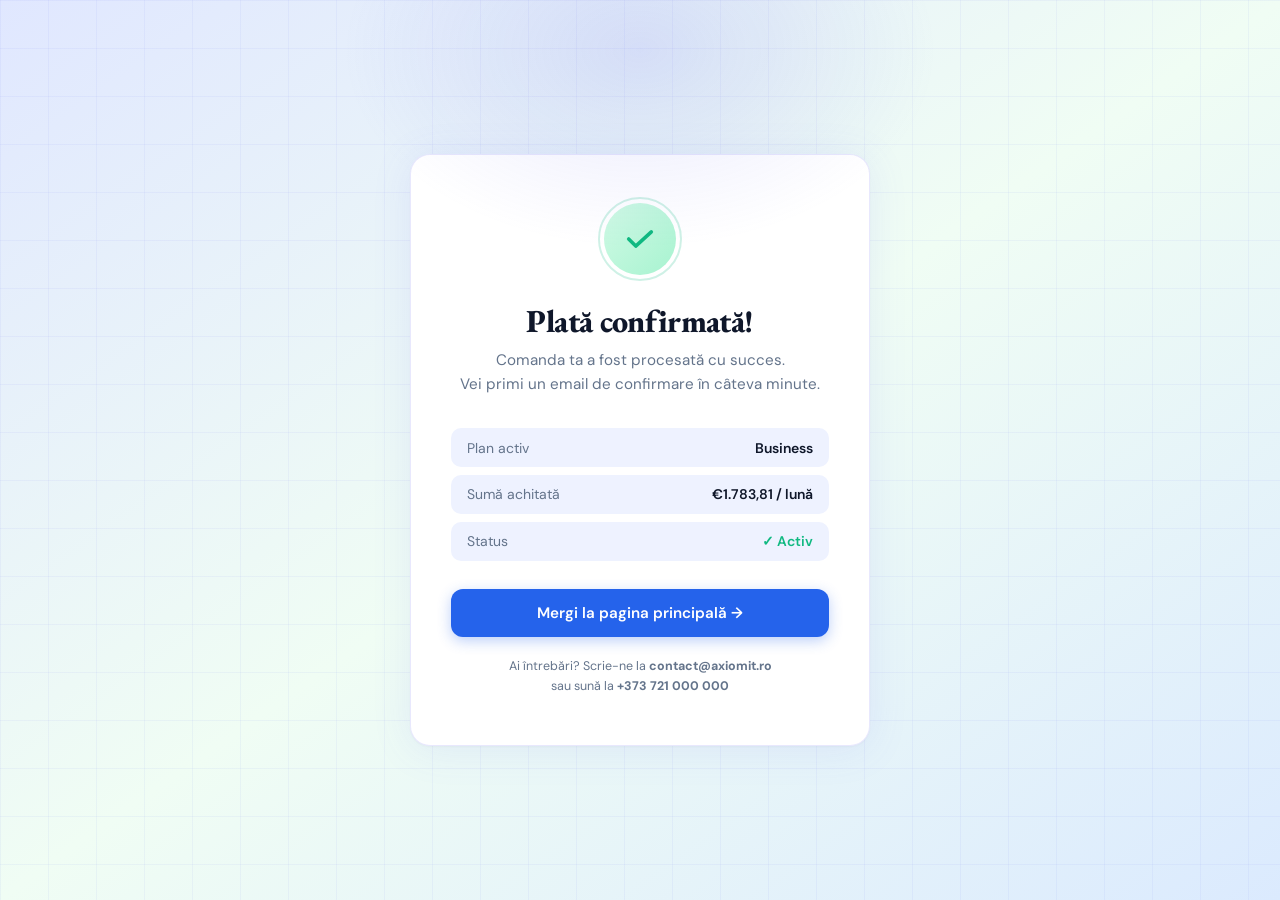
<file: SITE PARTEA 1/confirmare.html>
<!DOCTYPE html>
<html lang="ro">
<head>
  <meta charset="UTF-8">
  <meta name="viewport" content="width=device-width, initial-scale=1.0">
  <title>Confirmare — Axiom IT</title>
  <link rel="preconnect" href="https://fonts.googleapis.com">
  <link href="https://fonts.googleapis.com/css2?family=DM+Sans:wght@400;500;600;700&family=EB+Garamond:wght@700;800&display=swap" rel="stylesheet">
  <style>

    *, *::before, *::after {
      box-sizing: border-box;
      margin: 0;
      padding: 0;
    }

    :root {
      --albastru:       #2563eb;
      --albastru-hover: #1e3a8a;
      --verde:          #10b981;
      --fundal:         #eef2ff;
      --text:           #0f172a;
      --text-pal:       #64748b;
      --alb:            #ffffff;
    }

    body {
      font-family: 'DM Sans', sans-serif;
      background: linear-gradient(145deg, #e0e7ff 0%, #f0fdf4 50%, #dbeafe 100%);
      min-height: 100vh;
      display: flex;
      flex-direction: column;
      align-items: center;
      justify-content: center;
      padding: 2rem;
    }

    body::before {
      content: '';
      position: fixed;
      inset: 0;
      background-image:
        linear-gradient(rgba(99,102,241,.06) 1px, transparent 1px),
        linear-gradient(90deg, rgba(99,102,241,.06) 1px, transparent 1px);
      background-size: 48px 48px;
      pointer-events: none;
    }

    body::after {
      content: '';
      position: fixed;
      top: -150px;
      left: 50%;
      transform: translateX(-50%);
      width: 600px;
      height: 400px;
      background: radial-gradient(ellipse, rgba(99,102,241,.15) 0%, transparent 70%);
      pointer-events: none;
    }
    .card {
      background: var(--alb);
      border: 1px solid rgba(99,102,241,.15);
      border-radius: 20px;
      padding: 3rem 2.5rem;
      max-width: 460px;
      width: 100%;
      text-align: center;
      box-shadow:
        0 4px 40px rgba(99,102,241,.1),
        0 1px 3px rgba(0,0,0,.04);
      opacity: 0;
      animation: fadeUp .5s .1s ease forwards;
    }

    .bifa-wrap {
      width: 72px;
      height: 72px;
      background: linear-gradient(135deg, #d1fae5, #a7f3d0);
      border-radius: 50%;
      display: flex;
      align-items: center;
      justify-content: center;
      margin: 0 auto 1.75rem;
      position: relative;
    }

    .bifa-wrap::after {
      content: '';
      position: absolute;
      inset: -6px;
      border-radius: 50%;
      border: 2px solid rgba(16,185,129,.2);
      animation: pulsatie 2s ease infinite;
    }

    .bifa-wrap svg {
      width: 34px;
      height: 34px;
      stroke: var(--verde);
      stroke-width: 2.5;
      fill: none;
      stroke-linecap: round;
      stroke-linejoin: round;
      stroke-dasharray: 50;
      stroke-dashoffset: 50;
      animation: deseneazaBifa .6s .4s ease forwards;
    }


    .titlu {
      font-family: 'EB Garamond', serif;
      font-size: 2rem;
      font-weight: 800;
      color: var(--text);
      letter-spacing: -0.02em;
      line-height: 1.15;
      margin-bottom: .5rem;
    }

    .subtitlu {
      font-size: .95rem;
      color: var(--text-pal);
      line-height: 1.6;
      margin-bottom: 2rem;
    }

   
    .info-rand {
      display: flex;
      align-items: center;
      justify-content: space-between;
      padding: .65rem 1rem;
      background: var(--fundal);
      border-radius: 10px;
      margin-bottom: .5rem;
      font-size: .875rem;
    }

    .info-rand .eticheta {
      color: var(--text-pal);
    }

    .info-rand .valoare {
      font-weight: 600;
      color: var(--text);
    }

    .info-rand .valoare.verde {
      color: var(--verde);
    }

  
    .buton {
      display: block;
      width: 100%;
      margin-top: 1.75rem;
      padding: .9rem 1.5rem;
      background: var(--albastru);
      color: #fff;
      font-family: 'DM Sans', sans-serif;
      font-size: .95rem;
      font-weight: 600;
      border-radius: 12px;
      text-decoration: none;
      transition: background .2s, transform .15s, box-shadow .2s;
      box-shadow: 0 4px 14px rgba(37,99,235,.3);
    }

    .buton:hover {
      background: var(--albastru-hover);
      transform: translateY(-1px);
      box-shadow: 0 6px 20px rgba(37,99,235,.35);
    }

    .buton:active {
      transform: translateY(0);
    }

    .nota {
      font-size: .78rem;
      color: var(--text-pal);
      margin-top: 1.25rem;
      line-height: 1.6;
    }


    @keyframes fadeUp {
      from { opacity: 0; transform: translateY(18px); }
      to   { opacity: 1; transform: translateY(0); }
    }

    @keyframes deseneazaBifa {
      to { stroke-dashoffset: 0; }
    }

    @keyframes pulsatie {
      0%, 100% { opacity: .6; transform: scale(1); }
      50%       { opacity: 1; transform: scale(1.06); }
    }

  </style>
</head>
<body>

  <div class="card">

    <div class="bifa-wrap">
      <svg viewBox="0 0 24 24">
        <polyline points="4 12 9 17 20 7"/>
      </svg>
    </div>

    <h1 class="titlu">Plată confirmată!</h1>
    <p class="subtitlu">
      Comanda ta a fost procesată cu succes.<br>
      Vei primi un email de confirmare în câteva minute.
    </p>

    <div class="info-rand">
      <span class="eticheta">Plan activ</span>
      <span class="valoare">Business</span>
    </div>
    <div class="info-rand">
      <span class="eticheta">Sumă achitată</span>
      <span class="valoare">€1.783,81 / lună</span>
    </div>
    <div class="info-rand">
      <span class="eticheta">Status</span>
      <span class="valoare verde">✓ Activ</span>
    </div>

    <a href="/index.html" class="buton">Mergi la pagina principală →</a>

    <p class="nota">
      Ai întrebări? Scrie-ne la <strong>contact@axiomit.ro</strong><br>
      sau sună la <strong>+373 721 000 000</strong>
    </p>

  </div>

</body>
</html>
</file>
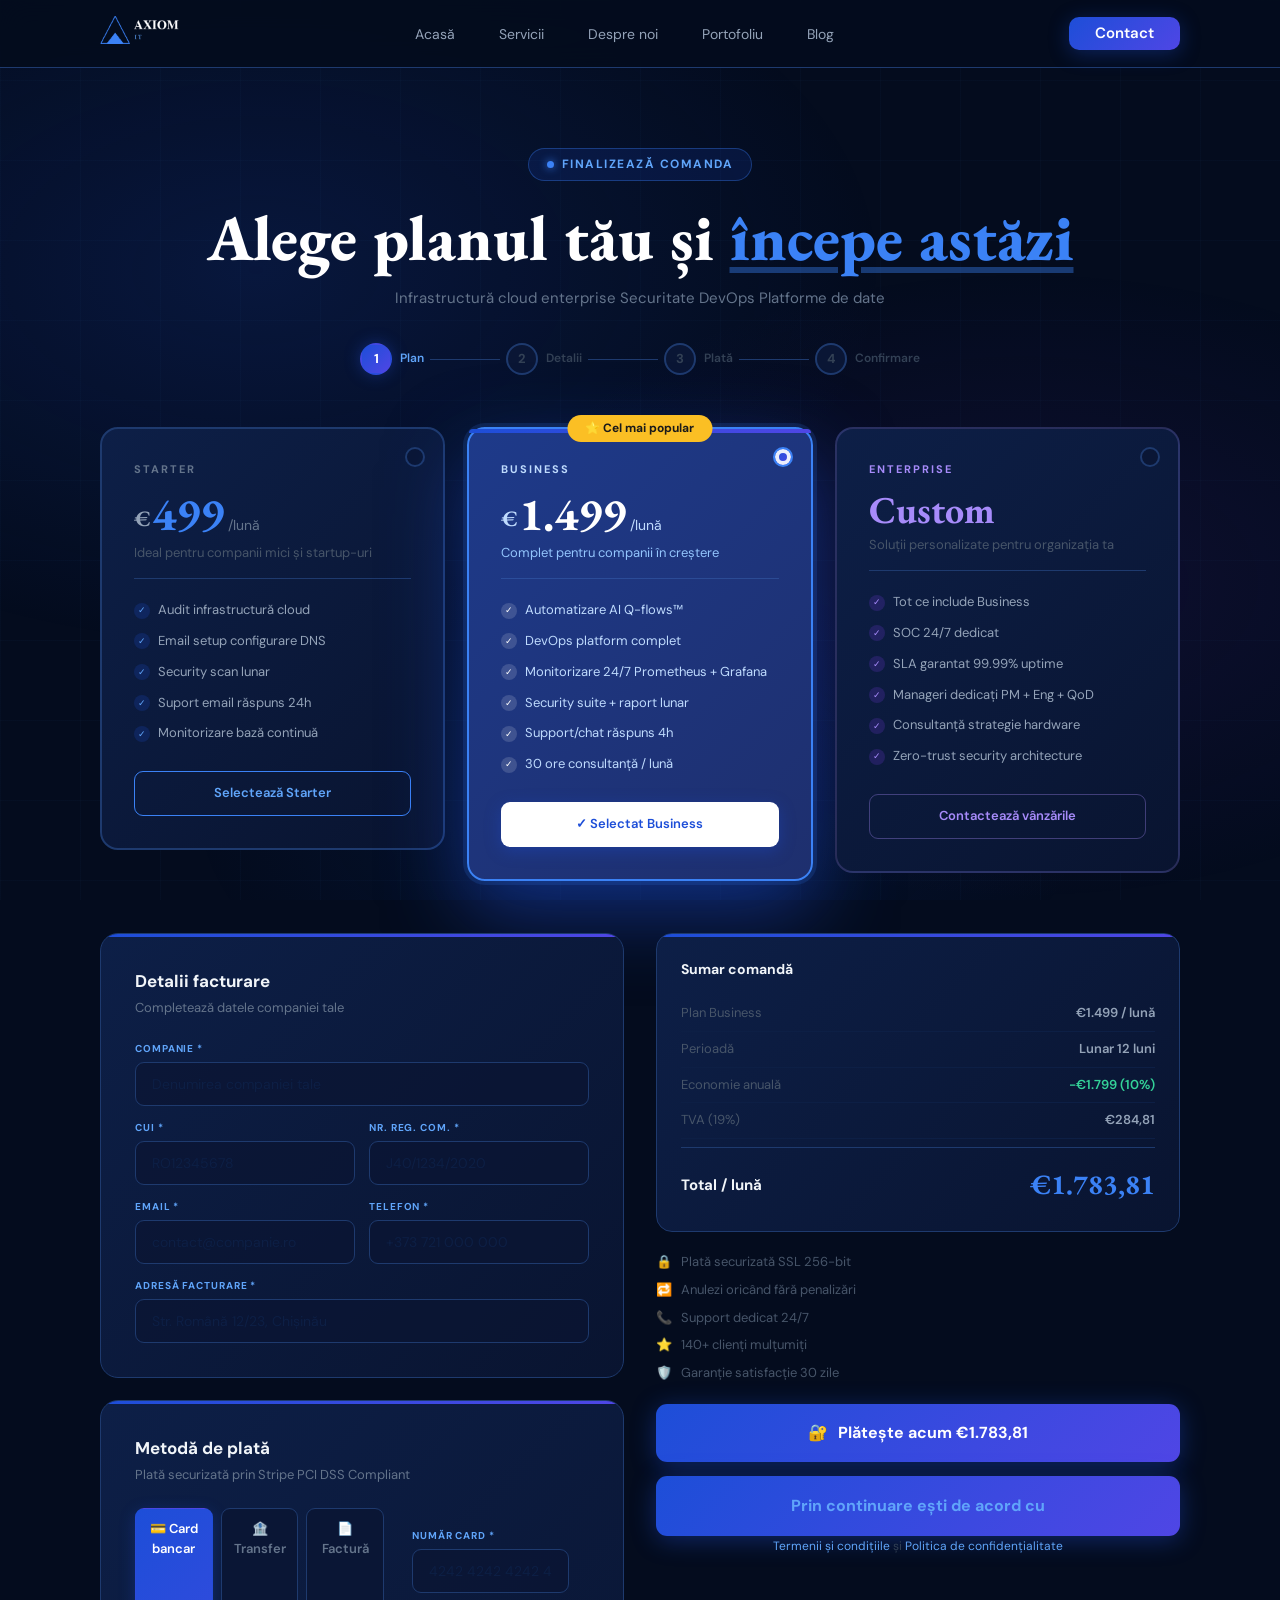
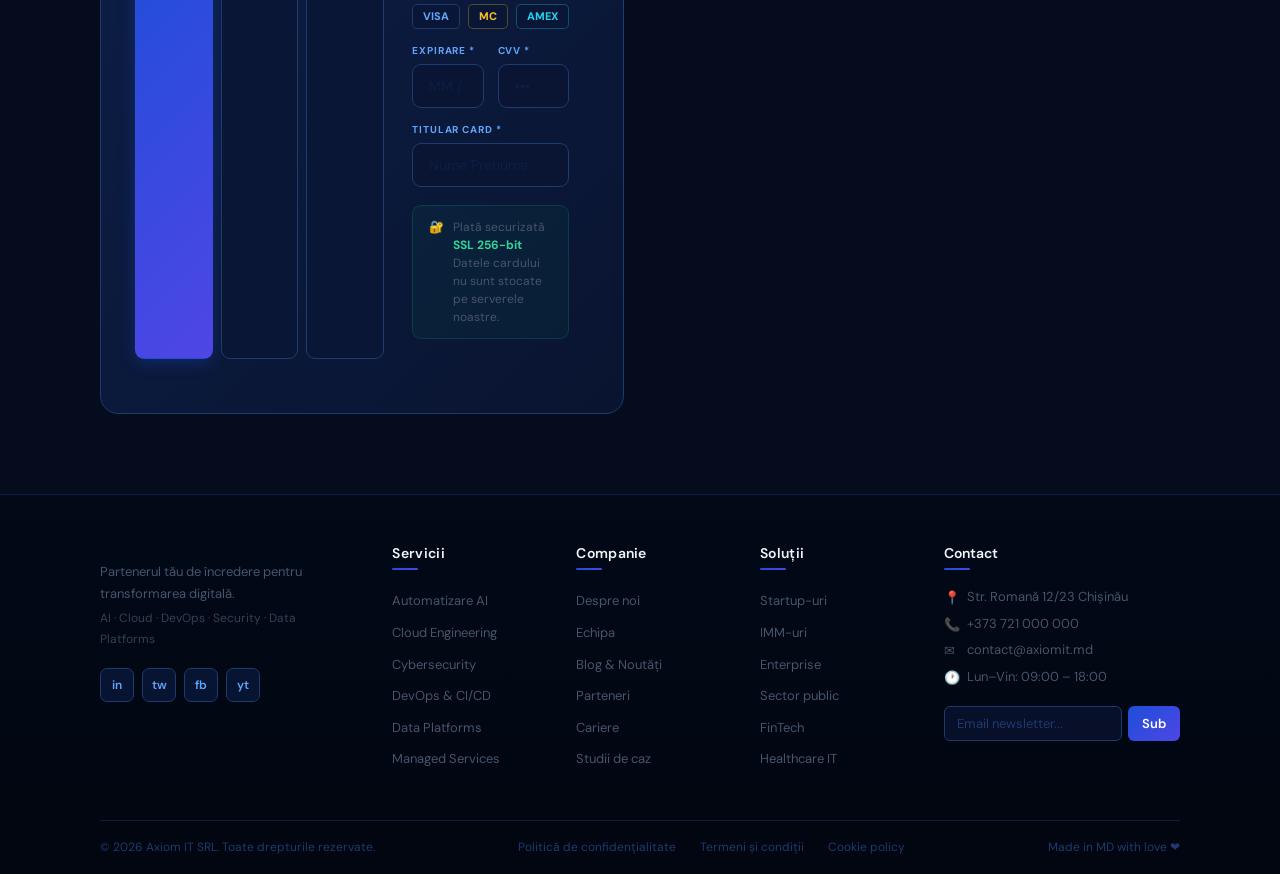
<file: SITE PARTEA 1/plata.html>
<!DOCTYPE html>
<html lang="ro">
<head>
  <meta charset="UTF-8">
  <meta name="viewport" content="width=device-width, initial-scale=1.0">
  <title>Plată — Axiom IT</title>
  <link rel="preconnect" href="https://fonts.googleapis.com">
  <link rel="preconnect" href="https://fonts.gstatic.com" crossorigin>
  <link href="https://fonts.googleapis.com/css2?family=DM+Sans:wght@400;500;600;700&family=EB+Garamond:wght@700;800&display=swap" rel="stylesheet">
  <link rel="stylesheet" href="/css/axiom-it.css">
</head>
<body>

  <nav class="bara-navigare">
    <div class="container">
      <a href="/SITE PARTEA 1/index.html" class="logo-nav">
        <img src="/img/logo-axiom.png" alt="Logo Axiom IT">

      </a>
      <ul class="linkuri-nav">
        <li><a href="/SITE PARTEA 1/index.html">Acasă</a></li>
        <li><a href="/SITE PARTEA 1/services.html">Servicii</a></li>
        <li><a href="/SITE PARTEA 1/about.html">Despre noi</a></li>
        <li><a href="/SITE PARTEA 1/portofolio.html">Portofoliu</a></li>
        <li><a href="/SITE PARTEA 1/blog.html">Blog</a></li>
      </ul>
      <a href="#" class="buton buton-principal buton-contact-nav">Contact</a>
    </div>
  </nav>

  <main class="pagina-plata">
    <div class="container">

      <div class="antet-plata">
        <div class="eticheta-sectiune eticheta-albastra">Finalizează comanda</div>
        <h1>Alege planul tău și <span class="accent">începe astăzi</span></h1>
        <p>Infrastructură cloud enterprise  Securitate  DevOps  Platforme de date</p>
        <div class="stepper">
          <div class="pas-stepper">
            <div class="cerc-pas activ">1</div>
            <span class="eticheta-pas activa">Plan</span>
          </div>
          <div class="linie-stepper"></div>
          <div class="pas-stepper">
            <div class="cerc-pas">2</div>
            <span class="eticheta-pas">Detalii</span>
          </div>
          <div class="linie-stepper"></div>
          <div class="pas-stepper">
            <div class="cerc-pas">3</div>
            <span class="eticheta-pas">Plată</span>
          </div>
          <div class="linie-stepper"></div>
          <div class="pas-stepper">
            <div class="cerc-pas">4</div>
            <span class="eticheta-pas">Confirmare</span>
          </div>
        </div>
      </div>

      <div class="grila-planuri">

        <div class="card-plan-wrap">
          <input type="radio" name="plan" id="plan-starter">
          <label class="card-plan-label" for="plan-starter">
            <div class="radio-visual"></div>
            <div class="nivel-plan">Starter</div>
            <div class="pret-plan">
              <span class="moneda-plan">€</span>
              <span class="suma-plan">499</span>
              <span class="perioada-plan">/lună</span>
            </div>
            <p class="descriere-plan">Ideal pentru companii mici și startup-uri</p>
            <div class="separator-plan"></div>
            <ul class="lista-plan">
              <li><span class="bifa-plan">✓</span>Audit infrastructură cloud</li>
              <li><span class="bifa-plan">✓</span>Email setup configurare DNS</li>
              <li><span class="bifa-plan">✓</span>Security scan lunar</li>
              <li><span class="bifa-plan">✓</span>Suport email răspuns 24h</li>
              <li><span class="bifa-plan">✓</span>Monitorizare bază continuă</li>
            </ul>
            <span class="eticheta-buton-plan">Selectează Starter</span>
          </label>
        </div>

        <div class="card-plan-wrap recomandat">
          <input type="radio" name="plan" id="plan-business" checked>
          <label class="card-plan-label" for="plan-business">
            <span class="insigna-popular">⭐ Cel mai popular</span>
            <div class="radio-visual"></div>
            <div class="nivel-plan">Business</div>
            <div class="pret-plan">
              <span class="moneda-plan">€</span>
              <span class="suma-plan">1.499</span>
              <span class="perioada-plan">/lună</span>
            </div>
            <p class="descriere-plan">Complet pentru companii în creștere</p>
            <div class="separator-plan"></div>
            <ul class="lista-plan">
              <li><span class="bifa-plan">✓</span>Automatizare AI Q-flows™</li>
              <li><span class="bifa-plan">✓</span>DevOps platform complet</li>
              <li><span class="bifa-plan">✓</span>Monitorizare 24/7 Prometheus + Grafana</li>
              <li><span class="bifa-plan">✓</span>Security suite + raport lunar</li>
              <li><span class="bifa-plan">✓</span>Support/chat răspuns 4h</li>
              <li><span class="bifa-plan">✓</span>30 ore consultanță / lună</li>
            </ul>
            <span class="eticheta-buton-plan">✓ Selectat Business</span>
          </label>
        </div>

        <div class="card-plan-wrap enterprise">
          <input type="radio" name="plan" id="plan-enterprise">
          <label class="card-plan-label" for="plan-enterprise">
            <div class="radio-visual"></div>
            <div class="nivel-plan">Enterprise</div>
            <div class="pret-plan">
              <span class="suma-plan">Custom</span>
            </div>
            <p class="descriere-plan">Soluții personalizate pentru organizația ta</p>
            <div class="separator-plan"></div>
            <ul class="lista-plan">
              <li><span class="bifa-plan">✓</span>Tot ce include Business</li>
              <li><span class="bifa-plan">✓</span>SOC 24/7 dedicat</li>
              <li><span class="bifa-plan">✓</span>SLA garantat 99.99% uptime</li>
              <li><span class="bifa-plan">✓</span>Manageri dedicați PM + Eng + QoD</li>
              <li><span class="bifa-plan">✓</span>Consultanță strategie hardware</li>
              <li><span class="bifa-plan">✓</span>Zero-trust security architecture</li>
            </ul>
            <span class="eticheta-buton-plan">Contactează vânzările</span>
          </label>
        </div>

      </div>

      <form action="#" method="post">
        <div class="grila-formular">

          <div class="coloana-stanga">

            <div class="sectiune-form">
              <div class="titlu-form">Detalii facturare</div>
              <div class="subtitlu-form">Completează datele companiei tale</div>
              <div class="grup-camp">
                <label class="eticheta-camp" for="companie">Companie *</label>
                <input class="input-camp" type="text" id="companie" name="companie" placeholder="Denumirea companiei tale" required>
              </div>
              <div class="grila-2">
                <div class="grup-camp">
                  <label class="eticheta-camp" for="cui">CUI *</label>
                  <input class="input-camp" type="text" id="cui" name="cui" placeholder="RO12345678" required>
                </div>
                <div class="grup-camp">
                  <label class="eticheta-camp" for="reg">Nr. Reg. Com. *</label>
                  <input class="input-camp" type="text" id="reg" name="reg" placeholder="J40/1234/2020" required>
                </div>
              </div>
              <div class="grila-2">
                <div class="grup-camp">
                  <label class="eticheta-camp" for="email">Email *</label>
                  <input class="input-camp" type="email" id="email" name="email" placeholder="contact@companie.ro" required>
                </div>
                <div class="grup-camp">
                  <label class="eticheta-camp" for="telefon">Telefon *</label>
                  <input class="input-camp" type="tel" id="telefon" name="telefon" placeholder="+373 721 000 000" required>
                </div>
              </div>
              <div class="grup-camp">
                <label class="eticheta-camp" for="adresa">Adresă facturare *</label>
                <input class="input-camp" type="text" id="adresa" name="adresa" placeholder="Str. Română 12/23, Chișinău" required>
              </div>
            </div>

            <div class="sectiune-form">
              <div class="titlu-form">Metodă de plată</div>
              <div class="subtitlu-form">Plată securizată prin Stripe PCI DSS Compliant</div>

              <div class="taburi-plata">
                <input class="tab-plata" type="radio" name="metoda" id="tab-card" checked>
                <label for="tab-card">💳 Card bancar</label>
                <input class="tab-plata" type="radio" name="metoda" id="tab-transfer">
                <label for="tab-transfer">🏦 Transfer</label>
                <input class="tab-plata" type="radio" name="metoda" id="tab-factura">
                <label for="tab-factura">📄 Factură</label>

                <div class="continut-tab continut-card">
                  <div class="grup-camp">
                    <label class="eticheta-camp" for="nr-card">Număr card *</label>
                    <input class="input-camp" type="text" id="nr-card" name="nr-card" placeholder="4242 4242 4242 4242" maxlength="19">
                    <div class="rand-logocard">
                      <span class="logo-card">VISA</span>
                      <span class="logo-card" style="color:var(--chihlimbar-deschis);border-color:rgba(251,191,36,.3)">MC</span>
                      <span class="logo-card" style="color:var(--cyan-deschis);border-color:rgba(34,211,238,.3)">AMEX</span>
                    </div>
                  </div>
                  <div class="grila-2">
                    <div class="grup-camp">
                      <label class="eticheta-camp" for="expirare">Expirare *</label>
                      <input class="input-camp" type="text" id="expirare" name="expirare" placeholder="MM / AA" maxlength="7">
                    </div>
                    <div class="grup-camp">
                      <label class="eticheta-camp" for="cvv">CVV *</label>
                      <input class="input-camp" type="password" id="cvv" name="cvv" placeholder="•••" maxlength="4">
                    </div>
                  </div>
                  <div class="grup-camp">
                    <label class="eticheta-camp" for="titular">Titular card *</label>
                    <input class="input-camp" type="text" id="titular" name="titular" placeholder="Nume Prenume">
                  </div>
                  <div class="siguranta-plata">
                    <span>🔐</span>
                    <span>Plată securizată <strong>SSL 256-bit</strong> Datele cardului nu sunt stocate pe serverele noastre.</span>
                  </div>
                </div>

                <div class="continut-tab continut-transfer">
                  <div class="info-transfer">
                    <p>Efectuați transferul în contul de mai jos. Activăm planul în 24h de la confirmare.</p>
                    <p><strong>Beneficiar:</strong> Axiom IT SRL</p>
                    <p><strong>IBAN:</strong> MD24 AG00 0000 0002 2500 1000</p>
                    <p><strong>Bancă:</strong> Moldova Agroindbank</p>
                    <p><strong>Referință:</strong> AXIOM-BUSINESS-2026</p>
                  </div>
                </div>

                <div class="continut-tab continut-factura">
                  <div class="info-factura">
                    <p>Generăm o factură proforma pe care o achitați în termen de 5 zile lucrătoare.</p>
                    <p><strong>Factura</strong> va fi trimisă pe adresa de email completată mai sus.</p>
                    <p><strong>Termen de plată:</strong> 5 zile lucrătoare de la emitere.</p>
                  </div>
                </div>

              </div>
            </div>

          </div>

          <div class="coloana-dreapta">

            <div class="card-sumar">
              <div class="titlu-sumar">Sumar comandă</div>
              <div class="rand-sumar">
                <span class="label-s">Plan Business</span>
                <span class="val-s">€1.499 / lună</span>
              </div>
              <div class="rand-sumar">
                <span class="label-s">Perioadă</span>
                <span class="val-s">Lunar 12 luni</span>
              </div>
              <div class="rand-sumar">
                <span class="label-s">Economie anuală</span>
                <span class="val-s verde">-€1.799 (10%)</span>
              </div>
              <div class="rand-sumar">
                <span class="label-s">TVA (19%)</span>
                <span class="val-s">€284,81</span>
              </div>
              <div class="rand-total">
                <span class="label-total">Total / lună</span>
                <span class="val-total">€1.783,81</span>
              </div>
            </div>

            <div class="garantii">
              <div class="linie-garantie"><span>🔒</span>Plată securizată SSL 256-bit</div>
              <div class="linie-garantie"><span>🔁</span>Anulezi oricând fără penalizări</div>
              <div class="linie-garantie"><span>📞</span>Support dedicat 24/7</div>
              <div class="linie-garantie"><span>⭐</span>140+ clienți mulțumiți</div>
              <div class="linie-garantie"><span>🛡️</span>Garanție satisfacție 30 zile</div>
            </div>

            <a href="confirmare.html" class="buton-plata-final">
              <span>🔐</span>
              <span>Plătește acum €1.783,81</span>
            </button>

            <p class="nota-termeni">
              Prin continuare ești de acord cu <a href="/alte fisiere/termeni-conditii.pdf" target="_blank">Termenii și condițiile</a> și <a href="/alte fisiere/politica-confidentialitate.pdf" target="_blank">Politica de confidențialitate</a>
            </p>

          </div>

        </div>
      </form>

    </div>
  </main>

  <footer class="subsol">
    <div class="container">
      <div class="subsol-principal">

        <div class="subsol-brand">
          <a href="/img/logo-axiom.png" class="logo-subsol">
          </a>
          <p class="descriere-brand">Partenerul tău de încredere pentru transformarea digitală.</p>
          <p class="tagline-brand">AI · Cloud · DevOps · Security · Data Platforms</p>
          <div class="retele-sociale">
            <a href="#" class="buton-social">in</a>
            <a href="#" class="buton-social">tw</a>
            <a href="#" class="buton-social">fb</a>
            <a href="#" class="buton-social">yt</a>
          </div>
        </div>

        <div class="coloana-subsol">
          <h4>Servicii</h4>
          <ul>
            <li><a href="#">Automatizare AI</a></li>
            <li><a href="#">Cloud Engineering</a></li>
            <li><a href="#">Cybersecurity</a></li>
            <li><a href="#">DevOps & CI/CD</a></li>
            <li><a href="#">Data Platforms</a></li>
            <li><a href="#">Managed Services</a></li>
          </ul>
        </div>

        <div class="coloana-subsol">
          <h4>Companie</h4>
          <ul>
            <li><a href="#">Despre noi</a></li>
            <li><a href="#">Echipa</a></li>
            <li><a href="#">Blog & Noutăți</a></li>
            <li><a href="#">Parteneri</a></li>
            <li><a href="#">Cariere</a></li>
            <li><a href="#">Studii de caz</a></li>
          </ul>
        </div>

        <div class="coloana-subsol">
          <h4>Soluții</h4>
          <ul>
            <li><a href="#">Startup-uri</a></li>
            <li><a href="#">IMM-uri</a></li>
            <li><a href="#">Enterprise</a></li>
            <li><a href="#">Sector public</a></li>
            <li><a href="#">FinTech</a></li>
            <li><a href="#">Healthcare IT</a></li>
          </ul>
        </div>

        <div class="coloana-contact">
          <h4>Contact</h4>
          <div class="linie-contact"><span class="icon-contact">📍</span>Str. Romană 12/23 Chișinău</div>
          <div class="linie-contact"><span class="icon-contact">📞</span>+373 721 000 000</div>
          <div class="linie-contact"><span class="icon-contact">✉</span>contact@axiomit.md</div>
          <div class="linie-contact"><span class="icon-contact">🕐</span>Lun–Vin: 09:00 – 18:00</div>
          <div class="newsletter-subsol">
            <input type="email" placeholder="Email newsletter...">
            <button type="button">Sub</button>
          </div>
        </div>

      </div>

      <div class="bara-subsol-jos">
        <p>© 2026 Axiom IT SRL. Toate drepturile rezervate.</p>
        <div class="linkuri-subsol-jos">
          <a href="/alte fisiere/politica-confidentialitate.pdf" target="_blank">Politică de confidențialitate</a>
          <a href="/alte fisiere/termeni-conditii.pdf" target="_blank">Termeni și condiții</a>
          <a href="/alte fisiere/cookie-policy.pdf" target="_blank">Cookie policy</a>
        </div>
        <span class="text-dreapta-subsol">Made in MD with love ❤</span>
      </div>

    </div>
  </footer>

</body>
</html>
</file>
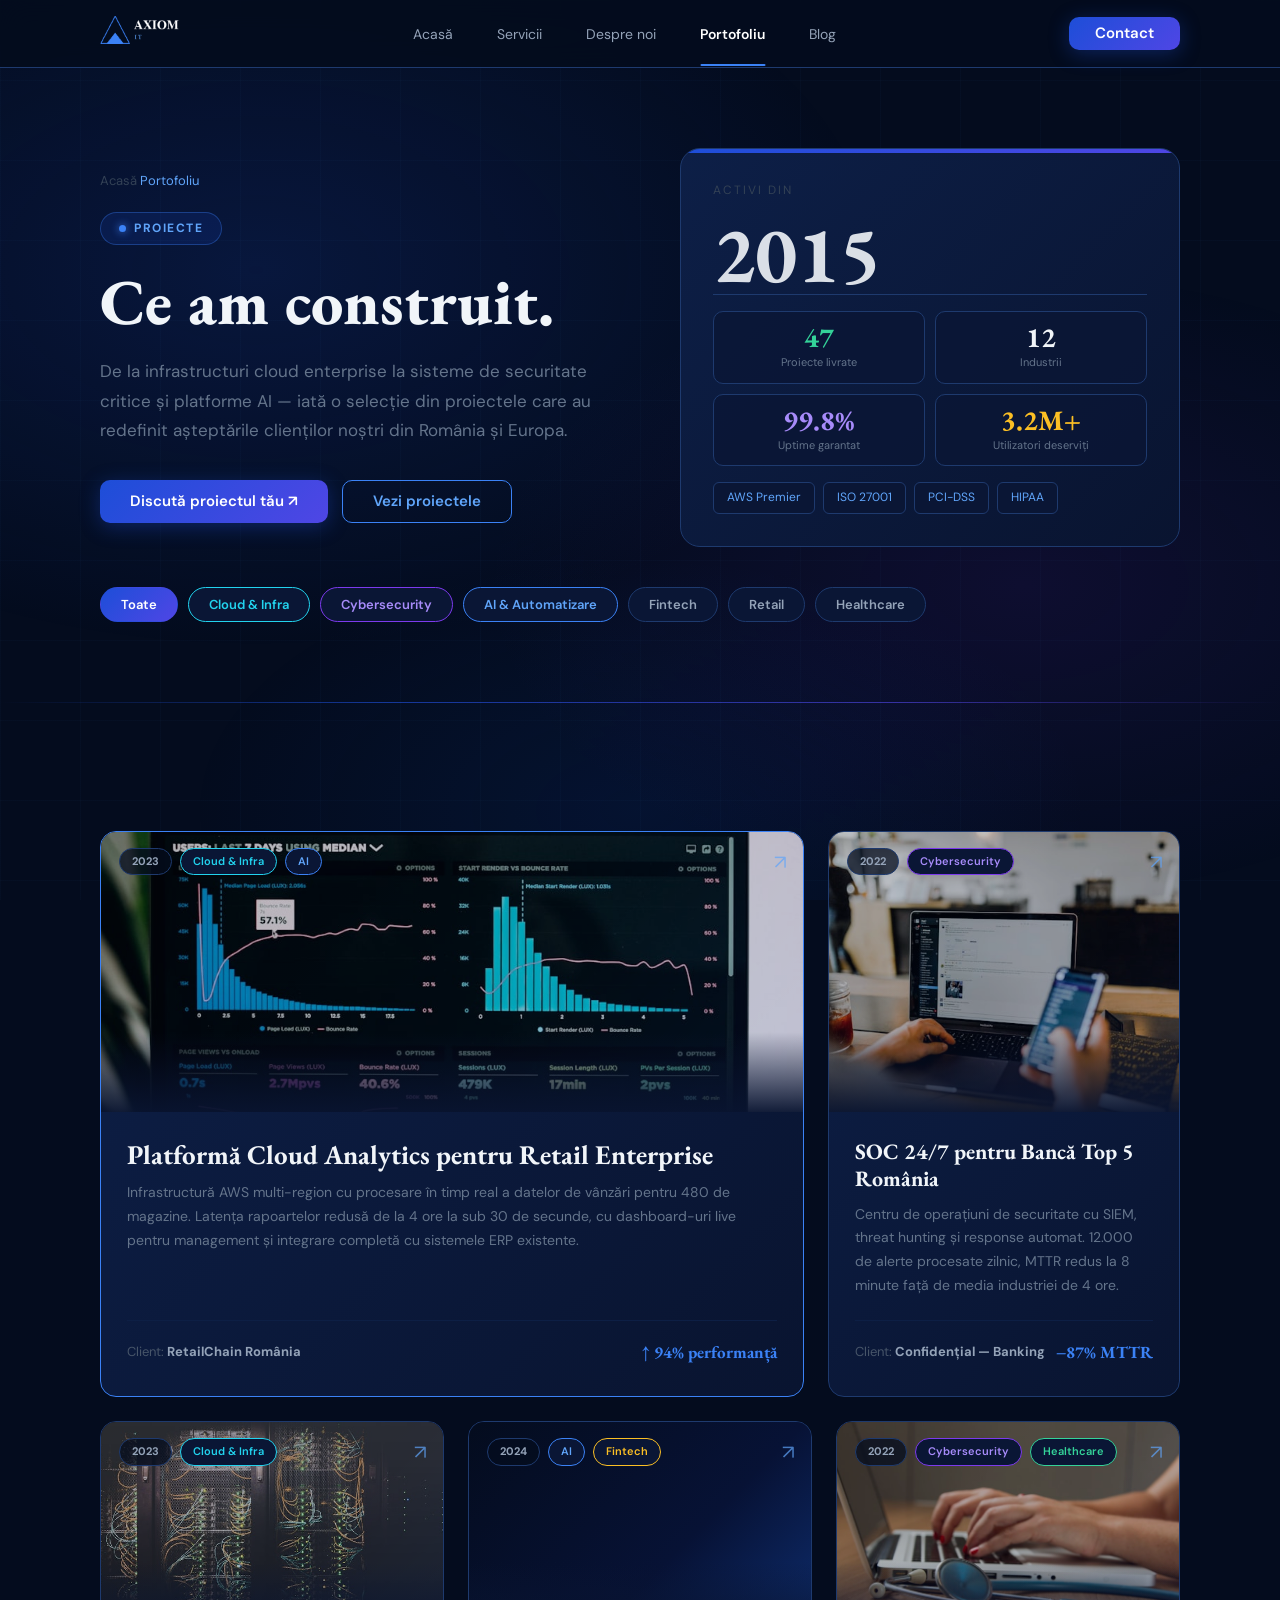
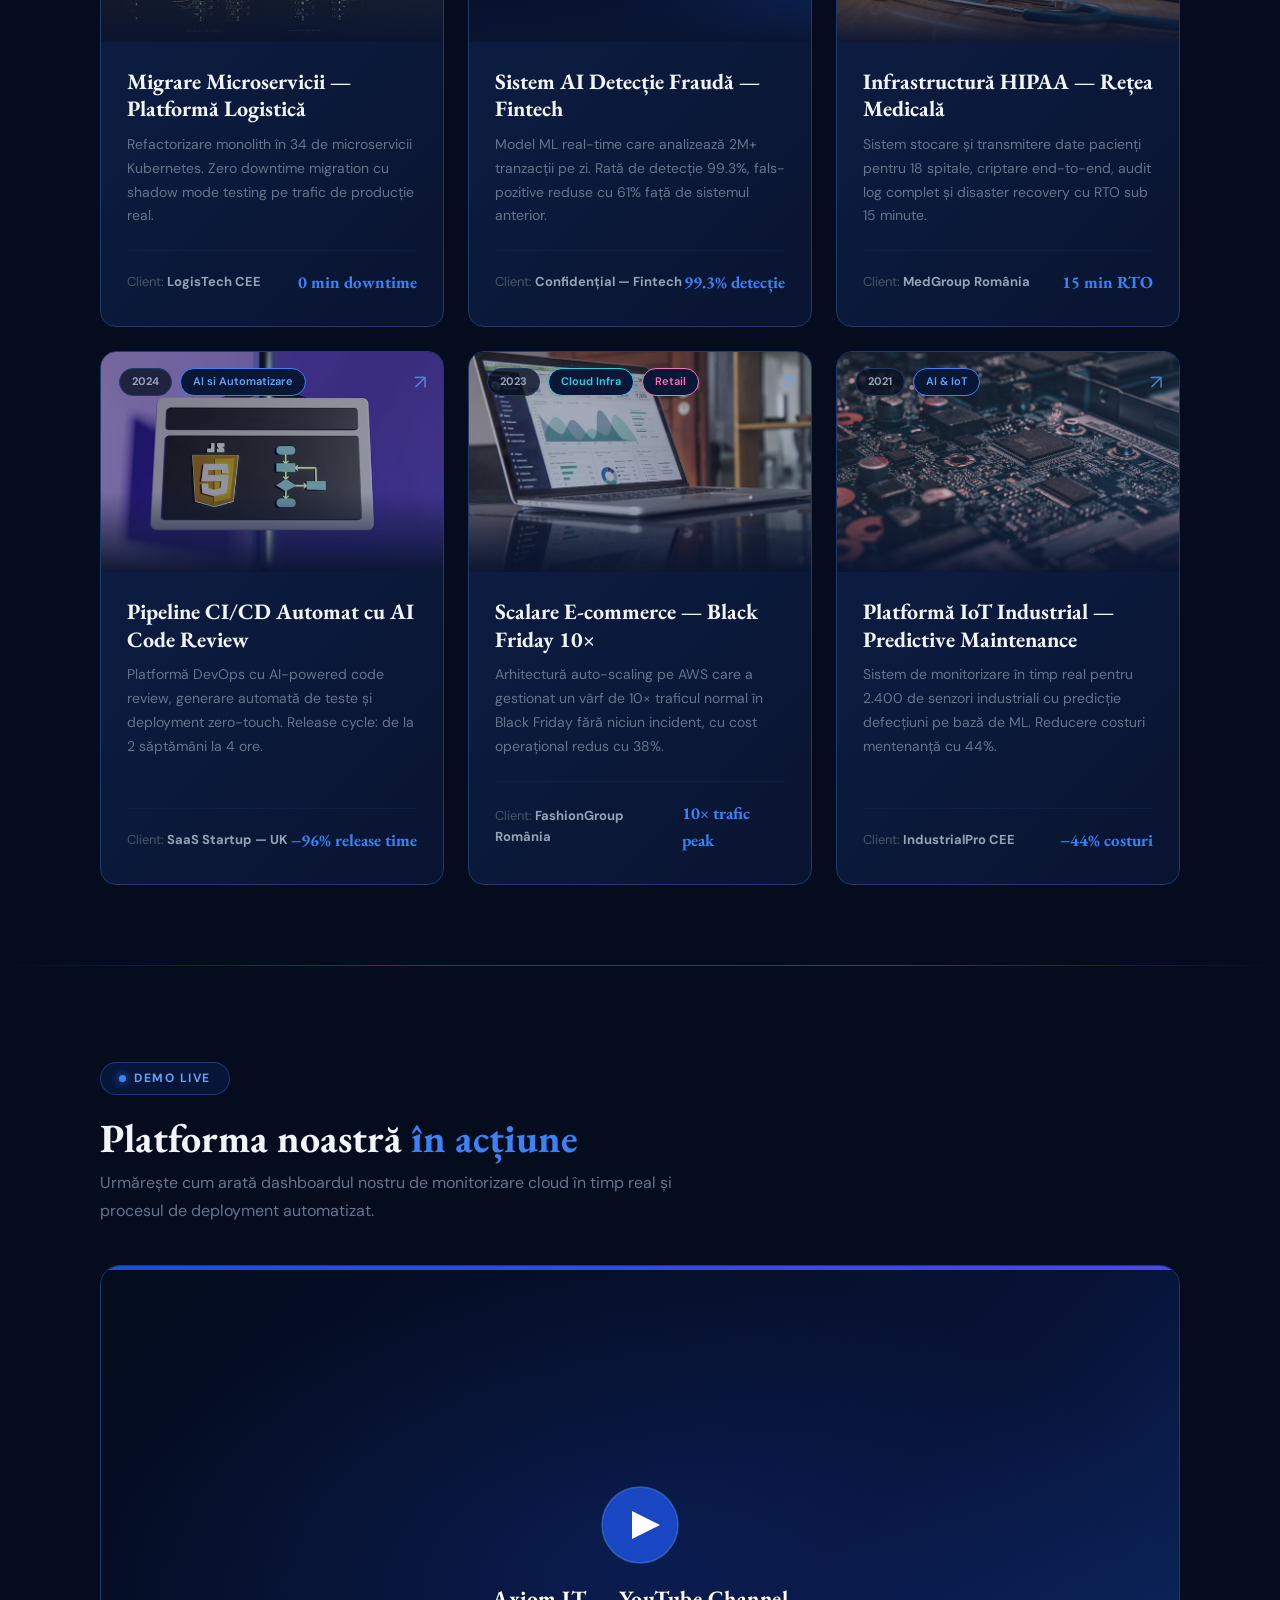
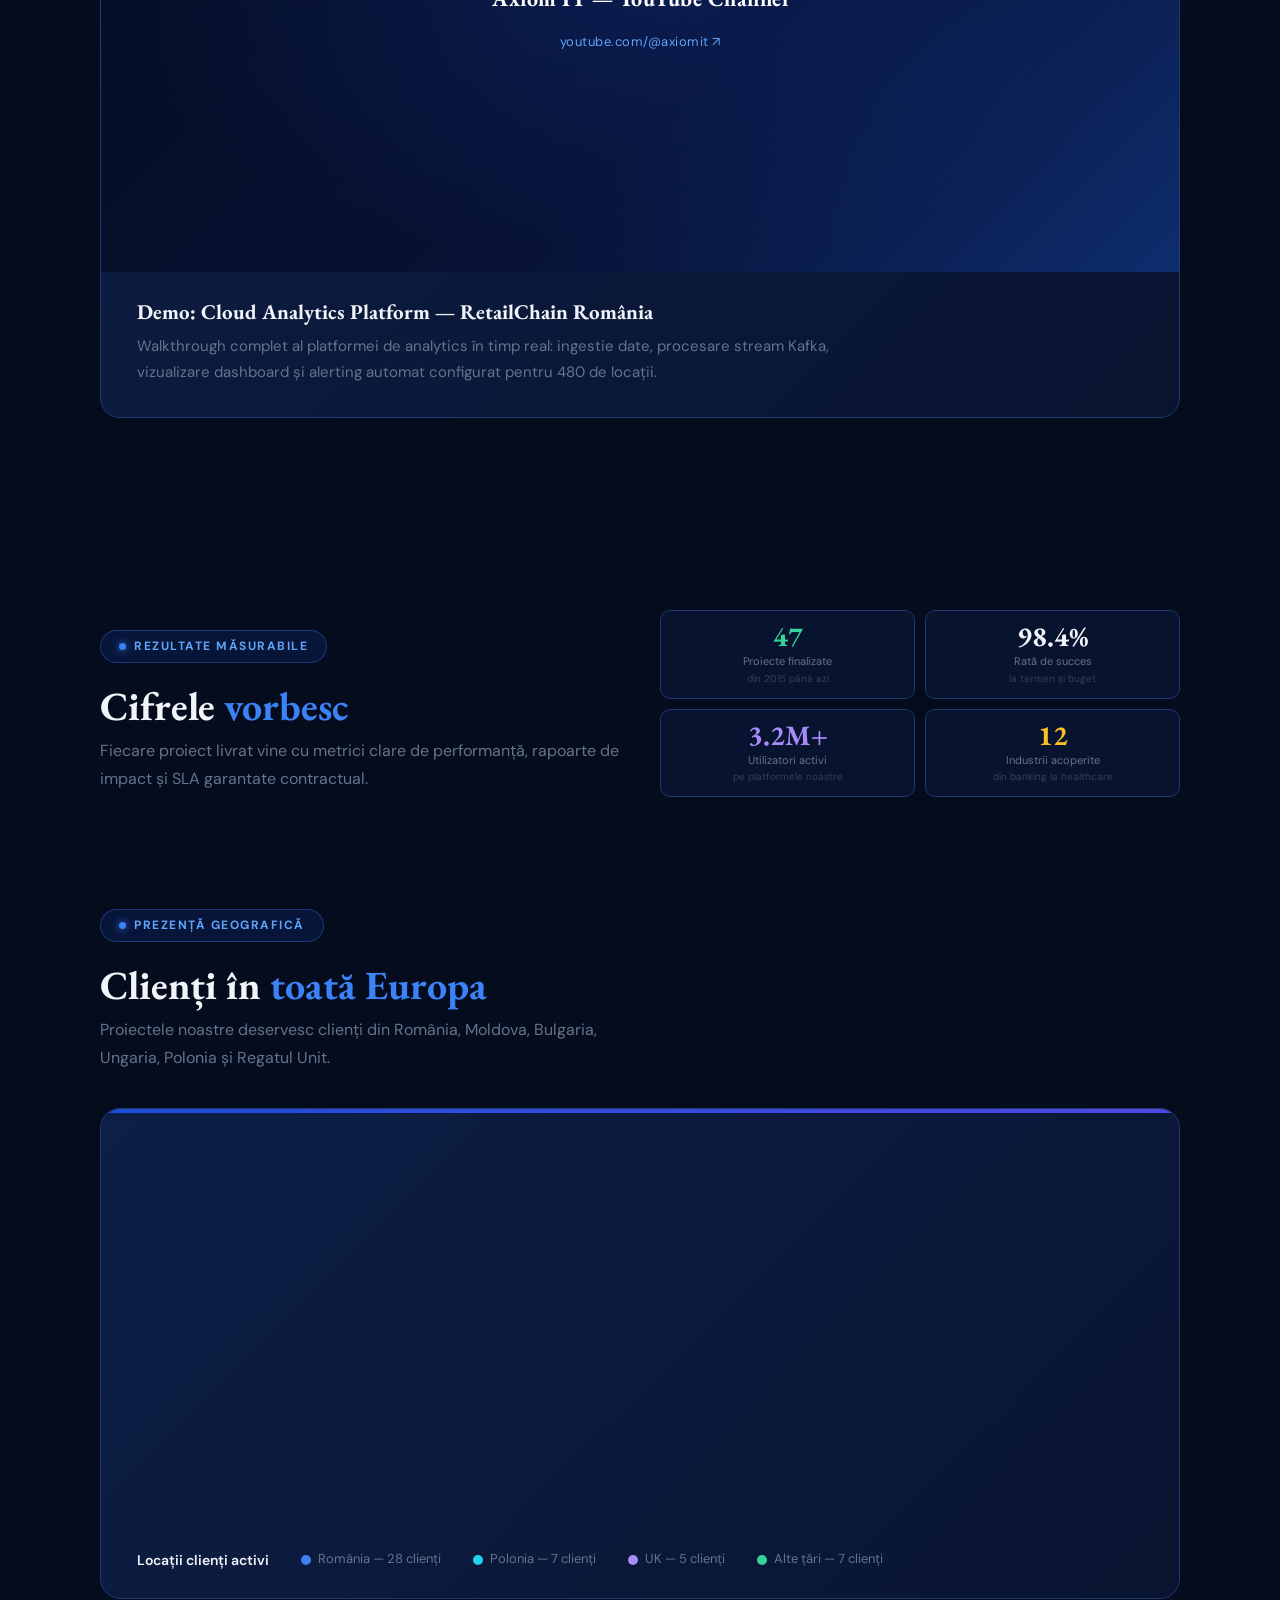
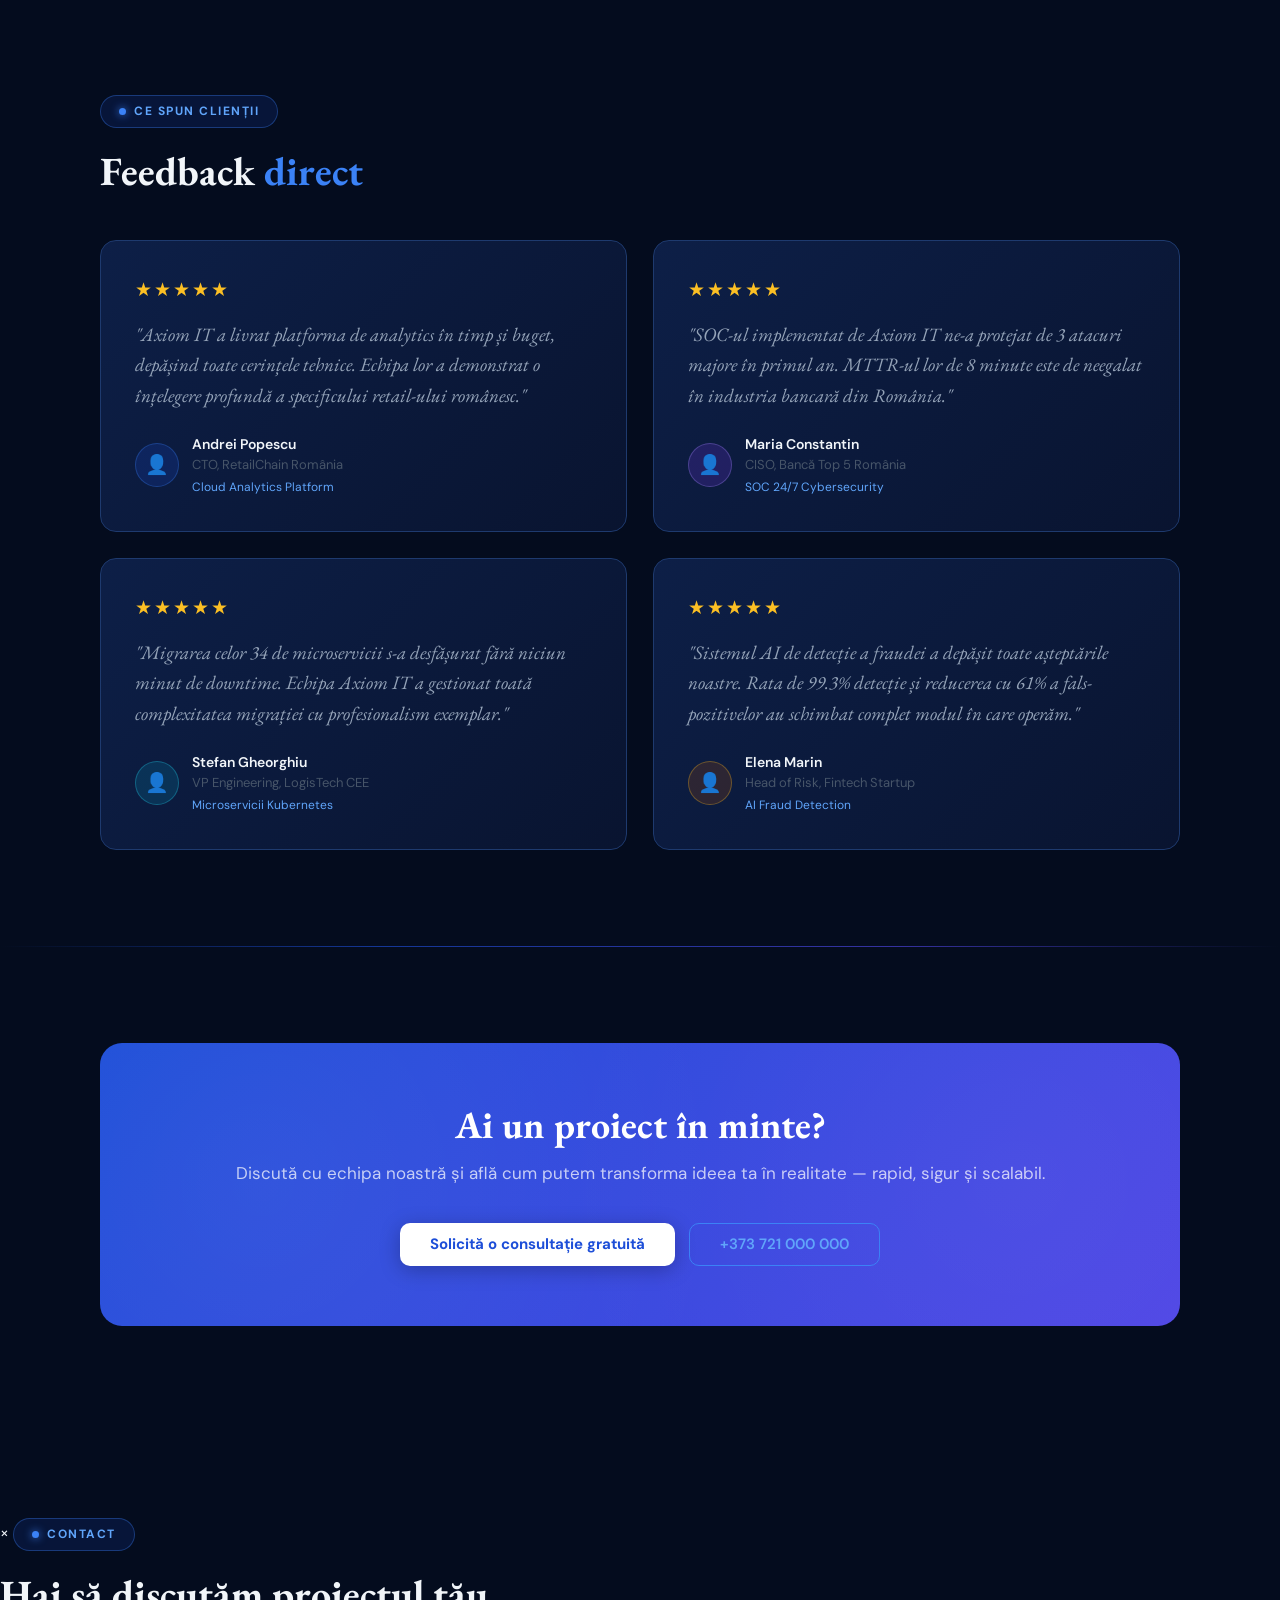
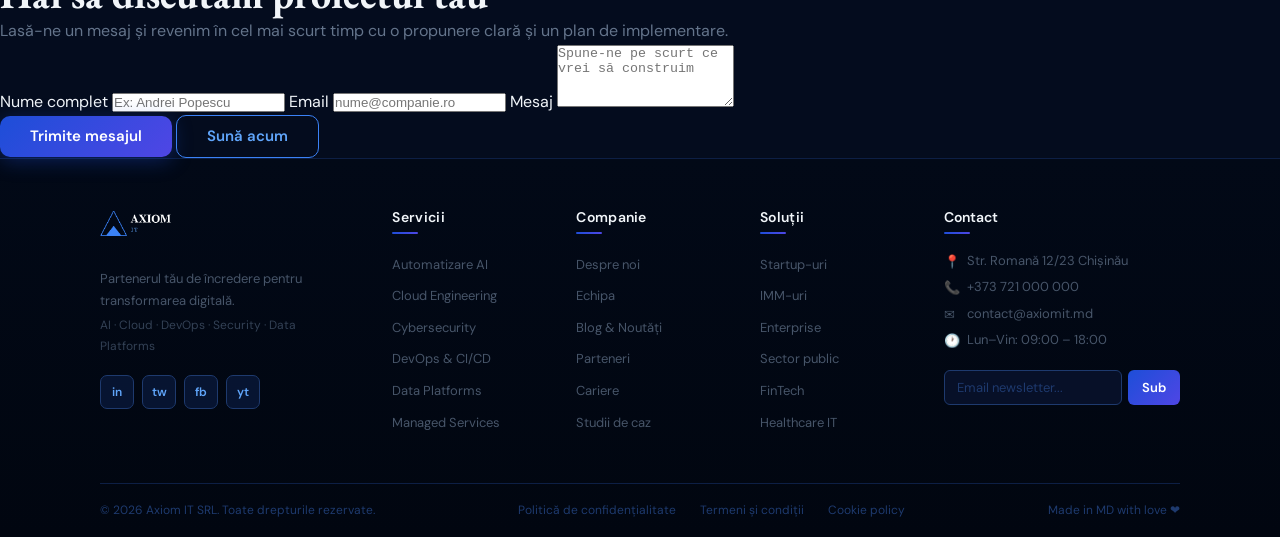
<file: SITE PARTEA 1/portofolio.html>
<!DOCTYPE html>
<html lang="ro">
<head>
<meta charset="UTF-8">
<meta name="viewport" content="width=device-width,initial-scale=1">
<title>Portofoliu — Axiom IT</title>
<meta name="description" content="Proiectele cu care ne mândrim — infrastructuri cloud, securitate cibernetică, AI și automatizare pentru companii din România și Europa.">
<link rel="preconnect" href="https://fonts.googleapis.com">
<link rel="preconnect" href="https://fonts.gstatic.com" crossorigin>
<link href="https://fonts.googleapis.com/css2?family=DM+Sans:wght@300;400;500;600;700&family=EB+Garamond:ital,wght@0,400;0,600;0,700;1,400&display=swap" rel="stylesheet">
<link rel="stylesheet" href="/SITE PARTEA 1/css/axiom-it.css">
</head>
<body>

<nav class="bara-navigare">
  <div class="container">
    <a href="/SITE PARTEA 1/index.html" class="logo-nav" aria-label="Axiom IT Acasă">
      <img src="/img/logo-axiom.png" alt="Axiom IT"/>
    </a>
    <ul class="linkuri-nav">
      <li><a href="/SITE PARTEA 1/index.html">Acasă</a></li>
      <li><a href="/SITE PARTEA 1/services.html">Servicii</a></li>
      <li><a href="/SITE PARTEA 1/about.html">Despre noi</a></li>
      <li><a href="/SITE PARTEA 1/portofolio.html" class="activ">Portofoliu</a></li>
      <li><a href="/SITE PARTEA 1/blog.html">Blog</a></li>
    </ul>
    <a href="#contact-overlay" class="buton buton-principal buton-contact-nav">Contact</a>
  </div>
</nav>

<main>

  <section class="sectiunea-portofoliu-hero">
    <div class="container">
      <div class="grila-hero-portofoliu">
        <div class="hero-stanga">
          <div class="pesmet">
            <a href="/">Acasă</a>
            <span>Portofoliu</span>
          </div>
          <span class="eticheta-sectiune eticheta-albastra">Proiecte</span>
          <h1>Ce am <span class="accent">construit.</span></h1>
          <p class="descriere-hero">De la infrastructuri cloud enterprise la sisteme de securitate critice și platforme AI — iată o selecție din proiectele care au redefinit așteptările clienților noștri din România și Europa.</p>
          <div class="butoane-hero">
            <a href="#contact-overlay" class="buton buton-principal">Discută proiectul tău ↗</a>
            <a href="#proiecte" class="buton buton-contur">Vezi proiectele</a>
          </div>
        </div>
        <div class="hero-dreapta">
          <div class="card-statistica-mare">
            <div class="eticheta-an">Activi din</div>
            <div class="an-fondare">2015</div>
            <div class="separator-card-stat"></div>
            <div class="grila-statistici-mici">
              <div class="pastila-stat">
                <div class="valoare-stat verde">47</div>
                <div class="eticheta-stat">Proiecte livrate</div>
              </div>
              <div class="pastila-stat">
                <div class="valoare-stat">12</div>
                <div class="eticheta-stat">Industrii</div>
              </div>
              <div class="pastila-stat">
                <div class="valoare-stat mov">99.8%</div>
                <div class="eticheta-stat">Uptime garantat</div>
              </div>
              <div class="pastila-stat">
                <div class="valoare-stat galben">3.2M+</div>
                <div class="eticheta-stat">Utilizatori deserviți</div>
              </div>
            </div>
            <div class="rand-certificari">
              <span class="pastila-certificat">AWS Premier</span>
              <span class="pastila-certificat">ISO 27001</span>
              <span class="pastila-certificat">PCI-DSS</span>
              <span class="pastila-certificat">HIPAA</span>
            </div>
          </div>
        </div>
      </div>
      <div class="bara-filtre-proiecte">
        <button class="pastila-filtru activ">Toate</button>
        <button class="pastila-filtru cat-cloud">Cloud & Infra</button>
        <button class="pastila-filtru cat-sec">Cybersecurity</button>
        <button class="pastila-filtru cat-ai">AI & Automatizare</button>
        <button class="pastila-filtru">Fintech</button>
        <button class="pastila-filtru">Retail</button>
        <button class="pastila-filtru">Healthcare</button>
      </div>
    </div>
  </section>

  <div class="separator"></div>

  <section id="proiecte" class="sectiunea-proiecte">
    <div class="container">

      <div class="grila-proiecte-top">

        <article class="card-proiect featured">
          <div class="vizual-proiect h-280">
            <map name="harta-analytics">
              <area shape="rect" coords="0,0,300,280" href="#" alt="Grafic vânzări">
              <area shape="rect" coords="300,0,600,280" href="#" alt="Dashboard principal">
              <area shape="rect" coords="600,0,900,280" href="#" alt="Metrici live">
            </map>
            <img src="/img/8.jpg" alt="Platformă Cloud Analytics pentru Retail Enterprise" loading="lazy">
            <div class="gradient-vizual"></div>
            <div class="insigna-proiect">
              <span class="badge-an">2023</span>
              <span class="pastila-filtru pastila-mica cat-cloud">Cloud & Infra</span>
              <span class="pastila-filtru pastila-mica cat-ai">AI</span>
            </div>
            <span class="sageata-proiect">↗</span>
          </div>
          <div class="info-proiect">
            <h2 class="titlu-proiect">Platformă Cloud Analytics pentru Retail Enterprise</h2>
            <p class="descriere-proiect">Infrastructură AWS multi-region cu procesare în timp real a datelor de vânzări pentru 480 de magazine. Latența rapoartelor redusă de la 4 ore la sub 30 de secunde, cu dashboard-uri live pentru management și integrare completă cu sistemele ERP existente.</p>
            <div class="subsol-proiect">
              <span class="client-proiect">Client: <strong>RetailChain România</strong></span>
              <span class="metric-proiect">↑ 94% performanță</span>
            </div>
          </div>
        </article>

        <article class="card-proiect">
          <div class="vizual-proiect h-280">
              <img src="/img/7.jpg" alt="SOC Monitor — hartă de amenințări cibernetice" loading="lazy">
            </object>
            <div class="gradient-vizual"></div>
            <div class="insigna-proiect">
              <span class="badge-an">2022</span>
              <span class="pastila-filtru pastila-mica cat-sec">Cybersecurity</span>
            </div>
            <span class="sageata-proiect">↗</span>
          </div>
          <div class="info-proiect">
            <h2 class="titlu-proiect">SOC 24/7 pentru Bancă Top 5 România</h2>
            <p class="descriere-proiect">Centru de operațiuni de securitate cu SIEM, threat hunting și response automat. 12.000 de alerte procesate zilnic, MTTR redus la 8 minute față de media industriei de 4 ore.</p>
            <div class="subsol-proiect">
              <span class="client-proiect">Client: <strong>Confidențial — Banking</strong></span>
              <span class="metric-proiect">−87% MTTR</span>
            </div>
          </div>
        </article>

      </div>

      <div class="grila-proiecte grila-proiecte-mt">

        <article class="card-proiect">
          <div class="vizual-proiect h-220">
            <img src="/img/6.jpg" alt="Arhitectură microservicii Kubernetes" loading="lazy">
            <div class="gradient-vizual"></div>
            <div class="insigna-proiect">
              <span class="badge-an">2023</span>
              <span class="pastila-filtru pastila-mica cat-cloud">Cloud & Infra</span>
            </div>
            <span class="sageata-proiect">↗</span>
          </div>
          <div class="info-proiect">
            <h2 class="titlu-proiect">Migrare Microservicii — Platformă Logistică</h2>
            <p class="descriere-proiect">Refactorizare monolith în 34 de microservicii Kubernetes. Zero downtime migration cu shadow mode testing pe trafic de producție real.</p>
            <div class="subsol-proiect">
              <span class="client-proiect">Client: <strong>LogisTech CEE</strong></span>
              <span class="metric-proiect">0 min downtime</span>
            </div>
          </div>
        </article>

        <article class="card-proiect">
          <div class="vizual-proiect h-220">
            <video autoplay muted loop playsinline aria-label="Sistem AI detecție fraudă — animație flux de tranzacții">
              <source src="/vid/1.mp4" type="video/mp4">
              <img src="/img/5.jpg" alt="AI detecție fraudă — vizualizare flux tranzacții" loading="lazy">
            </video>
            <div class="gradient-vizual"></div>
            <div class="insigna-proiect">
              <span class="badge-an">2024</span>
              <span class="pastila-filtru pastila-mica cat-ai">AI</span>
              <span class="pastila-filtru pastila-mica pastila-fintech">Fintech</span>
            </div>
            <span class="sageata-proiect">↗</span>
          </div>
          <div class="info-proiect">
            <h2 class="titlu-proiect">Sistem AI Detecție Fraudă — Fintech</h2>
            <p class="descriere-proiect">Model ML real-time care analizează 2M+ tranzacții pe zi. Rată de detecție 99.3%, fals-pozitive reduse cu 61% față de sistemul anterior.</p>
            <div class="subsol-proiect">
              <span class="client-proiect">Client: <strong>Confidențial — Fintech</strong></span>
              <span class="metric-proiect">99.3% detecție</span>
            </div>
          </div>
        </article>

        <article class="card-proiect">
          <div class="vizual-proiect h-220">
            <img src="/img/4.jpg" alt="Infrastructură HIPAA pentru rețea medicală" loading="lazy">
            <div class="gradient-vizual"></div>
            <div class="insigna-proiect">
              <span class="badge-an">2022</span>
              <span class="pastila-filtru pastila-mica cat-sec">Cybersecurity</span>
              <span class="pastila-filtru pastila-mica pastila-healthcare">Healthcare</span>
            </div>
            <span class="sageata-proiect">↗</span>
          </div>
          <div class="info-proiect">
            <h2 class="titlu-proiect">Infrastructură HIPAA — Rețea Medicală</h2>
            <p class="descriere-proiect">Sistem stocare și transmitere date pacienți pentru 18 spitale, criptare end-to-end, audit log complet și disaster recovery cu RTO sub 15 minute.</p>
            <div class="subsol-proiect">
              <span class="client-proiect">Client: <strong>MedGroup România</strong></span>
              <span class="metric-proiect">15 min RTO</span>
            </div>
          </div>
        </article>

        <article class="card-proiect">
          <div class="vizual-proiect h-220">
            <img src="/img/3.jpg" alt="Pipeline CI/CD automatizat cu AI code review" loading="lazy">
            <div class="gradient-vizual"></div>
            <div class="insigna-proiect">
              <span class="badge-an">2024</span>
              <span class="pastila-filtru pastila-mica cat-ai">AI si Automatizare</span>
            </div>
            <span class="sageata-proiect">↗</span>
          </div>
          <div class="info-proiect">
            <h2 class="titlu-proiect">Pipeline CI/CD Automat cu AI Code Review</h2>
            <p class="descriere-proiect">Platformă DevOps cu AI-powered code review, generare automată de teste și deployment zero-touch. Release cycle: de la 2 săptămâni la 4 ore.</p>
            <div class="subsol-proiect">
              <span class="client-proiect">Client: <strong>SaaS Startup — UK</strong></span>
              <span class="metric-proiect">−96% release time</span>
            </div>
          </div>
        </article>

        <article class="card-proiect">
          <div class="vizual-proiect h-220">
            <img src="/img/2.jpg" alt="Platformă e-commerce — arhitectură scalabilă" loading="lazy">
            <div class="gradient-vizual"></div>
            <div class="insigna-proiect">
              <span class="badge-an">2023</span>
              <span class="pastila-filtru pastila-mica cat-cloud">Cloud Infra</span>
              <span class="pastila-filtru pastila-mica pastila-retail">Retail</span>
            </div>
            <span class="sageata-proiect">↗</span>
          </div>
          <div class="info-proiect">
            <h2 class="titlu-proiect">Scalare E-commerce — Black Friday 10×</h2>
            <p class="descriere-proiect">Arhitectură auto-scaling pe AWS care a gestionat un vârf de 10× traficul normal în Black Friday fără niciun incident, cu cost operațional redus cu 38%.</p>
            <div class="subsol-proiect">
              <span class="client-proiect">Client: <strong>FashionGroup România</strong></span>
              <span class="metric-proiect">10× trafic peak</span>
            </div>
          </div>
        </article>

        <article class="card-proiect">
          <div class="vizual-proiect h-220">
            <img src="/img/1.jpg" alt="Platformă IoT industrie — monitorizare echipamente" loading="lazy">
            <div class="gradient-vizual"></div>
            <div class="insigna-proiect">
              <span class="badge-an">2021</span>
              <span class="pastila-filtru pastila-mica cat-ai">AI & IoT</span>
            </div>
            <span class="sageata-proiect">↗</span>
          </div>
          <div class="info-proiect">
            <h2 class="titlu-proiect">Platformă IoT Industrial — Predictive Maintenance</h2>
            <p class="descriere-proiect">Sistem de monitorizare în timp real pentru 2.400 de senzori industriali cu predicție defecțiuni pe bază de ML. Reducere costuri mentenanță cu 44%.</p>
            <div class="subsol-proiect">
              <span class="client-proiect">Client: <strong>IndustrialPro CEE</strong></span>
              <span class="metric-proiect">−44% costuri</span>
            </div>
          </div>
        </article>

      </div>

    </div>
  </section>

  <div class="separator separator-mt"></div>

  <section class="sectiunea-video-demo">
    <div class="container">
      <span class="eticheta-sectiune eticheta-albastra">Demo live</span>
      <h2>Platforma noastră <span class="c-albastru">în acțiune</span></h2>
      <p class="subtitlu-sectiune-video">Urmărește cum arată dashboardul nostru de monitorizare cloud în timp real și procesul de deployment automatizat.</p>
      <div class="card-video card-video-mt">
        <a href="https://www.youtube.com/@axiomit" target="_blank" rel="noopener" class="link-video-thumb" aria-label="Vezi canalul Axiom IT pe YouTube">
          <div class="video-thumb-inner">
            <svg class="icon-play" viewBox="0 0 80 80" fill="none" aria-hidden="true">
              <circle cx="40" cy="40" r="38" fill="rgba(29,78,216,.85)" stroke="rgba(96,165,250,.4)" stroke-width="1.5"/>
              <polygon points="32,26 60,40 32,54" fill="#fff"/>
            </svg>
            <span class="video-thumb-label">Axiom IT — YouTube Channel</span>
            <span class="video-thumb-url">youtube.com/@axiomit ↗</span>
          </div>
        </a>
        <div class="caption-video">
          <h3>Demo: Cloud Analytics Platform — RetailChain România</h3>
          <p>Walkthrough complet al platformei de analytics în timp real: ingestie date, procesare stream Kafka, vizualizare dashboard și alerting automat configurat pentru 480 de locații.</p>
        </div>
      </div>
    </div>
  </section>

  <section class="sectiunea-stats-portofoliu">
    <div class="container">
      <div class="grila-stats-inner">
        <div>
          <span class="eticheta-sectiune eticheta-albastra">Rezultate măsurabile</span>
          <h2>Cifrele <span class="c-albastru">vorbesc</span></h2>
          <p class="descriere-stats">Fiecare proiect livrat vine cu metrici clare de performanță, rapoarte de impact și SLA garantate contractual.</p>
        </div>
        <div class="grila-statistici-mici">
          <div class="pastila-stat">
            <div class="valoare-stat verde">47</div>
            <div class="eticheta-stat">Proiecte finalizate</div>
            <div class="subeticheta-stat">din 2015 până azi</div>
          </div>
          <div class="pastila-stat">
            <div class="valoare-stat">98.4%</div>
            <div class="eticheta-stat">Rată de succes</div>
            <div class="subeticheta-stat">la termen și buget</div>
          </div>
          <div class="pastila-stat">
            <div class="valoare-stat mov">3.2M+</div>
            <div class="eticheta-stat">Utilizatori activi</div>
            <div class="subeticheta-stat">pe platformele noastre</div>
          </div>
          <div class="pastila-stat">
            <div class="valoare-stat galben">12</div>
            <div class="eticheta-stat">Industrii acoperite</div>
            <div class="subeticheta-stat">din banking la healthcare</div>
          </div>
        </div>
      </div>
    </div>
  </section>

  <section class="sectiunea-harta">
    <div class="container">
      <span class="eticheta-sectiune eticheta-albastra">Prezență geografică</span>
      <h2 class="titlu-harta">Clienți în <span class="c-albastru">toată Europa</span></h2>
      <p class="descriere-harta">Proiectele noastre deservesc clienți din România, Moldova, Bulgaria, Ungaria, Polonia și Regatul Unit.</p>
      <div class="card-harta">
        <iframe
          class="iframe-harta"
          src="https://www.openstreetmap.org/export/embed.html?bbox=15.0,42.0,34.0,52.0&layer=mapnik&marker=47.0105,28.8638"
          title="Harta cu locațiile clienților Axiom IT în Europa"
          allowfullscreen
          loading="lazy">
        </iframe>
        <div class="legenda-harta">
          <h4>Locații clienți activi</h4>
          <span class="punct-legenda"><span class="cerc-legenda cerc-albastru"></span>România — 28 clienți</span>
          <span class="punct-legenda"><span class="cerc-legenda cerc-cyan"></span>Polonia — 7 clienți</span>
          <span class="punct-legenda"><span class="cerc-legenda cerc-violet"></span>UK — 5 clienți</span>
          <span class="punct-legenda"><span class="cerc-legenda cerc-verde"></span>Alte țări — 7 clienți</span>
        </div>
      </div>
    </div>
  </section>

  <section class="sectiunea-testimoniale sectiunea-testimoniale-pt0">
    <div class="container">
      <span class="eticheta-sectiune eticheta-albastra">Ce spun clienții</span>
      <h2>Feedback <span class="c-albastru">direct</span></h2>
      <div class="grila-testimoniale">
        <div class="card-testimonial">
          <span class="stele">★★★★★</span>
          <p class="citat-testimonial">"Axiom IT a livrat platforma de analytics în timp și buget, depășind toate cerințele tehnice. Echipa lor a demonstrat o înțelegere profundă a specificului retail-ului românesc."</p>
          <div class="autor-testimonial">
            <div class="avatar-autor bg-albastru">👤</div>
            <div class="info-autor">
              <div class="nume-autor">Andrei Popescu</div>
              <div class="rol-autor">CTO, RetailChain România</div>
              <div class="plan-autor">Cloud Analytics Platform</div>
            </div>
          </div>
        </div>
        <div class="card-testimonial">
          <span class="stele">★★★★★</span>
          <p class="citat-testimonial">"SOC-ul implementat de Axiom IT ne-a protejat de 3 atacuri majore în primul an. MTTR-ul lor de 8 minute este de neegalat în industria bancară din România."</p>
          <div class="autor-testimonial">
            <div class="avatar-autor bg-mov">👤</div>
            <div class="info-autor">
              <div class="nume-autor">Maria Constantin</div>
              <div class="rol-autor">CISO, Bancă Top 5 România</div>
              <div class="plan-autor">SOC 24/7 Cybersecurity</div>
            </div>
          </div>
        </div>
        <div class="card-testimonial">
          <span class="stele">★★★★★</span>
          <p class="citat-testimonial">"Migrarea celor 34 de microservicii s-a desfășurat fără niciun minut de downtime. Echipa Axiom IT a gestionat toată complexitatea migrației cu profesionalism exemplar."</p>
          <div class="autor-testimonial">
            <div class="avatar-autor bg-cyan">👤</div>
            <div class="info-autor">
              <div class="nume-autor">Stefan Gheorghiu</div>
              <div class="rol-autor">VP Engineering, LogisTech CEE</div>
              <div class="plan-autor">Microservicii Kubernetes</div>
            </div>
          </div>
        </div>
        <div class="card-testimonial">
          <span class="stele">★★★★★</span>
          <p class="citat-testimonial">"Sistemul AI de detecție a fraudei a depășit toate așteptările noastre. Rata de 99.3% detecție și reducerea cu 61% a fals-pozitivelor au schimbat complet modul în care operăm."</p>
          <div class="autor-testimonial">
            <div class="avatar-autor bg-chihlimbar">👤</div>
            <div class="info-autor">
              <div class="nume-autor">Elena Marin</div>
              <div class="rol-autor">Head of Risk, Fintech Startup</div>
              <div class="plan-autor">AI Fraud Detection</div>
            </div>
          </div>
        </div>
      </div>
    </div>
  </section>

  <div class="separator"></div>

  <section class="sectiunea-cta-contact sectiunea-cta-contact-pt">
    <div class="container">
      <div class="banner-cta">
        <h2>Ai un proiect în minte?</h2>
        <p>Discută cu echipa noastră și află cum putem transforma ideea ta în realitate — rapid, sigur și scalabil.</p>
        <div class="butoane-banner-cta">
          <a href="#contact-overlay" class="buton buton-alb">Solicită o consultație gratuită</a>
          <a href="tel:+37372100000" class="buton buton-contur">+373 721 000 000</a>
        </div>
      </div>
    </div>    
  </section>

  <section id="contact-overlay" class="overlay-contact" aria-label="Contact rapid">
    <a href="#" class="overlay-contact-fundal" aria-label="Închide overlay"></a>
    <div class="overlay-contact-card" role="dialog" aria-modal="true" aria-labelledby="titlu-overlay-contact">
      <a href="#" class="overlay-contact-inchide" aria-label="Închide">×</a>
      <span class="eticheta-sectiune eticheta-albastra">Contact</span>
      <h2 id="titlu-overlay-contact">Hai să discutăm proiectul tău</h2>
      <p class="overlay-contact-subtitlu">Lasă-ne un mesaj și revenim în cel mai scurt timp cu o propunere clară și un plan de implementare.</p>
      <form class="overlay-contact-form" action="#" method="post">
        <label for="nume-contact">Nume complet</label>
        <input id="nume-contact" name="nume" type="text" placeholder="Ex: Andrei Popescu" required>

        <label for="email-contact">Email</label>
        <input id="email-contact" name="email" type="email" placeholder="nume@companie.ro" required>

        <label for="mesaj-contact">Mesaj</label>
        <textarea id="mesaj-contact" name="mesaj" rows="4" placeholder="Spune-ne pe scurt ce vrei să construim"></textarea>

        <div class="overlay-contact-actiuni">
          <button type="submit" class="buton buton-principal">Trimite mesajul</button>
          <a href="tel:+37372100000" class="buton buton-contur">Sună acum</a>
        </div>
      </form>
    </div>
  </section>

</main>

<footer class="subsol" id="contact">
  <div class="container">
    <div class="subsol-principal">
      <div class="subsol-brand">
        <a href="index.html" class="logo-subsol"><img src="/img/logo-axiom.png" alt="Axiom IT"/></a>
        <p class="descriere-brand">Partenerul tău de încredere pentru transformarea digitală.</p>
        <p class="tagline-brand">AI · Cloud · DevOps · Security · Data Platforms</p>
        <div class="retele-sociale">
          <button class="buton-social">in</button>
          <button class="buton-social">tw</button>
          <button class="buton-social">fb</button>
          <button class="buton-social">yt</button>
        </div>
      </div>
      <div class="coloana-subsol">
        <h4>Servicii</h4>
        <ul>
          <li><a href="#ai">Automatizare AI</a></li>
          <li><a href="#cloud">Cloud Engineering</a></li>
          <li><a href="#sec">Cybersecurity</a></li>
          <li><a href="#devops">DevOps & CI/CD</a></li>
          <li><a href="#data">Data Platforms</a></li>
          <li><a href="#managed">Managed Services</a></li>
        </ul>
      </div>
      <div class="coloana-subsol">
        <h4>Companie</h4>
        <ul>
          <li><a href="about.html">Despre noi</a></li>
          <li><a href="about.html">Echipa</a></li>
          <li><a href="blog.html">Blog & Noutăți</a></li>
          <li><a href="/alte fisiere/AxiomIT_Parteneri.docx" download>Parteneri</a></li>
          <li><a href="/alte fisiere/AxiomIT_Cariere.docx" download>Cariere</a></li>
          <li><a href="/alte fisiere/AxiomIT_Studii_de_Caz.xlsx" download>Studii de caz</a></li>
        </ul>
      </div>
      <div class="coloana-subsol">
        <h4>Soluții</h4>
        <ul>
          <li><a href="/alte fisiere/AXIOM IT - Soluții Tehnologice Complete.pptx" download>Startup-uri</a></li>
          <li><a href="/alte fisiere/AXIOM IT - Soluții Tehnologice Complete.pptx" download>IMM-uri</a></li>
          <li><a href="/alte fisiere/AXIOM IT - Soluții Tehnologice Complete.pptx" download>Enterprise</a></li>
          <li><a href="/alte fisiere/AXIOM IT - Soluții Tehnologice Complete.pptx" download>Sector public</a></li>
          <li><a href="/alte fisiere/AXIOM IT - Soluții Tehnologice Complete.pptx" download>FinTech</a></li>
          <li><a href="/alte fisiere/AXIOM IT - Soluții Tehnologice Complete.pptx" download>Healthcare IT</a></li>
        </ul>
      </div>
      <div class="coloana-contact">
        <h4>Contact</h4>
          <div class="linie-contact"><span class="icon-contact">📍</span>Str. Romană 12/23 Chișinău</div>
          <div class="linie-contact"><span class="icon-contact">📞</span>+373 721 000 000</div>
          <div class="linie-contact"><span class="icon-contact">✉</span>contact@axiomit.md</div>
          <div class="linie-contact"><span class="icon-contact">🕐</span>Lun–Vin: 09:00 – 18:00</div>
        <div class="newsletter-subsol">
          <input type="email" placeholder="Email newsletter..."/>
          <button>Sub</button>
        </div>
      </div>
    </div>
    <div class="bara-subsol-jos">
      <p>© 2026 Axiom IT SRL. Toate drepturile rezervate.</p>
      <div class="linkuri-subsol-jos">
        <a href="/alte fisiere/politica-confidentialitate.pdf" download>Politică de confidențialitate</a>
        <a href="/alte fisiere/termeni-conditii.pdf" download>Termeni și condiții</a>
        <a href="/alte fisiere/cookie-policy.pdf" download>Cookie policy</a>
      </div>
      <p class="text-dreapta-subsol">Made in MD with love ❤</p>
    </div>
  </div>
</footer>
</body>
</html>
</file>
<file: css/axiom-it.css>
:root {
  --fundal:            
#040c1e;
  --fundal-card:        
#0d1f47;
  --fundal-card-2:     
#091430;
  --fundal-inchis:      
#020917;
  --bordura:            
#1e3a6e;
  --bordura-subtila:    
#0d1f45;
  --albastru:           
#1d4ed8;
  --albastru-md:        
#2563eb;
  --albastru-deschis:   
#3b82f6;
  --albastru-pal:      
#60a5fa;
  --mov:                
#4f46e5;
  --mov-md:             
#7c3aed;
  --violet:             
#a78bfa;
  --cyan:               
#0891b2;
  --cyan-deschis:       
#22d3ee;
  --verde:              
#059669;
  --verde-deschis:      
#34d399;
  --chihlimbar:         
#b45309;
  --chihlimbar-deschis: 
#fbbf24;
  --roz:                
#be185d;
  --roz-deschis:        
#f472b6;
  --gri-deschis:        
#94a3b8;
  --gri:                
#64748b;
  --gri-inchis:         
#475569;
  --gri-mai-inchis:    
#334155;
  --alb: 
#f1f5f9;
  --gradient-albastru:  
  linear-gradient(135deg, #1d4ed8 0%, #4f46e5 100%);
  --gradient-card:
      linear-gradient(135deg, #0d1f47 0%, #091430 100%);

}
*, *::before, *::after 
{ margin: 0;
   padding: 0;
    box-sizing: border-box; }
html 
{ scroll-behavior:
   smooth; }
body, .pagina {
  background: var(--fundal);
  color: var(--alb);
  font-family: 'DM Sans', sans-serif;
  font-size: 16px;
  line-height: 1.6;
  overflow-x: hidden;
}
body::before, .pagina::before {
  content: '';
  position: fixed;
  inset: 0;
  background:
    radial-gradient(ellipse 70% 60% at 20% 30%, rgba(29,78,216,.17) 0%, transparent 70%),
    radial-gradient(ellipse 60% 50% at 80% 65%, rgba(91,33,182,.12) 0%, transparent 70%),
    radial-gradient(ellipse 50% 40% at 50% 90%, rgba(14,77,204,.11) 0%, transparent 70%);
  pointer-events: none;
  z-index: 0;
}
body::after, .pagina::after {
  content: '';
  position: fixed;
  inset: 0;
  background-image:
    linear-gradient(rgba(96,165,250,.028) 1px, transparent 1px),
    linear-gradient(90deg, rgba(96,165,250,.028) 1px, transparent 1px);
  background-size: 80px 80px;
  pointer-events: none;
  z-index: 0;
}
h1, h2, h3, h4 { font-family: 'EB Garamond', 
  Georgia, serif;
   line-height: 1.15;
   }
h1 
{ 
  font-size: clamp(40px, 5vw, 70px);
   font-weight: 800; 
  }
h2 
{ font-size: clamp(26px, 3.5vw, 40px);
   font-weight: 700; 
  }
h3 {
   font-size: clamp(17px, 2vw, 21px); 
   font-weight: 700; 
  }
h4 
{ font-size: 15px;
   font-weight: 600; 
  }
p  { font-size: 16px; color: var(--gri); line-height: 1.75; }
a  { text-decoration: none; color: inherit; }
.container { max-width: 1720px; margin: 0 auto; padding: 0 100px; position: relative; z-index: 1; }
.separator {
  height: 1px;
  background: linear-gradient(to right, transparent, rgba(29,78,216,.65) 30%, rgba(79,70,229,.65) 70%, transparent);
}
.eticheta-sectiune {
  display: inline-flex;
  align-items: center;
  gap: 8px;
  padding: 6px 18px;
  border-radius: 20px;
  font-size: 12px;
  font-weight: 700;
  letter-spacing: 1.5px;
  text-transform: uppercase;
  margin-bottom: 20px;
}
.eticheta-albastra {
  background: rgba(29,78,216,.15);
  border: 1px solid rgba(59,130,246,.35);
  color: var(--albastru-pal);
}
.eticheta-albastra::before {
  content: '';
  width: 7px; height: 7px;
  border-radius: 50%;
  background: var(--albastru-deschis);
  box-shadow: 0 0 8px var(--albastru-deschis);
}

.buton {
  display: inline-flex;
  align-items: center;
  gap: 8px;
  padding: 13px 30px;
  border-radius: 10px;
  border: none;
  cursor: pointer;
  font-family: 'DM Sans', sans-serif;
  font-size: 15px;
  font-weight: 600;
  transition: all .22s cubic-bezier(.4, 0, .2, 1);
  position: relative;
  overflow: hidden;
  text-decoration: none;
  line-height: 1;
}
.buton::after {
  content: '';
  position: absolute;
  inset: 0;
  background: linear-gradient(135deg, transparent, rgba(255,255,255,.08));
  opacity: 0;
  transition: opacity .22s;
}
.buton:hover::after { opacity: 1; }

.buton-principal { background: var(--gradient-albastru);
   color: #fff;
    box-shadow: 0 4px 20px rgba(29,78,216,.35);
   }
.buton-principal:hover { transform: translateY(-2px);
   box-shadow: 0 8px 32px rgba(29,78,216,.55), 0 0 0 1px rgba(96,165,250,.25);
   }
.buton-principal:active 
{ transform: scale(.98); 
}

.buton-contur { background: transparent; color: var(--albastru-pal); border: 1.5px solid var(--albastru-deschis); }
.buton-contur:hover 
{ background: rgba(29,78,216,.12);
   color: #fff; border-color: var(--albastru-pal);
    transform: translateY(-2px); box-shadow: 0 0 20px rgba(59,130,246,.2);
   }
.buton-contur:active { transform: scale(.97); }

.buton-alb { background: #fff; color: var(--albastru); font-weight: 700; box-shadow: 0 4px 20px rgba(0,0,0,.25); }
.buton-alb:hover { background: #dbeafe; transform: translateY(-3px);
   box-shadow: 0 12px 36px rgba(0,0,0,.35);
   }

.card {
  background: var(--gradient-card);
  border: 1px solid var(--bordura);
  border-radius: 16px;
  padding: 30px;
  position: relative;
  overflow: hidden;
  transition: transform .25s ease, box-shadow .25s ease, border-color .25s;
}
.card:hover { transform: translateY(-4px);
   box-shadow: 0 20px 60px rgba(0,0,0,.4);
   }
.card::before {
  content: '';
  position: absolute;
  top: 0; left: 0; right: 0;
  height: 3px;
  background: var(--gradient-albastru);
  opacity: 0;
  transition: opacity .25s;
}
.card:hover::before { opacity: 1; }

.bara-navigare {
  position: fixed;
  top: 0; left: 0; right: 0;
  height: 68px;
  background: rgba(4,12,30,.93);
  backdrop-filter: blur(14px);
  -webkit-backdrop-filter: blur(14px);
  border-bottom: 1px solid var(--bordura);
  z-index: 1000;
  display: flex;
  align-items: center;
}
.bara-navigare .container { display: flex;
   align-items: center; justify-content: space-between;
    width: 100%; 
  }

.logo-nav 
{ display: flex;
   align-items: center;
    text-decoration: none;
   }
.logo-nav img { height: 40px;
   width: auto;
   }

.linkuri-nav { display: flex;
   align-items: center; gap: 44px;
    list-style: none; 
  }
.linkuri-nav a { font-size: 14px;
   color: var(--gri-deschis); 
   transition: color .2s; position: relative;
   }
.linkuri-nav a:hover { color: #fff; }
.linkuri-nav a.activ { color: #fff; font-weight: 600; }
.linkuri-nav a.activ::after {
  content: '';
  position: absolute;
  bottom: -23px;
  left: 50%;
  transform: translateX(-50%);
  width: 100%;
  height: 2px;
  background: var(--albastru-deschis);
  border-radius: 1px;
}
.buton-contact-nav { padding: 9px 26px;
   margin-left: 20px;
   }

.sectiunea-hero {
  padding: 148px 0 90px;
  display: grid;
  grid-template-columns: 1fr 1fr;
  gap: 80px;
  align-items: center;
  min-height: 100vh;
}
.hero-stanga { animation: apareDeSus .8s ease both; }
.hero-dreapta{ animation: apareDeSus .8s ease .2s both; }
@keyframes apareDeSus {
  from 
  { opacity: 0;
     transform: translateY(28px);
   }
  to   { opacity: 1;
     transform: translateY(0);
     }
}

.subtitlu-hero { font-size: 13px;
   color: var(--albastru-pal);
    letter-spacing: 1px;
   margin-bottom: 18px;
   }
.sectiunea-hero h1 { color: #fff;
   margin-bottom: 10px;
   }
.sectiunea-hero h1 .accent {
  color: var(--albastru-deschis);
  text-decoration: underline;
  text-decoration-color: rgba(59,130,246,.45);
  text-underline-offset: 7px;
}
.descriere-hero { font-size: 17px; color: var(--gri);
   margin: 18px 0 34px;
    line-height: 1.75;
   }
.butoane-hero { display: flex;
   gap: 14px; flex-wrap: wrap;
   }

.card-statistici {
  background: var(--gradient-card);
  border: 1px solid var(--bordura);
  border-radius: 20px;
  padding: 30px;
  position: relative;
  overflow: hidden;
}
.card-statistici::before { content: ''; 
  position: absolute; top: 0; left: 0; 
  right: 0; height: 4px; 
  background: var(--gradient-albastru); 
}
.eticheta-card-statistici { font-size: 11px;
   color: var(--gri-mai-inchis); letter-spacing: 1.5px; 
   text-transform: uppercase; 
   margin-bottom: 18px;
   }
.zona-grafic { position: relative; 
  height: 150px; 
  margin-bottom: 20px;
 }
.zona-grafic svg { width: 100%;
   height: 100%; 
  }
.rand-metrici { display: grid; 
  grid-template-columns: repeat(3, 1fr);
   gap: 10px; 
   margin-top: 14px;
   }
.pastila-metrica {
  background: rgba(10,22,53,.8);
  border: 1px solid var(--bordura);
  border-radius: 10px;
  padding: 11px 14px;
  text-align: center;
}
.pastila-metrica .valoare { font-family: 'EB Garamond', serif; font-size: 21px; font-weight: 700;
   color: var(--alb);
    line-height: 1; margin-bottom: 4px; 
  }
.pastila-metrica .valoare.verde { color: var(--verde-deschis); }
.pastila-metrica .eticheta-metrica { font-size: 11px; color: var(--gri); }
.rand-certificate { display: flex;
   gap: 8px;
    flex-wrap: wrap; 
    margin-top: 14px;
   }
.pastila-certificat { padding: 5px 13px;
   background: #0a1635;
    border: 1px solid var(--bordura); border-radius: 6px;
     font-size: 12px; color: var(--albastru-pal);
     }

.sectiunea-servicii 
{ padding: 96px 0; 
}
.antet-sectiune 
{ margin-bottom: 0; }
.antet-sectiune h2 { color: var(--alb);
   margin-bottom: 10px;
 }
.antet-sectiune p 
 { font-size: 16px;
   max-width: 600px;
   }

.grila-servicii { display: grid;
   grid-template-columns: repeat(3, 1fr);
    gap: 22px; margin-top: 46px;
   }
.card-serviciu {
  background: var(--gradient-card);
  border: 1px solid var(--bordura);
  border-radius: 15px;
  padding: 30px;
  position: relative;
  overflow: hidden;
  transition: all .28s cubic-bezier(.4, 0, .2, 1);
}
.card-serviciu:hover { transform: translateY(-5px);
   box-shadow: 0 24px 70px rgba(0,0,0,.45);
   }
.card-serviciu::before { content: ''; position: absolute;
   top: 0; left: 0; right: 0; height: 3px; opacity: 0;
    transition: opacity .28s;
   }
.card-serviciu:hover::before { opacity: 1; }

.cs-ai::before        
{ background: var(--gradient-albastru);
 }
.cs-cloud::before     
{ background: linear-gradient(135deg, #0891b2, #0e7490);
 }
.cs-sec::before       
{ background: linear-gradient(135deg, #7c3aed, #5b21b6); 
}
.cs-devops::before    
{ background: linear-gradient(135deg, #059669, #047857);
 }
.cs-date::before      
{ background: linear-gradient(135deg, #b45309, #92400e); 
}
.cs-gestionat::before 
{ background: linear-gradient(135deg, #be185d, #9d174d);
 }

.pictograma-serviciu {
  width: 50px; height: 50px;
  border-radius: 13px;
  display: flex;
  align-items: center;
  justify-content: center;
  font-size: 23px;
  margin-bottom: 18px;
  transition: transform .25s;
}
.card-serviciu:hover .pictograma-serviciu { transform: scale(1.08) rotate(-3deg); }
.pictograma-ai       { background: rgba(29,78,216,.2);
    border: 1px solid rgba(59,130,246,.3);
   }
.pictograma-cloud    { background: rgba(8,145,178,.2);
    border: 1px solid rgba(34,211,238,.3);
   }
.pictograma-sec      { background: rgba(124,58,237,.2);
   border: 1px solid rgba(167,139,250,.3);
   }
.pictograma-devops   { background: rgba(5,150,105,.2);
    border: 1px solid rgba(52,211,153,.3);
   }
.pictograma-date     { background: rgba(180,83,9,.2);
     border: 1px solid rgba(251,191,36,.3);
     }
.pictograma-gestionat{ background: rgba(190,24,93,.2);
    border: 1px solid rgba(244,114,182,.3);
   }

.card-serviciu h3 { color: var(--alb);
   margin-bottom: 5px;
   }
.subtitlu-serviciu { font-size: 12px; 
  font-weight: 600; letter-spacing: .5px;
   margin-bottom: 14px;
   }
.c-albastru   
{ color: var(--albastru-deschis);
 }
.c-cyan       
{ color: var(--cyan-deschis);
 }
.c-mov        
{ color: var(--violet);
 }
.c-verde      
{ color: var(--verde-deschis); }
.c-chihlimbar { color: var(--chihlimbar-deschis);
 }
.c-roz       
{ color: var(--roz-deschis);
 }

.separator-serviciu 
{ height: 1px; background: var(--bordura);
   margin: 14px 0; 
  }
.caracteristici-serviciu 
{ list-style: none; 
}
.caracteristici-serviciu li { font-size: 13px;
   color: var(--gri); padding: 4px 0;
    display: flex;
     align-items: center;
    gap: 7px; }
.caracteristici-serviciu li::before { content: '•'; 
  color: var(--albastru-deschis); font-size: 9px;
   flex-shrink: 0; 
  }

.sectiunea-preturi { padding: 96px 0;
   background: rgba(4,12,30,.5);
   }
.grila-preturi { display: grid;
   grid-template-columns: repeat(3, 1fr);
    gap: 26px;
     margin-top: 46px; 
     align-items: start;
     }
.card-pret {
  background: var(--gradient-card);
  border: 1px solid var(--bordura);
  border-radius: 18px;
  padding: 34px;
  position: relative;
  transition: all .28s ease;
}
.card-pret:hover { transform: translateY(-5px);
   box-shadow: 0 24px 60px rgba(0,0,0,.4);
   }
.card-pret.recomandat {
  background: linear-gradient(135deg, #1e40af 0%, #3730a3 100%);
  border: 2px solid var(--albastru-deschis);
  transform: translateY(-12px);
  box-shadow: 0 30px 80px rgba(29,78,216,.4);
}
.card-pret.recomandat:hover { transform: translateY(-18px);
   box-shadow: 0 40px 100px rgba(29,78,216,.5);
   }
.insigna-popular {
  position: absolute;
  top: -14px;
  left: 50%;
  transform: translateX(-50%);
  background: var(--chihlimbar-deschis);
  color: #1a1a1a;
  font-size: 12px;
  font-weight: 700;
  padding: 4px 18px;
  border-radius: 20px;
  white-space: nowrap;
}
.nivel-pret { font-family: 'EB Garamond', serif; font-size: 20px;
   color: var(--gri-deschis);
    margin-bottom: 10px; 
  }
.card-pret.recomandat .nivel-pret 
{ color: #e2e8f0;
 }
.suma-pret 
{ font-family: 'EB Garamond', serif; font-size: 44px;
   font-weight: 700; color: var(--albastru-deschis); 
   line-height: 1; margin-bottom: 4px; 
  }
.card-pret.recomandat .suma-pret { color: #fff; }
.card-pret:last-child .suma-pret { color: var(--violet); }
.perioada-pret 
{ font-size: 15px;
   color: var(--gri);
   }
.card-pret.recomandat .perioada-pret { color: #bfdbfe; }
.descriere-pret { font-size: 13px; color: var(--gri-inchis);
   margin: 7px 0 18px;
   }
.separator-pret { height: 1px;
   background: var(--bordura);
    margin-bottom: 18px;
   }
.card-pret.recomandat .separator-pret 
{ background: rgba(96,165,250,.25); }
.caracteristici-pret { list-style: none;
   margin-bottom: 26px;
   }
.caracteristici-pret li 
{ font-size: 14px;
   color: var(--gri-deschis); 
   padding: 6px 0; display: flex;
    align-items: center; gap: 9px;
   }
.card-pret.recomandat .caracteristici-pret li { color: #bfdbfe; }
.caracteristici-pret li .bifa {
  width: 17px; height: 17px;
  border-radius: 50%;
  background: rgba(29,78,216,.2);
  display: flex;
  align-items: center;
  justify-content: center;
  font-size: 10px;
  color: var(--albastru-pal);
  flex-shrink: 0;
}
.card-pret.recomandat .caracteristici-pret li .bifa { background: rgba(255,255,255,.15);
   color: #fff;
   }
.caracteristici-pret li .x { color: var(--gri-mai-inchis); font-size: 12px; }
.buton-pret-contur {
  width: 100%;
  display: block;
  text-align: center;
  border: 1.5px solid var(--albastru-deschis);
  color: var(--albastru-pal);
  background: transparent;
  padding: 12px;
  border-radius: 10px;
  font-size: 14px;
  font-weight: 600;
  font-family: 'DM Sans', sans-serif;
  cursor: pointer;
  transition: all .22s ease;
}
.buton-pret-contur:hover { background: rgba(29,78,216,.12);
   color: #fff; border-color: var(--albastru-pal);
    transform: translateY(-1px); box-shadow: 0 4px 16px rgba(29,78,216,.2);
   }
.buton-pret-enterprise {
  width: 100%;
  display: block;
  text-align: center;
  border: 1.5px solid var(--mov-md);
  color: var(--violet);
  background: transparent;
  padding: 12px;
  border-radius: 10px;
  font-size: 14px;
  font-weight: 600;
  font-family: 'DM Sans', sans-serif;
  cursor: pointer;
  transition: all .22s ease;
}
.buton-pret-enterprise:hover { background: rgba(124,58,237,.12);
   color: #c4b5fd; border-color: var(--violet);
    transform: translateY(-1px);
    box-shadow: 0 4px 16px rgba(124,58,237,.2);
   }

.sectiunea-testimoniale { padding: 96px 0; }
.grila-testimoniale { display: grid; grid-template-columns: repeat(2, 1fr);
   gap: 26px; margin-top: 46px; 
  }
.card-testimonial {
  background: var(--gradient-card);
  border: 1px solid var(--bordura);
  border-radius: 16px;
  padding: 34px;
  transition: all .25s ease;
}
.card-testimonial:hover { transform: translateY(-4px); 
  box-shadow: 0 20px 60px rgba(0,0,0,.4); 
  border-color: rgba(59,130,246,.25);
 }
.stele { color: var(--chihlimbar-deschis);
   font-size: 19px; letter-spacing: 2px;
    margin-bottom: 14px; display: block;
   }
.citat-testimonial { font-family: 'EB Garamond', serif; font-size: 19px; 
  font-style: italic; color: var(--gri-deschis); 
  line-height: 1.6; margin-bottom: 22px; 
}
.autor-testimonial { display: flex; 
  align-items: center;
   gap: 13px; }
.avatar-autor { width: 44px; height: 44px;
   border-radius: 50%; display: flex;
    align-items: center; justify-content: center;
     font-size: 19px; flex-shrink: 0;
     }
.info-autor .nume-autor { font-size: 14px;
   font-weight: 600;
    color: var(--alb);
   }
.info-autor .rol-autor  { font-size: 13px; 
  color: var(--gri-inchis);
 }
.info-autor .plan-autor { font-size: 12px;
   color: var(--albastru-pal); margin-top: 2px;
   }
.banner-cta {
  background: var(--gradient-albastru);
  border-radius: 22px;
  padding: 60px;
  text-align: center;
  position: relative;
  overflow: hidden;
  margin: 0 0 96px;
}
.banner-cta::before {
  content: '';
  position: absolute;
  inset: 0;
  background:
    radial-gradient(circle at 15% 50%, rgba(255,255,255,.05) 0%, transparent 50%),
    radial-gradient(circle at 85% 50%, rgba(255,255,255,.04) 0%, transparent 50%);
}
.banner-cta h2 { color: #fff; font-size: clamp(26px, 3.5vw, 38px);
   margin-bottom: 12px;
   position: relative;
   }
.banner-cta p  { color: rgba(255,255,255,.72);
   font-size: 17px; margin-bottom: 34px;
    position: relative;
   }
.butoane-banner-cta { display: flex; justify-content: center;
   gap: 14px; position: relative;
   }
.subsol {
  background: linear-gradient(to bottom, #020917, #010610);
  border-top: 1px solid var(--bordura-subtila);
  padding: 50px 0 0;
}
.subsol-principal {
  display: grid;
  grid-template-columns: 1.8fr 1fr 1fr 1fr 1.4fr;
  gap: 48px;
  padding-bottom: 46px;
  align-items: start;
}
.subsol-brand .logo-subsol { display: block;
   margin-bottom: 16px;
    text-decoration: none; 
  }
.subsol-brand .logo-subsol img { height: 36px;
   width: auto;
   }
.subsol-brand .descriere-brand { font-size: 13px; color: var(--gri-inchis);
   line-height: 1.65; margin-bottom: 4px;
   }
.subsol-brand .tagline-brand   { font-size: 12px; color: var(--gri-mai-inchis); 
  margin-bottom: 18px;
 }
.retele-sociale { display: flex;
   gap: 8px;
   }
.buton-social {
  width: 34px; height: 34px;
  border-radius: 7px;
  border: 1px solid var(--bordura);
  background: rgba(13,31,71,.6);
  display: flex;
  align-items: center;
  justify-content: center;
  font-size: 12px;
  color: var(--albastru-pal);
  cursor: pointer;
  transition: all .2s ease;
  font-family: 'DM Sans', sans-serif;
  font-weight: 600;
}
.buton-social:hover { border-color: var(--albastru-deschis);
   background: rgba(29,78,216,.18);
    color: #fff;
     transform: translateY(-2px); 
     box-shadow: 0 4px 14px rgba(29,78,216,.22); 
    }
.coloana-subsol h4 {
  font-family: 'DM Sans', sans-serif;
  font-size: 14px;
  font-weight: 600;
  color: var(--alb);
  margin-bottom: 14px;
  letter-spacing: .3px;
}
.coloana-subsol h4::after { content: '';
   display: block;
    width: 26px;
     height: 2px;
      background: var(--gradient-albastru); 
      margin-top: 7px; border-radius: 1px;
     }
.coloana-subsol ul { list-style: none; }
.coloana-subsol ul li { padding: 3px 0; }
.coloana-subsol ul li a { font-size: 13px; 
  color: var(--gri-inchis); transition: color .18s;
 }
.coloana-subsol ul li a:hover { color: var(--albastru-pal); }
.coloana-contact h4 { font-family: 'DM Sans', sans-serif; font-size: 14px; 
  font-weight: 600; color: var(--alb); 
  margin-bottom: 14px; 
}
.coloana-contact h4::after { content: '';
   display: block; width: 26px;
    height: 2px;
     background: var(--gradient-albastru);
      margin-top: 7px; border-radius: 1px;
     }
.linie-contact { display: flex;
   align-items: flex-start;
    gap: 7px; font-size: 13px;
     color: var(--gri-inchis); 
     padding: 3px 0; line-height: 1.5;
     }
.linie-contact .icon-contact { font-size: 13px;
   width: 16px; 
   flex-shrink: 0;
    margin-top: 1px;
   }
.newsletter-subsol { margin-top: 16px;
   display: flex;
    gap: 6px;
   }
.newsletter-subsol input {
  flex: 1;
  background: rgba(10,20,50,.7);
  border: 1px solid var(--bordura);
  border-radius: 6px;
  padding: 8px 12px;
  font-size: 13px;
  color: var(--gri-inchis);
  outline: none;
  font-family: 'DM Sans', sans-serif;
  transition: border-color .2s;
  min-width: 0;
}
.newsletter-subsol input::placeholder { color: #1e3a6e; }
.newsletter-subsol input:focus { border-color: var(--albastru-deschis); }
.newsletter-subsol button {
  padding: 8px 14px;
  border: none;
  border-radius: 6px;
  background: var(--gradient-albastru);
  color: #fff;
  font-size: 13px;
  font-weight: 600;
  cursor: pointer;
  font-family: 'DM Sans', sans-serif;
  transition: all .2s;
  white-space: nowrap;
  flex-shrink: 0;
}
.newsletter-subsol button:hover { filter: brightness(1.12);
   transform: scale(1.03);
   }
.bara-subsol-jos {
  border-top: 1px solid var(--bordura-subtila);
  padding: 16px 0;
  display: flex;
  align-items: center;
  justify-content: space-between;
  flex-wrap: wrap;
  gap: 8px;
}
.bara-subsol-jos p, .bara-subsol-jos a { font-size: 12px; color: #1e3a6e; }
.bara-subsol-jos a:hover { color: var(--gri-inchis); }
.linkuri-subsol-jos { display: flex; gap: 24px; }
.text-dreapta-subsol { font-size: 12px; color: #1e3a6e; display: flex; align-items: center; gap: 4px; }
@keyframes deseneaza-linie {
  from { stroke-dashoffset: 1000; }
  to   { stroke-dashoffset: 0; }
}
.linie-grafic { stroke-dasharray: 1000; stroke-dashoffset: 1000; animation: deseneaza-linie 2s ease .5s forwards; }

@keyframes pulseaza {
  0%, 100% { opacity: 1; transform: scale(1); }
  50%      { opacity: .6; transform: scale(1.4); }
}
.punct-live { display: inline-block; 
  width: 7px; height: 7px; border-radius: 50%;
   background: var(--verde-deschis); 
   animation: pulseaza 2s ease infinite;
   box-shadow: 0 0 8px var(--verde-deschis);
   }
.grila-hero-despre { display: grid;
   grid-template-columns: 1fr 1fr;
    gap: 80px; align-items: center; 
    padding-top: 148px; padding-bottom: 80px;
   }
.pesmet   { font-size: 13px; color: var(--gri-mai-inchis);
   margin-bottom: 20px;
   }
.pesmet a { color: var(--gri-mai-inchis); }
.pesmet span { color: var(--albastru-pal); }
.card-statistica-mare {
  background: var(--gradient-card);
  border: 1px solid var(--bordura);
  border-radius: 20px;
  padding: 32px;
  position: relative;
  overflow: hidden;
}
.card-statistica-mare::before { content: ''; 
  position: absolute; top: 0; left: 0;
   right: 0; height: 4px;
    background: var(--gradient-albastru);
   }
.an-fondare { font-family: 'EB Garamond', serif; font-size: 80px;
   font-weight: 700; color: var(--alb);
    line-height: 1; opacity: .9; 
  }
.eticheta-an { font-size: 12px;
   color: var(--gri-mai-inchis); 
   letter-spacing: 2px; 
   text-transform: uppercase; 
   margin-bottom: 14px;
   }
.separator-card-stat { height: 1px;
   background: var(--bordura);
    margin-bottom: 16px;
   }
.grila-statistici-mici { display: grid;
   grid-template-columns: repeat(2, 1fr);
    gap: 10px; margin-bottom: 16px; 
  }
.pastila-stat {
  background: rgba(10,22,53,.8);
  border: 1px solid var(--bordura);
  border-radius: 10px;
  padding: 11px 14px;
  text-align: center;
}
.pastila-stat .valoare-stat { font-family: 'EB Garamond', serif; font-size: 28px;
   font-weight: 700;
    color: var(--alb);
    line-height: 1; margin-bottom: 3px;
   }
.pastila-stat .valoare-stat.verde  { color: var(--verde-deschis); }
.pastila-stat .valoare-stat.mov    { color: var(--violet); }
.pastila-stat .valoare-stat.galben { color: var(--chihlimbar-deschis); }
.pastila-stat .eticheta-stat    { font-size: 11px; color: var(--gri); }
.pastila-stat .subeticheta-stat { font-size: 10px; color: var(--gri-mai-inchis); }
.rand-certificari { display: flex; gap: 8px; flex-wrap: wrap; }
.sectiunea-valori { padding: 96px 0; }
.grila-misiune-valori { display: grid; grid-template-columns: 2fr 1fr 1fr; gap: 22px; margin-top: 46px; }
.card-misiune {
  background: var(--gradient-card);
  border: 1px solid var(--bordura);
  border-radius: 16px;
  padding: 30px;
  position: relative;
  overflow: hidden;
  grid-row: span 2;
}
.card-misiune::before { content: ''; position: absolute; top: 0;
   left: 0; right: 0;
    height: 4px; 
   background: var(--gradient-albastru); }
.card-valoare {
  background: var(--gradient-card);
  border: 1px solid var(--bordura);
  border-radius: 14px;
  padding: 24px;
  transition: all .25s ease;
}
.card-valoare:hover { transform: translateY(-3px); box-shadow: 0 16px 50px rgba(0,0,0,.4); }
.cerc-pictograma { width: 44px; height: 44px; border-radius: 50%; display: flex; 
  align-items: center; 
  justify-content: center; 
  font-size: 20px; margin-bottom: 12px; }
.card-valoare h3 { color: var(--alb); font-size: 16px; margin-bottom: 4px; }
.subtitlu-valoare { font-size: 12px; margin-bottom: 10px; }
.sectiunea-cronologie { padding: 96px 0; }
.linie-timp { position: relative; margin-top: 56px; padding: 0 80px; }
.linie-timp::before {
  content: '';
  position: absolute;
  left: 50%; top: 0; bottom: 0;
  width: 2px;
  background: linear-gradient(to bottom, var(--albastru), var(--mov-md), var(--albastru));
  transform: translateX(-50%);
  opacity: .45;
}
.eveniment-timp { display: grid; grid-template-columns: 1fr 1fr;
   gap: 40px; margin-bottom: 38px;
    position: relative; align-items: center;
   }
.nod-timp { position: absolute;
   left: 50%; top: 50%; 
   transform: translate(-50%, -50%); width: 22px; 
   height: 22px; border-radius: 50%; 
   border: 3px solid var(--fundal); z-index: 2;
   }
.card-eveniment {
  background: var(--gradient-card);
  border: 1px solid var(--bordura);
  border-radius: 14px;
  padding: 22px 26px;
  position: relative;
  overflow: hidden;
}
.card-eveniment::before { content: ''; 
  position: absolute; top: 0; left: 0;
   right: 0; height: 3px; }
.an-eveniment    { font-family: 'EB Garamond', serif; font-size: 26px; font-weight: 700; line-height: 1; }
.titlu-eveniment { color: var(--alb); font-size: 15px; font-weight: 600; margin-bottom: 7px; }
.detalii-eveniment { font-size: 13px; color: var(--gri); line-height: 1.6; }
.meta-eveniment  { font-size: 12px; color: var(--gri-mai-inchis); margin-top: 7px; }
.sectiunea-echipa { padding: 96px 0; }
.grila-echipa { display: grid; grid-template-columns: repeat(6, 1fr); gap: 16px; margin-top: 46px; }
.card-membru {
  background: var(--gradient-card);
  border: 1px solid var(--bordura);
  border-radius: 16px;
  padding: 22px 16px;
  text-align: center;
  transition: all .25s ease;
}
.card-membru:hover { transform: translateY(-4px); box-shadow: 0 20px 60px rgba(0,0,0,.45); border-color: rgba(59,130,246,.25); }
.inel-avatar { width: 84px;
   height: 84px; 
   border-radius: 50%;
    border: 2px solid rgba(59,130,246,.3);
     display: flex; align-items: center;
      justify-content: center;
      margin: 0 auto 14px; 
      font-size: 36px;
     }
.card-membru h3 { color: var(--alb);
   font-size: 14px;
    margin-bottom: 3px; 
  }
.rol-membru         { font-size: 12px; 
  margin-bottom: 3px; 
}
.experienta-membru  { font-size: 11px;
   color: var(--gri-inchis); margin-bottom: 12px;
   }
.sociale-membre     { display: flex; justify-content: center; gap: 6px; }
.sociale-membru     { display: flex; justify-content: center; gap: 6px; }

.buton-social-mic {
  width: 26px; height: 26px;
  border-radius: 6px;
  border: 1px solid var(--bordura);
  background: rgba(10,22,53,.7);
  display: flex;
  align-items: center;
  justify-content: center;
  font-size: 10px;
  color: var(--albastru-pal);
  cursor: pointer;
  transition: all .18s;
  font-family: 'DM Sans', sans-serif;
  font-weight: 600;
}
.buton-social-mic:hover { border-color: var(--albastru-deschis); background: rgba(29,78,216,.2); color: #fff; }
.apare { animation: apareFade .7s ease both; }
.intarziere-1 { animation-delay: .10s; }
.intarziere-2 { animation-delay: .20s; }
.intarziere-3 { animation-delay: .30s; }
.intarziere-4 { animation-delay: .40s; }
.intarziere-5 { animation-delay: .50s; }
@keyframes apareFade {
  from { opacity: 0; transform: translateY(24px); }
  to   { opacity: 1; transform: translateY(0); }
}
.sectiunea-servicii-hero { padding: 148px 0 80px; }
.sectiunea-servicii-hero h1 { color: #fff; margin-bottom: 10px; }
.grila-hero-servicii { display: grid; grid-template-columns: 1fr 1fr; gap: 80px; align-items: center; }
.navigare-rapida {
  background: var(--gradient-card);
  border: 1px solid var(--bordura);
  border-radius: 18px;
  padding: 32px;
  position: relative;
  overflow: hidden;
}
.navigare-rapida::before { content: ''; position: absolute; top: 0; left: 0; right: 0; height: 4px; background: var(--gradient-albastru); }
.eticheta-nav-rapida { font-size: 11px; color: var(--gri-mai-inchis); letter-spacing: 1.5px; text-transform: uppercase; margin-bottom: 16px; }
.linie-nav {
  display: flex;
  align-items: center;
  gap: 12px;
  padding: 12px 14px;
  border-radius: 10px;
  border: 1px solid var(--bordura);
  background: #0a1635;
  margin-bottom: 8px;
  text-decoration: none;
  transition: all .2s ease;
  cursor: pointer;
}
.linie-nav:hover { border-color: var(--albastru-deschis); background: rgba(29,78,216,.1); transform: translateX(4px); }
.linie-nav:last-child { margin-bottom: 0; }
.linie-nav .bara-culoare { width: 4px; height: 36px; border-radius: 2px; flex-shrink: 0; }
.linie-nav .info-nav { flex: 1; }
.linie-nav .titlu-nav    { font-size: 14px; font-weight: 600; color: var(--alb); margin-bottom: 2px; }
.linie-nav .subtitlu-nav { font-size: 12px; color: var(--gri); }
.linie-nav .sageata-nav  { font-size: 14px; color: var(--gri-mai-inchis); }

.rand-proces { display: flex; align-items: center; gap: 0; margin-top: 32px; flex-wrap: nowrap; overflow: hidden; }
.pas-proces { flex: 1; text-align: center; position: relative; }
.pas-proces .numar-pas {
  width: 36px; height: 36px;
  border-radius: 50%;
  display: flex;
  align-items: center;
  justify-content: center;
  font-size: 14px;
  font-weight: 700;
  margin: 0 auto 8px;
  border: 1px solid var(--bordura);
  background: #0a1635;
  color: var(--albastru-pal);
  transition: all .2s;
}
.pas-proces .text-pas { font-size: 11px; color: var(--gri); font-family: 'DM Sans', sans-serif; }
.linie-proces { width: 100%; height: 1px; background: var(--bordura); flex-shrink: 0; flex: 0 0 20px; margin-top: -28px; }

.sectiune-serviciu { padding: 80px 0; }
.antet-serviciu { display: flex; align-items: flex-start; gap: 20px; margin-bottom: 40px; }
.pictograma-serviciu-mare {
  width: 64px; height: 64px;
  border-radius: 18px;
  display: flex;
  align-items: center;
  justify-content: center;
  font-size: 30px;
  flex-shrink: 0;
  transition: transform .25s;
}
.antet-serviciu:hover .pictograma-serviciu-mare { transform: scale(1.08) rotate(-3deg); }
.info-antet-serviciu h2 { color: var(--alb);
   margin-bottom: 5px;
   }
.info-antet-serviciu .subtitlu-serviciu-mare { font-size: 15px;
   margin: 0; 
  }
.grila-subservicii-4 { display: grid;
   grid-template-columns: repeat(4, 1fr);
    gap: 18px;
   }
.grila-subservicii-3 { display: grid;
   grid-template-columns: repeat(3, 1fr);
    gap: 18px;
   }
.grila-subservicii-2 { display: grid;
   grid-template-columns: 2fr 1fr; gap: 24px; 
   align-items: start;
   }
.card-subserviciu {
  background: var(--gradient-card);
  border: 1px solid var(--bordura);
  border-radius: 14px;
  padding: 26px;
  position: relative;
  overflow: hidden;
  transition: all .25s ease;
}
.card-subserviciu:hover { transform: translateY(-4px);
   box-shadow: 0 20px 55px rgba(0,0,0,.45);
   }
.card-subserviciu::before { content: '';
   position: absolute;
    top: 0; left: 0; right: 0;
     height: 3px;
      opacity: 0;
      transition: opacity .25s; }
.card-subserviciu:hover::before { opacity: 1; }
.card-subserviciu.albastru::before  
{ background: 
  var(--gradient-albastru);
 }
.card-subserviciu.cyan::before     
 { background: linear-gradient(135deg, #0891b2, #0e7490); }
.card-subserviciu.mov::before      
 { background: linear-gradient(135deg, #7c3aed, #5b21b6); }
.card-subserviciu.verde::before    
 { background: linear-gradient(135deg, #059669, #047857); }
.card-subserviciu.chihlimbar::before
{ background: linear-gradient(135deg, #b45309, #92400e); }
.card-subserviciu.roz::before       
{ background: linear-gradient(135deg, #be185d, #9d174d); }
.card-subserviciu.mare { background: var(--gradient-card);
   border: 1px solid var(--bordura); border-radius: 14px;
    padding: 32px; }
.card-subserviciu.mare::before { background: linear-gradient(135deg, #0891b2, #0e7490); }
.pictograma-sub { width: 42px; height: 42px; border-radius: 11px; 
  display: flex; align-items: center; justify-content: center;
   font-size: 20px; margin-bottom: 14px;
   }
.card-subserviciu h3 { color: var(--alb); font-size: 16px; margin-bottom: 4px; }
.subtitlu-sub { font-size: 12px; font-weight: 600; margin-bottom: 11px; }
.card-subserviciu p { font-size: 13px; color: var(--gri); line-height: 1.65; margin-bottom: 11px; }
.lista-sub { list-style: none; margin-bottom: 13px; }
.lista-sub li { font-size: 13px; color: var(--gri); padding: 3px 0; display: flex; align-items: flex-start; gap: 7px; }
.lista-sub li::before { content: '✓'; color: var(--verde-deschis); font-size: 11px; flex-shrink: 0; margin-top: 1px; }
.etichete-sub { display: flex; flex-wrap: wrap; gap: 6px; margin-top: 10px; }
.eticheta-sub { padding: 3px 10px; border-radius: 5px; font-size: 11px; font-weight: 600; font-family: 'DM Sans', sans-serif; }
.et-albastru   
{ background: rgba(29,78,216,.15);
    border: 1px solid rgba(59,130,246,.3); 
     color: var(--albastru-pal);
     }
.et-cyan      
{ background: rgba(8,145,178,.15);
     border: 1px solid rgba(34,211,238,.3); 
      color: var(--cyan-deschis);
     }
.et-mov       
 { background: rgba(124,58,237,.15);
    border: 1px solid rgba(167,139,250,.3);
     color: var(--violet); 
    }
.et-verde      
{ background: rgba(5,150,105,.15);
     border: 1px solid rgba(52,211,153,.3);
       color: var(--verde-deschis);
       }
.et-chihlimbar 
{ background: rgba(180,83,9,.15); 
     border: 1px solid rgba(251,191,36,.3); 
      color: var(--chihlimbar-deschis);
     }
.et-roz        { background: rgba(190,24,93,.15);
     border: 1px solid rgba(244,114,182,.3); 
     color: var(--roz-deschis);
     }
.et-gri       
 { background: rgba(71,85,105,.2); 
     border: 1px solid rgba(100,116,139,.3); 
     color: var(--gri-deschis); 
    }
.linie-separator-serviciu { height: 1px; background: linear-gradient(to right, transparent, rgba(29,78,216,.6) 30%, rgba(79,70,229,.6) 70%, transparent); }
.sectiunea-blog-hero { padding: 148px 0 60px; }
.bara-cautare-blog { display: flex; gap: 0; max-width: 680px; margin-top: 32px; }
.bara-cautare-blog input {
  flex: 1;
  background: #0a1635;
  border: 1px solid var(--bordura);
  border-right: none;
  border-radius: 10px 0 0 10px;
  padding: 14px 20px;
  font-size: 15px;
  color: var(--gri-mai-inchis);
  outline: none;
  font-family: 'DM Sans', sans-serif;
  transition: border-color .2s;
}
.bara-cautare-blog input:focus { border-color: var(--albastru-deschis); }
.bara-cautare-blog input::placeholder { color: #1e3a6e; }
.buton-cautare {
  padding: 14px 28px;
  border: none;
  border-radius: 0 10px 10px 0;
  background: var(--gradient-albastru);
  color: #fff;
  font-size: 15px;
  font-weight: 600;
  cursor: pointer;
  font-family: 'DM Sans', sans-serif;
  transition: filter .2s;
  white-space: nowrap;
}
.buton-cautare:hover { filter: brightness(1.12); }

.filtre-categorii { display: flex; gap: 10px; flex-wrap: wrap; margin-top: 24px; }
.pastila-filtru {
  padding: 8px 20px;
  border-radius: 20px;
  font-size: 13px;
  font-weight: 600;
  cursor: pointer;
  font-family: 'DM Sans', sans-serif;
  transition: all .2s;
  border: 1px solid var(--bordura);
  background: #0a1635;
  color: var(--gri-deschis);
}
.pastila-filtru:hover { border-color: var(--albastru-deschis); color: #fff; }
.pastila-filtru.activ { background: var(--gradient-albastru); border-color: transparent; color: #fff; }
.pastila-filtru.cat-ai      { border-color: var(--albastru-deschis); color: var(--albastru-pal); }
.pastila-filtru.cat-cloud   { border-color: var(--cyan-deschis);     color: var(--cyan-deschis); }
.pastila-filtru.cat-sec     { border-color: var(--mov-md);           color: var(--violet); }
.pastila-filtru.cat-devops  { border-color: var(--verde-deschis);    color: var(--verde-deschis); }
.pastila-filtru.cat-data    { border-color: var(--chihlimbar-deschis);color: var(--chihlimbar-deschis); }
.pastila-filtru.cat-tutorial{ border-color: var(--roz-deschis);      color: var(--roz-deschis); }
.grila-blog { display: grid; grid-template-columns: 1fr 340px; gap: 48px; margin-top: 48px; align-items: start; }

.card-articol-featured {
  background: var(--gradient-card);
  border: 1px solid var(--albastru-deschis);
  border-radius: 20px;
  overflow: hidden;
  position: relative;
  margin-bottom: 28px;
  transition: all .28s ease;
}
.card-articol-featured:hover { transform: translateY(-5px); box-shadow: 0 30px 80px rgba(0,0,0,.5); }

.imaginea-featured {
  height: 300px;
  background: linear-gradient(135deg, #0a1f55, #071235);
  position: relative;
  display: flex;
  align-items: center;
  justify-content: center;
  overflow: hidden;
}
.imaginea-featured::before { content: ''; position: absolute; inset: 0; background: radial-gradient(ellipse at 40% 50%, rgba(29,78,216,.25), transparent 65%); }
.imaginea-featured .icon-articol { font-size: 80px; opacity: .35; position: relative; z-index: 1; }
.imaginea-featured .gradient-jos { position: absolute; bottom: 0; left: 0; right: 0; height: 120px; background: linear-gradient(to bottom, transparent, rgba(9,20,48,.95)); }
.meta-featured { position: absolute; top: 20px; left: 24px; display: flex; gap: 10px; }
.badge-featured { padding: 5px 14px; border-radius: 20px; font-size: 12px; font-weight: 700; font-family: 'DM Sans', sans-serif; }
.badge-featured.principal { background: var(--gradient-albastru); color: #fff; }

.continut-featured { padding: 28px 32px 32px; }
.continut-featured h2 { color: #fff; font-size: 28px; margin-bottom: 10px; line-height: 1.2; }
.continut-featured p  { font-size: 15px; color: var(--gri-deschis); line-height: 1.7; margin-bottom: 20px; }

.meta-articol { display: flex; align-items: center; gap: 16px; flex-wrap: wrap; }
.avatar-autor-mic { width: 36px; height: 36px; border-radius: 50%; display: flex; align-items: center; justify-content: center; font-size: 16px; flex-shrink: 0; }
.info-meta { font-size: 13px; color: var(--gri); display: flex; align-items: center; gap: 6px; flex-wrap: wrap; }
.info-meta strong { color: var(--alb); }
.punct-separator { color: var(--gri-mai-inchis); }
.buton-citeste { margin-top: 20px; }

.card-articol {
  background: var(--gradient-card);
  border: 1px solid var(--bordura);
  border-radius: 16px;
  overflow: hidden;
  transition: all .25s ease;
  display: flex;
  flex-direction: column;
}
.card-articol:hover { transform: translateY(-4px); box-shadow: 0 20px 55px rgba(0,0,0,.45); border-color: rgba(59,130,246,.2); }

.imaginea-card { height: 160px; position: relative; display: flex; align-items: center; justify-content: center; overflow: hidden; }
.imaginea-card .icon-card    { font-size: 50px; opacity: .3; }
.imaginea-card .gradient-card{ position: absolute; bottom: 0; left: 0; right: 0; height: 60px; background: linear-gradient(to bottom, transparent, rgba(9,20,48,.9)); }

.badge-categorie { position: absolute; top: 12px; left: 14px; padding: 4px 12px; border-radius: 14px; font-size: 11px; font-weight: 700; font-family: 'DM Sans', sans-serif; }
.bc-ai       { background: rgba(29,78,216,.25);  border: 1px solid rgba(59,130,246,.5);  color: var(--albastru-pal); }
.bc-cloud    { background: rgba(8,145,178,.25);   border: 1px solid rgba(34,211,238,.5);  color: var(--cyan-deschis); }
.bc-sec      { background: rgba(124,58,237,.25);  border: 1px solid rgba(167,139,250,.5); color: var(--violet); }
.bc-devops   { background: rgba(5,150,105,.25);   border: 1px solid rgba(52,211,153,.5);  color: var(--verde-deschis); }
.bc-data     { background: rgba(180,83,9,.25);    border: 1px solid rgba(251,191,36,.5);  color: var(--chihlimbar-deschis); }
.bc-tutorial { background: rgba(190,24,93,.25);   border: 1px solid rgba(244,114,182,.5); color: var(--roz-deschis); }

.continut-card { padding: 20px; flex: 1; display: flex; flex-direction: column; }
.continut-card h3 { color: var(--alb); font-size: 17px; line-height: 1.3; margin-bottom: 8px; }
.continut-card p  { font-size: 13px; color: var(--gri); line-height: 1.65; margin-bottom: 14px; flex: 1; }

.meta-card { display: flex; align-items: center; gap: 10px; margin-top: auto; }
.avatar-autor-xs { width: 28px; height: 28px; border-radius: 50%; display: flex; align-items: center; justify-content: center; font-size: 13px; flex-shrink: 0; }
.meta-card-info { font-size: 12px; color: var(--gri); }
.meta-card-info strong { color: var(--gri-deschis); }
.like-count { margin-left: auto; font-size: 12px; color: var(--gri-mai-inchis); }
.etichete-articol { display: flex; flex-wrap: wrap; gap: 5px; margin-top: 10px; padding-top: 10px; border-top: 1px solid var(--bordura); }
.eticheta-articol { padding: 2px 9px; border-radius: 4px; font-size: 10px; font-weight: 600; font-family: 'DM Sans', sans-serif; background: #0a1635; border: 1px solid var(--bordura); color: var(--gri-mai-inchis); }

.grila-articole   { display: grid; grid-template-columns: repeat(3, 1fr); gap: 22px; margin-bottom: 32px; }
.grila-articole-2 { display: grid; grid-template-columns: repeat(3, 1fr); gap: 22px; margin-bottom: 32px; }

.buton-incarca {
  display: flex;
  align-items: center;
  justify-content: center;
  padding: 14px 40px;
  border-radius: 12px;
  border: 1.5px solid var(--bordura);
  background: transparent;
  color: var(--gri);
  font-size: 14px;
  font-family: 'DM Sans', sans-serif;
  cursor: pointer;
  transition: all .2s;
  margin: 0 auto;
  width: fit-content;
}
.buton-incarca:hover { border-color: var(--albastru-deschis); color: var(--albastru-pal); }

.sidebar-blog { display: flex; flex-direction: column; gap: 24px; position: sticky; top: 90px; }
.card-sidebar { background: var(--gradient-card); border: 1px solid var(--bordura); border-radius: 16px; padding: 24px; }
.card-sidebar h4 { font-family: 'DM Sans', sans-serif; font-size: 14px; font-weight: 700; color: var(--alb); margin-bottom: 16px; padding-bottom: 10px; border-bottom: 1px solid var(--bordura); }

.articol-top { display: flex; gap: 12px; padding: 10px 0; border-bottom: 1px solid var(--bordura); }
.articol-top:last-child { border-bottom: none; padding-bottom: 0; }
.numar-rank { font-family: 'EB Garamond', serif; font-size: 24px; font-weight: 700; color: var(--bordura); flex-shrink: 0; width: 32px; line-height: 1; }
.info-top h5       { color: var(--alb); font-size: 13px; font-weight: 600; margin-bottom: 4px; font-family: 'DM Sans', sans-serif; line-height: 1.3; }
.info-top .meta-top{ font-size: 11px; color: var(--gri); }

.sectiunea-newsletter { margin-top: 0; }
.card-newsletter {
  background: linear-gradient(135deg, #0f2060, #0d1840);
  border: 1px solid var(--bordura);
  border-radius: 20px;
  padding: 48px;
  text-align: center;
  position: relative;
  overflow: hidden;
}
.card-newsletter::before { content: ''; position: absolute; inset: 0; background: radial-gradient(ellipse at 50% -20%, rgba(29,78,216,.2), transparent 60%); }
.card-newsletter::after  { content: ''; position: absolute; top: 0; left: 0; right: 0; height: 4px; background: var(--gradient-albastru); }
.card-newsletter h2 { color: #fff; position: relative; margin-bottom: 10px; }
.card-newsletter p  { color: var(--gri-deschis); font-size: 16px; margin-bottom: 28px; position: relative; }

.forma-newsletter { display: flex; gap: 0; max-width: 520px; margin: 0 auto; position: relative; }
.forma-newsletter input {
  flex: 1;
  background: rgba(10,20,50,.8);
  border: 1px solid var(--bordura);
  border-right: none;
  border-radius: 10px 0 0 10px;
  padding: 14px 20px;
  font-size: 15px;
  color: var(--gri-mai-inchis);
  outline: none;
  font-family: 'DM Sans', sans-serif;
  transition: border-color .2s;
  min-width: 0;
}
.forma-newsletter input:focus { border-color: var(--albastru-deschis); }
.forma-newsletter input::placeholder { color: #1e3a6e; }
.forma-newsletter button {
  padding: 14px 28px;
  border: none;
  border-radius: 0 10px 10px 0;
  background: var(--gradient-albastru);
  color: #fff;
  font-size: 15px;
  font-weight: 600;
  cursor: pointer;
  font-family: 'DM Sans', sans-serif;
  transition: filter .2s;
  white-space: nowrap;
  flex-shrink: 0;
}
.forma-newsletter button:hover { filter: brightness(1.12); }
.meta-newsletter { font-size: 13px; color: var(--bordura); margin-top: 14px; position: relative; }

.nori-etichete { padding: 40px 0 80px; }
.nori-etichete h3 { color: var(--alb); margin-bottom: 8px; }
.nori-etichete p  { font-size: 15px; color: var(--gri); margin-bottom: 24px; }
.grila-etichete { display: flex; flex-wrap: wrap; gap: 10px; }

.eticheta-nor {
  padding: 8px 18px;
  border-radius: 10px;
  font-size: 13px;
  font-weight: 600;
  font-family: 'DM Sans', sans-serif;
  cursor: pointer;
  transition: all .2s;
  text-decoration: none;
  display: inline-block;
}
.eticheta-nor.mare { font-size: 15px; padding: 10px 22px; }
.eticheta-nor.mic  { font-size: 11px; padding: 6px 14px; }
.eticheta-nor.albastru   { background: rgba(29,78,216,.15);  border: 1px solid rgba(59,130,246,.3);  color: var(--albastru-pal); }
.eticheta-nor.albastru:hover   { background: rgba(29,78,216,.3);  border-color: var(--albastru-deschis); color: #fff; }
.eticheta-nor.cyan   { background: rgba(8,145,178,.15);   border: 1px solid rgba(34,211,238,.3);  color: var(--cyan-deschis); }
.eticheta-nor.cyan:hover { background: rgba(8,145,178,.3); color: #fff; }
.eticheta-nor.mov    { background: rgba(124,58,237,.15);  border: 1px solid rgba(167,139,250,.3); color: var(--violet); }
.eticheta-nor.mov:hover  { background: rgba(124,58,237,.3); color: #fff; }
.eticheta-nor.verde  { background: rgba(5,150,105,.15);   border: 1px solid rgba(52,211,153,.3);  color: var(--verde-deschis); }
.eticheta-nor.verde:hover{ background: rgba(5,150,105,.3); color: #fff; }
.eticheta-nor.chihlimbar { background: rgba(180,83,9,.15); border: 1px solid rgba(251,191,36,.3);  color: var(--chihlimbar-deschis); }
.eticheta-nor.chihlimbar:hover { background: rgba(180,83,9,.3); color: #fff; }
.eticheta-nor.roz    { background: rgba(190,24,93,.15);   border: 1px solid rgba(244,114,182,.3); color: var(--roz-deschis); }
.eticheta-nor.roz:hover  { background: rgba(190,24,93,.3); color: #fff; }
.eticheta-nor.gri    { background: rgba(71,85,105,.15);   border: 1px solid rgba(100,116,139,.3); color: var(--gri-deschis); }
.eticheta-nor.gri:hover  { background: rgba(71,85,105,.3); color: #fff; }

.bg-albastru   { background: rgba(29,78,216,.2);  border: 1px solid rgba(59,130,246,.3); }
.bg-cyan       { background: rgba(8,145,178,.2);   border: 1px solid rgba(34,211,238,.3); }
.bg-mov        { background: rgba(124,58,237,.2);  border: 1px solid rgba(167,139,250,.3); }
.bg-verde      { background: rgba(5,150,105,.2);   border: 1px solid rgba(52,211,153,.3); }
.bg-chihlimbar { background: rgba(180,83,9,.2);    border: 1px solid rgba(251,191,36,.3); }
.bg-roz        { background: rgba(190,24,93,.2);   border: 1px solid rgba(244,114,182,.3); }
.continut-blog { min-width: 0; }

.pagina-plata { padding: 148px 0 80px; }
.antet-plata  { text-align: center; margin-bottom: 52px; }
.antet-plata h1 { color: #fff; margin-bottom: 10px; }
.antet-plata h1 .accent { color: var(--albastru-deschis); text-decoration: underline; text-decoration-color: rgba(59,130,246,.4); text-underline-offset: 7px; }
.antet-plata > p { font-size: 15px; color: var(--gri); margin: 0 auto; }

.stepper { display: flex; align-items: center; justify-content: center; gap: 0; margin: 32px auto 0; max-width: 560px; }
.pas-stepper { display: flex; align-items: center; gap: 8px; }
.cerc-pas {
  width: 32px; height: 32px;
  border-radius: 50%;
  display: flex;
  align-items: center;
  justify-content: center;
  font-size: 13px;
  font-weight: 700;
  font-family: 'DM Sans', sans-serif;
  flex-shrink: 0;
  border: 2px solid var(--bordura);
  background: #0a1635;
  color: var(--gri-mai-inchis);
}
.cerc-pas.activ { background: var(--gradient-albastru); border-color: transparent; color: #fff; box-shadow: 0 0 16px rgba(29,78,216,.4); }
.eticheta-pas { font-size: 12px; font-weight: 600; color: var(--gri-mai-inchis); white-space: nowrap; }
.eticheta-pas.activa { color: var(--albastru-pal); }
.linie-stepper { flex: 1; height: 1px; background: var(--bordura); margin: 0 6px; min-width: 36px; }

.grila-planuri { display: grid; grid-template-columns: repeat(3, 1fr); gap: 22px; margin-bottom: 52px; align-items: start; }
.card-plan-wrap { position: relative; }
.card-plan-wrap input[type="radio"] { position: absolute; opacity: 0; width: 0; height: 0; }

.card-plan-label {
  display: block;
  background: var(--gradient-card);
  border: 2px solid var(--bordura);
  border-radius: 18px;
  padding: 32px;
  cursor: pointer;
  transition: all .28s ease;
  position: relative;
}
.card-plan-label:hover { transform: translateY(-4px); box-shadow: 0 20px 60px rgba(0,0,0,.4); border-color: rgba(59,130,246,.3); }
.card-plan-wrap input[type="radio"]:checked + .card-plan-label { border-color: var(--albastru-deschis); box-shadow: 0 0 0 4px rgba(59,130,246,.1), 0 24px 70px rgba(29,78,216,.35); }
.card-plan-wrap input[type="radio"]:checked + .card-plan-label::before { content: ''; position: absolute; top: 0; left: 0; right: 0; height: 4px; background: var(--gradient-albastru); border-radius: 16px 16px 0 0; }
.card-plan-wrap.recomandat .card-plan-label { background: linear-gradient(135deg, #1e3a8a 0%, #1e2f6e 100%); border-color: rgba(96,165,250,.35); }
.card-plan-wrap.recomandat input[type="radio"]:checked + .card-plan-label { border-color: var(--albastru-deschis); box-shadow: 0 0 0 4px rgba(59,130,246,.15), 0 30px 80px rgba(29,78,216,.5); }
.card-plan-wrap.enterprise .card-plan-label { border-color: rgba(167,139,250,.2); }
.card-plan-wrap.enterprise input[type="radio"]:checked + .card-plan-label { border-color: var(--mov-md); box-shadow: 0 0 0 4px rgba(124,58,237,.1), 0 24px 70px rgba(124,58,237,.3); }
.card-plan-wrap.enterprise input[type="radio"]:checked + .card-plan-label::before { background: linear-gradient(135deg, #7c3aed, #4f46e5); }

.radio-visual {
  position: absolute;
  top: 18px; right: 18px;
  width: 20px; height: 20px;
  border-radius: 50%;
  border: 2px solid var(--bordura);
  background: #0a1635;
  transition: all .2s;
}
.card-plan-wrap input[type="radio"]:checked + .card-plan-label .radio-visual { border-color: var(--albastru-deschis); background: var(--gradient-albastru); box-shadow: inset 0 0 0 4px rgba(255,255,255,.9); }
.card-plan-wrap.enterprise input[type="radio"]:checked + .card-plan-label .radio-visual { background: linear-gradient(135deg, #7c3aed, #4f46e5); border-color: var(--mov-md); }

.nivel-plan { font-size: 11px; font-weight: 700; letter-spacing: 2px; text-transform: uppercase; color: var(--gri); margin-bottom: 12px; font-family: 'DM Sans', sans-serif; }
.card-plan-wrap.recomandat .nivel-plan { color: #bfdbfe; }
.card-plan-wrap.enterprise .nivel-plan { color: var(--violet); }

.pret-plan { display: flex; align-items: baseline; gap: 2px; margin-bottom: 4px; }
.moneda-plan { font-family: 'EB Garamond', serif; font-size: 22px; font-weight: 700; color: var(--gri-deschis); align-self: flex-start; margin-top: 10px; }
.card-plan-wrap.recomandat .moneda-plan { color: #bfdbfe; }
.suma-plan { font-family: 'EB Garamond', serif; font-size: 46px; font-weight: 700; color: var(--albastru-deschis); line-height: 1; }
.card-plan-wrap.recomandat .suma-plan  { color: #fff; }
.card-plan-wrap.enterprise .suma-plan  { color: var(--violet); font-size: 38px; }
.perioada-plan { font-size: 14px; color: var(--gri); margin-left: 2px; }
.card-plan-wrap.recomandat .perioada-plan { color: #bfdbfe; }
.descriere-plan { font-size: 13px; color: var(--gri-inchis); margin: 6px 0 16px; line-height: 1.5; }
.card-plan-wrap.recomandat .descriere-plan { color: #93c5fd; }
.separator-plan { height: 1px; background: var(--bordura); margin-bottom: 16px; }
.card-plan-wrap.recomandat .separator-plan { background: rgba(96,165,250,.2); }

.lista-plan { list-style: none; margin-bottom: 22px; }
.lista-plan li { font-size: 13px; color: var(--gri-deschis); padding: 5px 0; display: flex; align-items: center; gap: 8px; }
.card-plan-wrap.recomandat .lista-plan li { color: #bfdbfe; }
.bifa-plan { width: 16px; height: 16px; border-radius: 50%; background: rgba(29,78,216,.2); display: flex; align-items: center; justify-content: center; font-size: 9px; color: var(--albastru-pal); flex-shrink: 0; }
.card-plan-wrap.recomandat .bifa-plan { background: rgba(255,255,255,.15); color: #fff; }
.card-plan-wrap.enterprise .bifa-plan { background: rgba(124,58,237,.2); color: var(--violet); }

.eticheta-buton-plan {
  display: block;
  width: 100%;
  padding: 11px;
  border-radius: 9px;
  font-size: 13px;
  font-weight: 600;
  font-family: 'DM Sans', sans-serif;
  text-align: center;
  border: 1.5px solid var(--albastru-deschis);
  color: var(--albastru-pal);
  background: transparent;
  margin-top: auto;
}
.card-plan-label:hover .eticheta-buton-plan { background: rgba(29,78,216,.12); color: #fff; }
.card-plan-wrap input[type="radio"]:checked + .card-plan-label .eticheta-buton-plan { background: var(--gradient-albastru); border-color: transparent; color: #fff; box-shadow: 0 4px 16px rgba(29,78,216,.35); }
.card-plan-wrap.recomandat .eticheta-buton-plan { background: rgba(255,255,255,.1); border-color: rgba(255,255,255,.25); color: #fff; }
.card-plan-wrap.recomandat input[type="radio"]:checked + .card-plan-label .eticheta-buton-plan { background: #fff; color: var(--albastru); border-color: transparent; }
.card-plan-wrap.enterprise .eticheta-buton-plan { border-color: rgba(167,139,250,.35); color: var(--violet); }
.card-plan-wrap.enterprise input[type="radio"]:checked + .card-plan-label .eticheta-buton-plan { background: linear-gradient(135deg, #7c3aed, #4f46e5); border-color: transparent; color: #fff; }

.grila-formular { display: grid; grid-template-columns: 1fr 1fr; gap: 32px; align-items: start; }
.coloana-stanga  { display: flex; flex-direction: column; gap: 22px; }
.coloana-dreapta { display: flex; flex-direction: column; gap: 20px; position: sticky; top: 88px; }

.sectiune-form {
  background: var(--gradient-card);
  border: 1px solid var(--bordura);
  border-radius: 18px;
  padding: 34px;
  position: relative;
  overflow: hidden;
}
.sectiune-form::before { content: ''; position: absolute; top: 0; left: 0; right: 0; height: 3px; background: var(--gradient-albastru); }
.titlu-form    { font-size: 17px; font-weight: 700; color: var(--alb); margin-bottom: 3px; font-family: 'DM Sans', sans-serif; }
.subtitlu-form { font-size: 13px; color: var(--gri); margin-bottom: 22px; }

.grila-2   { display: grid; grid-template-columns: 1fr 1fr; gap: 14px; }
.grup-camp { display: flex; flex-direction: column; gap: 5px; margin-bottom: 14px; }
.grup-camp:last-of-type { margin-bottom: 0; }
.eticheta-camp { font-size: 10px; font-weight: 700; color: var(--albastru-pal); letter-spacing: .9px; text-transform: uppercase; font-family: 'DM Sans', sans-serif; }
.input-camp {
  background: rgba(10,20,50,.7);
  border: 1px solid var(--bordura);
  border-radius: 9px;
  padding: 12px 16px;
  font-size: 14px;
  color: var(--alb);
  font-family: 'DM Sans', sans-serif;
  outline: none;
  transition: border-color .2s, box-shadow .2s;
  width: 100%;
}
.input-camp:focus { border-color: var(--albastru-deschis); box-shadow: 0 0 0 3px rgba(59,130,246,.1); }
.input-camp::placeholder { color: var(--bordura-subtila); }

.taburi-plata { display: flex; gap: 8px; margin-bottom: 20px; }
.tab-plata { display: none; }
.tab-plata + label {
  flex: 1;
  padding: 10px;
  border-radius: 9px;
  border: 1px solid var(--bordura);
  background: #0a1635;
  color: var(--gri);
  font-size: 13px;
  font-weight: 600;
  font-family: 'DM Sans', sans-serif;
  cursor: pointer;
  transition: all .2s;
  text-align: center;
  display: block;
}
.tab-plata + label:hover { border-color: var(--albastru-deschis); color: var(--albastru-pal); }
.tab-plata:checked + label { background: var(--gradient-albastru); border-color: transparent; color: #fff; box-shadow: 0 4px 16px rgba(29,78,216,.3); }
.continut-tab { display: none; }

#tab-card:checked ~ .continut-card,
#tab-transfer:checked ~ .continut-transfer,
#tab-factura:checked ~ .continut-factura { display: block; }

.rand-logocard { display: flex; align-items: center; gap: 8px; margin-top: 6px; }
.logo-card { padding: 3px 10px; border-radius: 5px; background: #0a1635; border: 1px solid var(--bordura); font-size: 11px; font-weight: 800; color: var(--albastru-pal); font-family: 'DM Sans', sans-serif; }

.siguranta-plata {
  display: flex;
  align-items: flex-start;
  gap: 9px;
  margin-top: 18px;
  padding: 12px 16px;
  background: rgba(5,150,105,.07);
  border: 1px solid rgba(52,211,153,.15);
  border-radius: 9px;
}
.siguranta-plata span   { font-size: 12px; color: var(--gri-inchis); line-height: 1.5; }
.siguranta-plata strong { color: var(--verde-deschis); }

.info-transfer { padding: 16px; background: rgba(29,78,216,.07); border: 1px solid rgba(59,130,246,.15); border-radius: 9px; }
.info-transfer p { font-size: 13px; color: var(--gri-deschis); margin-bottom: 8px; }
.info-transfer p:last-child { margin-bottom: 0; }
.info-transfer strong { color: var(--albastru-pal); }

.info-factura { padding: 16px; background: rgba(79,70,229,.07); border: 1px solid rgba(167,139,250,.15); border-radius: 9px; }
.info-factura p { font-size: 13px; color: var(--gri-deschis); margin-bottom: 8px; }
.info-factura p:last-child { margin-bottom: 0; }
.info-factura strong { color: var(--violet); }

.card-sumar {
  background: var(--gradient-card);
  border: 1px solid var(--bordura);
  border-radius: 16px;
  padding: 24px;
  position: relative;
  overflow: hidden;
}
.card-sumar::before { content: ''; position: absolute; top: 0; left: 0; right: 0; height: 3px; background: var(--gradient-albastru); }
.titlu-sumar { font-size: 14px; font-weight: 700; color: var(--alb); margin-bottom: 16px; font-family: 'DM Sans', sans-serif; }
.rand-sumar { display: flex; justify-content: space-between; align-items: center; padding: 7px 0; border-bottom: 1px solid var(--bordura-subtila); }
.rand-sumar:last-of-type { border-bottom: none; }
.rand-sumar .label-s { font-size: 13px; color: var(--gri-inchis); }
.rand-sumar .val-s   { font-size: 13px; color: var(--gri-deschis); font-weight: 600; }
.rand-sumar .val-s.verde { color: var(--verde-deschis); }
.rand-total  { display: flex; justify-content: space-between; align-items: center; padding: 14px 0 0; margin-top: 8px; border-top: 1px solid var(--bordura); }
.label-total { font-size: 15px; font-weight: 700; color: var(--alb); font-family: 'DM Sans', sans-serif; }
.val-total   { font-family: 'EB Garamond', serif; font-size: 28px; font-weight: 700; color: var(--albastru-deschis); }

.garantii { display: flex; flex-direction: column; gap: 7px; }
.linie-garantie { display: flex; align-items: center; gap: 9px; font-size: 13px; color: var(--gri-inchis); }

.buton-plata-final {
  display: flex;
  align-items: center;
  justify-content: center;
  gap: 10px;
  width: 100%;
  padding: 16px;
  border-radius: 11px;
  background: var(--gradient-albastru);
  color: #fff;
  font-size: 16px;
  font-weight: 700;
  font-family: 'DM Sans', sans-serif;
  border: none;
  cursor: pointer;
  transition: all .22s cubic-bezier(.4, 0, .2, 1);
  box-shadow: 0 4px 24px rgba(29,78,216,.4);
  text-decoration: none;
}
.buton-plata-final:hover { transform: translateY(-2px); box-shadow: 0 10px 36px rgba(29,78,216,.6); }

.nota-termeni { text-align: center; font-size: 12px; color: var(--gri-mai-inchis); margin-top: -6px; }
.nota-termeni a { color: var(--albastru-pal); }

.sectiunea-portofoliu-hero { padding: 148px 0 80px; }
.grila-hero-portofoliu { display: grid; grid-template-columns: 1fr 1fr; gap: 80px; align-items: center; }
.bara-filtre-proiecte { display: flex; gap: 10px; flex-wrap: wrap; margin: 40px 0 0; }
.grila-proiecte     { display: grid; grid-template-columns: repeat(3, 1fr); gap: 24px; margin-top: 48px; }
.grila-proiecte-top { display: grid; grid-template-columns: 2fr 1fr; gap: 24px; margin-top: 48px; }

.card-proiect {
  background: var(--gradient-card);
  border: 1px solid var(--bordura);
  border-radius: 16px;
  overflow: hidden;
  position: relative;
  transition: all .28s cubic-bezier(.4, 0, .2, 1);
  display: flex;
  flex-direction: column;
}
.card-proiect:hover { transform: translateY(-5px); box-shadow: 0 24px 70px rgba(0,0,0,.45); border-color: rgba(59,130,246,.25); }
.card-proiect.featured { border-color: var(--albastru-deschis); }
.card-proiect.featured:hover { box-shadow: 0 30px 90px rgba(29,78,216,.35); }

.vizual-proiect { position: relative; overflow: hidden; background: linear-gradient(135deg, #040c1e 0%, #071235 60%, #0e2d6e 100%); }
.vizual-proiect.h-280 { height: 280px; }
.vizual-proiect.h-220 { height: 220px; }
.vizual-proiect iframe { width: 100%; height: 100%; border: none; display: block; }
.vizual-proiect object { width: 100%; height: 100%; display: block; }
.vizual-proiect img    { width: 100%; height: 100%; object-fit: cover; display: block; opacity: .75; }
.vizual-proiect video  { width: 100%; height: 100%; object-fit: cover; display: block; }
.gradient-vizual { position: absolute; bottom: 0; left: 0; right: 0; height: 80px; background: linear-gradient(to bottom, transparent, rgba(9,20,48,.95)); pointer-events: none; }
.insigna-proiect { position: absolute; top: 16px; left: 18px; z-index: 2; display: flex; gap: 8px; }
.badge-an { padding: 4px 12px; border-radius: 14px; font-size: 11px; font-weight: 700; font-family: 'DM Sans', sans-serif; background: rgba(4,12,30,.75); border: 1px solid var(--bordura); color: var(--gri-deschis); }
.sageata-proiect { position: absolute; top: 14px; right: 16px; font-size: 20px; color: var(--albastru-pal); opacity: .7; z-index: 2; transition: opacity .2s, transform .2s; }
.card-proiect:hover .sageata-proiect { opacity: 1; transform: translate(3px, -3px); }

.info-proiect { padding: 26px 26px 30px; display: flex; flex-direction: column; flex: 1; }
.titlu-proiect { font-family: 'EB Garamond', Georgia, serif; font-size: 22px; font-weight: 700; color: var(--alb); line-height: 1.25; margin-bottom: 10px; }
.card-proiect.featured .titlu-proiect { font-size: 27px; }
.descriere-proiect { font-size: 14px; color: var(--gri); line-height: 1.7; flex: 1; margin-bottom: 0; }
.subsol-proiect { display: flex; align-items: center; justify-content: space-between; margin-top: 22px; padding-top: 18px; border-top: 1px solid var(--bordura-subtila); }
.client-proiect { font-size: 13px; color: var(--gri-inchis); }
.client-proiect strong { color: var(--gri-deschis); }
.metric-proiect { font-family: 'EB Garamond', serif; font-size: 17px; font-weight: 700; color: var(--albastru-deschis); }

.sectiunea-video-demo { padding: 96px 0; }
.card-video { background: var(--gradient-card); border: 1px solid var(--bordura); border-radius: 20px; overflow: hidden; position: relative; }
.card-video::before { content: ''; position: absolute; top: 0; left: 0; right: 0; height: 4px; background: var(--gradient-albastru); z-index: 1; }
.iframe-youtube { width: 100%; aspect-ratio: 16 / 9; border: none; display: block; }
.caption-video { padding: 28px 36px 32px; }
.caption-video h3 { color: var(--alb); margin-bottom: 8px; }
.caption-video p  { font-size: 15px; color: var(--gri); max-width: 720px; }

.sectiunea-harta { padding: 0 0 96px; }
.card-harta { background: var(--gradient-card); border: 1px solid var(--bordura); border-radius: 20px; overflow: hidden; position: relative; }
.card-harta::before { content: ''; position: absolute; top: 0; left: 0; right: 0; height: 4px; background: var(--gradient-albastru); z-index: 1; }
.iframe-harta { width: 100%; height: 420px; border: none; display: block; opacity: .85; filter: grayscale(.3) hue-rotate(200deg); }
.legenda-harta { padding: 20px 36px 28px; display: flex; align-items: center; gap: 32px; flex-wrap: wrap; }
.legenda-harta h4 { font-family: 'DM Sans', sans-serif; font-size: 14px; font-weight: 600; color: var(--alb); margin: 0; }
.punct-legenda { display: flex; align-items: center; gap: 7px; font-size: 13px; color: var(--gri); }
.cerc-legenda  { width: 10px; height: 10px; border-radius: 50%; flex-shrink: 0; }

.sectiunea-stats-portofoliu { padding: 96px 0; background: rgba(4,12,30,.5); }
.sectiunea-cta-contact      { padding: 0 0 96px; }
.sectiunea-cta-contact-pt   { padding-top: 96px; }

.bara-subsol-jos-inner { display: flex; align-items: center; justify-content: space-between; flex-wrap: wrap; gap: 8px; }
.subsol-principal-nou {
  display: grid;
  grid-template-columns: 1.6fr 1fr 1fr 1fr 1.4fr;
  gap: 48px;
  padding: 50px 0 46px;
  align-items: start;
}

.subsol-brand-nou .logo-subsol-nou { display: flex; align-items: center; gap: 10px; text-decoration: none; margin-bottom: 14px; }
.subsol-brand-nou .logo-subsol-nou svg { flex-shrink: 0; }
.subsol-brand-nou .logo-subsol-nou .logo-text { font-family: 'EB Garamond', serif; font-size: 22px; font-weight: 700; color: var(--alb); letter-spacing: .5px; }
.subsol-brand-nou .logo-subsol-nou .logo-text span { color: var(--albastru-deschis); }
.subsol-brand-nou .descriere-brand-nou { font-size: 13px; color: var(--gri-inchis); line-height: 1.65; margin-bottom: 6px; max-width: 260px; }
.subsol-brand-nou .tagline-brand-nou   { font-size: 11px; color: var(--gri-mai-inchis); margin-bottom: 18px; letter-spacing: .5px; }
.retele-sociale-nou { display: flex; gap: 8px; }

.buton-social-nou {
  width: 34px; height: 34px;
  border-radius: 7px;
  border: 1px solid var(--bordura);
  background: rgba(13,31,71,.6);
  display: flex;
  align-items: center;
  justify-content: center;
  font-size: 12px;
  color: var(--albastru-pal);
  cursor: pointer;
  transition: all .2s ease;
  font-family: 'DM Sans', sans-serif;
  font-weight: 700;
  text-decoration: none;
}
.buton-social-nou:hover { border-color: var(--albastru-deschis); background: rgba(29,78,216,.18); color: #fff; transform: translateY(-2px); }

.coloana-subsol-nou h4 { font-family: 'DM Sans', sans-serif; font-size: 14px; font-weight: 600; color: var(--alb); margin-bottom: 6px; letter-spacing: .3px; }
.coloana-subsol-nou h4::after { content: ''; display: block; width: 26px; height: 2px; background: var(--gradient-albastru); margin-top: 7px; border-radius: 1px; margin-bottom: 14px; }
.coloana-subsol-nou ul { list-style: none; }
.coloana-subsol-nou ul li { padding: 3px 0; }
.coloana-subsol-nou ul li a { font-size: 13px; color: var(--gri-inchis); transition: color .18s; text-decoration: none; }
.coloana-subsol-nou ul li a:hover { color: var(--albastru-pal); }

.coloana-contact-nou h4 { font-family: 'DM Sans', sans-serif; font-size: 14px; font-weight: 600; color: var(--alb); margin-bottom: 6px; }
.coloana-contact-nou h4::after { content: ''; display: block; width: 26px; height: 2px; background: var(--gradient-albastru); margin-top: 7px; border-radius: 1px; margin-bottom: 14px; }
.linie-contact-nou { display: flex; align-items: flex-start; gap: 8px; font-size: 13px; color: var(--gri-inchis); padding: 3px 0; line-height: 1.5; text-decoration: none; }
.linie-contact-nou:hover { color: var(--albastru-pal); }
.linie-contact-nou .icon-c { font-size: 13px; width: 16px; flex-shrink: 0; margin-top: 1px; }

.newsletter-subsol-nou { display: flex; gap: 0; margin-top: 16px; }
.newsletter-subsol-nou input {
  flex: 1;
  background: rgba(10,20,50,.7);
  border: 1px solid var(--bordura);
  border-right: none;
  border-radius: 6px 0 0 6px;
  padding: 9px 13px;
  font-size: 13px;
  color: var(--gri-deschis);
  outline: none;
  font-family: 'DM Sans', sans-serif;
  transition: border-color .2s;
  min-width: 0;
}
.newsletter-subsol-nou input:focus { border-color: var(--albastru-deschis); }
.newsletter-subsol-nou input::placeholder { color: var(--gri-mai-inchis); }
.newsletter-subsol-nou button {
  padding: 9px 16px;
  border: none;
  border-radius: 0 6px 6px 0;
  background: var(--gradient-albastru);
  color: #fff;
  font-size: 13px;
  font-weight: 700;
  cursor: pointer;
  font-family: 'DM Sans', sans-serif;
  transition: filter .2s;
  white-space: nowrap;
  flex-shrink: 0;
}
.newsletter-subsol-nou button:hover { filter: brightness(1.12); }

.sectiunea-proiecte  { padding: 80px 0 0; }
.grila-proiecte-mt   { margin-top: 24px; }
.separator-mt        { margin: 80px 0 0; }
.pastila-mica        { font-size: 11px; padding: 4px 12px; }
.pastila-fintech     { border-color: var(--chihlimbar-deschis); color: var(--chihlimbar-deschis); }
.pastila-healthcare  { border-color: var(--verde-deschis);     color: var(--verde-deschis); }
.pastila-retail      { border-color: var(--roz-deschis);       color: var(--roz-deschis); }
.embed-object-demo   { width: 100%; height: 100%; border: none; display: block; }
.subtitlu-sectiune-video { margin-top: 8px; max-width: 600px; }
.card-video-mt       { margin-top: 40px; }
.grila-stats-inner   { display: grid; grid-template-columns: 1fr 1fr; gap: 40px; align-items: center; }
.descriere-stats     { margin-top: 8px; }
.titlu-harta         { margin-bottom: 8px; }
.descriere-harta     { margin-bottom: 36px; max-width: 560px; }
.cerc-albastru       { background: var(--albastru-deschis); }
.cerc-cyan           { background: var(--cyan-deschis); }
.cerc-violet         { background: var(--violet); }
.cerc-verde          { background: var(--verde-deschis); }
.sectiunea-testimoniale-pt0 { padding-top: 0; }
.bg-cyan             { background: rgba(8,145,178,.2); }
.link-video-thumb {
  display: block;
  text-decoration: none;
  background: linear-gradient(135deg, #040c1e 0%, #071235 60%, #0e2d6e 100%);
  aspect-ratio: 16 / 9;
  position: relative;
  overflow: hidden;
  transition: filter .25s;
}
.link-video-thumb:hover { filter: brightness(1.15); }
.link-video-thumb::before { content: ''; position: absolute; inset: 0; background: radial-gradient(ellipse at 50% 50%, rgba(29,78,216,.18) 0%, transparent 70%); }
.video-thumb-inner { position: absolute; inset: 0; display: flex; flex-direction: column; align-items: center; justify-content: center; gap: 16px; }
.icon-play { width: 80px; height: 80px; transition: transform .22s; }
.link-video-thumb:hover .icon-play { transform: scale(1.1); }
.video-thumb-label { font-family: 'EB Garamond', serif; font-size: 22px; font-weight: 700; color: #fff; letter-spacing: .5px; }
.video-thumb-url   { font-size: 13px; color: var(--albastru-pal); letter-spacing: .5px; }
</file>
<file: SITE PARTEA 1/css/axiom-it.css>
﻿:root{
  --fundal: #040c1e; --fundal-card: #0d1f47; --fundal-card-2: #091430; --fundal-inchis: #020917; --bordura: #1e3a6e; --bordura-subtila: #0d1f45;
  --albastru: #1d4ed8; --albastru-md: #2563eb; --albastru-deschis: #3b82f6; --albastru-pal: #60a5fa; --mov: #4f46e5; --mov-md: #7c3aed;
  --violet: #a78bfa; --cyan: #0891b2; --cyan-deschis: #22d3ee; --verde: #059669; --verde-deschis: #34d399; --chihlimbar: #b45309;
  --chihlimbar-deschis: #fbbf24; --roz: #be185d; --roz-deschis: #f472b6; --gri-deschis: #94a3b8; --gri: #64748b; --gri-inchis: #475569;
  --gri-mai-inchis: #334155; --alb: #f1f5f9; --gradient-albastru: linear-gradient(135deg, #1d4ed8 0%, #4f46e5 100%);
  --gradient-card: linear-gradient(135deg, #0d1f47 0%, #091430 100%);
}
*,
*::before,
*::after{margin: 0; padding: 0; box-sizing: border-box;}
html{scroll-behavior: smooth;}
body,
.pagina{background: var(--fundal); color: var(--alb); font-family: "DM Sans", sans-serif; font-size: 16px; line-height: 1.6; overflow-x: hidden;}
body::before,
.pagina::before{
  content: ""; position: fixed; inset: 0;
  background: radial-gradient(
  ellipse 70% 60% at 20% 30%,
  rgba(29, 78, 216, 0.17) 0%,
  transparent 70%
  ),
  radial-gradient(
  ellipse 60% 50% at 80% 65%,
  rgba(91, 33, 182, 0.12) 0%,
  transparent 70%
  ),
  radial-gradient(
  ellipse 50% 40% at 50% 90%,
  rgba(14, 77, 204, 0.11) 0%,
  transparent 70%
  );
  pointer-events: none; z-index: 0;
}
body::after,
.pagina::after{
  content: ""; position: fixed; inset: 0;
  background-image: linear-gradient(
  rgba(96, 165, 250, 0.028) 1px,
  transparent 1px
  ),
  linear-gradient(90deg, rgba(96, 165, 250, 0.028) 1px, transparent 1px);
  background-size: 80px 80px; pointer-events: none; z-index: 0;
}
h1,
h2,
h3,
h4{font-family: "EB Garamond", Georgia, serif; line-height: 1.15;}
h1{font-size: clamp(40px, 5vw, 70px); font-weight: 800;}
h2{font-size: clamp(26px, 3.5vw, 40px); font-weight: 700;}
h3{font-size: clamp(17px, 2vw, 21px); font-weight: 700;}
h4{font-size: 15px; font-weight: 600;}
p{font-size: 16px; color: var(--gri); line-height: 1.75;}
a{text-decoration: none; color: inherit;}
.container{max-width: 1720px; margin: 0 auto; padding: 0 100px; position: relative; z-index: 1;}
.separator{height: 1px; background: linear-gradient( to right, transparent, rgba(29, 78, 216, 0.65) 30%, rgba(79, 70, 229, 0.65) 70%, transparent );}
.eticheta-sectiune{
  display: inline-flex; align-items: center; gap: 8px; padding: 6px 18px; border-radius: 20px; font-size: 12px; font-weight: 700; letter-spacing: 1.5px;
  text-transform: uppercase; margin-bottom: 20px;
}
.eticheta-albastra{background: rgba(29, 78, 216, 0.15); border: 1px solid rgba(59, 130, 246, 0.35); color: var(--albastru-pal);}
.eticheta-albastra::before{content: ""; width: 7px; height: 7px; border-radius: 50%; background: var(--albastru-deschis); box-shadow: 0 0 8px var(--albastru-deschis);}
.buton{
  display: inline-flex; align-items: center; gap: 8px; padding: 13px 30px; border-radius: 10px; border: none; cursor: pointer;
  font-family: "DM Sans", sans-serif; font-size: 15px; font-weight: 600; transition: all 0.22s cubic-bezier(0.4, 0, 0.2, 1); position: relative;
  overflow: hidden; text-decoration: none; line-height: 1;
}
.buton::after{content: ""; position: absolute; inset: 0; background: linear-gradient(135deg, transparent, rgba(255, 255, 255, 0.08)); opacity: 0; transition: opacity 0.22s;}
.buton:hover::after{opacity: 1;}
.buton-principal{background: var(--gradient-albastru); color: #fff; box-shadow: 0 4px 20px rgba(29, 78, 216, 0.35);}
.buton-principal:hover{transform: translateY(-2px); box-shadow: 0 8px 32px rgba(29, 78, 216, 0.55), 0 0 0 1px rgba(96, 165, 250, 0.25);}
.buton-principal:active{transform: scale(0.98);}
.buton-contur{background: transparent; color: var(--albastru-pal); border: 1.5px solid var(--albastru-deschis);}
.buton-contur:hover{background: rgba(29, 78, 216, 0.12); color: #fff; border-color: var(--albastru-pal); transform: translateY(-2px); box-shadow: 0 0 20px rgba(59, 130, 246, 0.2);}
.buton-contur:active{transform: scale(0.97);}
.buton-alb{background: #fff; color: var(--albastru); font-weight: 700; box-shadow: 0 4px 20px rgba(0, 0, 0, 0.25);}
.buton-alb:hover{background: #dbeafe; transform: translateY(-3px); box-shadow: 0 12px 36px rgba(0, 0, 0, 0.35);}
.card{
  background: var(--gradient-card); border: 1px solid var(--bordura); border-radius: 16px; padding: 30px; position: relative; overflow: hidden;
  transition:
  transform 0.25s ease,
  box-shadow 0.25s ease,
  border-color 0.25s;
}
.card:hover{transform: translateY(-4px); box-shadow: 0 20px 60px rgba(0, 0, 0, 0.4);}
.card::before{content: ""; position: absolute; top: 0; left: 0; right: 0; height: 3px; background: var(--gradient-albastru); opacity: 0; transition: opacity 0.25s;}
.card:hover::before{opacity: 1;}
.bara-navigare{
  position: fixed; top: 0; left: 0; right: 0; height: 68px; background: rgba(4, 12, 30, 0.93); backdrop-filter: blur(14px);
  -webkit-backdrop-filter: blur(14px); border-bottom: 1px solid var(--bordura); z-index: 1000; display: flex; align-items: center;
}
.bara-navigare .container{display: flex; align-items: center; justify-content: space-between; width: 100%;}
.logo-nav{display: flex; align-items: center; text-decoration: none;}
.logo-nav img{height: 40px; width: auto;}
.linkuri-nav{display: flex; align-items: center; gap: 44px; list-style: none;}
.linkuri-nav a{font-size: 14px; color: var(--gri-deschis); transition: color 0.2s; position: relative;}
.linkuri-nav a:hover{color: #fff;}
.linkuri-nav a.activ{color: #fff; font-weight: 600;}
.linkuri-nav a.activ::after{
  content: ""; position: absolute; bottom: -23px; left: 50%; transform: translateX(-50%); width: 100%; height: 2px; background: var(--albastru-deschis);
  border-radius: 1px;
}
.buton-contact-nav{padding: 9px 26px; margin-left: 20px;}
.sectiunea-hero{padding: 148px 0 90px; display: grid; grid-template-columns: 1fr 1fr; gap: 80px; align-items: center; min-height: 100vh;}
.hero-stanga{animation: apareDeSus 0.8s ease both;}
.hero-dreapta{animation: apareDeSus 0.8s ease 0.2s both;}
@keyframes apareDeSus {
from{opacity: 0; transform: translateY(28px);}
to{opacity: 1; transform: translateY(0);}
}
.subtitlu-hero{
  font-size: 13px; color: var(--albastru-pal); letter-spacing: 1px; margin-bottom: 18px;
}
.sectiunea-hero h1{color: #fff; margin-bottom: 10px;}
.sectiunea-hero h1 .accent{color: var(--albastru-deschis); text-decoration: underline; text-decoration-color: rgba(59, 130, 246, 0.45); text-underline-offset: 7px;}
.descriere-hero{font-size: 17px; color: var(--gri); margin: 18px 0 34px; line-height: 1.75;}
.butoane-hero{display: flex; gap: 14px; flex-wrap: wrap;}
.card-statistici{background: var(--gradient-card); border: 1px solid var(--bordura); border-radius: 20px; padding: 30px; position: relative; overflow: hidden;}
.card-statistici::before{content: ""; position: absolute; top: 0; left: 0; right: 0; height: 4px; background: var(--gradient-albastru);}
.eticheta-card-statistici{font-size: 11px; color: var(--gri-mai-inchis); letter-spacing: 1.5px; text-transform: uppercase; margin-bottom: 18px;}
.zona-grafic{position: relative; height: 150px; margin-bottom: 20px;}
.zona-grafic svg{width: 100%; height: 100%;}
.rand-metrici{display: grid; grid-template-columns: repeat(3, 1fr); gap: 10px; margin-top: 14px;}
.pastila-metrica{background: rgba(10, 22, 53, 0.8); border: 1px solid var(--bordura); border-radius: 10px; padding: 11px 14px; text-align: center;}
.pastila-metrica .valoare{font-family: "EB Garamond", serif; font-size: 21px; font-weight: 700; color: var(--alb); line-height: 1; margin-bottom: 4px;}
.pastila-metrica .valoare.verde{color: var(--verde-deschis);}
.pastila-metrica .eticheta-metrica{font-size: 11px; color: var(--gri);}
.rand-certificate{display: flex; gap: 8px; flex-wrap: wrap; margin-top: 14px;}
.pastila-certificat{padding: 5px 13px; background: #0a1635; border: 1px solid var(--bordura); border-radius: 6px; font-size: 12px; color: var(--albastru-pal);}
.sectiunea-servicii{padding: 96px 0;}
.antet-sectiune{margin-bottom: 0;}
.antet-sectiune h2{color: var(--alb); margin-bottom: 10px;}
.antet-sectiune p{font-size: 16px; max-width: 600px;}
.grila-servicii{display: grid; grid-template-columns: repeat(3, 1fr); gap: 22px; margin-top: 46px;}
.card-serviciu{
  background: var(--gradient-card); border: 1px solid var(--bordura); border-radius: 15px; padding: 30px; position: relative; overflow: hidden;
  transition: all 0.28s cubic-bezier(0.4, 0, 0.2, 1);
}
.card-serviciu:hover{transform: translateY(-5px); box-shadow: 0 24px 70px rgba(0, 0, 0, 0.45);}
.card-serviciu::before{content: ""; position: absolute; top: 0; left: 0; right: 0; height: 3px; opacity: 0; transition: opacity 0.28s;}
.card-serviciu:hover::before{opacity: 1;}
.cs-ai::before{background: var(--gradient-albastru);}
.cs-cloud::before{background: linear-gradient(135deg, #0891b2, #0e7490);}
.cs-sec::before{background: linear-gradient(135deg, #7c3aed, #5b21b6);}
.cs-devops::before{background: linear-gradient(135deg, #059669, #047857);}
.cs-date::before{background: linear-gradient(135deg, #b45309, #92400e);}
.cs-gestionat::before{background: linear-gradient(135deg, #be185d, #9d174d);}
.pictograma-serviciu{
  width: 50px; height: 50px; border-radius: 13px; display: flex; align-items: center; justify-content: center; font-size: 23px; margin-bottom: 18px;
  transition: transform 0.25s;
}
.card-serviciu:hover .pictograma-serviciu{transform: scale(1.08) rotate(-3deg);}
.pictograma-ai{background: rgba(29, 78, 216, 0.2); border: 1px solid rgba(59, 130, 246, 0.3);}
.pictograma-cloud{background: rgba(8, 145, 178, 0.2); border: 1px solid rgba(34, 211, 238, 0.3);}
.pictograma-sec{background: rgba(124, 58, 237, 0.2); border: 1px solid rgba(167, 139, 250, 0.3);}
.pictograma-devops{background: rgba(5, 150, 105, 0.2); border: 1px solid rgba(52, 211, 153, 0.3);}
.pictograma-date{background: rgba(180, 83, 9, 0.2); border: 1px solid rgba(251, 191, 36, 0.3);}
.pictograma-gestionat{background: rgba(190, 24, 93, 0.2); border: 1px solid rgba(244, 114, 182, 0.3);}
.card-serviciu h3{color: var(--alb); margin-bottom: 5px;}
.subtitlu-serviciu{font-size: 12px; font-weight: 600; letter-spacing: 0.5px; margin-bottom: 14px;}
.c-albastru{color: var(--albastru-deschis);}
.c-cyan{color: var(--cyan-deschis);}
.c-mov{color: var(--violet);}
.c-verde{color: var(--verde-deschis);}
.c-chihlimbar{color: var(--chihlimbar-deschis);}
.c-roz{color: var(--roz-deschis);}
.separator-serviciu{height: 1px; background: var(--bordura); margin: 14px 0;}
.caracteristici-serviciu{list-style: none;}
.caracteristici-serviciu li{font-size: 13px; color: var(--gri); padding: 4px 0; display: flex; align-items: center; gap: 7px;}
.caracteristici-serviciu li::before{content: "â€¢"; color: var(--albastru-deschis); font-size: 9px; flex-shrink: 0;}
.sectiunea-preturi{padding: 96px 0; background: rgba(4, 12, 30, 0.5);}
.grila-preturi{display: grid; grid-template-columns: repeat(3, 1fr); gap: 26px; margin-top: 46px; align-items: start;}
.card-pret{background: var(--gradient-card); border: 1px solid var(--bordura); border-radius: 18px; padding: 34px; position: relative; transition: all 0.28s ease;}
.card-pret:hover{transform: translateY(-5px); box-shadow: 0 24px 60px rgba(0, 0, 0, 0.4);}
.card-pret.recomandat{
  background: linear-gradient(135deg, #1e40af 0%, #3730a3 100%); border: 2px solid var(--albastru-deschis); transform: translateY(-12px);
  box-shadow: 0 30px 80px rgba(29, 78, 216, 0.4);
}
.card-pret.recomandat:hover{transform: translateY(-18px); box-shadow: 0 40px 100px rgba(29, 78, 216, 0.5);}
.insigna-popular{
  position: absolute; top: -14px; left: 50%; transform: translateX(-50%); background: var(--chihlimbar-deschis); color: #1a1a1a; font-size: 12px;
  font-weight: 700; padding: 4px 18px; border-radius: 20px; white-space: nowrap;
}
.nivel-pret{font-family: "EB Garamond", serif; font-size: 20px; color: var(--gri-deschis); margin-bottom: 10px;}
.card-pret.recomandat .nivel-pret{color: #e2e8f0;}
.suma-pret{font-family: "EB Garamond", serif; font-size: 44px; font-weight: 700; color: var(--albastru-deschis); line-height: 1; margin-bottom: 4px;}
.card-pret.recomandat .suma-pret{color: #fff;}
.card-pret:last-child .suma-pret{color: var(--violet);}
.perioada-pret{font-size: 15px; color: var(--gri);}
.card-pret.recomandat .perioada-pret{color: #bfdbfe;}
.descriere-pret{font-size: 13px; color: var(--gri-inchis); margin: 7px 0 18px;}
.separator-pret{height: 1px; background: var(--bordura); margin-bottom: 18px;}
.card-pret.recomandat .separator-pret{background: rgba(96, 165, 250, 0.25);}
.caracteristici-pret{list-style: none; margin-bottom: 26px;}
.caracteristici-pret li{font-size: 14px; color: var(--gri-deschis); padding: 6px 0; display: flex; align-items: center; gap: 9px;}
.card-pret.recomandat .caracteristici-pret li{color: #bfdbfe;}
.caracteristici-pret li .bifa{
  width: 17px; height: 17px; border-radius: 50%; background: rgba(29, 78, 216, 0.2); display: flex; align-items: center; justify-content: center;
  font-size: 10px; color: var(--albastru-pal); flex-shrink: 0;
}
.card-pret.recomandat .caracteristici-pret li .bifa{background: rgba(255, 255, 255, 0.15); color: #fff;}
.caracteristici-pret li .x{color: var(--gri-mai-inchis); font-size: 12px;}
.buton-pret-contur{
  width: 100%; display: block; text-align: center; border: 1.5px solid var(--albastru-deschis); color: var(--albastru-pal); background: transparent;
  padding: 12px; border-radius: 10px; font-size: 14px; font-weight: 600; font-family: "DM Sans", sans-serif; cursor: pointer;
  transition: all 0.22s ease;
}
.buton-pret-contur:hover{background: rgba(29, 78, 216, 0.12); color: #fff; border-color: var(--albastru-pal); transform: translateY(-1px); box-shadow: 0 4px 16px rgba(29, 78, 216, 0.2);}
.buton-pret-enterprise{
  width: 100%; display: block; text-align: center; border: 1.5px solid var(--mov-md); color: var(--violet); background: transparent; padding: 12px;
  border-radius: 10px; font-size: 14px; font-weight: 600; font-family: "DM Sans", sans-serif; cursor: pointer; transition: all 0.22s ease;
}
.buton-pret-enterprise:hover{background: rgba(124, 58, 237, 0.12); color: #c4b5fd; border-color: var(--violet); transform: translateY(-1px); box-shadow: 0 4px 16px rgba(124, 58, 237, 0.2);}
.sectiunea-testimoniale{padding: 96px 0;}
.grila-testimoniale{display: grid; grid-template-columns: repeat(2, 1fr); gap: 26px; margin-top: 46px;}
.card-testimonial{background: var(--gradient-card); border: 1px solid var(--bordura); border-radius: 16px; padding: 34px; transition: all 0.25s ease;}
.card-testimonial:hover{transform: translateY(-4px); box-shadow: 0 20px 60px rgba(0, 0, 0, 0.4); border-color: rgba(59, 130, 246, 0.25);}
.stele{color: var(--chihlimbar-deschis); font-size: 19px; letter-spacing: 2px; margin-bottom: 14px; display: block;}
.citat-testimonial{font-family: "EB Garamond", serif; font-size: 19px; font-style: italic; color: var(--gri-deschis); line-height: 1.6; margin-bottom: 22px;}
.autor-testimonial{display: flex; align-items: center; gap: 13px;}
.avatar-autor{width: 44px; height: 44px; border-radius: 50%; display: flex; align-items: center; justify-content: center; font-size: 19px; flex-shrink: 0;}
.info-autor .nume-autor{font-size: 14px; font-weight: 600; color: var(--alb);}
.info-autor .rol-autor{font-size: 13px; color: var(--gri-inchis);}
.info-autor .plan-autor{font-size: 12px; color: var(--albastru-pal); margin-top: 2px;}
.banner-cta{background: var(--gradient-albastru); border-radius: 22px; padding: 60px; text-align: center; position: relative; overflow: hidden; margin: 0 0 96px;}
.banner-cta::before{
  content: ""; position: absolute; inset: 0;
  background: radial-gradient(
  circle at 15% 50%,
  rgba(255, 255, 255, 0.05) 0%,
  transparent 50%
  ),
  radial-gradient(
  circle at 85% 50%,
  rgba(255, 255, 255, 0.04) 0%,
  transparent 50%
  );
}
.banner-cta h2{color: #fff; font-size: clamp(26px, 3.5vw, 38px); margin-bottom: 12px; position: relative;}
.banner-cta p{color: rgba(255, 255, 255, 0.72); font-size: 17px; margin-bottom: 34px; position: relative;}
.butoane-banner-cta{display: flex; justify-content: center; gap: 14px; position: relative;}
.subsol{background: linear-gradient(to bottom, #020917, #010610); border-top: 1px solid var(--bordura-subtila); padding: 50px 0 0;}
.subsol-principal{display: grid; grid-template-columns: 1.8fr 1fr 1fr 1fr 1.4fr; gap: 48px; padding-bottom: 46px; align-items: start;}
.subsol-brand .logo-subsol{display: block; margin-bottom: 16px; text-decoration: none;}
.subsol-brand .logo-subsol img{height: 36px; width: auto;}
.subsol-brand .descriere-brand{font-size: 13px; color: var(--gri-inchis); line-height: 1.65; margin-bottom: 4px;}
.subsol-brand .tagline-brand{font-size: 12px; color: var(--gri-mai-inchis); margin-bottom: 18px;}
.retele-sociale{display: flex; gap: 8px;}
.buton-social{
  width: 34px; height: 34px; border-radius: 7px; border: 1px solid var(--bordura); background: rgba(13, 31, 71, 0.6); display: flex;
  align-items: center; justify-content: center; font-size: 12px; color: var(--albastru-pal); cursor: pointer; transition: all 0.2s ease;
  font-family: "DM Sans", sans-serif; font-weight: 600;
}
.buton-social:hover{border-color: var(--albastru-deschis); background: rgba(29, 78, 216, 0.18); color: #fff; transform: translateY(-2px); box-shadow: 0 4px 14px rgba(29, 78, 216, 0.22);}
.coloana-subsol h4{font-family: "DM Sans", sans-serif; font-size: 14px; font-weight: 600; color: var(--alb); margin-bottom: 14px; letter-spacing: 0.3px;}
.coloana-subsol h4::after{content: ""; display: block; width: 26px; height: 2px; background: var(--gradient-albastru); margin-top: 7px; border-radius: 1px;}
.coloana-subsol ul{list-style: none;}
.coloana-subsol ul li{padding: 3px 0;}
.coloana-subsol ul li a{font-size: 13px; color: var(--gri-inchis); transition: color 0.18s;}
.coloana-subsol ul li a:hover{color: var(--albastru-pal);}
.coloana-contact h4{font-family: "DM Sans", sans-serif; font-size: 14px; font-weight: 600; color: var(--alb); margin-bottom: 14px;}
.coloana-contact h4::after{content: ""; display: block; width: 26px; height: 2px; background: var(--gradient-albastru); margin-top: 7px; border-radius: 1px;}
.linie-contact{display: flex; align-items: flex-start; gap: 7px; font-size: 13px; color: var(--gri-inchis); padding: 3px 0; line-height: 1.5;}
.linie-contact .icon-contact{font-size: 13px; width: 16px; flex-shrink: 0; margin-top: 1px;}
.newsletter-subsol{margin-top: 16px; display: flex; gap: 6px;}
.newsletter-subsol input{
  flex: 1; background: rgba(10, 20, 50, 0.7); border: 1px solid var(--bordura); border-radius: 6px; padding: 8px 12px; font-size: 13px;
  color: var(--gri-inchis); outline: none; font-family: "DM Sans", sans-serif; transition: border-color 0.2s; min-width: 0;
}
.newsletter-subsol input::placeholder{color: #1e3a6e;}
.newsletter-subsol input:focus{border-color: var(--albastru-deschis);}
.newsletter-subsol button{
  padding: 8px 14px; border: none; border-radius: 6px; background: var(--gradient-albastru); color: #fff; font-size: 13px; font-weight: 600;
  cursor: pointer; font-family: "DM Sans", sans-serif; transition: all 0.2s; white-space: nowrap; flex-shrink: 0;
}
.newsletter-subsol button:hover{filter: brightness(1.12); transform: scale(1.03);}
.bara-subsol-jos{border-top: 1px solid var(--bordura-subtila); padding: 16px 0; display: flex; align-items: center; justify-content: space-between; flex-wrap: wrap; gap: 8px;}
.bara-subsol-jos p,
.bara-subsol-jos a{font-size: 12px; color: #1e3a6e;}
.bara-subsol-jos a:hover{color: var(--gri-inchis);}
.linkuri-subsol-jos{display: flex; gap: 24px;}
.text-dreapta-subsol{font-size: 12px; color: #1e3a6e; display: flex; align-items: center; gap: 4px;}
@keyframes deseneaza-linie {
from{stroke-dashoffset: 1000;}
to{stroke-dashoffset: 0;}
}
.linie-grafic{stroke-dasharray: 1000; stroke-dashoffset: 1000; animation: deseneaza-linie 2s ease 0.5s forwards;}
@keyframes pulseaza {
0%,
100%{opacity: 1; transform: scale(1);}
50%{opacity: 0.6; transform: scale(1.4);}
}
.punct-live{
  display: inline-block; width: 7px; height: 7px; border-radius: 50%; background: var(--verde-deschis); animation: pulseaza 2s ease infinite;
  box-shadow: 0 0 8px var(--verde-deschis);
}
.grila-hero-despre{display: grid; grid-template-columns: 1fr 1fr; gap: 80px; align-items: center; padding-top: 148px; padding-bottom: 80px;}
.pesmet{font-size: 13px; color: var(--gri-mai-inchis); margin-bottom: 20px;}
.pesmet a{color: var(--gri-mai-inchis);}
.pesmet span{color: var(--albastru-pal);}
.card-statistica-mare{background: var(--gradient-card); border: 1px solid var(--bordura); border-radius: 20px; padding: 32px; position: relative; overflow: hidden;}
.card-statistica-mare::before{content: ""; position: absolute; top: 0; left: 0; right: 0; height: 4px; background: var(--gradient-albastru);}
.an-fondare{font-family: "EB Garamond", serif; font-size: 80px; font-weight: 700; color: var(--alb); line-height: 1; opacity: 0.9;}
.eticheta-an{font-size: 12px; color: var(--gri-mai-inchis); letter-spacing: 2px; text-transform: uppercase; margin-bottom: 14px;}
.separator-card-stat{height: 1px; background: var(--bordura); margin-bottom: 16px;}
.grila-statistici-mici{display: grid; grid-template-columns: repeat(2, 1fr); gap: 10px; margin-bottom: 16px;}
.pastila-stat{background: rgba(10, 22, 53, 0.8); border: 1px solid var(--bordura); border-radius: 10px; padding: 11px 14px; text-align: center;}
.pastila-stat .valoare-stat{font-family: "EB Garamond", serif; font-size: 28px; font-weight: 700; color: var(--alb); line-height: 1; margin-bottom: 3px;}
.pastila-stat .valoare-stat.verde{color: var(--verde-deschis);}
.pastila-stat .valoare-stat.mov{color: var(--violet);}
.pastila-stat .valoare-stat.galben{color: var(--chihlimbar-deschis);}
.pastila-stat .eticheta-stat{font-size: 11px; color: var(--gri);}
.pastila-stat .subeticheta-stat{font-size: 10px; color: var(--gri-mai-inchis);}
.rand-certificari{display: flex; gap: 8px; flex-wrap: wrap;}
.sectiunea-valori{padding: 96px 0;}
.grila-misiune-valori{display: grid; grid-template-columns: 2fr 1fr 1fr; gap: 22px; margin-top: 46px;}
.card-misiune{background: var(--gradient-card); border: 1px solid var(--bordura); border-radius: 16px; padding: 30px; position: relative; overflow: hidden; grid-row: span 2;}
.card-misiune::before{content: ""; position: absolute; top: 0; left: 0; right: 0; height: 4px; background: var(--gradient-albastru);}
.card-valoare{background: var(--gradient-card); border: 1px solid var(--bordura); border-radius: 14px; padding: 24px; transition: all 0.25s ease;}
.card-valoare:hover{transform: translateY(-3px); box-shadow: 0 16px 50px rgba(0, 0, 0, 0.4);}
.cerc-pictograma{width: 44px; height: 44px; border-radius: 50%; display: flex; align-items: center; justify-content: center; font-size: 20px; margin-bottom: 12px;}
.card-valoare h3{color: var(--alb); font-size: 16px; margin-bottom: 4px;}
.subtitlu-valoare{font-size: 12px; margin-bottom: 10px;}
.sectiunea-cronologie{padding: 96px 0;}
.linie-timp{position: relative; margin-top: 56px; padding: 0 80px;}
.linie-timp::before{
  content: ""; position: absolute; left: 50%; top: 0; bottom: 0; width: 2px;
  background: linear-gradient(
  to bottom,
  var(--albastru),
  var(--mov-md),
  var(--albastru)
  );
  transform: translateX(-50%); opacity: 0.45;
}
.eveniment-timp{display: grid; grid-template-columns: 1fr 1fr; gap: 40px; margin-bottom: 38px; position: relative; align-items: center;}
.nod-timp{position: absolute; left: 50%; top: 50%; transform: translate(-50%, -50%); width: 22px; height: 22px; border-radius: 50%; border: 3px solid var(--fundal); z-index: 2;}
.card-eveniment{background: var(--gradient-card); border: 1px solid var(--bordura); border-radius: 14px; padding: 22px 26px; position: relative; overflow: hidden;}
.card-eveniment::before{content: ""; position: absolute; top: 0; left: 0; right: 0; height: 3px;}
.an-eveniment{font-family: "EB Garamond", serif; font-size: 26px; font-weight: 700; line-height: 1;}
.titlu-eveniment{color: var(--alb); font-size: 15px; font-weight: 600; margin-bottom: 7px;}
.detalii-eveniment{font-size: 13px; color: var(--gri); line-height: 1.6;}
.meta-eveniment{font-size: 12px; color: var(--gri-mai-inchis); margin-top: 7px;}
.sectiunea-echipa{padding: 96px 0;}
.grila-echipa{display: grid; grid-template-columns: repeat(6, 1fr); gap: 16px; margin-top: 46px;}
.card-membru{background: var(--gradient-card); border: 1px solid var(--bordura); border-radius: 16px; padding: 22px 16px; text-align: center; transition: all 0.25s ease;}
.card-membru:hover{transform: translateY(-4px); box-shadow: 0 20px 60px rgba(0, 0, 0, 0.45); border-color: rgba(59, 130, 246, 0.25);}
.inel-avatar{
  width: 84px; height: 84px; border-radius: 50%; border: 2px solid rgba(59, 130, 246, 0.3); display: flex; align-items: center; justify-content: center;
  margin: 0 auto 14px; font-size: 36px;
}
.card-membru h3{color: var(--alb); font-size: 14px; margin-bottom: 3px;}
.rol-membru{font-size: 12px; margin-bottom: 3px;}
.experienta-membru{font-size: 11px; color: var(--gri-inchis); margin-bottom: 12px;}
.sociale-membre{display: flex; justify-content: center; gap: 6px;}
.sociale-membru{display: flex; justify-content: center; gap: 6px;}
.buton-social-mic{
  width: 26px; height: 26px; border-radius: 6px; border: 1px solid var(--bordura); background: rgba(10, 22, 53, 0.7); display: flex;
  align-items: center; justify-content: center; font-size: 10px; color: var(--albastru-pal); cursor: pointer; transition: all 0.18s;
  font-family: "DM Sans", sans-serif; font-weight: 600;
}
.buton-social-mic:hover{border-color: var(--albastru-deschis); background: rgba(29, 78, 216, 0.2); color: #fff;}
.apare{animation: apareFade 0.7s ease both;}
.intarziere-1{animation-delay: 0.1s;}
.intarziere-2{animation-delay: 0.2s;}
.intarziere-3{animation-delay: 0.3s;}
.intarziere-4{animation-delay: 0.4s;}
.intarziere-5{animation-delay: 0.5s;}
@keyframes apareFade {
from{opacity: 0; transform: translateY(24px);}
to{opacity: 1; transform: translateY(0);}
}
.sectiunea-servicii-hero{padding: 148px 0 80px;}
.sectiunea-servicii-hero h1{color: #fff; margin-bottom: 10px;}
.grila-hero-servicii{display: grid; grid-template-columns: 1fr 1fr; gap: 80px; align-items: center;}
.navigare-rapida{background: var(--gradient-card); border: 1px solid var(--bordura); border-radius: 18px; padding: 32px; position: relative; overflow: hidden;}
.navigare-rapida::before{content: ""; position: absolute; top: 0; left: 0; right: 0; height: 4px; background: var(--gradient-albastru);}
.eticheta-nav-rapida{font-size: 11px; color: var(--gri-mai-inchis); letter-spacing: 1.5px; text-transform: uppercase; margin-bottom: 16px;}
.linie-nav{
  display: flex; align-items: center; gap: 12px; padding: 12px 14px; border-radius: 10px; border: 1px solid var(--bordura); background: #0a1635;
  margin-bottom: 8px; text-decoration: none; transition: all 0.2s ease; cursor: pointer;
}
.linie-nav:hover{border-color: var(--albastru-deschis); background: rgba(29, 78, 216, 0.1); transform: translateX(4px);}
.linie-nav:last-child{margin-bottom: 0;}
.linie-nav .bara-culoare{width: 4px; height: 36px; border-radius: 2px; flex-shrink: 0;}
.linie-nav .info-nav{flex: 1;}
.linie-nav .titlu-nav{font-size: 14px; font-weight: 600; color: var(--alb); margin-bottom: 2px;}
.linie-nav .subtitlu-nav{font-size: 12px; color: var(--gri);}
.linie-nav .sageata-nav{font-size: 14px; color: var(--gri-mai-inchis);}
.rand-proces{display: flex; align-items: center; gap: 0; margin-top: 32px; flex-wrap: nowrap; overflow: hidden;}
.pas-proces{flex: 1; text-align: center; position: relative;}
.pas-proces .numar-pas{
  width: 36px; height: 36px; border-radius: 50%; display: flex; align-items: center; justify-content: center; font-size: 14px; font-weight: 700;
  margin: 0 auto 8px; border: 1px solid var(--bordura); background: #0a1635; color: var(--albastru-pal); transition: all 0.2s;
}
.pas-proces .text-pas{font-size: 11px; color: var(--gri); font-family: "DM Sans", sans-serif;}
.linie-proces{width: 100%; height: 1px; background: var(--bordura); flex-shrink: 0; flex: 0 0 20px; margin-top: -28px;}
.sectiune-serviciu{padding: 80px 0;}
.antet-serviciu{display: flex; align-items: flex-start; gap: 20px; margin-bottom: 40px;}
.pictograma-serviciu-mare{
  width: 64px; height: 64px; border-radius: 18px; display: flex; align-items: center; justify-content: center; font-size: 30px; flex-shrink: 0;
  transition: transform 0.25s;
}
.antet-serviciu:hover .pictograma-serviciu-mare{transform: scale(1.08) rotate(-3deg);}
.info-antet-serviciu h2{color: var(--alb); margin-bottom: 5px;}
.info-antet-serviciu .subtitlu-serviciu-mare{font-size: 15px; margin: 0;}
.grila-subservicii-4{display: grid; grid-template-columns: repeat(4, 1fr); gap: 18px;}
.grila-subservicii-3{display: grid; grid-template-columns: repeat(3, 1fr); gap: 18px;}
.grila-subservicii-2{display: grid; grid-template-columns: 2fr 1fr; gap: 24px; align-items: start;}
.card-subserviciu{background: var(--gradient-card); border: 1px solid var(--bordura); border-radius: 14px; padding: 26px; position: relative; overflow: hidden; transition: all 0.25s ease;}
.card-subserviciu:hover{transform: translateY(-4px); box-shadow: 0 20px 55px rgba(0, 0, 0, 0.45);}
.card-subserviciu::before{content: ""; position: absolute; top: 0; left: 0; right: 0; height: 3px; opacity: 0; transition: opacity 0.25s;}
.card-subserviciu:hover::before{opacity: 1;}
.card-subserviciu.albastru::before{background: var(--gradient-albastru);}
.card-subserviciu.cyan::before{background: linear-gradient(135deg, #0891b2, #0e7490);}
.card-subserviciu.mov::before{background: linear-gradient(135deg, #7c3aed, #5b21b6);}
.card-subserviciu.verde::before{background: linear-gradient(135deg, #059669, #047857);}
.card-subserviciu.chihlimbar::before{background: linear-gradient(135deg, #b45309, #92400e);}
.card-subserviciu.roz::before{background: linear-gradient(135deg, #be185d, #9d174d);}
.card-subserviciu.mare{background: var(--gradient-card); border: 1px solid var(--bordura); border-radius: 14px; padding: 32px;}
.card-subserviciu.mare::before{background: linear-gradient(135deg, #0891b2, #0e7490);}
.pictograma-sub{width: 42px; height: 42px; border-radius: 11px; display: flex; align-items: center; justify-content: center; font-size: 20px; margin-bottom: 14px;}
.card-subserviciu h3{color: var(--alb); font-size: 16px; margin-bottom: 4px;}
.subtitlu-sub{font-size: 12px; font-weight: 600; margin-bottom: 11px;}
.card-subserviciu p{font-size: 13px; color: var(--gri); line-height: 1.65; margin-bottom: 11px;}
.lista-sub{list-style: none; margin-bottom: 13px;}
.lista-sub li{font-size: 13px; color: var(--gri); padding: 3px 0; display: flex; align-items: flex-start; gap: 7px;}
.lista-sub li::before{content: "âœ“"; color: var(--verde-deschis); font-size: 11px; flex-shrink: 0; margin-top: 1px;}
.etichete-sub{display: flex; flex-wrap: wrap; gap: 6px; margin-top: 10px;}
.eticheta-sub{padding: 3px 10px; border-radius: 5px; font-size: 11px; font-weight: 600; font-family: "DM Sans", sans-serif;}
.et-albastru{background: rgba(29, 78, 216, 0.15); border: 1px solid rgba(59, 130, 246, 0.3); color: var(--albastru-pal);}
.et-cyan{background: rgba(8, 145, 178, 0.15); border: 1px solid rgba(34, 211, 238, 0.3); color: var(--cyan-deschis);}
.et-mov{background: rgba(124, 58, 237, 0.15); border: 1px solid rgba(167, 139, 250, 0.3); color: var(--violet);}
.et-verde{background: rgba(5, 150, 105, 0.15); border: 1px solid rgba(52, 211, 153, 0.3); color: var(--verde-deschis);}
.et-chihlimbar{background: rgba(180, 83, 9, 0.15); border: 1px solid rgba(251, 191, 36, 0.3); color: var(--chihlimbar-deschis);}
.et-roz{background: rgba(190, 24, 93, 0.15); border: 1px solid rgba(244, 114, 182, 0.3); color: var(--roz-deschis);}
.et-gri{background: rgba(71, 85, 105, 0.2); border: 1px solid rgba(100, 116, 139, 0.3); color: var(--gri-deschis);}
.linie-separator-serviciu{height: 1px; background: linear-gradient( to right, transparent, rgba(29, 78, 216, 0.6) 30%, rgba(79, 70, 229, 0.6) 70%, transparent );}
.sectiunea-blog-hero{padding: 148px 0 60px;}
.bara-cautare-blog{display: flex; gap: 0; max-width: 680px; margin-top: 32px;}
.bara-cautare-blog input{
  flex: 1; background: #0a1635; border: 1px solid var(--bordura); border-right: none; border-radius: 10px 0 0 10px; padding: 14px 20px; font-size: 15px;
  color: var(--gri-mai-inchis); outline: none; font-family: "DM Sans", sans-serif; transition: border-color 0.2s;
}
.bara-cautare-blog input:focus{border-color: var(--albastru-deschis);}
.bara-cautare-blog input::placeholder{color: #1e3a6e;}
.buton-cautare{
  padding: 14px 28px; border: none; border-radius: 0 10px 10px 0; background: var(--gradient-albastru); color: #fff; font-size: 15px; font-weight: 600;
  cursor: pointer; font-family: "DM Sans", sans-serif; transition: filter 0.2s; white-space: nowrap;
}
.buton-cautare:hover{filter: brightness(1.12);}
.filtre-categorii{display: flex; gap: 10px; flex-wrap: wrap; margin-top: 24px;}
.pastila-filtru{
  padding: 8px 20px; border-radius: 20px; font-size: 13px; font-weight: 600; cursor: pointer; font-family: "DM Sans", sans-serif; transition: all 0.2s;
  border: 1px solid var(--bordura); background: #0a1635; color: var(--gri-deschis);
}
.pastila-filtru:hover{border-color: var(--albastru-deschis); color: #fff;}
.pastila-filtru.activ{background: var(--gradient-albastru); border-color: transparent; color: #fff;}
.pastila-filtru.cat-ai{border-color: var(--albastru-deschis); color: var(--albastru-pal);}
.pastila-filtru.cat-cloud{border-color: var(--cyan-deschis); color: var(--cyan-deschis);}
.pastila-filtru.cat-sec{border-color: var(--mov-md); color: var(--violet);}
.pastila-filtru.cat-devops{border-color: var(--verde-deschis); color: var(--verde-deschis);}
.pastila-filtru.cat-data{border-color: var(--chihlimbar-deschis); color: var(--chihlimbar-deschis);}
.pastila-filtru.cat-tutorial{border-color: var(--roz-deschis); color: var(--roz-deschis);}
.grila-blog{display: grid; grid-template-columns: 1fr 340px; gap: 48px; margin-top: 48px; align-items: start;}
.card-articol-featured{
  background: var(--gradient-card); border: 1px solid var(--albastru-deschis); border-radius: 20px; overflow: hidden; position: relative;
  margin-bottom: 28px; transition: all 0.28s ease;
}
.card-articol-featured:hover{transform: translateY(-5px); box-shadow: 0 30px 80px rgba(0, 0, 0, 0.5);}
.imaginea-featured{height: 300px; background: linear-gradient(135deg, #0a1f55, #071235); position: relative; display: flex; align-items: center; justify-content: center; overflow: hidden;}
.imaginea-featured::before{content: ""; position: absolute; inset: 0; background: radial-gradient( ellipse at 40% 50%, rgba(29, 78, 216, 0.25), transparent 65% );}
.imaginea-featured .icon-articol{font-size: 80px; opacity: 0.35; position: relative; z-index: 1;}
.imaginea-featured .gradient-jos{position: absolute; bottom: 0; left: 0; right: 0; height: 120px; background: linear-gradient(to bottom, transparent, rgba(9, 20, 48, 0.95));}
.meta-featured{position: absolute; top: 20px; left: 24px; display: flex; gap: 10px;}
.badge-featured{padding: 5px 14px; border-radius: 20px; font-size: 12px; font-weight: 700; font-family: "DM Sans", sans-serif;}
.badge-featured.principal{background: var(--gradient-albastru); color: #fff;}
.continut-featured{padding: 28px 32px 32px;}
.continut-featured h2{color: #fff; font-size: 28px; margin-bottom: 10px; line-height: 1.2;}
.continut-featured p{font-size: 15px; color: var(--gri-deschis); line-height: 1.7; margin-bottom: 20px;}
.meta-articol{display: flex; align-items: center; gap: 16px; flex-wrap: wrap;}
.avatar-autor-mic{width: 36px; height: 36px; border-radius: 50%; display: flex; align-items: center; justify-content: center; font-size: 16px; flex-shrink: 0;}
.info-meta{font-size: 13px; color: var(--gri); display: flex; align-items: center; gap: 6px; flex-wrap: wrap;}
.info-meta strong{color: var(--alb);}
.punct-separator{color: var(--gri-mai-inchis);}
.buton-citeste{margin-top: 20px;}
.card-articol{background: var(--gradient-card); border: 1px solid var(--bordura); border-radius: 16px; overflow: hidden; transition: all 0.25s ease; display: flex; flex-direction: column;}
.card-articol:hover{transform: translateY(-4px); box-shadow: 0 20px 55px rgba(0, 0, 0, 0.45); border-color: rgba(59, 130, 246, 0.2);}
.imaginea-card{height: 160px; position: relative; display: flex; align-items: center; justify-content: center; overflow: hidden;}
.imaginea-card .icon-card{font-size: 50px; opacity: 0.3;}
.imaginea-card .gradient-card{position: absolute; bottom: 0; left: 0; right: 0; height: 60px; background: linear-gradient(to bottom, transparent, rgba(9, 20, 48, 0.9));}
.badge-categorie{position: absolute; top: 12px; left: 14px; padding: 4px 12px; border-radius: 14px; font-size: 11px; font-weight: 700; font-family: "DM Sans", sans-serif;}
.bc-ai{background: rgba(29, 78, 216, 0.25); border: 1px solid rgba(59, 130, 246, 0.5); color: var(--albastru-pal);}
.bc-cloud{background: rgba(8, 145, 178, 0.25); border: 1px solid rgba(34, 211, 238, 0.5); color: var(--cyan-deschis);}
.bc-sec{background: rgba(124, 58, 237, 0.25); border: 1px solid rgba(167, 139, 250, 0.5); color: var(--violet);}
.bc-devops{background: rgba(5, 150, 105, 0.25); border: 1px solid rgba(52, 211, 153, 0.5); color: var(--verde-deschis);}
.bc-data{background: rgba(180, 83, 9, 0.25); border: 1px solid rgba(251, 191, 36, 0.5); color: var(--chihlimbar-deschis);}
.bc-tutorial{background: rgba(190, 24, 93, 0.25); border: 1px solid rgba(244, 114, 182, 0.5); color: var(--roz-deschis);}
.continut-card{padding: 20px; flex: 1; display: flex; flex-direction: column;}
.continut-card h3{color: var(--alb); font-size: 17px; line-height: 1.3; margin-bottom: 8px;}
.continut-card p{font-size: 13px; color: var(--gri); line-height: 1.65; margin-bottom: 14px; flex: 1;}
.meta-card{display: flex; align-items: center; gap: 10px; margin-top: auto;}
.avatar-autor-xs{width: 28px; height: 28px; border-radius: 50%; display: flex; align-items: center; justify-content: center; font-size: 13px; flex-shrink: 0;}
.meta-card-info{font-size: 12px; color: var(--gri);}
.meta-card-info strong{color: var(--gri-deschis);}
.like-count{margin-left: auto; font-size: 12px; color: var(--gri-mai-inchis);}
.etichete-articol{display: flex; flex-wrap: wrap; gap: 5px; margin-top: 10px; padding-top: 10px; border-top: 1px solid var(--bordura);}
.eticheta-articol{
  padding: 2px 9px; border-radius: 4px; font-size: 10px; font-weight: 600; font-family: "DM Sans", sans-serif; background: #0a1635;
  border: 1px solid var(--bordura); color: var(--gri-mai-inchis);
}
.grila-articole{display: grid; grid-template-columns: repeat(3, 1fr); gap: 22px; margin-bottom: 32px;}
.grila-articole-2{display: grid; grid-template-columns: repeat(3, 1fr); gap: 22px; margin-bottom: 32px;}
.buton-incarca{
  display: flex; align-items: center; justify-content: center; padding: 14px 40px; border-radius: 12px; border: 1.5px solid var(--bordura);
  background: transparent; color: var(--gri); font-size: 14px; font-family: "DM Sans", sans-serif; cursor: pointer; transition: all 0.2s;
  margin: 0 auto; width: fit-content;
}
.buton-incarca:hover{border-color: var(--albastru-deschis); color: var(--albastru-pal);}
.sidebar-blog{display: flex; flex-direction: column; gap: 24px; position: sticky; top: 90px;}
.card-sidebar{background: var(--gradient-card); border: 1px solid var(--bordura); border-radius: 16px; padding: 24px;}
.card-sidebar h4{
  font-family: "DM Sans", sans-serif; font-size: 14px; font-weight: 700; color: var(--alb); margin-bottom: 16px; padding-bottom: 10px;
  border-bottom: 1px solid var(--bordura);
}
.articol-top{display: flex; gap: 12px; padding: 10px 0; border-bottom: 1px solid var(--bordura);}
.articol-top:last-child{border-bottom: none; padding-bottom: 0;}
.numar-rank{font-family: "EB Garamond", serif; font-size: 24px; font-weight: 700; color: var(--bordura); flex-shrink: 0; width: 32px; line-height: 1;}
.info-top h5{color: var(--alb); font-size: 13px; font-weight: 600; margin-bottom: 4px; font-family: "DM Sans", sans-serif; line-height: 1.3;}
.info-top .meta-top{font-size: 11px; color: var(--gri);}
.sectiunea-newsletter{margin-top: 0;}
.card-newsletter{
  background: linear-gradient(135deg, #0f2060, #0d1840); border: 1px solid var(--bordura); border-radius: 20px; padding: 48px; text-align: center;
  position: relative; overflow: hidden;
}
.card-newsletter::before{content: ""; position: absolute; inset: 0; background: radial-gradient( ellipse at 50% -20%, rgba(29, 78, 216, 0.2), transparent 60% );}
.card-newsletter::after{content: ""; position: absolute; top: 0; left: 0; right: 0; height: 4px; background: var(--gradient-albastru);}
.card-newsletter h2{color: #fff; position: relative; margin-bottom: 10px;}
.card-newsletter p{color: var(--gri-deschis); font-size: 16px; margin-bottom: 28px; position: relative;}
.forma-newsletter{display: flex; gap: 0; max-width: 520px; margin: 0 auto; position: relative;}
.forma-newsletter input{
  flex: 1; background: rgba(10, 20, 50, 0.8); border: 1px solid var(--bordura); border-right: none; border-radius: 10px 0 0 10px; padding: 14px 20px;
  font-size: 15px; color: var(--gri-mai-inchis); outline: none; font-family: "DM Sans", sans-serif; transition: border-color 0.2s; min-width: 0;
}
.forma-newsletter input:focus{border-color: var(--albastru-deschis);}
.forma-newsletter input::placeholder{color: #1e3a6e;}
.forma-newsletter button{
  padding: 14px 28px; border: none; border-radius: 0 10px 10px 0; background: var(--gradient-albastru); color: #fff; font-size: 15px; font-weight: 600;
  cursor: pointer; font-family: "DM Sans", sans-serif; transition: filter 0.2s; white-space: nowrap; flex-shrink: 0;
}
.forma-newsletter button:hover{filter: brightness(1.12);}
.meta-newsletter{font-size: 13px; color: var(--bordura); margin-top: 14px; position: relative;}
.nori-etichete{padding: 40px 0 80px;}
.nori-etichete h3{color: var(--alb); margin-bottom: 8px;}
.nori-etichete p{font-size: 15px; color: var(--gri); margin-bottom: 24px;}
.grila-etichete{display: flex; flex-wrap: wrap; gap: 10px;}
.eticheta-nor{
  padding: 8px 18px; border-radius: 10px; font-size: 13px; font-weight: 600; font-family: "DM Sans", sans-serif; cursor: pointer; transition: all 0.2s;
  text-decoration: none; display: inline-block;
}
.eticheta-nor.mare{font-size: 15px; padding: 10px 22px;}
.eticheta-nor.mic{font-size: 11px; padding: 6px 14px;}
.eticheta-nor.albastru{background: rgba(29, 78, 216, 0.15); border: 1px solid rgba(59, 130, 246, 0.3); color: var(--albastru-pal);}
.eticheta-nor.albastru:hover{background: rgba(29, 78, 216, 0.3); border-color: var(--albastru-deschis); color: #fff;}
.eticheta-nor.cyan{background: rgba(8, 145, 178, 0.15); border: 1px solid rgba(34, 211, 238, 0.3); color: var(--cyan-deschis);}
.eticheta-nor.cyan:hover{background: rgba(8, 145, 178, 0.3); color: #fff;}
.eticheta-nor.mov{background: rgba(124, 58, 237, 0.15); border: 1px solid rgba(167, 139, 250, 0.3); color: var(--violet);}
.eticheta-nor.mov:hover{background: rgba(124, 58, 237, 0.3); color: #fff;}
.eticheta-nor.verde{background: rgba(5, 150, 105, 0.15); border: 1px solid rgba(52, 211, 153, 0.3); color: var(--verde-deschis);}
.eticheta-nor.verde:hover{background: rgba(5, 150, 105, 0.3); color: #fff;}
.eticheta-nor.chihlimbar{background: rgba(180, 83, 9, 0.15); border: 1px solid rgba(251, 191, 36, 0.3); color: var(--chihlimbar-deschis);}
.eticheta-nor.chihlimbar:hover{background: rgba(180, 83, 9, 0.3); color: #fff;}
.eticheta-nor.roz{background: rgba(190, 24, 93, 0.15); border: 1px solid rgba(244, 114, 182, 0.3); color: var(--roz-deschis);}
.eticheta-nor.roz:hover{background: rgba(190, 24, 93, 0.3); color: #fff;}
.eticheta-nor.gri{background: rgba(71, 85, 105, 0.15); border: 1px solid rgba(100, 116, 139, 0.3); color: var(--gri-deschis);}
.eticheta-nor.gri:hover{background: rgba(71, 85, 105, 0.3); color: #fff;}
.bg-albastru{background: rgba(29, 78, 216, 0.2); border: 1px solid rgba(59, 130, 246, 0.3);}
.bg-cyan{background: rgba(8, 145, 178, 0.2); border: 1px solid rgba(34, 211, 238, 0.3);}
.bg-mov{background: rgba(124, 58, 237, 0.2); border: 1px solid rgba(167, 139, 250, 0.3);}
.bg-verde{background: rgba(5, 150, 105, 0.2); border: 1px solid rgba(52, 211, 153, 0.3);}
.bg-chihlimbar{background: rgba(180, 83, 9, 0.2); border: 1px solid rgba(251, 191, 36, 0.3);}
.bg-roz{background: rgba(190, 24, 93, 0.2); border: 1px solid rgba(244, 114, 182, 0.3);}
.continut-blog{min-width: 0;}
.pagina-plata{padding: 148px 0 80px;}
.antet-plata{text-align: center; margin-bottom: 52px;}
.antet-plata h1{color: #fff; margin-bottom: 10px;}
.antet-plata h1 .accent{color: var(--albastru-deschis); text-decoration: underline; text-decoration-color: rgba(59, 130, 246, 0.4); text-underline-offset: 7px;}
.antet-plata > p{font-size: 15px; color: var(--gri); margin: 0 auto;}
.stepper{display: flex; align-items: center; justify-content: center; gap: 0; margin: 32px auto 0; max-width: 560px;}
.pas-stepper{display: flex; align-items: center; gap: 8px;}
.cerc-pas{
  width: 32px; height: 32px; border-radius: 50%; display: flex; align-items: center; justify-content: center; font-size: 13px; font-weight: 700;
  font-family: "DM Sans", sans-serif; flex-shrink: 0; border: 2px solid var(--bordura); background: #0a1635; color: var(--gri-mai-inchis);
}
.cerc-pas.activ{background: var(--gradient-albastru); border-color: transparent; color: #fff; box-shadow: 0 0 16px rgba(29, 78, 216, 0.4);}
.eticheta-pas{font-size: 12px; font-weight: 600; color: var(--gri-mai-inchis); white-space: nowrap;}
.eticheta-pas.activa{color: var(--albastru-pal);}
.linie-stepper{flex: 1; height: 1px; background: var(--bordura); margin: 0 6px; min-width: 36px;}
.grila-planuri{display: grid; grid-template-columns: repeat(3, 1fr); gap: 22px; margin-bottom: 52px; align-items: start;}
.card-plan-wrap{position: relative;}
.card-plan-wrap input[type="radio"]{position: absolute; opacity: 0; width: 0; height: 0;}
.card-plan-label{
  display: block; background: var(--gradient-card); border: 2px solid var(--bordura); border-radius: 18px; padding: 32px; cursor: pointer;
  transition: all 0.28s ease; position: relative;
}
.card-plan-label:hover{transform: translateY(-4px); box-shadow: 0 20px 60px rgba(0, 0, 0, 0.4); border-color: rgba(59, 130, 246, 0.3);}
.card-plan-wrap input[type="radio"]:checked + .card-plan-label{border-color: var(--albastru-deschis); box-shadow: 0 0 0 4px rgba(59, 130, 246, 0.1), 0 24px 70px rgba(29, 78, 216, 0.35);}
.card-plan-wrap input[type="radio"]:checked + .card-plan-label::before{
  content: ""; position: absolute; top: 0; left: 0; right: 0; height: 4px; background: var(--gradient-albastru); border-radius: 16px 16px 0 0;
}
.card-plan-wrap.recomandat .card-plan-label{background: linear-gradient(135deg, #1e3a8a 0%, #1e2f6e 100%); border-color: rgba(96, 165, 250, 0.35);}
.card-plan-wrap.recomandat input[type="radio"]:checked + .card-plan-label{
  border-color: var(--albastru-deschis);
  box-shadow:
  0 0 0 4px rgba(59, 130, 246, 0.15),
  0 30px 80px rgba(29, 78, 216, 0.5);
}
.card-plan-wrap.enterprise .card-plan-label{border-color: rgba(167, 139, 250, 0.2);}
.card-plan-wrap.enterprise input[type="radio"]:checked + .card-plan-label{border-color: var(--mov-md); box-shadow: 0 0 0 4px rgba(124, 58, 237, 0.1), 0 24px 70px rgba(124, 58, 237, 0.3);}
.card-plan-wrap.enterprise
input[type="radio"]:checked
+ .card-plan-label::before{background: linear-gradient(135deg, #7c3aed, #4f46e5);}
.radio-visual{position: absolute; top: 18px; right: 18px; width: 20px; height: 20px; border-radius: 50%; border: 2px solid var(--bordura); background: #0a1635; transition: all 0.2s;}
.card-plan-wrap input[type="radio"]:checked + .card-plan-label .radio-visual{
  border-color: var(--albastru-deschis); background: var(--gradient-albastru); box-shadow: inset 0 0 0 4px rgba(255, 255, 255, 0.9);
}
.card-plan-wrap.enterprise
input[type="radio"]:checked
+ .card-plan-label
.radio-visual{background: linear-gradient(135deg, #7c3aed, #4f46e5); border-color: var(--mov-md);}
.nivel-plan{font-size: 11px; font-weight: 700; letter-spacing: 2px; text-transform: uppercase; color: var(--gri); margin-bottom: 12px; font-family: "DM Sans", sans-serif;}
.card-plan-wrap.recomandat .nivel-plan{color: #bfdbfe;}
.card-plan-wrap.enterprise .nivel-plan{color: var(--violet);}
.pret-plan{display: flex; align-items: baseline; gap: 2px; margin-bottom: 4px;}
.moneda-plan{font-family: "EB Garamond", serif; font-size: 22px; font-weight: 700; color: var(--gri-deschis); align-self: flex-start; margin-top: 10px;}
.card-plan-wrap.recomandat .moneda-plan{color: #bfdbfe;}
.suma-plan{font-family: "EB Garamond", serif; font-size: 46px; font-weight: 700; color: var(--albastru-deschis); line-height: 1;}
.card-plan-wrap.recomandat .suma-plan{color: #fff;}
.card-plan-wrap.enterprise .suma-plan{color: var(--violet); font-size: 38px;}
.perioada-plan{font-size: 14px; color: var(--gri); margin-left: 2px;}
.card-plan-wrap.recomandat .perioada-plan{color: #bfdbfe;}
.descriere-plan{font-size: 13px; color: var(--gri-inchis); margin: 6px 0 16px; line-height: 1.5;}
.card-plan-wrap.recomandat .descriere-plan{color: #93c5fd;}
.separator-plan{height: 1px; background: var(--bordura); margin-bottom: 16px;}
.card-plan-wrap.recomandat .separator-plan{background: rgba(96, 165, 250, 0.2);}
.lista-plan{list-style: none; margin-bottom: 22px;}
.lista-plan li{font-size: 13px; color: var(--gri-deschis); padding: 5px 0; display: flex; align-items: center; gap: 8px;}
.card-plan-wrap.recomandat .lista-plan li{color: #bfdbfe;}
.bifa-plan{
  width: 16px; height: 16px; border-radius: 50%; background: rgba(29, 78, 216, 0.2); display: flex; align-items: center; justify-content: center;
  font-size: 9px; color: var(--albastru-pal); flex-shrink: 0;
}
.card-plan-wrap.recomandat .bifa-plan{background: rgba(255, 255, 255, 0.15); color: #fff;}
.card-plan-wrap.enterprise .bifa-plan{background: rgba(124, 58, 237, 0.2); color: var(--violet);}
.eticheta-buton-plan{
  display: block; width: 100%; padding: 11px; border-radius: 9px; font-size: 13px; font-weight: 600; font-family: "DM Sans", sans-serif;
  text-align: center; border: 1.5px solid var(--albastru-deschis); color: var(--albastru-pal); background: transparent; margin-top: auto;
}
.card-plan-label:hover .eticheta-buton-plan{background: rgba(29, 78, 216, 0.12); color: #fff;}
.card-plan-wrap
input[type="radio"]:checked
+ .card-plan-label
.eticheta-buton-plan{background: var(--gradient-albastru); border-color: transparent; color: #fff; box-shadow: 0 4px 16px rgba(29, 78, 216, 0.35);}
.card-plan-wrap.recomandat .eticheta-buton-plan{background: rgba(255, 255, 255, 0.1); border-color: rgba(255, 255, 255, 0.25); color: #fff;}
.card-plan-wrap.recomandat
input[type="radio"]:checked
+ .card-plan-label
.eticheta-buton-plan{background: #fff; color: var(--albastru); border-color: transparent;}
.card-plan-wrap.enterprise .eticheta-buton-plan{border-color: rgba(167, 139, 250, 0.35); color: var(--violet);}
.card-plan-wrap.enterprise
input[type="radio"]:checked
+ .card-plan-label
.eticheta-buton-plan{background: linear-gradient(135deg, #7c3aed, #4f46e5); border-color: transparent; color: #fff;}
.grila-formular{display: grid; grid-template-columns: 1fr 1fr; gap: 32px; align-items: start;}
.coloana-stanga{display: flex; flex-direction: column; gap: 22px;}
.coloana-dreapta{display: flex; flex-direction: column; gap: 20px; position: sticky; top: 88px;}
.sectiune-form{background: var(--gradient-card); border: 1px solid var(--bordura); border-radius: 18px; padding: 34px; position: relative; overflow: hidden;}
.sectiune-form::before{content: ""; position: absolute; top: 0; left: 0; right: 0; height: 3px; background: var(--gradient-albastru);}
.titlu-form{font-size: 17px; font-weight: 700; color: var(--alb); margin-bottom: 3px; font-family: "DM Sans", sans-serif;}
.subtitlu-form{font-size: 13px; color: var(--gri); margin-bottom: 22px;}
.grila-2{display: grid; grid-template-columns: 1fr 1fr; gap: 14px;}
.grup-camp{display: flex; flex-direction: column; gap: 5px; margin-bottom: 14px;}
.grup-camp:last-of-type{margin-bottom: 0;}
.eticheta-camp{font-size: 10px; font-weight: 700; color: var(--albastru-pal); letter-spacing: 0.9px; text-transform: uppercase; font-family: "DM Sans", sans-serif;}
.input-camp{
  background: rgba(10, 20, 50, 0.7); border: 1px solid var(--bordura); border-radius: 9px; padding: 12px 16px; font-size: 14px; color: var(--alb);
  font-family: "DM Sans", sans-serif; outline: none;
  transition:
  border-color 0.2s,
  box-shadow 0.2s;
  width: 100%;
}
.input-camp:focus{border-color: var(--albastru-deschis); box-shadow: 0 0 0 3px rgba(59, 130, 246, 0.1);}
.input-camp::placeholder{color: var(--bordura-subtila);}
.taburi-plata{display: flex; gap: 8px; margin-bottom: 20px;}
.tab-plata{display: none;}
.tab-plata + label{
  flex: 1; padding: 10px; border-radius: 9px; border: 1px solid var(--bordura); background: #0a1635; color: var(--gri); font-size: 13px;
  font-weight: 600; font-family: "DM Sans", sans-serif; cursor: pointer; transition: all 0.2s; text-align: center; display: block;
}
.tab-plata + label:hover{border-color: var(--albastru-deschis); color: var(--albastru-pal);}
.tab-plata:checked + label{background: var(--gradient-albastru); border-color: transparent; color: #fff; box-shadow: 0 4px 16px rgba(29, 78, 216, 0.3);}
.continut-tab{display: none;}
#tab-card:checked ~ .continut-card,
#tab-transfer:checked ~ .continut-transfer,
#tab-factura:checked ~ .continut-factura{display: block;}
.rand-logocard{display: flex; align-items: center; gap: 8px; margin-top: 6px;}
.logo-card{
  padding: 3px 10px; border-radius: 5px; background: #0a1635; border: 1px solid var(--bordura); font-size: 11px; font-weight: 800;
  color: var(--albastru-pal); font-family: "DM Sans", sans-serif;
}
.siguranta-plata{
  display: flex; align-items: flex-start; gap: 9px; margin-top: 18px; padding: 12px 16px; background: rgba(5, 150, 105, 0.07);
  border: 1px solid rgba(52, 211, 153, 0.15); border-radius: 9px;
}
.siguranta-plata span{font-size: 12px; color: var(--gri-inchis); line-height: 1.5;}
.siguranta-plata strong{color: var(--verde-deschis);}
.info-transfer{padding: 16px; background: rgba(29, 78, 216, 0.07); border: 1px solid rgba(59, 130, 246, 0.15); border-radius: 9px;}
.info-transfer p{font-size: 13px; color: var(--gri-deschis); margin-bottom: 8px;}
.info-transfer p:last-child{margin-bottom: 0;}
.info-transfer strong{color: var(--albastru-pal);}
.info-factura{padding: 16px; background: rgba(79, 70, 229, 0.07); border: 1px solid rgba(167, 139, 250, 0.15); border-radius: 9px;}
.info-factura p{font-size: 13px; color: var(--gri-deschis); margin-bottom: 8px;}
.info-factura p:last-child{margin-bottom: 0;}
.info-factura strong{color: var(--violet);}
.card-sumar{background: var(--gradient-card); border: 1px solid var(--bordura); border-radius: 16px; padding: 24px; position: relative; overflow: hidden;}
.card-sumar::before{content: ""; position: absolute; top: 0; left: 0; right: 0; height: 3px; background: var(--gradient-albastru);}
.titlu-sumar{font-size: 14px; font-weight: 700; color: var(--alb); margin-bottom: 16px; font-family: "DM Sans", sans-serif;}
.rand-sumar{display: flex; justify-content: space-between; align-items: center; padding: 7px 0; border-bottom: 1px solid var(--bordura-subtila);}
.rand-sumar:last-of-type{border-bottom: none;}
.rand-sumar .label-s{font-size: 13px; color: var(--gri-inchis);}
.rand-sumar .val-s{font-size: 13px; color: var(--gri-deschis); font-weight: 600;}
.rand-sumar .val-s.verde{color: var(--verde-deschis);}
.rand-total{display: flex; justify-content: space-between; align-items: center; padding: 14px 0 0; margin-top: 8px; border-top: 1px solid var(--bordura);}
.label-total{font-size: 15px; font-weight: 700; color: var(--alb); font-family: "DM Sans", sans-serif;}
.val-total{font-family: "EB Garamond", serif; font-size: 28px; font-weight: 700; color: var(--albastru-deschis);}
.garantii{display: flex; flex-direction: column; gap: 7px;}
.linie-garantie{display: flex; align-items: center; gap: 9px; font-size: 13px; color: var(--gri-inchis);}
.buton-plata-final{
  display: flex; align-items: center; justify-content: center; gap: 10px; width: 100%; padding: 16px; border-radius: 11px;
  background: var(--gradient-albastru); color: #fff; font-size: 16px; font-weight: 700; font-family: "DM Sans", sans-serif; border: none;
  cursor: pointer; transition: all 0.22s cubic-bezier(0.4, 0, 0.2, 1); box-shadow: 0 4px 24px rgba(29, 78, 216, 0.4); text-decoration: none;
}
.buton-plata-final:hover{transform: translateY(-2px); box-shadow: 0 10px 36px rgba(29, 78, 216, 0.6);}
.nota-termeni{text-align: center; font-size: 12px; color: var(--gri-mai-inchis); margin-top: -6px;}
.nota-termeni a{color: var(--albastru-pal);}
.sectiunea-portofoliu-hero{padding: 148px 0 80px;}
.grila-hero-portofoliu{display: grid; grid-template-columns: 1fr 1fr; gap: 80px; align-items: center;}
.bara-filtre-proiecte{display: flex; gap: 10px; flex-wrap: wrap; margin: 40px 0 0;}
.grila-proiecte{display: grid; grid-template-columns: repeat(3, 1fr); gap: 24px; margin-top: 48px;}
.grila-proiecte-top{display: grid; grid-template-columns: 2fr 1fr; gap: 24px; margin-top: 48px;}
.card-proiect{
  background: var(--gradient-card); border: 1px solid var(--bordura); border-radius: 16px; overflow: hidden; position: relative;
  transition: all 0.28s cubic-bezier(0.4, 0, 0.2, 1); display: flex; flex-direction: column;
}
.card-proiect:hover{transform: translateY(-5px); box-shadow: 0 24px 70px rgba(0, 0, 0, 0.45); border-color: rgba(59, 130, 246, 0.25);}
.card-proiect.featured{border-color: var(--albastru-deschis);}
.card-proiect.featured:hover{box-shadow: 0 30px 90px rgba(29, 78, 216, 0.35);}
.vizual-proiect{position: relative; overflow: hidden; background: linear-gradient(135deg, #040c1e 0%, #071235 60%, #0e2d6e 100%);}
.vizual-proiect.h-280{height: 280px;}
.vizual-proiect.h-220{height: 220px;}
.vizual-proiect iframe{width: 100%; height: 100%; border: none; display: block;}
.vizual-proiect object{width: 100%; height: 100%; display: block;}
.vizual-proiect img{width: 100%; height: 100%; object-fit: cover; display: block; opacity: 0.75;}
.vizual-proiect video{width: 100%; height: 100%; object-fit: cover; display: block;}
.gradient-vizual{position: absolute; bottom: 0; left: 0; right: 0; height: 80px; background: linear-gradient(to bottom, transparent, rgba(9, 20, 48, 0.95)); pointer-events: none;}
.insigna-proiect{position: absolute; top: 16px; left: 18px; z-index: 2; display: flex; gap: 8px;}
.badge-an{
  padding: 4px 12px; border-radius: 14px; font-size: 11px; font-weight: 700; font-family: "DM Sans", sans-serif; background: rgba(4, 12, 30, 0.75);
  border: 1px solid var(--bordura); color: var(--gri-deschis);
}
.sageata-proiect{position: absolute; top: 14px; right: 16px; font-size: 20px; color: var(--albastru-pal); opacity: 0.7; z-index: 2; transition: opacity 0.2s, transform 0.2s;}
.card-proiect:hover .sageata-proiect{opacity: 1; transform: translate(3px, -3px);}
.info-proiect{padding: 26px 26px 30px; display: flex; flex-direction: column; flex: 1;}
.titlu-proiect{font-family: "EB Garamond", Georgia, serif; font-size: 22px; font-weight: 700; color: var(--alb); line-height: 1.25; margin-bottom: 10px;}
.card-proiect.featured .titlu-proiect{font-size: 27px;}
.descriere-proiect{font-size: 14px; color: var(--gri); line-height: 1.7; flex: 1; margin-bottom: 0;}
.subsol-proiect{display: flex; align-items: center; justify-content: space-between; margin-top: 22px; padding-top: 18px; border-top: 1px solid var(--bordura-subtila);}
.client-proiect{font-size: 13px; color: var(--gri-inchis);}
.client-proiect strong{color: var(--gri-deschis);}
.metric-proiect{font-family: "EB Garamond", serif; font-size: 17px; font-weight: 700; color: var(--albastru-deschis);}
.sectiunea-video-demo{padding: 96px 0;}
.card-video{background: var(--gradient-card); border: 1px solid var(--bordura); border-radius: 20px; overflow: hidden; position: relative;}
.card-video::before{content: ""; position: absolute; top: 0; left: 0; right: 0; height: 4px; background: var(--gradient-albastru); z-index: 1;}
.iframe-youtube{width: 100%; aspect-ratio: 16 / 9; border: none; display: block;}
.caption-video{padding: 28px 36px 32px;}
.caption-video h3{color: var(--alb); margin-bottom: 8px;}
.caption-video p{font-size: 15px; color: var(--gri); max-width: 720px;}
.sectiunea-harta{padding: 0 0 96px;}
.card-harta{background: var(--gradient-card); border: 1px solid var(--bordura); border-radius: 20px; overflow: hidden; position: relative;}
.card-harta::before{content: ""; position: absolute; top: 0; left: 0; right: 0; height: 4px; background: var(--gradient-albastru); z-index: 1;}
.iframe-harta{width: 100%; height: 420px; border: none; display: block; opacity: 0.85; filter: grayscale(0.3) hue-rotate(200deg);}
.legenda-harta{padding: 20px 36px 28px; display: flex; align-items: center; gap: 32px; flex-wrap: wrap;}
.legenda-harta h4{font-family: "DM Sans", sans-serif; font-size: 14px; font-weight: 600; color: var(--alb); margin: 0;}
.punct-legenda{display: flex; align-items: center; gap: 7px; font-size: 13px; color: var(--gri);}
.cerc-legenda{width: 10px; height: 10px; border-radius: 50%; flex-shrink: 0;}
.sectiunea-stats-portofoliu{padding: 96px 0; background: rgba(4, 12, 30, 0.5);}
.sectiunea-cta-contact{padding: 0 0 96px;}
.sectiunea-cta-contact-pt{padding-top: 96px;}
.bara-subsol-jos-inner{display: flex; align-items: center; justify-content: space-between; flex-wrap: wrap; gap: 8px;}
.subsol-principal-nou{display: grid; grid-template-columns: 1.6fr 1fr 1fr 1fr 1.4fr; gap: 48px; padding: 50px 0 46px; align-items: start;}
.subsol-brand-nou .logo-subsol-nou{display: flex; align-items: center; gap: 10px; text-decoration: none; margin-bottom: 14px;}
.subsol-brand-nou .logo-subsol-nou svg{flex-shrink: 0;}
.subsol-brand-nou .logo-subsol-nou .logo-text{font-family: "EB Garamond", serif; font-size: 22px; font-weight: 700; color: var(--alb); letter-spacing: 0.5px;}
.subsol-brand-nou .logo-subsol-nou .logo-text span{color: var(--albastru-deschis);}
.subsol-brand-nou .descriere-brand-nou{font-size: 13px; color: var(--gri-inchis); line-height: 1.65; margin-bottom: 6px; max-width: 260px;}
.subsol-brand-nou .tagline-brand-nou{font-size: 11px; color: var(--gri-mai-inchis); margin-bottom: 18px; letter-spacing: 0.5px;}
.retele-sociale-nou{display: flex; gap: 8px;}
.buton-social-nou{
  width: 34px; height: 34px; border-radius: 7px; border: 1px solid var(--bordura); background: rgba(13, 31, 71, 0.6); display: flex;
  align-items: center; justify-content: center; font-size: 12px; color: var(--albastru-pal); cursor: pointer; transition: all 0.2s ease;
  font-family: "DM Sans", sans-serif; font-weight: 700; text-decoration: none;
}
.buton-social-nou:hover{border-color: var(--albastru-deschis); background: rgba(29, 78, 216, 0.18); color: #fff; transform: translateY(-2px);}
.coloana-subsol-nou h4{font-family: "DM Sans", sans-serif; font-size: 14px; font-weight: 600; color: var(--alb); margin-bottom: 6px; letter-spacing: 0.3px;}
.coloana-subsol-nou h4::after{content: ""; display: block; width: 26px; height: 2px; background: var(--gradient-albastru); margin-top: 7px; border-radius: 1px; margin-bottom: 14px;}
.coloana-subsol-nou ul{list-style: none;}
.coloana-subsol-nou ul li{padding: 3px 0;}
.coloana-subsol-nou ul li a{font-size: 13px; color: var(--gri-inchis); transition: color 0.18s; text-decoration: none;}
.coloana-subsol-nou ul li a:hover{color: var(--albastru-pal);}
.coloana-contact-nou h4{font-family: "DM Sans", sans-serif; font-size: 14px; font-weight: 600; color: var(--alb); margin-bottom: 6px;}
.coloana-contact-nou h4::after{content: ""; display: block; width: 26px; height: 2px; background: var(--gradient-albastru); margin-top: 7px; border-radius: 1px; margin-bottom: 14px;}
.linie-contact-nou{display: flex; align-items: flex-start; gap: 8px; font-size: 13px; color: var(--gri-inchis); padding: 3px 0; line-height: 1.5; text-decoration: none;}
.linie-contact-nou:hover{color: var(--albastru-pal);}
.linie-contact-nou .icon-c{font-size: 13px; width: 16px; flex-shrink: 0; margin-top: 1px;}
.newsletter-subsol-nou{display: flex; gap: 0; margin-top: 16px;}
.newsletter-subsol-nou input{
  flex: 1; background: rgba(10, 20, 50, 0.7); border: 1px solid var(--bordura); border-right: none; border-radius: 6px 0 0 6px; padding: 9px 13px;
  font-size: 13px; color: var(--gri-deschis); outline: none; font-family: "DM Sans", sans-serif; transition: border-color 0.2s; min-width: 0;
}
.newsletter-subsol-nou input:focus{border-color: var(--albastru-deschis);}
.newsletter-subsol-nou input::placeholder{color: var(--gri-mai-inchis);}
.newsletter-subsol-nou button{
  padding: 9px 16px; border: none; border-radius: 0 6px 6px 0; background: var(--gradient-albastru); color: #fff; font-size: 13px; font-weight: 700;
  cursor: pointer; font-family: "DM Sans", sans-serif; transition: filter 0.2s; white-space: nowrap; flex-shrink: 0;
}
.newsletter-subsol-nou button:hover{filter: brightness(1.12);}
.sectiunea-proiecte{padding: 80px 0 0;}
.grila-proiecte-mt{margin-top: 24px;}
.separator-mt{margin: 80px 0 0;}
.pastila-mica{font-size: 11px; padding: 4px 12px;}
.pastila-fintech{border-color: var(--chihlimbar-deschis); color: var(--chihlimbar-deschis);}
.pastila-healthcare{border-color: var(--verde-deschis); color: var(--verde-deschis);}
.pastila-retail{border-color: var(--roz-deschis); color: var(--roz-deschis);}
.embed-object-demo{width: 100%; height: 100%; border: none; display: block;}
.subtitlu-sectiune-video{margin-top: 8px; max-width: 600px;}
.card-video-mt{margin-top: 40px;}
.grila-stats-inner{display: grid; grid-template-columns: 1fr 1fr; gap: 40px; align-items: center;}
.descriere-stats{margin-top: 8px;}
.titlu-harta{margin-bottom: 8px;}
.descriere-harta{margin-bottom: 36px; max-width: 560px;}
.cerc-albastru{background: var(--albastru-deschis);}
.cerc-cyan{background: var(--cyan-deschis);}
.cerc-violet{background: var(--violet);}
.cerc-verde{background: var(--verde-deschis);}
.sectiunea-testimoniale-pt0{padding-top: 0;}
.bg-cyan{background: rgba(8, 145, 178, 0.2);}
.link-video-thumb{
  display: block; text-decoration: none; background: linear-gradient(135deg, #040c1e 0%, #071235 60%, #0e2d6e 100%); aspect-ratio: 16 / 9;
  position: relative; overflow: hidden; transition: filter 0.25s;
}
.link-video-thumb:hover{filter: brightness(1.15);}
.link-video-thumb::before{content: ""; position: absolute; inset: 0; background: radial-gradient( ellipse at 50% 50%, rgba(29, 78, 216, 0.18) 0%, transparent 70% );}
.video-thumb-inner{position: absolute; inset: 0; display: flex; flex-direction: column; align-items: center; justify-content: center; gap: 16px;}
.icon-play{width: 80px; height: 80px; transition: transform 0.22s;}
.link-video-thumb:hover .icon-play{transform: scale(1.1);}
.video-thumb-label{font-family: "EB Garamond", serif; font-size: 22px; font-weight: 700; color: #fff; letter-spacing: 0.5px;}
.video-thumb-url{font-size: 13px; color: var(--albastru-pal); letter-spacing: 0.5px;}
</file>
<file: css/dashboard.css>
@import url('https://fonts.googleapis.com/css2?family=EB+Garamond:ital,wght@0,400;0,600;0,700;0,800;1,400&family=DM+Sans:wght@300;400;500;600;700&family=JetBrains+Mono:wght@400;600&display=swap');

:root {
  --bg:           #040c1e;
  --bg2:          #0a1635;
  --bg3:          #071230;
  --card:         linear-gradient(135deg,#0d1f47,#091430);
  --sidebar:      #020917;
  --border:       #1e3a6e;
  --border2:      #0d1f45;
  --blue:         #1d4ed8;
  --blue-md:      #2563eb;
  --blue-lt:      #3b82f6;
  --blue-pal:     #60a5fa;
  --purple:       #4f46e5;
  --purple-md:    #7c3aed;
  --violet:       #a78bfa;
  --cyan:         #0891b2;
  --cyan-lt:      #22d3ee;
  --green:        #059669;
  --green-lt:     #34d399;
  --amber:        #b45309;
  --amber-lt:     #fbbf24;
  --pink:         #be185d;
  --pink-lt:      #f472b6;
  --red:          #dc2626;
  --red-lt:       #f87171;
  --slate:        #94a3b8;
  --dim:          #64748b;
  --dimmer:       #475569;
  --darker:       #334155;
  --darkest:      #1e3a6e;
  --white:        #f1f5f9;
  --grad-blue:    linear-gradient(135deg,#1d4ed8,#4f46e5);
  --grad-green:   linear-gradient(135deg,#059669,#047857);
  --grad-cyan:    linear-gradient(135deg,#0891b2,#0e7490);
  --grad-purple:  linear-gradient(135deg,#7c3aed,#5b21b6);
  --grad-amber:   linear-gradient(135deg,#b45309,#92400e);
  --grad-pink:    linear-gradient(135deg,#be185d,#9d174d);
  --shadow-card:  0 8px 32px rgba(0,0,0,.5);
  --shadow-hover: 0 20px 60px rgba(0,0,0,.6);
  --r-sm: 8px;
  --r-md: 12px;
  --r-lg: 16px;
  --r-xl: 20px;
}

*,*::before,*::after { margin: 0; padding: 0; box-sizing: border-box; }
html { scroll-behavior: smooth; }

body {
  background: var(--bg);
  color: var(--white);
  font-family: 'DM Sans', sans-serif;
  font-size: 14px;
  line-height: 1.5;
  overflow-x: hidden;
  min-height: 100vh;
}

body::before {
  content: '';
  position: fixed;
  inset: 0;
  background:
    radial-gradient(ellipse 60% 50% at 20% 25%, rgba(29,78,216,.16) 0%, transparent 65%),
    radial-gradient(ellipse 50% 40% at 80% 65%, rgba(91,33,182,.11) 0%, transparent 65%);
  pointer-events: none;
  z-index: 0;
}

body::after {
  content: '';
  position: fixed;
  inset: 0;
  background-image:
    linear-gradient(rgba(96,165,250,.025) 1px, transparent 1px),
    linear-gradient(90deg, rgba(96,165,250,.025) 1px, transparent 1px);
  background-size: 60px 60px;
  pointer-events: none;
  z-index: 0;
}

a { text-decoration: none; color: inherit; }
button { cursor: pointer; font-family: 'DM Sans', sans-serif; }
input, textarea { font-family: 'DM Sans', sans-serif; }

.band-stocuri {
  background: #020917;
  border-bottom: 1px solid var(--border);
  height: 34px;
  overflow: hidden;
  display: flex;
  align-items: center;
  position: fixed;
  top: 0; left: 0; right: 0;
  z-index: 500;
}

.band-stocuri::before,
.band-stocuri::after {
  content: '';
  position: absolute;
  top: 0; bottom: 0;
  width: 80px;
  z-index: 2;
  pointer-events: none;
}
.band-stocuri::before { left: 0; background: linear-gradient(to right, #020917, transparent); }
.band-stocuri::after  { right: 0; background: linear-gradient(to left, #020917, transparent); }

.pista-stocuri {
  display: flex;
  gap: 0;
  animation: defileazaStocuri 60s linear infinite;
  white-space: nowrap;
  will-change: transform;
}
.pista-stocuri:hover { animation-play-state: paused; }

@keyframes defileazaStocuri {
  from { transform: translateX(0); }
  to   { transform: translateX(-50%); }
}

.element-stoc {
  display: inline-flex;
  align-items: center;
  gap: 6px;
  padding: 0 22px;
  border-right: 1px solid var(--border);
  height: 34px;
  font-family: 'JetBrains Mono', monospace;
  font-size: 12px;
  white-space: nowrap;
}
.simbol-stoc { color: var(--blue-pal); font-weight: 600; letter-spacing: .5px; }
.pret-stoc   { color: var(--white); font-weight: 600; }
.variatie-stoc { font-size: 11px; display: flex; align-items: center; gap: 2px; }
.variatie-stoc.sus { color: var(--green-lt); }
.variatie-stoc.jos { color: var(--red-lt); }
.separator-stoc { color: var(--darker); margin: 0 6px; opacity: .5; }

@keyframes pulsaValoare {
  0%, 100% { opacity: 1; }
  50%       { opacity: .6; }
}
.variatie-stoc.sus { animation: pulsaValoare 3s ease infinite; }

.layout-dashboard {
  display: flex;
  min-height: 100vh;
  padding-top: 34px;
  position: relative;
  z-index: 1;
}

.sidebar {
  width: 250px;
  background: var(--sidebar);
  border-right: 1px solid var(--border);
  display: flex;
  flex-direction: column;
  position: fixed;
  top: 34px; left: 0; bottom: 0;
  z-index: 400;
  overflow-y: auto;
  scrollbar-width: thin;
  scrollbar-color: var(--border) transparent;
}
.sidebar::-webkit-scrollbar { width: 4px; }
.sidebar::-webkit-scrollbar-track { background: transparent; }
.sidebar::-webkit-scrollbar-thumb { background: var(--border); border-radius: 2px; }

.sidebar-logo {
  padding: 18px 20px 16px;
  display: flex;
  align-items: center;
  gap: 11px;
  border-bottom: 1px solid var(--border);
  text-decoration: none;
}
.sidebar-logo svg { width: 30px; height: 30px; flex-shrink: 0; }
.sidebar-logo-text .nume-logo {
  font-family: 'EB Garamond', serif;
  font-size: 17px;
  font-weight: 700;
  color: #fff;
  line-height: 1;
}
.sidebar-logo-text .tag-logo {
  font-size: 9px;
  color: var(--blue-pal);
  letter-spacing: 4px;
  margin-top: 2px;
  display: block;
}

.sidebar-grup { padding: 12px 10px 6px; }
.sidebar-grup-label {
  font-size: 9px;
  color: var(--darker);
  letter-spacing: 2px;
  text-transform: uppercase;
  padding: 0 10px;
  margin-bottom: 4px;
}

.sidebar-link {
  display: flex;
  align-items: center;
  gap: 10px;
  padding: 9px 12px;
  border-radius: var(--r-sm);
  color: var(--dim);
  font-size: 13px;
  transition: all .18s ease;
  border: none;
  background: none;
  width: 100%;
  text-align: left;
  position: relative;
  cursor: pointer;
}
.sidebar-link:hover { background: rgba(29,78,216,.08); color: var(--white); }
.sidebar-link.activ { background: var(--grad-blue); color: #fff; box-shadow: 0 4px 16px rgba(29,78,216,.3); }
.sidebar-link.activ:hover { background: var(--grad-blue); }
.sidebar-icon { font-size: 15px; width: 20px; text-align: center; flex-shrink: 0; }
.sidebar-text { flex: 1; }
.sidebar-badge {
  background: var(--red);
  color: #fff;
  font-size: 9px;
  font-weight: 700;
  padding: 2px 6px;
  border-radius: 8px;
  line-height: 1.4;
}
.sidebar-badge.nou { background: var(--green); color: #fff; }
.sidebar-hr { height: 1px; background: var(--border); margin: 6px 10px; }

.sidebar-profil {
  margin-top: auto;
  padding: 14px;
  border-top: 1px solid var(--border);
  display: flex;
  align-items: center;
  gap: 10px;
}
.sidebar-avatar {
  width: 36px; height: 36px;
  border-radius: 50%;
  background: var(--grad-blue);
  display: flex;
  align-items: center;
  justify-content: center;
  font-size: 16px;
  flex-shrink: 0;
}
.sidebar-profil-info .profil-nume { font-size: 13px; font-weight: 600; color: var(--white); line-height: 1; }
.sidebar-profil-info .profil-rol  { font-size: 11px; color: var(--dim); margin-top: 2px; }

.sidebar-profil-btn {
  margin-left: auto;
  color: var(--dim);
  font-size: 14px;
  background: none;
  border: none;
  padding: 4px;
  transition: color .2s;
}
.sidebar-profil-btn:hover { color: var(--white); }

.topbar {
  height: 60px;
  background: rgba(4,12,30,.95);
  border-bottom: 1px solid var(--border);
  display: flex;
  align-items: center;
  padding: 0 28px;
  gap: 16px;
  position: fixed;
  top: 34px; left: 250px; right: 0;
  z-index: 300;
  backdrop-filter: blur(16px);
  -webkit-backdrop-filter: blur(16px);
}
.topbar-titlu .breadcrumb { font-size: 10px; color: var(--darker); letter-spacing: .5px; margin-bottom: 2px; }
.topbar-titlu .titlu { font-family: 'EB Garamond', serif; font-size: 20px; font-weight: 700; color: var(--white); line-height: 1; }

.topbar-search {
  display: flex;
  align-items: center;
  gap: 8px;
  background: var(--bg2);
  border: 1px solid var(--border);
  border-radius: var(--r-sm);
  padding: 0 12px;
  flex: 1;
  max-width: 320px;
  margin-left: 20px;
  transition: border-color .2s;
}
.topbar-search:focus-within { border-color: var(--blue-lt); }
.topbar-search input {
  border: none;
  background: transparent;
  color: var(--darker);
  font-size: 13px;
  outline: none;
  padding: 8px 0;
  flex: 1;
}
.topbar-search input::placeholder { color: #1e3a6e; }
.topbar-search-icon { color: var(--darker); font-size: 13px; }

.topbar-actiuni { display: flex; align-items: center; gap: 8px; margin-left: auto; }

.topbar-btn {
  width: 34px; height: 34px;
  border-radius: var(--r-sm);
  background: var(--bg2);
  border: 1px solid var(--border);
  display: flex;
  align-items: center;
  justify-content: center;
  font-size: 14px;
  color: var(--dim);
  transition: all .2s;
  position: relative;
}
.topbar-btn:hover { border-color: var(--blue-lt); color: var(--white); }

.topbar-notif-dot {
  position: absolute;
  top: 5px; right: 5px;
  width: 7px; height: 7px;
  border-radius: 50%;
  background: var(--red);
  border: 2px solid var(--bg);
}

.topbar-indicator {
  display: flex;
  align-items: center;
  gap: 6px;
  padding: 6px 14px;
  background: rgba(5,150,105,.1);
  border: 1px solid rgba(52,211,153,.25);
  border-radius: 20px;
  font-size: 12px;
  color: var(--green-lt);
  white-space: nowrap;
}
.topbar-dot-verde {
  width: 6px; height: 6px;
  border-radius: 50%;
  background: var(--green-lt);
  box-shadow: 0 0 6px var(--green-lt);
  animation: pulseazaDot 2s ease infinite;
}
@keyframes pulseazaDot {
  0%, 100% { opacity: 1; transform: scale(1); }
  50%       { opacity: .6; transform: scale(1.4); }
}

.topbar-dataora .data { font-size: 11px; color: var(--dim); line-height: 1; }
.topbar-dataora .ora  { font-size: 10px; color: var(--darker); margin-top: 1px; }

.topbar-avatar {
  width: 34px; height: 34px;
  border-radius: 50%;
  background: var(--grad-blue);
  display: flex;
  align-items: center;
  justify-content: center;
  font-size: 15px;
  margin-left: 6px;
  cursor: pointer;
  border: 2px solid transparent;
  transition: border-color .2s;
}
.topbar-avatar:hover { border-color: var(--blue-lt); }

.continut-principal {
  margin-left: 250px;
  padding-top: 60px;
  flex: 1;
  min-height: calc(100vh - 34px);
  display: flex;
  flex-direction: column;
}

.zona-dashboard {
  padding: 24px 28px;
  flex: 1;
  display: flex;
  flex-direction: column;
  gap: 22px;
}

.card {
  background: var(--card);
  border: 1px solid var(--border);
  border-radius: var(--r-lg);
  position: relative;
  overflow: hidden;
  transition: transform .22s ease, box-shadow .22s ease, border-color .22s;
}
.card:hover { transform: translateY(-3px); box-shadow: var(--shadow-hover); }

.card-cap {
  display: flex;
  align-items: flex-start;
  justify-content: space-between;
  padding: 20px 22px 16px;
}
.card-cap h3 { color: var(--white); font-size: 15px; margin-bottom: 3px; }
.card-cap p  { font-size: 12px; color: var(--dim); margin: 0; }
.card-corp { padding: 0 22px 20px; }
.card-accentbar { position: absolute; top: 0; left: 0; right: 0; height: 3px; }

.rand-kpi {
  display: grid;
  grid-template-columns: repeat(5, 1fr);
  gap: 16px;
}

.kpi {
  background: var(--card);
  border: 1px solid var(--border);
  border-radius: var(--r-lg);
  padding: 18px 20px;
  position: relative;
  overflow: hidden;
  transition: all .22s ease;
}
.kpi:hover { transform: translateY(-3px); box-shadow: var(--shadow-hover); border-color: rgba(59,130,246,.3); }
.kpi::before { content: ''; position: absolute; top: 0; left: 0; right: 0; height: 3px; opacity: .9; }

.kpi-albastru::before   { background: var(--grad-blue); }
.kpi-verde::before      { background: var(--grad-green); }
.kpi-rosu::before       { background: linear-gradient(135deg, #dc2626, #b91c1c); }
.kpi-mov::before        { background: var(--grad-purple); }
.kpi-cyan::before       { background: var(--grad-cyan); }
.kpi-chihlimbar::before { background: var(--grad-amber); }

.kpi-sus { display: flex; align-items: flex-start; justify-content: space-between; margin-bottom: 10px; }
.kpi-eticheta { font-size: 11px; color: var(--dim); margin-bottom: 4px; letter-spacing: .3px; }
.kpi-valoare {
  font-family: 'EB Garamond', serif;
  font-size: 28px;
  font-weight: 700;
  color: var(--white);
  line-height: 1;
}
.kpi-pictograma {
  width: 38px; height: 38px;
  border-radius: var(--r-sm);
  display: flex;
  align-items: center;
  justify-content: center;
  font-size: 17px;
  flex-shrink: 0;
}
.kpi-tendinta { font-size: 11px; font-family: 'DM Sans', sans-serif; display: flex; align-items: center; gap: 4px; }
.kpi-tendinta.sus   { color: var(--green-lt); }
.kpi-tendinta.jos   { color: var(--red-lt); }
.kpi-tendinta.neutru{ color: var(--dim); }

.kpi-sparkline { height: 28px; margin-top: 8px; opacity: .7; }
.kpi-sparkline svg { width: 100%; height: 100%; }

.rand-grafice {
  display: grid;
  grid-template-columns: 1fr 290px 270px;
  gap: 16px;
}

.grafic-performanta {
  background: var(--card);
  border: 1px solid var(--border);
  border-radius: var(--r-lg);
  padding: 20px 22px;
  position: relative;
  overflow: hidden;
}
.grafic-cap { display: flex; align-items: flex-start; justify-content: space-between; margin-bottom: 16px; }
.grafic-cap h3 { color: var(--white); font-size: 15px; margin-bottom: 3px; }
.grafic-cap p  { font-size: 12px; color: var(--dim); margin: 0; }

.legenduri { display: flex; gap: 12px; margin-bottom: 10px; }
.legenda-item { display: flex; align-items: center; gap: 5px; font-size: 11px; color: var(--dim); }
.legenda-dot  { width: 7px; height: 7px; border-radius: 50%; flex-shrink: 0; }

.pilule-timp { display: flex; gap: 4px; }
.pilula-timp {
  padding: 4px 11px;
  border-radius: 6px;
  font-size: 11px;
  font-weight: 600;
  border: 1px solid var(--border);
  background: var(--bg2);
  color: var(--dim);
  cursor: pointer;
  transition: all .18s;
}
.pilula-timp:hover { border-color: var(--blue-lt); color: var(--white); }
.pilula-timp.activ { background: var(--grad-blue); border-color: transparent; color: #fff; }

.zona-svg { height: 170px; position: relative; }
.zona-svg svg { width: 100%; height: 100%; }
.axe-x {
  display: flex;
  justify-content: space-between;
  padding: 5px 0 0;
  font-size: 10px;
  color: var(--darker);
  font-family: 'JetBrains Mono', monospace;
}

.tooltip-grafic {
  position: absolute;
  top: 10px; right: 10px;
  background: var(--bg2);
  border: 1px solid var(--blue-lt);
  border-radius: var(--r-sm);
  padding: 8px 12px;
  font-size: 11px;
  pointer-events: none;
}
.tooltip-grafic .t-data { color: var(--blue-pal); margin-bottom: 4px; }
.tooltip-grafic .t-rand { display: flex; align-items: center; gap: 6px; padding: 1px 0; }
.tooltip-grafic .t-dot  { width: 6px; height: 6px; border-radius: 50%; flex-shrink: 0; }

.card-ring {
  background: var(--card);
  border: 1px solid var(--border);
  border-radius: var(--r-lg);
  padding: 20px 22px;
  display: flex;
  flex-direction: column;
}
.zona-ring { display: flex; flex-direction: column; align-items: center; padding: 10px 0 6px; }
.rand-sla { display: flex; justify-content: space-between; font-size: 12px; padding: 4px 0; border-top: 1px solid var(--border); }
.rand-sla .cheie { color: var(--dim); }
.rand-sla .val   { color: var(--white); font-weight: 600; font-family: 'JetBrains Mono', monospace; }
.rand-sla:first-child { border-top: none; }

.card-alerte {
  background: var(--card);
  border: 1px solid var(--border);
  border-radius: var(--r-lg);
  padding: 20px;
  display: flex;
  flex-direction: column;
  gap: 8px;
  overflow: hidden;
}

.alerta-item {
  border-radius: var(--r-sm);
  padding: 10px 12px 10px 16px;
  border: 1px solid;
  position: relative;
  transition: transform .18s;
  cursor: default;
}
.alerta-item:hover { transform: translateX(3px); }
.alerta-item::before {
  content: '';
  position: absolute;
  left: 0; top: 0; bottom: 0;
  width: 3px;
  border-radius: var(--r-sm) 0 0 var(--r-sm);
}
.alerta-critica  { background: rgba(220,38,38,.06);  border-color: rgba(220,38,38,.35); }
.alerta-critica::before { background: var(--red); }
.alerta-warning  { background: rgba(217,119,6,.06);  border-color: rgba(251,191,36,.3); }
.alerta-warning::before { background: #d97706; }
.alerta-info     { background: rgba(8,145,178,.06);  border-color: rgba(34,211,238,.25); }
.alerta-info::before { background: var(--cyan); }

.alerta-nivel { font-size: 10px; font-weight: 700; margin-bottom: 2px; }
.alerta-critica .alerta-nivel { color: var(--red-lt); }
.alerta-warning .alerta-nivel { color: var(--amber-lt); }
.alerta-info    .alerta-nivel { color: var(--cyan-lt); }
.alerta-titlu  { font-size: 13px; font-weight: 600; color: var(--white); margin-bottom: 1px; }
.alerta-detaliu{ font-size: 11px; color: var(--dim); }
.alerta-meta   { font-size: 10px; color: var(--darker); margin-top: 2px; }

.btn-alerte-toate {
  margin-top: 4px;
  padding: 8px;
  border-radius: var(--r-sm);
  border: none;
  background: var(--grad-blue);
  color: #fff;
  font-size: 12px;
  font-weight: 600;
  transition: filter .2s;
}
.btn-alerte-toate:hover { filter: brightness(1.1); }

.rand-tabel-donut {
  display: grid;
  grid-template-columns: 1fr 350px;
  gap: 16px;
}

.card-tabel { background: var(--card); border: 1px solid var(--border); border-radius: var(--r-lg); padding: 20px 22px; overflow: hidden; }

.filtre-tabel { display: flex; gap: 6px; }
.filtru {
  padding: 4px 12px;
  border-radius: 6px;
  font-size: 11px;
  font-weight: 600;
  border: 1px solid var(--border);
  background: var(--bg2);
  color: var(--dim);
  cursor: pointer;
  transition: all .18s;
}
.filtru:hover { border-color: var(--blue-lt); color: var(--white); }
.filtru.activ { background: var(--grad-blue); border-color: transparent; color: #fff; }

.tabel { width: 100%; border-collapse: collapse; }
.tabel thead tr { background: rgba(10,22,53,.8); }
.tabel th {
  padding: 8px 11px;
  text-align: left;
  font-size: 10px;
  font-weight: 700;
  color: var(--darker);
  letter-spacing: .8px;
  text-transform: uppercase;
  border-bottom: 1px solid var(--border);
}
.tabel td {
  padding: 9px 11px;
  font-size: 12px;
  border-bottom: 1px solid var(--border2);
  vertical-align: middle;
}
.tabel tr:last-child td { border-bottom: none; }
.tabel tr:nth-child(even) td { background: rgba(10,22,53,.25); }
.tabel tr:hover td { background: rgba(29,78,216,.06); }

.stare-server { display: flex; align-items: center; gap: 6px; }
.dot-server   { width: 7px; height: 7px; border-radius: 50%; flex-shrink: 0; }
.dot-online   { background: var(--green-lt); box-shadow: 0 0 5px var(--green-lt); }
.dot-warn     { background: var(--amber-lt); box-shadow: 0 0 5px var(--amber-lt); }
.dot-err      { background: var(--red);      box-shadow: 0 0 5px var(--red); }

.server-nume { font-weight: 600; color: var(--white); font-size: 12px; }
.server-sub  { font-size: 10px; color: var(--darker); margin-top: 1px; }

.bara-cpu { display: flex; align-items: center; gap: 5px; }
.bara-bg  { height: 5px; border-radius: 3px; background: var(--border); flex: 1; min-width: 44px; }
.bara-val { height: 5px; border-radius: 3px; }

.badge-stare {
  padding: 2px 9px;
  border-radius: 10px;
  font-size: 10px;
  font-weight: 700;
  white-space: nowrap;
  font-family: 'DM Sans', sans-serif;
}
.badge-online  { background: rgba(5,150,105,.15);  border: 1px solid rgba(52,211,153,.3);  color: var(--green-lt); }
.badge-warn    { background: rgba(220,38,38,.12);   border: 1px solid rgba(248,113,113,.3); color: var(--red-lt); }
.badge-warning { background: rgba(217,119,6,.12);   border: 1px solid rgba(251,191,36,.3);  color: var(--amber-lt); }

.paginare {
  display: flex;
  align-items: center;
  justify-content: space-between;
  padding-top: 12px;
  margin-top: 8px;
  border-top: 1px solid var(--border);
}
.paginare-text { font-size: 11px; color: var(--dim); }
.paginare-btn  { display: flex; gap: 4px; }
.pg-btn {
  width: 28px; height: 28px;
  border-radius: 6px;
  border: 1px solid var(--border);
  background: var(--bg2);
  color: var(--dim);
  font-size: 11px;
  cursor: pointer;
  display: flex;
  align-items: center;
  justify-content: center;
  transition: all .18s;
}
.pg-btn.activ { background: var(--grad-blue); border-color: transparent; color: #fff; }
.pg-btn:hover:not(.activ) { border-color: var(--blue-lt); color: var(--white); }

.card-donut {
  background: var(--card);
  border: 1px solid var(--border);
  border-radius: var(--r-lg);
  padding: 20px 22px;
  display: flex;
  flex-direction: column;
}
.zona-donut { display: flex; align-items: center; justify-content: center; padding: 14px 0; }
.legenda-donut { display: flex; flex-direction: column; gap: 7px; margin-top: 2px; }
.legenda-donut-item { display: flex; align-items: center; justify-content: space-between; gap: 10px; }
.legenda-stg   { display: flex; align-items: center; gap: 7px; }
.legenda-patrat { width: 9px; height: 9px; border-radius: 3px; flex-shrink: 0; }
.legenda-text   { font-size: 12px; color: var(--slate); }
.legenda-procent{ font-size: 12px; font-weight: 600; color: var(--white); font-family: 'JetBrains Mono', monospace; }
.legenda-bara-bg { height: 4px; border-radius: 2px; background: var(--border); flex: 1; min-width: 50px; }
.legenda-bara-val{ height: 4px; border-radius: 2px; }

.rand-inferior {
  display: grid;
  grid-template-columns: 1fr 1fr 1fr;
  gap: 16px;
}

.card-tichete { background: var(--card); border: 1px solid var(--border); border-radius: var(--r-lg); padding: 20px; display: flex; flex-direction: column; gap: 0; }
.stat-tichete { display: grid; grid-template-columns: repeat(4, 1fr); gap: 7px; margin-bottom: 14px; }
.stat-tic {
  background: var(--bg2);
  border: 1px solid var(--border);
  border-radius: var(--r-sm);
  padding: 9px;
  text-align: center;
}
.stat-tic .num { font-family: 'EB Garamond', serif; font-size: 20px; font-weight: 700; line-height: 1; margin-bottom: 1px; }
.stat-tic .lbl { font-size: 9px; color: var(--dim); }

.tichet {
  border-radius: var(--r-sm);
  padding: 9px 11px 9px 14px;
  margin-bottom: 6px;
  border: 1px solid;
  position: relative;
  transition: transform .18s;
}
.tichet:hover { transform: translateX(2px); }
.tichet::before {
  content: '';
  position: absolute;
  left: 0; top: 0; bottom: 0;
  width: 3px;
  border-radius: var(--r-sm) 0 0 var(--r-sm);
}
.tic-p1 { background: rgba(220,38,38,.06); border-color: rgba(220,38,38,.3); }
.tic-p1::before { background: var(--red); }
.tic-p2 { background: rgba(217,119,6,.06); border-color: rgba(251,191,36,.25); }
.tic-p2::before { background: #d97706; }
.tic-p3 { background: rgba(8,145,178,.06); border-color: rgba(34,211,238,.2); }
.tic-p3::before { background: var(--cyan); }
.tic-p4 { background: rgba(10,22,53,.6); border-color: var(--border); }
.tic-p4::before { background: var(--dimmer); }

.tic-nivel { font-size: 10px; font-weight: 700; margin-bottom: 1px; }
.tic-p1 .tic-nivel { color: var(--red-lt); }
.tic-p2 .tic-nivel { color: var(--amber-lt); }
.tic-p3 .tic-nivel { color: var(--cyan-lt); }
.tic-p4 .tic-nivel { color: var(--dim); }
.tic-titlu { font-size: 12px; font-weight: 600; color: var(--white); margin-bottom: 1px; }
.tic-meta  { font-size: 10px; color: var(--darker); }

.btn-tic {
  margin-top: 6px;
  padding: 8px;
  border-radius: var(--r-sm);
  border: 1.5px solid var(--blue-lt);
  background: transparent;
  color: var(--blue-pal);
  font-size: 12px;
  font-weight: 600;
  transition: all .2s;
  width: 100%;
}
.btn-tic:hover { background: rgba(29,78,216,.12); color: #fff; }

.card-activitate { background: var(--card); border: 1px solid var(--border); border-radius: var(--r-lg); padding: 20px; }
.activitate-item { display: flex; gap: 10px; padding: 9px 0; border-bottom: 1px solid var(--border2); }
.activitate-item:last-child { border-bottom: none; }
.activitate-nod {
  width: 26px; height: 26px;
  border-radius: 50%;
  display: flex;
  align-items: center;
  justify-content: center;
  font-size: 12px;
  flex-shrink: 0;
  margin-top: 1px;
}
.activitate-continut h4    { color: var(--white); font-size: 12px; font-weight: 600; margin-bottom: 1px; }
.activitate-continut .detaliu { font-size: 11px; color: var(--dim); }
.activitate-continut .timp    { font-size: 10px; color: var(--darker); margin-top: 2px; font-family: 'JetBrains Mono', monospace; }

.card-actiuni { background: var(--card); border: 1px solid var(--border); border-radius: var(--r-lg); padding: 20px; }
.grila-actiuni { display: grid; grid-template-columns: repeat(2, 1fr); gap: 8px; margin-top: 6px; }

.btn-actiune {
  border-radius: var(--r-sm);
  padding: 12px;
  border: 1px solid var(--border);
  background: rgba(10,22,53,.7);
  text-align: left;
  transition: all .2s;
  display: block;
  text-decoration: none;
  color: inherit;
}
.btn-actiune:hover { transform: translateY(-2px); box-shadow: 0 8px 24px rgba(0,0,0,.4); }
.btn-actiune.a-blue:hover   { border-color: var(--blue-lt);  background: rgba(29,78,216,.1); }
.btn-actiune.a-green:hover  { border-color: var(--green-lt); background: rgba(5,150,105,.1); }
.btn-actiune.a-purple:hover { border-color: var(--violet);   background: rgba(124,58,237,.1); }
.btn-actiune.a-cyan:hover   { border-color: var(--cyan-lt);  background: rgba(8,145,178,.1); }
.btn-actiune.a-amber:hover  { border-color: var(--amber-lt); background: rgba(180,83,9,.1); }
.btn-actiune.a-pink:hover   { border-color: var(--pink-lt);  background: rgba(190,24,93,.1); }
.btn-actiune .emoji   { font-size: 20px; margin-bottom: 6px; display: block; }
.btn-actiune .titlu-a { font-size: 12px; font-weight: 600; color: var(--white); margin-bottom: 1px; }
.btn-actiune .sub-a   { font-size: 10px; color: var(--dim); }

.rand-venituri { display: grid; grid-template-columns: 1fr 260px; gap: 16px; }

.card-venituri {
  background: var(--card);
  border: 1px solid var(--border);
  border-radius: var(--r-lg);
  padding: 20px 22px;
}
.venituri-sumar { display: flex; gap: 20px; margin-bottom: 16px; }
.vs-item h3 { font-family: 'EB Garamond', serif; font-size: 24px; font-weight: 700; line-height: 1; margin-bottom: 2px; }
.vs-item p  { font-size: 11px; color: var(--dim); margin: 0; }

.bare-container {
  display: flex;
  align-items: flex-end;
  gap: 7px;
  height: 120px;
  padding-top: 16px;
  position: relative;
}
.bare-container::before {
  content: '';
  position: absolute;
  left: 0; right: 0; top: 0; bottom: 0;
  background: repeating-linear-gradient(to bottom, var(--border) 0, var(--border) 1px, transparent 1px, transparent 25%);
  opacity: .2;
  pointer-events: none;
}

.bara {
  flex: 1;
  border-radius: 4px 4px 0 0;
  min-width: 0;
  cursor: pointer;
  position: relative;
  transition: filter .2s;
}
.bara:hover { filter: brightness(1.25); }
.bara .b-val {
  position: absolute;
  top: -16px;
  left: 50%;
  transform: translateX(-50%);
  font-size: 9px;
  color: var(--slate);
  white-space: nowrap;
  font-family: 'JetBrains Mono', monospace;
  opacity: 0;
  transition: opacity .2s;
}
.bara:hover .b-val { opacity: 1; }

.bare-labels { display: flex; gap: 7px; padding-top: 5px; }
.bl { flex: 1; text-align: center; font-size: 9px; color: var(--darker); min-width: 0; overflow: hidden; font-family: 'JetBrains Mono', monospace; }

.card-clienti {
  background: var(--card);
  border: 1px solid var(--border);
  border-radius: var(--r-lg);
  padding: 20px;
  display: flex;
  flex-direction: column;
  gap: 7px;
}
.client-item {
  background: rgba(10,22,53,.7);
  border: 1px solid var(--border);
  border-radius: var(--r-sm);
  padding: 10px 12px;
  display: flex;
  align-items: center;
  gap: 10px;
  transition: all .2s;
}
.client-item:hover { border-color: rgba(59,130,246,.25); background: rgba(29,78,216,.06); transform: translateX(2px); }

.client-avatar {
  width: 32px; height: 32px;
  border-radius: 50%;
  display: flex;
  align-items: center;
  justify-content: center;
  font-size: 14px;
  flex-shrink: 0;
}
.client-info { flex: 1; min-width: 0; }
.client-info .cl-name { font-size: 12px; font-weight: 600; color: var(--white); margin-bottom: 1px; }
.client-info .cl-det  { font-size: 10px; color: var(--dim); }
.client-val { text-align: right; flex-shrink: 0; }
.client-val .cl-sum  { font-size: 12px; font-weight: 600; color: var(--green-lt); font-family: 'JetBrains Mono', monospace; }
.client-val .cl-plan { font-size: 9px; color: var(--dim); margin-top: 1px; }

.rand-sec-ai { display: grid; grid-template-columns: 340px 1fr 300px; gap: 16px; }

.card-securitate { background: var(--card); border: 1px solid var(--border); border-radius: var(--r-lg); padding: 20px 22px; }
.bara-sec-item { margin-bottom: 10px; }
.bara-sec-item:last-child { margin-bottom: 0; }
.bara-sec-sus  { display: flex; justify-content: space-between; font-size: 11px; margin-bottom: 4px; }
.bara-sec-lbl  { color: var(--slate); }
.bara-sec-val  { font-family: 'JetBrains Mono', monospace; font-weight: 600; }
.bara-sec-bg   { height: 6px; border-radius: 3px; background: var(--border); }
.bara-sec-fill { height: 6px; border-radius: 3px; transition: width .8s ease; }

.card-ai-pipelines {
  background: var(--card);
  border: 1px solid var(--border);
  border-radius: var(--r-lg);
  padding: 20px 22px;
  display: flex;
  flex-direction: column;
  gap: 8px;
}
.pipeline-item {
  background: rgba(10,22,53,.7);
  border: 1px solid var(--border);
  border-radius: var(--r-sm);
  padding: 11px 13px 11px 15px;
  position: relative;
  transition: all .2s;
}
.pipeline-item:hover { border-color: rgba(59,130,246,.25); transform: translateX(2px); }
.pipeline-item::before {
  content: '';
  position: absolute;
  left: 0; top: 0; bottom: 0;
  width: 3px;
  border-radius: var(--r-sm) 0 0 var(--r-sm);
}
.pip-activ::before { background: var(--green-lt); }
.pip-warn::before  { background: var(--amber-lt); }
.pip-info::before  { background: var(--blue-lt); }
.pip-sus   { display: flex; align-items: center; justify-content: space-between; margin-bottom: 3px; }
.pip-titlu { font-size: 12px; font-weight: 600; color: var(--white); }
.pip-badge { padding: 2px 8px; border-radius: 8px; font-size: 10px; font-weight: 700; }
.badge-activ { background: rgba(5,150,105,.15); border: 1px solid rgba(52,211,153,.3);  color: var(--green-lt); }
.badge-warn  { background: rgba(217,119,6,.15);  border: 1px solid rgba(251,191,36,.3);  color: var(--amber-lt); }
.pip-det  { font-size: 11px; color: var(--dim); }
.pip-meta { font-size: 10px; color: var(--darker); margin-top: 3px; font-family: 'JetBrains Mono', monospace; }

.card-calendar { background: var(--card); border: 1px solid var(--border); border-radius: var(--r-lg); padding: 20px; display: flex; flex-direction: column; gap: 7px; }
.ev-calendar {
  border-radius: var(--r-sm);
  padding: 11px 13px;
  display: flex;
  gap: 11px;
  align-items: flex-start;
  border: 1px solid var(--border);
  transition: all .2s;
}
.ev-calendar:hover { transform: translateX(2px); border-color: rgba(59,130,246,.2); }
.ev-data {
  width: 44px; height: 44px;
  border-radius: var(--r-sm);
  display: flex;
  flex-direction: column;
  align-items: center;
  justify-content: center;
  font-family: 'EB Garamond', serif;
  flex-shrink: 0;
}
.ev-data .zi   { font-size: 20px; font-weight: 700; color: #fff; line-height: 1; }
.ev-data .luna { font-size: 9px; font-weight: 600; opacity: .8; letter-spacing: .5px; }
.ev-info .ev-titlu { font-size: 12px; font-weight: 600; color: var(--white); margin-bottom: 2px; }
.ev-info .ev-det   { font-size: 11px; color: var(--dim); }
.ev-info .ev-resp  { font-size: 10px; color: var(--darker); margin-top: 2px; }

.footer-dash {
  background: linear-gradient(to bottom, #020917, #010610);
  border-top: 1px solid var(--border2);
  padding: 14px 28px;
  display: flex;
  align-items: center;
  justify-content: space-between;
  flex-wrap: wrap;
  gap: 8px;
}
.footer-dash p,
.footer-dash a { font-size: 11px; color: #1e3a6e; font-family: 'DM Sans', sans-serif; }
.footer-dash a:hover { color: var(--dimmer); }
.footer-dash-links { display: flex; gap: 20px; }

.overlay-ticketing {
  position: fixed;
  inset: 0;
  z-index: 1000;
  display: none;
  align-items: flex-start;
  justify-content: flex-end;
}
.overlay-ticketing:target { display: flex; }

.overlay-fundal {
  position: absolute;
  inset: 0;
  background: rgba(2,9,23,.75);
  backdrop-filter: blur(6px);
  -webkit-backdrop-filter: blur(6px);
  animation: fadeInFundal .25s ease;
}
@keyframes fadeInFundal { from { opacity: 0; } to { opacity: 1; } }

.overlay-panou {
  position: relative;
  z-index: 2;
  width: 520px;
  height: calc(100vh - 34px);
  margin-top: 34px;
  background: linear-gradient(135deg, #0d1f47, #091430);
  border-left: 1px solid var(--border);
  display: flex;
  flex-direction: column;
  animation: slideInDreapta .3s cubic-bezier(.4, 0, .2, 1);
  overflow: hidden;
  box-shadow: -20px 0 60px rgba(0,0,0,.6);
}
@keyframes slideInDreapta {
  from { transform: translateX(100%); opacity: 0; }
  to   { transform: translateX(0); opacity: 1; }
}

.overlay-accentbar { position: absolute; top: 0; left: 0; right: 0; height: 3px; background: var(--grad-blue); }

.overlay-header {
  padding: 20px 24px 16px;
  border-bottom: 1px solid var(--border);
  display: flex;
  align-items: center;
  justify-content: space-between;
  flex-shrink: 0;
}
.overlay-header-stg { display: flex; align-items: center; gap: 12px; }
.overlay-logo-mic {
  width: 34px; height: 34px;
  border-radius: var(--r-sm);
  background: var(--grad-blue);
  display: flex;
  align-items: center;
  justify-content: center;
}
.overlay-logo-mic svg { width: 20px; height: 20px; }
.overlay-header-info .overlay-titlu { font-family: 'EB Garamond', serif; font-size: 18px; font-weight: 700; color: var(--white); line-height: 1; }
.overlay-header-info .overlay-sub   { font-size: 12px; color: var(--dim); margin-top: 2px; }

.btn-inchide-overlay {
  width: 32px; height: 32px;
  border-radius: var(--r-sm);
  background: rgba(220,38,38,.1);
  border: 1px solid rgba(220,38,38,.3);
  color: var(--red-lt);
  font-size: 16px;
  line-height: 1;
  transition: all .2s;
  text-decoration: none;
  display: flex;
  align-items: center;
  justify-content: center;
}
.btn-inchide-overlay:hover { background: rgba(220,38,38,.2); color: #fff; }

.overlay-stats {
  display: grid;
  grid-template-columns: repeat(4, 1fr);
  gap: 10px;
  padding: 16px 24px;
  border-bottom: 1px solid var(--border);
  flex-shrink: 0;
}
.ov-stat { background: var(--bg2); border: 1px solid var(--border); border-radius: var(--r-sm); padding: 10px; text-align: center; }
.ov-stat .num { font-family: 'EB Garamond', serif; font-size: 22px; font-weight: 700; line-height: 1; margin-bottom: 2px; }
.ov-stat .lbl { font-size: 9px; color: var(--dim); text-transform: uppercase; letter-spacing: .5px; }

.overlay-toolbar {
  display: flex;
  align-items: center;
  gap: 10px;
  padding: 12px 24px;
  border-bottom: 1px solid var(--border);
  flex-shrink: 0;
}
.ov-search {
  display: flex;
  align-items: center;
  gap: 7px;
  background: var(--bg2);
  border: 1px solid var(--border);
  border-radius: var(--r-sm);
  padding: 0 12px;
  flex: 1;
  transition: border-color .2s;
}
.ov-search:focus-within { border-color: var(--blue-lt); }
.ov-search input {
  border: none;
  background: transparent;
  color: var(--darker);
  font-size: 12px;
  outline: none;
  padding: 7px 0;
  flex: 1;
}
.ov-search input::placeholder { color: #1e3a6e; }
.ov-search-icon { color: var(--darker); font-size: 12px; }

.ov-filtru-grup { display: flex; gap: 4px; }
.ov-filtru {
  padding: 5px 11px;
  border-radius: 6px;
  font-size: 11px;
  font-weight: 600;
  border: 1px solid var(--border);
  background: var(--bg2);
  color: var(--dim);
  cursor: pointer;
  transition: all .18s;
}
.ov-filtru:hover { border-color: var(--blue-lt); color: var(--white); }
.ov-filtru.activ { background: var(--grad-blue); border-color: transparent; color: #fff; }

.btn-tic-nou {
  padding: 6px 14px;
  border-radius: 6px;
  border: none;
  background: var(--grad-blue);
  color: #fff;
  font-size: 11px;
  font-weight: 600;
  white-space: nowrap;
  transition: filter .2s;
}
.btn-tic-nou:hover { filter: brightness(1.1); }

.overlay-lista {
  flex: 1;
  overflow-y: auto;
  padding: 12px 24px;
  scrollbar-width: thin;
  scrollbar-color: var(--border) transparent;
}
.overlay-lista::-webkit-scrollbar { width: 4px; }
.overlay-lista::-webkit-scrollbar-thumb { background: var(--border); border-radius: 2px; }

.ov-sectiune-label {
  font-size: 9px;
  color: var(--darker);
  letter-spacing: 2px;
  text-transform: uppercase;
  padding: 8px 0 6px;
  margin-bottom: 4px;
  border-bottom: 1px solid var(--border2);
}

.ov-tichet {
  background: rgba(10,22,53,.6);
  border: 1px solid var(--border);
  border-radius: var(--r-md);
  padding: 14px 14px 14px 18px;
  margin-bottom: 8px;
  position: relative;
  transition: all .2s;
  cursor: pointer;
}
.ov-tichet:hover { border-color: rgba(59,130,246,.3); background: rgba(29,78,216,.06); transform: translateX(2px); }
.ov-tichet::before {
  content: '';
  position: absolute;
  left: 0; top: 0; bottom: 0;
  width: 4px;
  border-radius: var(--r-md) 0 0 var(--r-md);
}
.ov-p1::before { background: var(--red); }
.ov-p2::before { background: #d97706; }
.ov-p3::before { background: var(--cyan); }
.ov-p4::before { background: var(--blue-lt); }
.ov-p5::before { background: var(--dimmer); }

.ov-tic-sus { display: flex; align-items: center; gap: 8px; margin-bottom: 5px; flex-wrap: wrap; }
.ov-id      { font-family: 'JetBrains Mono', monospace; font-size: 11px; color: var(--dim); }
.ov-prioritate { padding: 2px 8px; border-radius: 6px; font-size: 10px; font-weight: 700; }

.pr-critica { background: rgba(220,38,38,.15); border: 1px solid rgba(220,38,38,.3);   color: var(--red-lt); }
.pr-ridicat { background: rgba(217,119,6,.15);  border: 1px solid rgba(251,191,36,.3);  color: var(--amber-lt); }
.pr-mediu   { background: rgba(8,145,178,.15);   border: 1px solid rgba(34,211,238,.3);  color: var(--cyan-lt); }
.pr-scazut  { background: rgba(29,78,216,.15);   border: 1px solid rgba(59,130,246,.3);  color: var(--blue-pal); }
.pr-info    { background: rgba(71,85,105,.15);   border: 1px solid rgba(100,116,139,.3); color: var(--slate); }

.ov-categorie {
  padding: 2px 8px;
  border-radius: 6px;
  font-size: 10px;
  font-weight: 600;
  background: rgba(10,22,53,.8);
  border: 1px solid var(--border2);
  color: var(--dim);
}
.ov-tic-titlu { font-size: 13px; font-weight: 600; color: var(--white); margin-bottom: 4px; line-height: 1.3; }
.ov-tic-desc  { font-size: 12px; color: var(--dim); margin-bottom: 6px; line-height: 1.4; }
.ov-tic-jos   { display: flex; align-items: center; gap: 8px; flex-wrap: wrap; }

.ov-resp { display: flex; align-items: center; gap: 5px; font-size: 11px; color: var(--slate); }
.ov-resp-avatar {
  width: 18px; height: 18px;
  border-radius: 50%;
  display: flex;
  align-items: center;
  justify-content: center;
  font-size: 11px;
  flex-shrink: 0;
}
.ov-timp { font-size: 10px; color: var(--darker); font-family: 'JetBrains Mono', monospace; }
.ov-tic-actiuni { display: flex; gap: 5px; margin-left: auto; }

.ov-btn-mic {
  padding: 3px 9px;
  border-radius: 5px;
  font-size: 10px;
  font-weight: 600;
  border: 1px solid var(--border);
  background: var(--bg2);
  color: var(--dim);
  transition: all .18s;
  cursor: pointer;
}
.ov-btn-mic:hover { border-color: var(--blue-lt); color: var(--white); }
.ov-btn-mic.primar { background: var(--grad-blue); border-color: transparent; color: #fff; }
.ov-btn-mic.primar:hover { filter: brightness(1.1); }

.overlay-footer {
  padding: 12px 24px;
  border-top: 1px solid var(--border);
  display: flex;
  align-items: center;
  justify-content: space-between;
  flex-shrink: 0;
  background: rgba(2,9,23,.5);
}
.ov-footer-info         { font-size: 11px; color: var(--dim); }
.ov-footer-info strong  { color: var(--white); }
.ov-footer-btns         { display: flex; gap: 8px; }

.ov-footer-btn {
  padding: 7px 16px;
  border-radius: var(--r-sm);
  font-size: 12px;
  font-weight: 600;
  cursor: pointer;
  transition: all .2s;
  text-decoration: none;
  display: inline-flex;
  align-items: center;
  gap: 5px;
}
.ov-footer-btn.primar   { background: var(--grad-blue); border: none; color: #fff; box-shadow: 0 4px 14px rgba(29,78,216,.3); }
.ov-footer-btn.primar:hover { filter: brightness(1.1); transform: translateY(-1px); }
.ov-footer-btn.secundar { background: transparent; border: 1.5px solid var(--border); color: var(--dim); }
.ov-footer-btn.secundar:hover { border-color: var(--blue-lt); color: var(--white); }

.apare   { animation: apareFade .6s ease both; }
.apare-1 { animation: apareFade .6s ease .1s both; }
.apare-2 { animation: apareFade .6s ease .2s both; }
.apare-3 { animation: apareFade .6s ease .3s both; }
.apare-4 { animation: apareFade .6s ease .4s both; }
.apare-5 { animation: apareFade .6s ease .5s both; }

@keyframes apareFade {
  from { opacity: 0; transform: translateY(20px); }
  to   { opacity: 1; transform: translateY(0); }
}

@keyframes countUp { from { content: '0'; } }

@keyframes glowPuls {
  0%, 100% { box-shadow: 0 0 5px rgba(220,38,38,.4); }
  50%       { box-shadow: 0 0 18px rgba(220,38,38,.8), 0 0 30px rgba(220,38,38,.3); }
}
.glow-rosu { animation: glowPuls 2s ease infinite; }

@keyframes rotire { to { transform: rotate(360deg); } }
.spinner {
  width: 16px; height: 16px;
  border: 2px solid rgba(255,255,255,.2);
  border-top-color: #fff;
  border-radius: 50%;
  animation: rotire .7s linear infinite;
  display: inline-block;
}

.kpi:hover .kpi-valoare {
  background: linear-gradient(135deg, #60a5fa, #a78bfa);
  -webkit-background-clip: text;
  -webkit-text-fill-color: transparent;
  background-clip: text;
}

.overlay {
  position: fixed;
  inset: 0;
  z-index: 1000;
  display: none;
  align-items: flex-start;
  justify-content: flex-end;
}
.overlay:target { display: flex; }

.overlay-bg {
  position: absolute;
  inset: 0;
  background: rgba(2,9,23,.7);
  backdrop-filter: blur(5px);
  -webkit-backdrop-filter: blur(5px);
  animation: fdIn .22s ease;
}
@keyframes fdIn {
  from { opacity: 0; }
  to   { opacity: 1; }
}

.panou-lateral {
  position: relative;
  z-index: 2;
  width: 500px;
  height: calc(100vh - 34px);
  margin-top: 34px;
  background: linear-gradient(135deg, #0d1f47, #091430);
  border-left: 1px solid var(--border);
  display: flex;
  flex-direction: column;
  animation: slideIn .28s cubic-bezier(.4, 0, .2, 1);
  overflow: hidden;
  box-shadow: -16px 0 50px rgba(0,0,0,.55);
}
@keyframes slideIn {
  from { transform: translateX(100%); opacity: 0; }
  to   { transform: translateX(0);    opacity: 1; }
}

.overlay-dropdown {
  position: fixed;
  inset: 0;
  z-index: 1000;
  display: none;
  align-items: flex-start;
  justify-content: flex-end;
}
.overlay-dropdown:target { display: flex; }
.overlay-dropdown .overlay-bg { background: rgba(2,9,23,.3); backdrop-filter: none; }

.dropdown-card {
  position: relative;
  z-index: 2;
  width: 380px;
  max-height: calc(100vh - 70px);
  margin-top: 62px;
  margin-right: 16px;
  background: linear-gradient(135deg, #0d1f47, #091430);
  border: 1px solid var(--border);
  border-radius: 16px;
  display: flex;
  flex-direction: column;
  animation: dropIn .22s cubic-bezier(.4, 0, .2, 1);
  overflow: hidden;
  box-shadow: 0 20px 60px rgba(0,0,0,.6);
}
@keyframes dropIn {
  from { transform: translateY(-10px) scale(.97); opacity: 0; }
  to   { transform: translateY(0) scale(1);       opacity: 1; }
}

.panou-header {
  padding: 18px 22px 14px;
  border-bottom: 1px solid var(--border);
  display: flex;
  align-items: center;
  justify-content: space-between;
  flex-shrink: 0;
  position: relative;
}
.panou-header-accent {
  position: absolute;
  top: 0; left: 0; right: 0;
  height: 3px;
  background: linear-gradient(135deg, #1d4ed8, #4f46e5);
}
.panou-header-stg { display: flex; align-items: center; gap: 12px; }
.panou-header-icon {
  width: 36px; height: 36px;
  border-radius: 10px;
  display: flex;
  align-items: center;
  justify-content: center;
  font-size: 18px;
  flex-shrink: 0;
}
.panou-header-info .panou-titlu {
  font-family: 'EB Garamond', serif;
  font-size: 17px;
  font-weight: 700;
  color: var(--white);
  line-height: 1;
}
.panou-header-info .panou-sub { font-size: 11px; color: var(--dim); margin-top: 2px; }

.btn-close {
  width: 30px; height: 30px;
  border-radius: 8px;
  background: rgba(220,38,38,.1);
  border: 1px solid rgba(220,38,38,.3);
  color: var(--red-lt);
  font-size: 14px;
  display: flex;
  align-items: center;
  justify-content: center;
  text-decoration: none;
  transition: all .18s;
  flex-shrink: 0;
}
.btn-close:hover { background: rgba(220,38,38,.22); color: #fff; }

.panou-corp {
  flex: 1;
  overflow-y: auto;
  scrollbar-width: thin;
  scrollbar-color: var(--border) transparent;
}
.panou-corp::-webkit-scrollbar { width: 4px; }
.panou-corp::-webkit-scrollbar-thumb { background: var(--border); border-radius: 2px; }

.panou-footer {
  padding: 12px 22px;
  border-top: 1px solid var(--border);
  display: flex;
  align-items: center;
  justify-content: space-between;
  flex-shrink: 0;
  background: rgba(2,9,23,.4);
}
.panou-footer-info        { font-size: 11px; color: var(--dim); }
.panou-footer-info strong { color: var(--white); }
.panou-footer-btns        { display: flex; gap: 7px; }

.pf-btn {
  padding: 6px 14px;
  border-radius: 8px;
  font-size: 12px;
  font-weight: 600;
  cursor: pointer;
  transition: all .18s;
  text-decoration: none;
  display: inline-flex;
  align-items: center;
  gap: 5px;
  font-family: 'DM Sans', sans-serif;
}
.pf-btn.prim { background: linear-gradient(135deg, #1d4ed8, #4f46e5); border: none; color: #fff; box-shadow: 0 4px 12px rgba(29,78,216,.3); }
.pf-btn.prim:hover { filter: brightness(1.1); transform: translateY(-1px); }
.pf-btn.sec  { background: transparent; border: 1.5px solid var(--border); color: var(--dim); }
.pf-btn.sec:hover { border-color: var(--blue-lt); color: var(--white); }

.notif-header-extra {
  display: flex;
  align-items: center;
  justify-content: space-between;
  padding: 12px 16px 8px;
  border-bottom: 1px solid var(--border2);
}
.notif-tabs { display: flex; gap: 4px; }
.notif-tab {
  padding: 4px 12px;
  border-radius: 6px;
  font-size: 11px;
  font-weight: 600;
  cursor: pointer;
  border: 1px solid var(--border);
  background: var(--bg2);
  color: var(--dim);
  font-family: 'DM Sans', sans-serif;
  transition: all .16s;
}
.notif-tab:hover { border-color: var(--blue-lt); color: var(--white); }
.notif-tab.activ { background: linear-gradient(135deg, #1d4ed8, #4f46e5); border-color: transparent; color: #fff; }

.notif-marca-toate { font-size: 11px; color: var(--blue-pal); text-decoration: none; transition: color .16s; }
.notif-marca-toate:hover { color: #fff; }

.notif-item {
  display: flex;
  gap: 11px;
  padding: 13px 16px;
  border-bottom: 1px solid var(--border2);
  transition: background .16s;
  cursor: pointer;
  position: relative;
}
.notif-item:hover { background: rgba(29,78,216,.06); }
.notif-item:last-child { border-bottom: none; }
.notif-item.necitita::before {
  content: '';
  position: absolute;
  left: 6px;
  top: 50%;
  transform: translateY(-50%);
  width: 5px; height: 5px;
  border-radius: 50%;
  background: var(--blue-lt);
}

.notif-icon {
  width: 36px; height: 36px;
  border-radius: 10px;
  display: flex;
  align-items: center;
  justify-content: center;
  font-size: 17px;
  flex-shrink: 0;
  margin-top: 1px;
}
.notif-continut { flex: 1; min-width: 0; }
.notif-continut .notif-titlu { font-size: 13px; font-weight: 600; color: var(--white); margin-bottom: 3px; line-height: 1.3; }
.notif-continut .notif-desc  { font-size: 12px; color: var(--dim); line-height: 1.4; margin-bottom: 4px; }
.notif-continut .notif-timp  { font-size: 10px; color: var(--darker); font-family: 'JetBrains Mono', monospace; }

.mesaj-item {
  display: flex;
  gap: 11px;
  padding: 13px 16px;
  border-bottom: 1px solid var(--border2);
  transition: background .16s;
  cursor: pointer;
  position: relative;
}
.mesaj-item:hover { background: rgba(29,78,216,.06); }
.mesaj-item:last-child { border-bottom: none; }
.mesaj-item.necitit::before {
  content: '';
  position: absolute;
  left: 6px;
  top: 50%;
  transform: translateY(-50%);
  width: 5px; height: 5px;
  border-radius: 50%;
  background: var(--green-lt);
}

.mesaj-avatar {
  width: 38px; height: 38px;
  border-radius: 50%;
  display: flex;
  align-items: center;
  justify-content: center;
  font-size: 17px;
  flex-shrink: 0;
  position: relative;
}
.mesaj-online-dot {
  position: absolute;
  bottom: 1px; right: 1px;
  width: 9px; height: 9px;
  border-radius: 50%;
  background: var(--green-lt);
  border: 2px solid var(--bg);
  box-shadow: 0 0 5px var(--green-lt);
}

.mesaj-continut { flex: 1; min-width: 0; }
.mesaj-sus {
  display: flex;
  align-items: center;
  justify-content: space-between;
  margin-bottom: 3px;
}
.mesaj-sus .mesaj-nume { font-size: 13px; font-weight: 600; color: var(--white); }
.mesaj-sus .mesaj-timp { font-size: 10px; color: var(--darker); font-family: 'JetBrains Mono', monospace; flex-shrink: 0; }
.mesaj-continut .mesaj-preview { font-size: 12px; color: var(--dim); white-space: nowrap; overflow: hidden; text-overflow: ellipsis; }
.mesaj-continut .mesaj-rol     { font-size: 10px; color: var(--darker); margin-bottom: 2px; }

.mesaj-input-zona {
  padding: 12px 16px;
  border-top: 1px solid var(--border);
  display: flex;
  gap: 8px;
  align-items: center;
}
.mesaj-input {
  flex: 1;
  background: var(--bg2);
  border: 1px solid var(--border);
  border-radius: 8px;
  padding: 8px 13px;
  font-size: 12px;
  color: var(--darker);
  outline: none;
  font-family: 'DM Sans', sans-serif;
  transition: border-color .16s;
}
.mesaj-input::placeholder { color: #1e3a6e; }
.mesaj-input:focus { border-color: var(--blue-lt); }

.mesaj-send-btn {
  width: 34px; height: 34px;
  border-radius: 8px;
  background: linear-gradient(135deg, #1d4ed8, #4f46e5);
  border: none;
  color: #fff;
  font-size: 14px;
  cursor: pointer;
  display: flex;
  align-items: center;
  justify-content: center;
  transition: filter .16s;
  flex-shrink: 0;
}
.mesaj-send-btn:hover { filter: brightness(1.12); }

.setari-sectiune { padding: 8px 0; border-bottom: 1px solid var(--border2); }
.setari-sectiune:last-child { border-bottom: none; }
.setari-sectiune-label {
  font-size: 9px;
  color: var(--darker);
  letter-spacing: 1.5px;
  text-transform: uppercase;
  padding: 6px 16px 4px;
}

.setari-item {
  display: flex;
  align-items: center;
  gap: 11px;
  padding: 9px 16px;
  cursor: pointer;
  transition: background .14s;
  text-decoration: none;
  color: inherit;
}
.setari-item:hover { background: rgba(29,78,216,.07); }

.setari-item-icon {
  width: 32px; height: 32px;
  border-radius: 9px;
  display: flex;
  align-items: center;
  justify-content: center;
  font-size: 15px;
  flex-shrink: 0;
}
.setari-item-info { flex: 1; }
.setari-item-info .si-titlu { font-size: 13px; font-weight: 600; color: var(--white); margin-bottom: 1px; }
.setari-item-info .si-sub   { font-size: 11px; color: var(--dim); }
.setari-item-sageata { font-size: 12px; color: var(--darker); }

.setari-toggle { display: flex; align-items: center; }
.toggle-pista {
  width: 36px; height: 20px;
  border-radius: 10px;
  background: var(--border);
  position: relative;
  transition: background .2s;
  cursor: pointer;
  flex-shrink: 0;
}
.toggle-pista::after {
  content: '';
  position: absolute;
  top: 2px; left: 2px;
  width: 16px; height: 16px;
  border-radius: 50%;
  background: var(--dim);
  transition: all .2s;
}
.toggle-pista.on { background: var(--blue); }
.toggle-pista.on::after { left: 18px; background: #fff; }

.profil-card-mini {
  display: flex;
  align-items: center;
  gap: 12px;
  padding: 14px 16px;
  border-bottom: 1px solid var(--border);
}
.profil-card-mini .pc-avatar {
  width: 44px; height: 44px;
  border-radius: 50%;
  background: linear-gradient(135deg, #1d4ed8, #4f46e5);
  display: flex;
  align-items: center;
  justify-content: center;
  font-size: 20px;
  flex-shrink: 0;
  border: 2px solid rgba(59,130,246,.3);
}
.profil-card-mini .pc-info .pc-name  { font-size: 14px; font-weight: 600; color: var(--white); line-height: 1; margin-bottom: 3px; }
.profil-card-mini .pc-info .pc-email { font-size: 11px; color: var(--dim); margin-bottom: 2px; }
.profil-card-mini .pc-info .pc-rol   { font-size: 10px; color: var(--blue-pal); font-family: 'JetBrains Mono', monospace; }

.pc-badge {
  margin-left: auto;
  padding: 3px 9px;
  border-radius: 8px;
  font-size: 10px;
  font-weight: 700;
  background: rgba(5,150,105,.15);
  border: 1px solid rgba(52,211,153,.3);
  color: var(--green-lt);
}

.panou-stanga {
  position: relative;
  z-index: 2;
  width: 520px;
  height: calc(100vh - 34px);
  margin-top: 34px;
  background: linear-gradient(135deg, #0d1f47, #091430);
  border-right: 1px solid var(--border);
  display: flex;
  flex-direction: column;
  animation: slideInStanga .28s cubic-bezier(.4, 0, .2, 1);
  overflow: hidden;
  box-shadow: 16px 0 50px rgba(0,0,0,.55);
}

.overlay-sidebar {
  position: fixed;
  inset: 0;
  z-index: 1000;
  display: none;
  align-items: flex-start;
  justify-content: flex-start;
}
.overlay-sidebar:target { display: flex; }

@keyframes slideInStanga {
  from { transform: translateX(-100%); opacity: 0; }
  to   { transform: translateX(0);     opacity: 1; }
}

.mini-card {
  background: rgba(10,22,53,.7);
  border: 1px solid var(--border);
  border-radius: 10px;
  padding: 11px 13px;
  margin-bottom: 7px;
  transition: all .16s;
  cursor: pointer;
  position: relative;
}
.mini-card:hover { border-color: rgba(59,130,246,.3); transform: translateX(2px); }
.mini-card:last-child { margin-bottom: 0; }

.mini-card-header {
  display: flex;
  align-items: center;
  justify-content: space-between;
  margin-bottom: 5px;
}
.mini-card-titlu {
  font-size: 12px;
  font-weight: 600;
  color: var(--white);
  display: flex;
  align-items: center;
  gap: 7px;
}
.mini-card-badge {
  padding: 2px 8px;
  border-radius: 6px;
  font-size: 10px;
  font-weight: 700;
  font-family: 'DM Sans', sans-serif;
}
.mini-card-val { font-family: 'JetBrains Mono', monospace; font-size: 11px; color: var(--dim); }

.bara-mini { display: flex; align-items: center; gap: 6px; margin-top: 4px; }
.bara-mini-bg  { flex: 1; height: 4px; border-radius: 2px; background: var(--border); }
.bara-mini-val { height: 4px; border-radius: 2px; }
.bara-mini-pct { font-size: 10px; font-family: 'JetBrains Mono', monospace; width: 28px; text-align: right; }

.grila-stat-2 {
  display: grid;
  grid-template-columns: 1fr 1fr;
  gap: 8px;
  margin-bottom: 14px;
}
.stat-mini-card {
  background: rgba(10,22,53,.7);
  border: 1px solid var(--border);
  border-radius: 9px;
  padding: 10px 12px;
  text-align: center;
}
.stat-mini-card .smv { font-family: 'EB Garamond', serif; font-size: 22px; font-weight: 700; line-height: 1; margin-bottom: 2px; }
.stat-mini-card .sml { font-size: 10px; color: var(--dim); }

.panou-sectiune-label {
  font-size: 9px;
  color: var(--darker);
  letter-spacing: 1.8px;
  text-transform: uppercase;
  padding: 10px 0 6px;
  margin-bottom: 4px;
  border-bottom: 1px solid var(--border2);
}

.analytics-row { display: flex; gap: 8px; margin-bottom: 8px; }
.analytics-mini {
  flex: 1;
  background: rgba(10,22,53,.7);
  border: 1px solid var(--border);
  border-radius: 9px;
  padding: 10px 12px;
}
.analytics-mini .am-val  { font-family: 'EB Garamond', serif; font-size: 20px; font-weight: 700; line-height: 1; margin-bottom: 2px; }
.analytics-mini .am-lbl  { font-size: 10px; color: var(--dim); }
.analytics-mini .am-tend { font-size: 10px; margin-top: 3px; }
.analytics-mini svg      { width: 100%; height: 28px; margin-top: 6px; }

.client-row {
  display: flex;
  align-items: center;
  gap: 10px;
  padding: 10px 0;
  border-bottom: 1px solid var(--border2);
  cursor: pointer;
  transition: background .14s;
}
.client-row:hover { background: rgba(29,78,216,.05); }
.client-row:last-child { border-bottom: none; }

.client-row-avatar {
  width: 34px; height: 34px;
  border-radius: 50%;
  display: flex;
  align-items: center;
  justify-content: center;
  font-size: 16px;
  flex-shrink: 0;
}
.client-row-info { flex: 1; min-width: 0; }
.client-row-info .cr-name { font-size: 12px; font-weight: 600; color: var(--white); margin-bottom: 1px; }
.client-row-info .cr-det  { font-size: 10px; color: var(--dim); }
.client-row-dreapta { text-align: right; flex-shrink: 0; }
.client-row-dreapta .cr-sum  { font-size: 12px; font-weight: 600; color: var(--green-lt); font-family: 'JetBrains Mono', monospace; }
.client-row-dreapta .cr-plan { font-size: 10px; color: var(--dim); }

.venituri-rezumat-row {
  display: grid;
  grid-template-columns: repeat(3, 1fr);
  gap: 8px;
  margin-bottom: 14px;
}
.vr-card {
  background: rgba(10,22,53,.7);
  border: 1px solid var(--border);
  border-radius: 9px;
  padding: 11px 12px;
  text-align: center;
}
.vr-card .vrc-val { font-family: 'EB Garamond', serif; font-size: 20px; font-weight: 700; line-height: 1; margin-bottom: 3px; }
.vr-card .vrc-lbl { font-size: 10px; color: var(--dim); }

.venituri-bara-row { margin-bottom: 7px; }
.vbr-sus {
  display: flex;
  justify-content: space-between;
  align-items: center;
  margin-bottom: 4px;
}
.vbr-sus .vbr-lbl { font-size: 11px; color: var(--slate); }
.vbr-sus .vbr-val { font-size: 11px; font-weight: 600; color: var(--white); font-family: 'JetBrains Mono', monospace; }
.vbr-bg   { height: 6px; border-radius: 3px; background: var(--border); }
.vbr-fill { height: 6px; border-radius: 3px; }

.factura-item {
  display: flex;
  align-items: center;
  gap: 11px;
  padding: 11px 0;
  border-bottom: 1px solid var(--border2);
  cursor: pointer;
  transition: background .14s;
}
.factura-item:hover { background: rgba(29,78,216,.05); }
.factura-item:last-child { border-bottom: none; }

.factura-icon {
  width: 34px; height: 34px;
  border-radius: 9px;
  display: flex;
  align-items: center;
  justify-content: center;
  font-size: 16px;
  flex-shrink: 0;
}
.factura-info { flex: 1; min-width: 0; }
.factura-info .fi-nr     { font-size: 12px; font-weight: 600; color: var(--white); margin-bottom: 1px; }
.factura-info .fi-client { font-size: 11px; color: var(--dim); }
.factura-info .fi-data   { font-size: 10px; color: var(--darker); font-family: 'JetBrains Mono', monospace; margin-top: 1px; }

.factura-dreapta { text-align: right; flex-shrink: 0; }
.factura-dreapta .fd-suma  { font-size: 13px; font-weight: 600; font-family: 'JetBrains Mono', monospace; margin-bottom: 3px; }
.factura-dreapta .fd-stare { font-size: 10px; font-weight: 700; padding: 2px 7px; border-radius: 6px; }

.fd-achitata     { background: rgba(5,150,105,.15);  border: 1px solid rgba(52,211,153,.3);  color: var(--green-lt); }
.fd-in-asteptare { background: rgba(217,119,6,.15);  border: 1px solid rgba(251,191,36,.3);  color: var(--amber-lt); }
.fd-restanta     { background: rgba(220,38,38,.15);  border: 1px solid rgba(248,113,113,.3); color: var(--red-lt); }

.programare-item {
  display: flex;
  gap: 12px;
  align-items: flex-start;
  padding: 11px 0;
  border-bottom: 1px solid var(--border2);
  cursor: pointer;
  transition: background .14s;
}
.programare-item:hover { background: rgba(29,78,216,.05); }
.programare-item:last-child { border-bottom: none; }
.prog-data {
  width: 42px; height: 42px;
  border-radius: 10px;
  display: flex;
  flex-direction: column;
  align-items: center;
  justify-content: center;
  flex-shrink: 0;
}
.prog-data .pd-zi   { font-family: 'EB Garamond', serif; font-size: 18px; font-weight: 700; color: #fff; line-height: 1; }
.prog-data .pd-luna { font-size: 8px; font-weight: 700; opacity: .85; letter-spacing: .5px; color: #fff; }
.prog-info { flex: 1; }
.prog-info .pi-titlu { font-size: 12px; font-weight: 600; color: var(--white); margin-bottom: 2px; }
.prog-info .pi-det   { font-size: 11px; color: var(--dim); margin-bottom: 2px; }
.prog-info .pi-resp  { font-size: 10px; color: var(--darker); }
.profil-hero {
  display: flex;
  flex-direction: column;
  align-items: center;
  padding: 24px 22px 18px;
  border-bottom: 1px solid var(--border);
  background: rgba(10,22,53,.3);
}
.profil-avatar-mare {
  width: 70px; height: 70px;
  border-radius: 50%;
  background: linear-gradient(135deg, #1d4ed8, #4f46e5);
  display: flex;
  align-items: center;
  justify-content: center;
  font-size: 32px;
  margin-bottom: 12px;
  border: 3px solid rgba(59,130,246,.35);
  box-shadow: 0 0 20px rgba(29,78,216,.25);
}
.profil-hero .ph-name  { font-family: 'EB Garamond', serif; font-size: 20px; font-weight: 700; color: var(--white); margin-bottom: 3px; }
.profil-hero .ph-email { font-size: 12px; color: var(--dim); margin-bottom: 6px; }
.profil-hero .ph-badge {
  padding: 3px 11px;
  border-radius: 10px;
  font-size: 11px;
  font-weight: 600;
  background: rgba(29,78,216,.15);
  border: 1px solid rgba(59,130,246,.3);
  color: var(--blue-pal);
}
.profil-stats-row {
  display: grid;
  grid-template-columns: repeat(3, 1fr);
  gap: 8px;
  padding: 14px 22px;
  border-bottom: 1px solid var(--border);
}
.ps-item {
  text-align: center;
  background: rgba(10,22,53,.7);
  border: 1px solid var(--border);
  border-radius: 9px;
  padding: 9px 8px;
}
.ps-item .psv { font-family: 'EB Garamond', serif; font-size: 20px; font-weight: 700; line-height: 1; margin-bottom: 2px; }
.ps-item .psl { font-size: 9px; color: var(--dim); }
.ajutor-item {
  display: flex;
  align-items: flex-start;
  gap: 12px;
  padding: 13px 0;
  border-bottom: 1px solid var(--border2);
  cursor: pointer;
  transition: background .14s;
  text-decoration: none;
  color: inherit;
}
.ajutor-item:hover { background: rgba(29,78,216,.06); }
.ajutor-item:last-child { border-bottom: none; }
.ajutor-icon {
  width: 36px; height: 36px;
  border-radius: 10px;
  display: flex;
  align-items: center;
  justify-content: center;
  font-size: 17px;
  flex-shrink: 0;
  margin-top: 1px;
}
.ajutor-info .ai-titlu { font-size: 13px; font-weight: 600; color: var(--white); margin-bottom: 3px; }
.ajutor-info .ai-desc  { font-size: 12px; color: var(--dim); line-height: 1.45; }
.panou-padding { padding: 16px 22px; }
</file>
